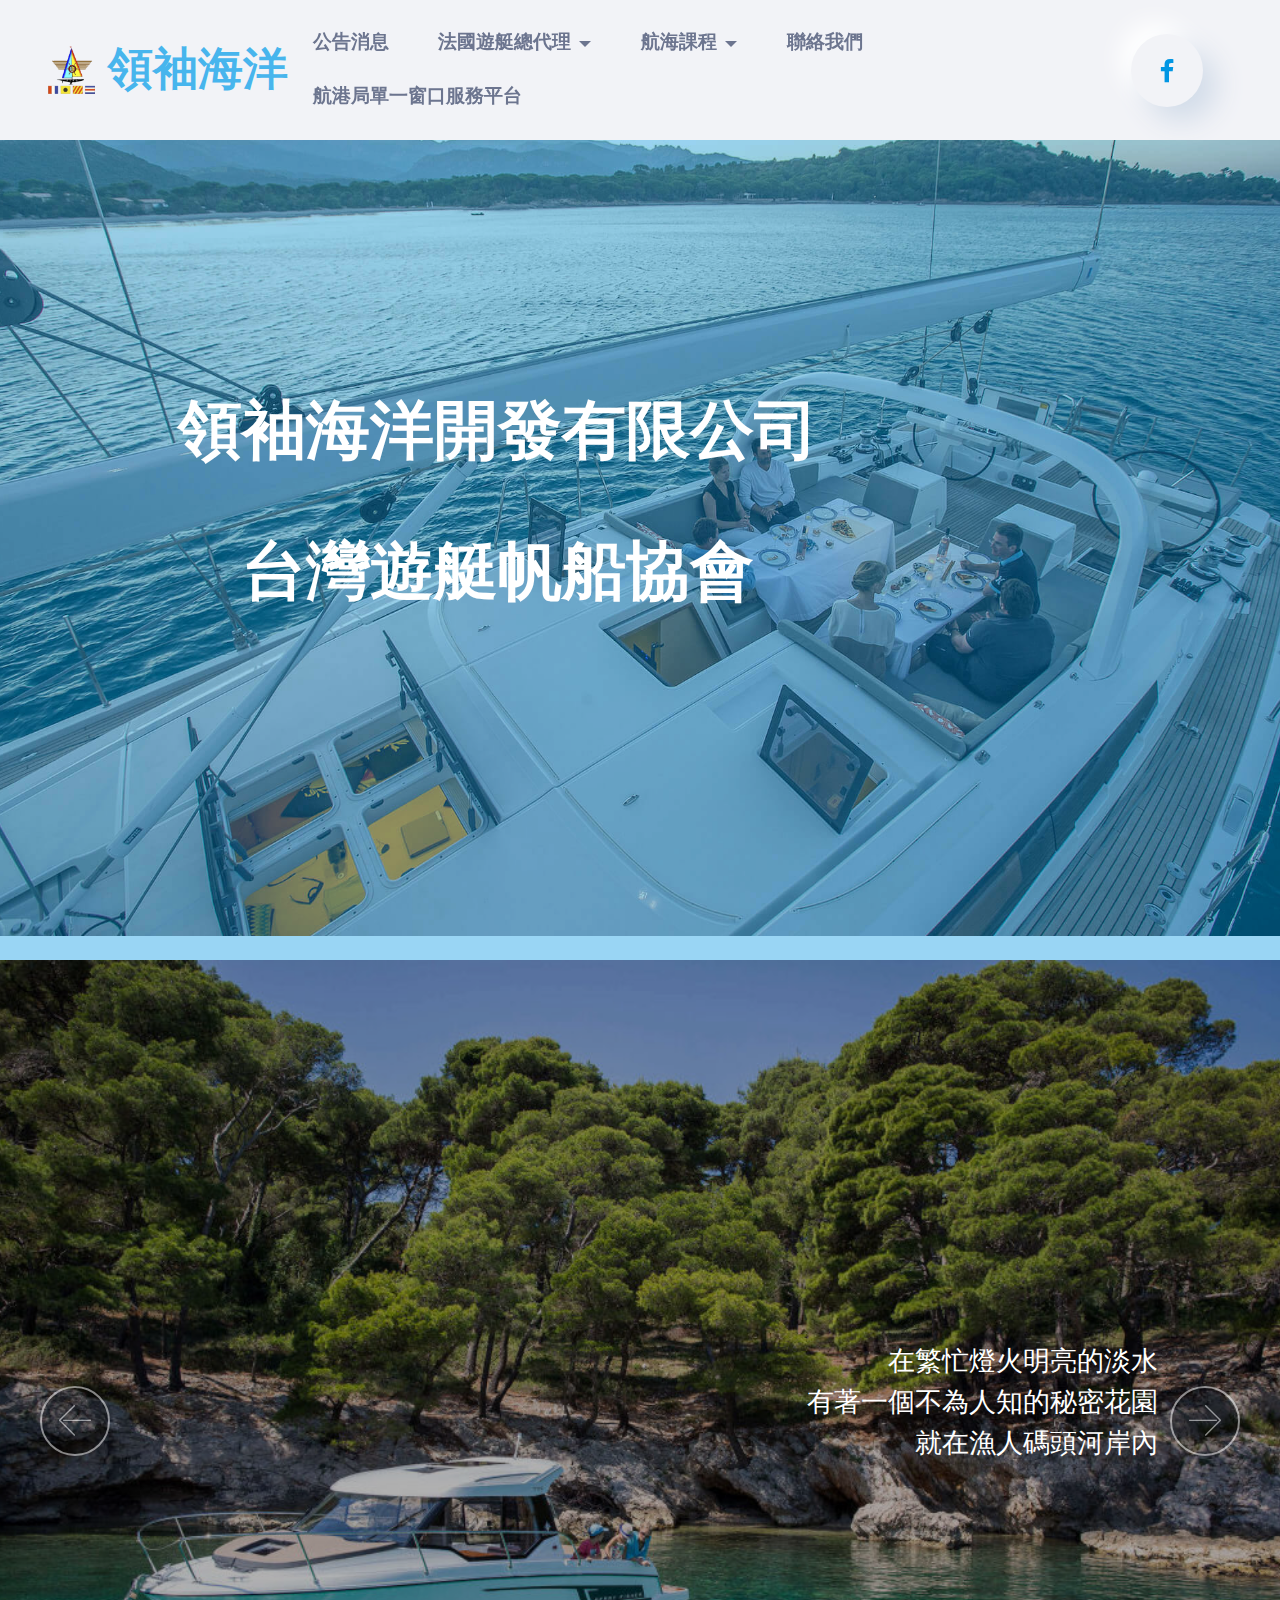
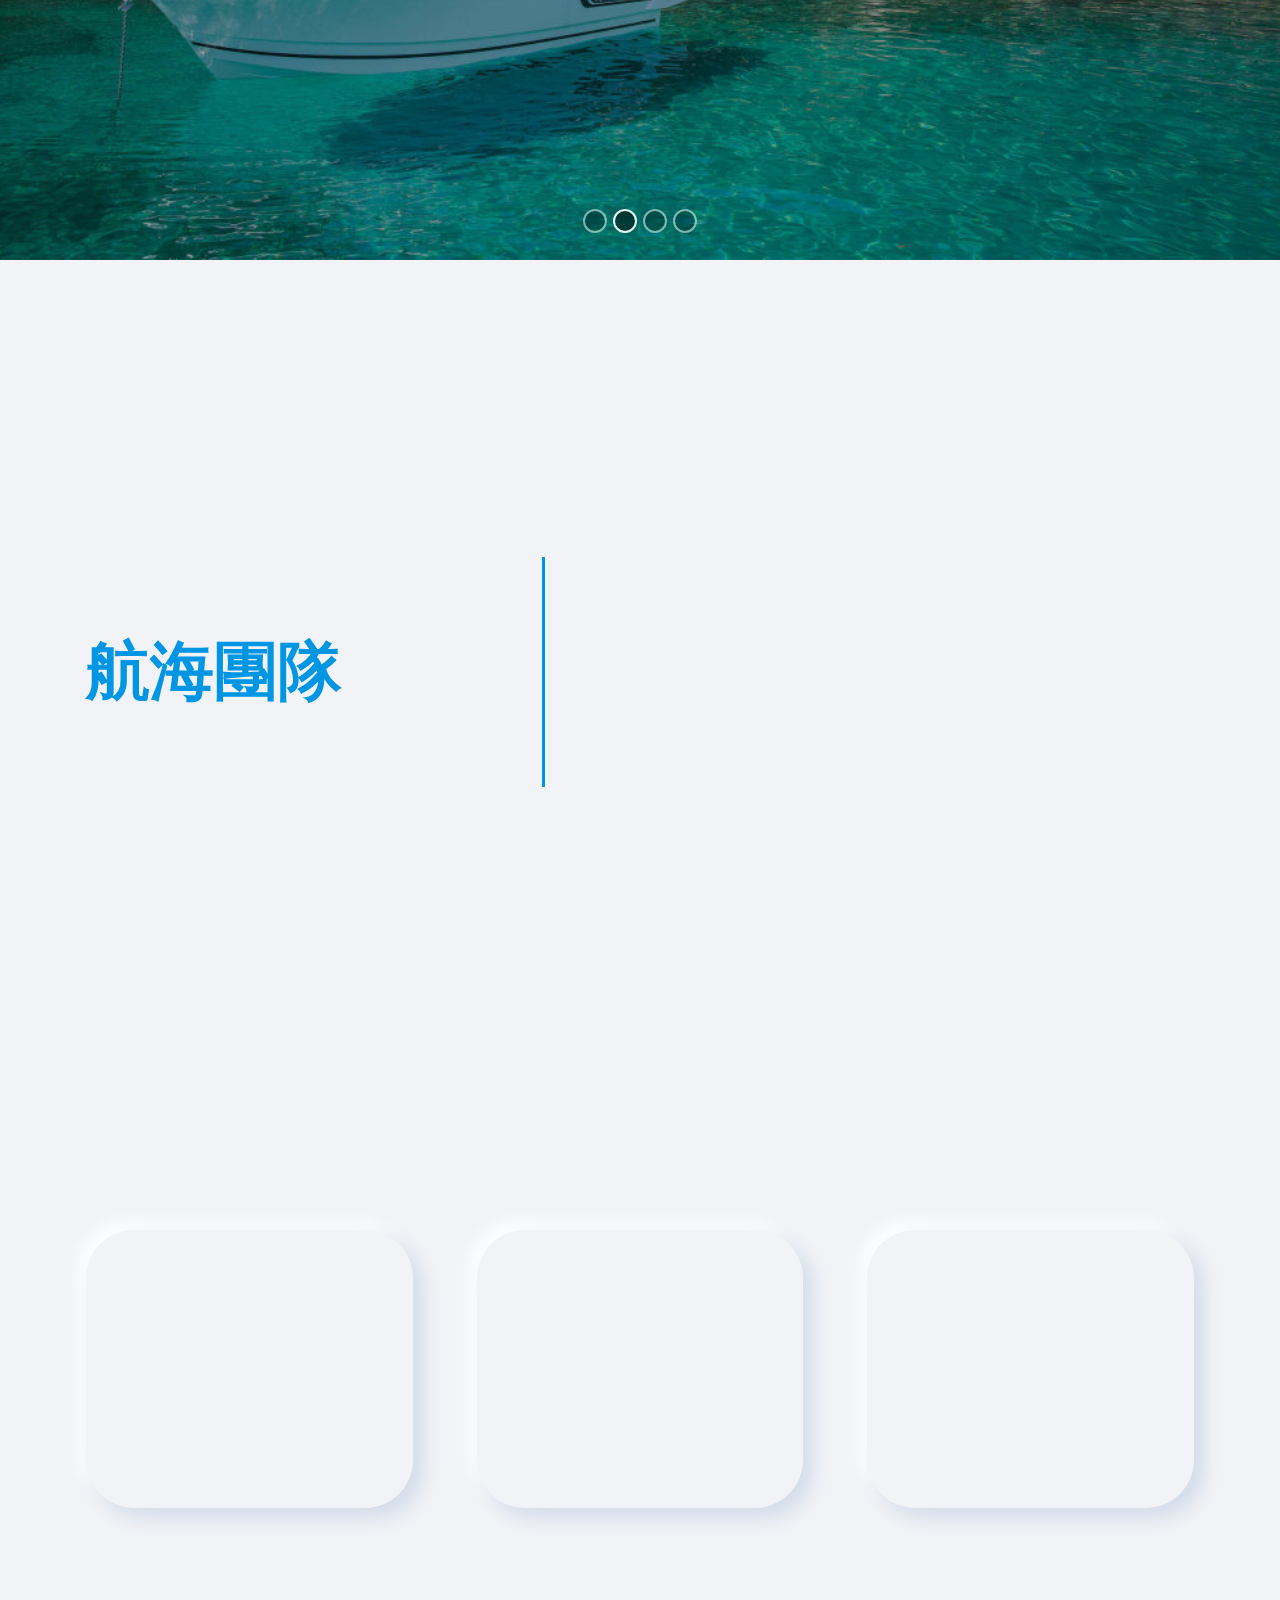
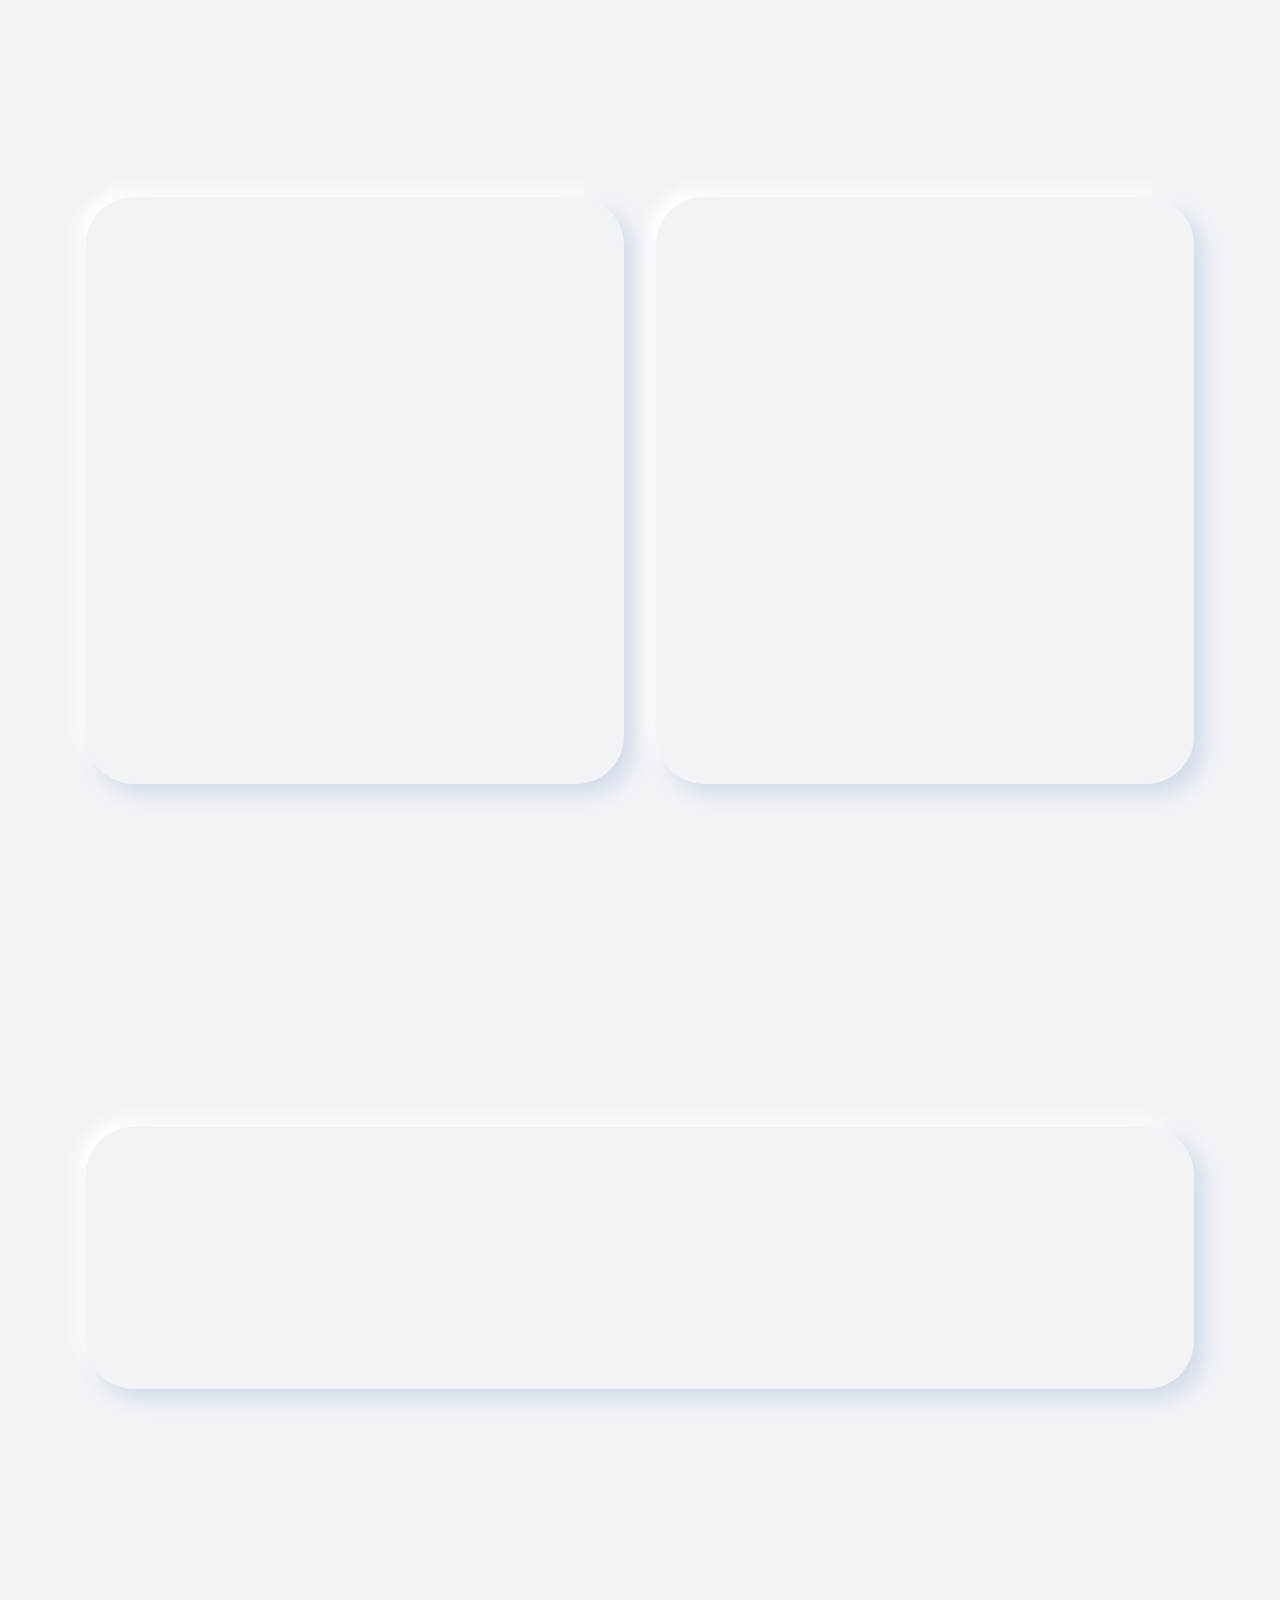
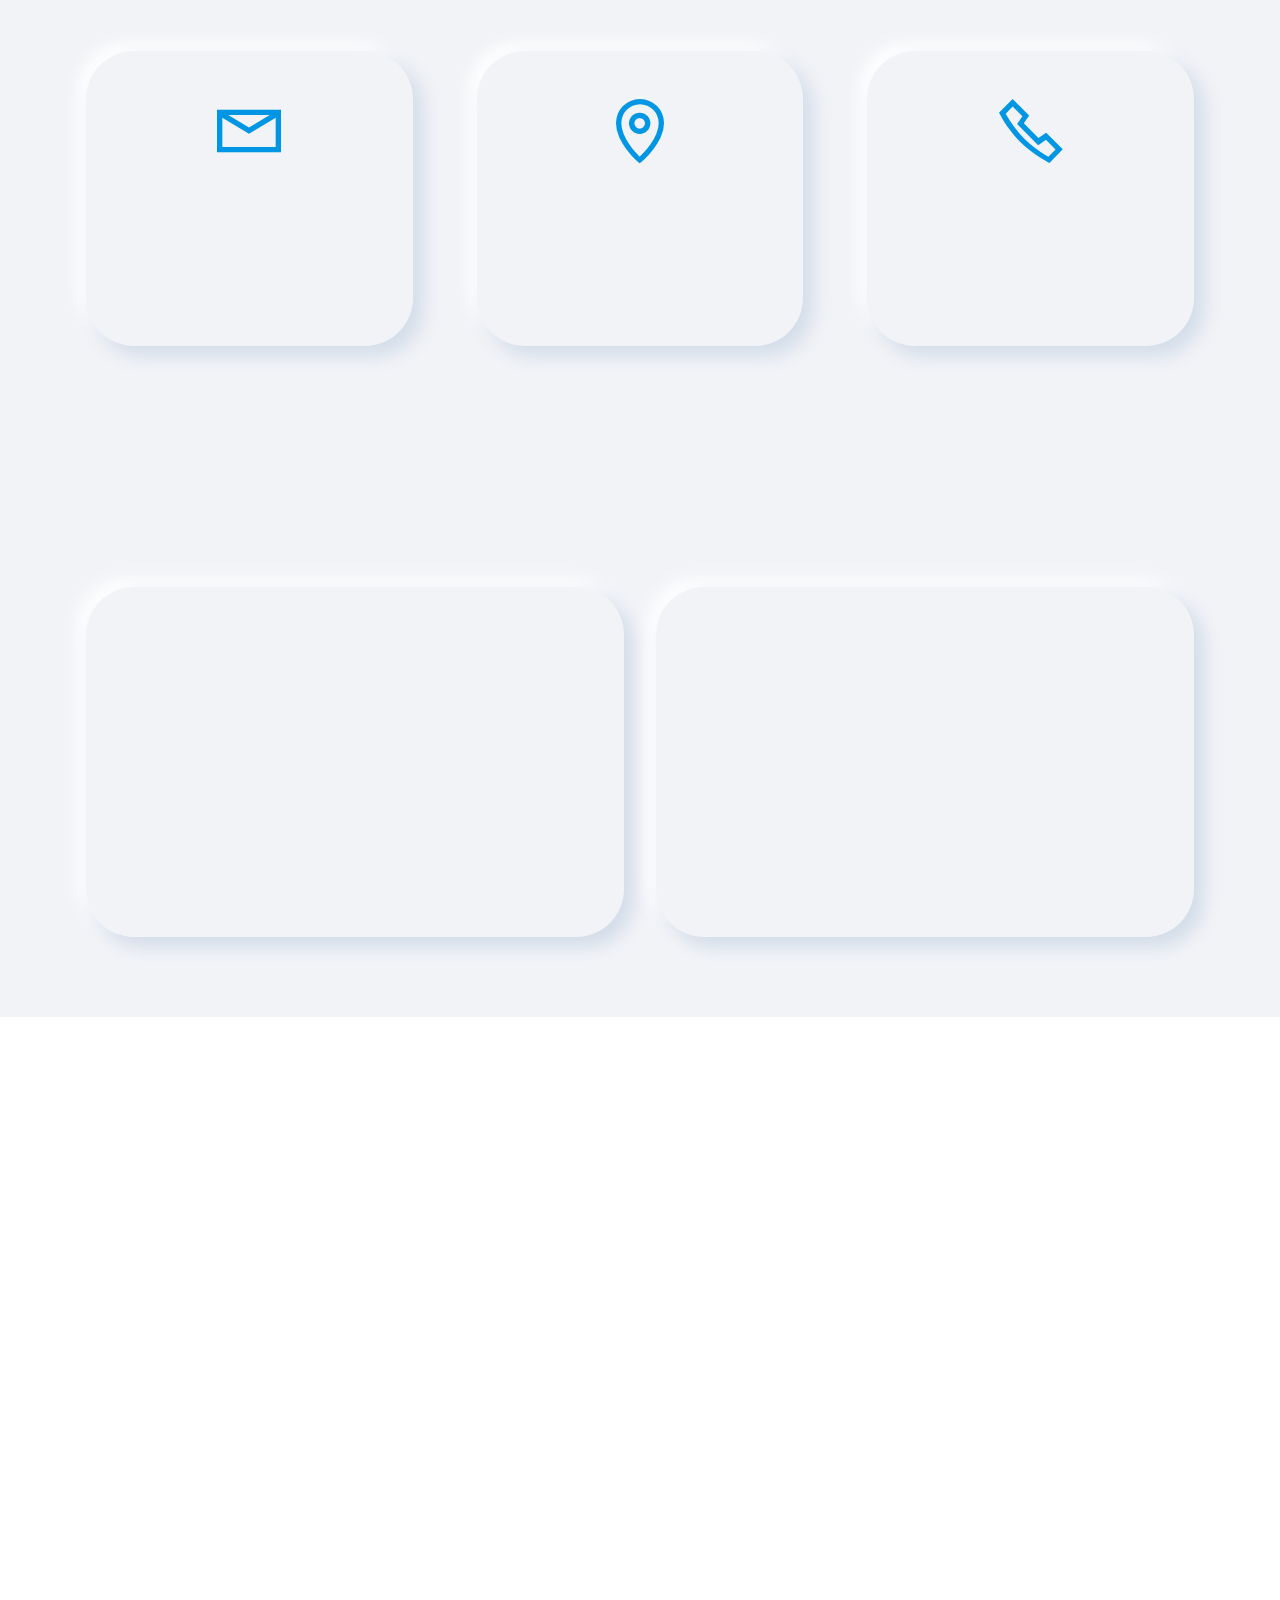
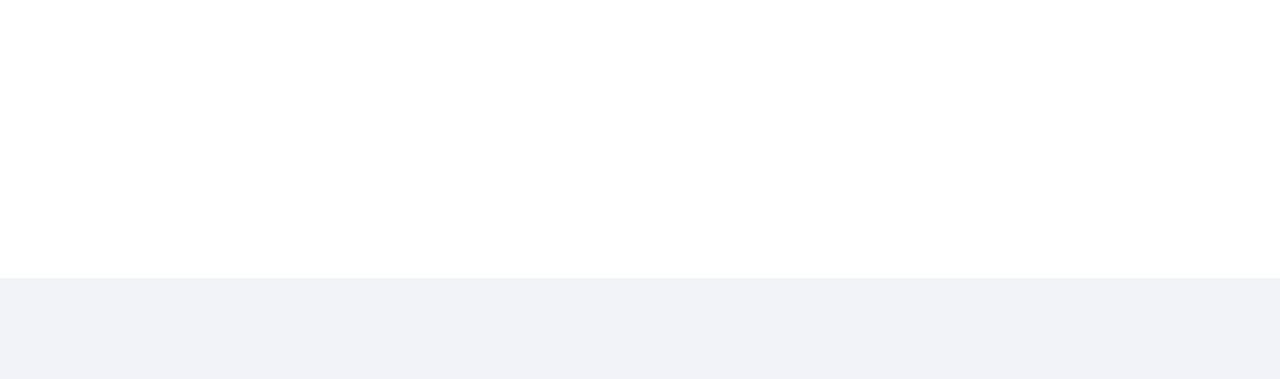
<file: index.html>
<!DOCTYPE html>
<html  lang="en">
<head>
  
  <meta charset="UTF-8">
  <meta http-equiv="X-UA-Compatible" content="IE=edge">
  
  <meta name="twitter:card" content="summary_large_image"/>
  <meta name="twitter:image:src" content="assets/images/index-meta.png">
  <meta property="og:image" content="assets/images/index-meta.png">
  <meta name="twitter:title" content="領袖海洋">
  <meta name="viewport" content="width=device-width, initial-scale=1, minimum-scale=1">
  <link rel="shortcut icon" href="assets/images/logo-78x80.png" type="image/x-icon">
  <meta name="description" content="">
  
  
  <title>領袖海洋</title>
  <link rel="stylesheet" href="assets/web/assets/mobirise-icons/mobirise-icons.css">
  <link rel="stylesheet" href="assets/icon54/style.css">
  <link rel="stylesheet" href="assets/icon54-v2/style.css">
  <link rel="stylesheet" href="assets/icon54-v3/style.css">
  <link rel="stylesheet" href="assets/web/assets/mobirise-icons2/mobirise2.css">
  <link rel="stylesheet" href="assets/tether/tether.min.css">
  <link rel="stylesheet" href="assets/bootstrap/css/bootstrap.min.css">
  <link rel="stylesheet" href="assets/bootstrap/css/bootstrap-grid.min.css">
  <link rel="stylesheet" href="assets/bootstrap/css/bootstrap-reboot.min.css">
  <link rel="stylesheet" href="assets/animatecss/animate.css">
  <link rel="stylesheet" href="assets/dropdown/css/style.css">
  <link rel="stylesheet" href="assets/socicon/css/styles.css">
  <link rel="stylesheet" href="assets/theme/css/style.css">
  <link rel="preload" href="https://fonts.googleapis.com/css?family=Bellota+Text:300,300i,400,400i,700,700i&display=swap" as="style" onload="this.onload=null;this.rel='stylesheet'">
  <noscript><link rel="stylesheet" href="https://fonts.googleapis.com/css?family=Bellota+Text:300,300i,400,400i,700,700i&display=swap"></noscript>
  <link rel="preload" as="style" href="assets/mobirise/css/mbr-additional.css"><link rel="stylesheet" href="assets/mobirise/css/mbr-additional.css" type="text/css">
  
  
  
  

</head>
<body>
  
  <section class="menu menu1 cid-svGO3L0vrV" once="menu" id="menu1-1">
    
    <nav class="navbar navbar-dropdown navbar-fixed-top navbar-expand-lg">
        <div class="container">
            <div class="navbar-brand">
                <span class="navbar-logo">
                    <a href="index.html">
                        <img src="assets/images/logo-78x80.png" alt="" style="height: 3rem;">
                    </a>
                </span>
                <span class="navbar-caption-wrap"><a class="navbar-caption text-info text-primary display-2" href="index.html">領袖海洋</a></span>
            </div>
            <button class="navbar-toggler" type="button" data-toggle="collapse" data-target="#navbarSupportedContent" aria-controls="navbarNavAltMarkup" aria-expanded="false" aria-label="Toggle navigation">
                <div class="hamburger">
                    <span></span>
                    <span></span>
                    <span></span>
                    <span></span>
                </div>
            </button>
            <div class="collapse navbar-collapse" id="navbarSupportedContent">
                <ul class="navbar-nav nav-dropdown nav-right" data-app-modern-menu="true"><li class="nav-item"><a class="nav-link link text-warning text-primary display-7" href="page1.html" target="_blank">公告消息<br></a></li>
                    <li class="nav-item dropdown"><a class="nav-link link text-warning dropdown-toggle display-7" href="#" data-toggle="dropdown-submenu" aria-expanded="false">法國遊艇總代理</a><div class="dropdown-menu"><a class="text-warning dropdown-item text-primary display-7" href="page2.html">法國Jeanneau Agent總代理</a><a class="text-warning dropdown-item text-primary display-7" href="page2.html" aria-expanded="false" target="_blank">法國Prestige總代理</a></div></li>
                    <li class="nav-item dropdown"><a class="nav-link link text-warning text-primary dropdown-toggle display-7" href="#" data-toggle="dropdown-submenu" aria-expanded="true">航海課程</a><div class="dropdown-menu"><a class="text-warning text-primary dropdown-item display-7" href="page3.html" target="_blank">填寫報名表單</a><a class="text-warning text-primary dropdown-item display-7" href="index.html#航海課程" aria-expanded="false">課程內容</a></div></li>
                    <li class="nav-item"><a class="nav-link link text-warning text-primary display-7" href="index.html#連結我們">聯絡我們</a>
                    </li><li class="nav-item"><a class="nav-link link text-warning text-primary display-7" href="https://web02.mtnet.gov.tw/" target="_blank">航港局單一窗口服務平台</a></li></ul>
                <div class="icons-menu">
                    <a class="iconfont-wrapper" href="https://www.facebook.com/marina.servicetw/" target="_blank">
                        <span class="p-2 mbr-iconfont socicon-facebook socicon"></span>
                    </a>
                    
                    
                    
                </div>
                
            </div>
        </div>
    </nav>
</section>

<section class="header3 cid-sKzyGnSwfd mbr-fullscreen mbr-parallax-background" id="header03-0">

    

    <div class="mbr-overlay" style="opacity: 0.4; background-color: rgb(1, 150, 227);"></div>

    <div class="container">
        <div class="row">
            <div class="col-12 col-lg-9">
                <h1 class="mbr-section-title mbr-fonts-style mb-3 display-1"><strong>領袖海洋開發有限公司</strong><br><br><strong>台灣遊艇帆船協會</strong></h1>
                
                
                
            </div>
        </div>
    </div>
</section>

<section class="slider1 agencym4_slider1 carousel slide cid-sKAg3vsaZc" data-interval="false" id="slider1-d">

	

	<div class="full-screen"><div class="mbr-slider slide carousel" data-keyboard="false" data-bs-keyboard="false" data-ride="carousel" data-bs-ride="carousel" data-interval="5000" data-bs-interval="5000" data-bs-pause="true" data-pause="true"><ol class="carousel-indicators"><li data-app-prevent-settings="" data-target="#slider1-d" data-bs-target="#slider1-d" data-slide-to="0" data-bs-slide-to="0"></li><li data-app-prevent-settings="" data-target="#slider1-d" data-bs-target="#slider1-d" class=" active" data-slide-to="1" data-bs-slide-to="1"></li><li data-app-prevent-settings="" data-target="#slider1-d" data-bs-target="#slider1-d" data-slide-to="2" data-bs-slide-to="2"></li><li data-app-prevent-settings="" data-target="#slider1-d" data-bs-target="#slider1-d" data-slide-to="3" data-bs-slide-to="3"></li></ol><div class="carousel-inner" role="listbox"><div class="carousel-item slider-fullscreen-image" data-bg-video-slide="false" style="background-image: url(assets/images/1-4-800x477.jpg);"><div class="container container-slide"><div class="image_wrapper"><div class="mbr-overlay" style="opacity: 0.2;"></div><img src="assets/images/1-4-800x477.jpg" alt="" title=""><div class="carousel-caption justify-content-center"><div class="col-10 align-right"><h2 class="mbr-fonts-style display-1"><strong>夢想與願望的起點</strong></h2></div></div></div></div></div><div class="carousel-item slider-fullscreen-image active" data-bg-video-slide="false" style="background-image: url(assets/images/home-slide3-1050x700.jpg);"><div class="container container-slide"><div class="image_wrapper"><div class="mbr-overlay" style="opacity: 0.3;"></div><img src="assets/images/home-slide3-1050x700.jpg" alt="" title=""><div class="carousel-caption justify-content-center"><div class="col-10 align-left"><p class="lead mbr-text mbr-fonts-style display-5">在繁忙燈火明亮的淡水
<br>有著一個不為人知的秘密花園
<br>就在漁人碼頭河岸內</p></div></div></div></div></div><div class="carousel-item slider-fullscreen-image" data-bg-video-slide="false" style="background-image: url(assets/images/home-slide2-1050x700.jpg);"><div class="container container-slide"><div class="image_wrapper"><div class="mbr-overlay" style="opacity: 0.2;"></div><img src="assets/images/home-slide2-1050x700.jpg" alt="" title=""><div class="carousel-caption justify-content-center"><div class="col-10 align-right"><h2 class="mbr-fonts-style display-1">處於淡水的秘密花園</h2></div></div></div></div></div><div class="carousel-item slider-fullscreen-image" data-bg-video-slide="https://youtu.be/BjTmFUh8qSM"><div class="mbr-overlay" style="opacity: 0;"></div><div class="container container-slide"><div class="image_wrapper"><div class="carousel-caption justify-content-center"><div class="col-10 align-right"><h2 class="mbr-fonts-style display-1">帶著義式美學出航吧</h2><div class="mbr-section-btn" buttons="0"><a class="btn display-4 btn-secondary" href="https://marina.com.tw/portfolio-item/prestige-750%ef%bc%9a%e5%b8%b6%e8%91%97%e7%be%a9%e5%bc%8f%e7%be%8e%e5%ad%b8%e5%87%ba%e8%88%aa%e5%90%a7/" target="_blank">PRESTIGE 750 &gt;</a> </div></div></div></div></div></div></div><a data-app-prevent-settings="" class="carousel-control carousel-control-prev" role="button" data-slide="prev" data-bs-slide="prev" href="#slider1-d"><span aria-hidden="true" class="mbri-left mbr-iconfont"></span><span class="sr-only visually-hidden">Previous</span></a><a data-app-prevent-settings="" class="carousel-control carousel-control-next" role="button" data-slide="next" data-bs-slide="next" href="#slider1-d"><span aria-hidden="true" class="mbri-right mbr-iconfont"></span><span class="sr-only visually-hidden">Next</span></a></div></div>

</section>

<section class="headers1 cid-svGO3o7YHJ" id="header01-0">
    
    <div class="container">
        <div class="row">
            <div class="col-12">
                <h5 class="mbr-section-title align-left mbr-fonts-style mb-3 display-5">
                    <strong>認識我們</strong>
                </h5>
            </div>
            <div class="col-12 col-md-12 col-lg-5 title-col">
                <h6 class="mbr-section-subtitle align-left mbr-fonts-style my-3 display-1"><strong>航海團隊</strong></h6>
            </div>
            <div class="col-12 col-md-12 text-col col-lg-6">
                <p class="mbr-text align-left mbr-fonts-style mb-0 display-7">我們結合了專業的技術，穩健、踏實的克服了不良的環境，<br>不斷的催促並協助政府對海洋遊憩的開放，<br>我們與法國的高檔遊艇帆船廠JEANNEAU簽下代理權，<br>並提供遊艇廠在台灣地區的售後服務，<br>這包括了保養、維修、保固以及遊艇的照護等，<br>為了讓客戶有更好的遊玩停泊空間，<br>我們也代理了世界遊艇碼頭大廠PORALU遊艇碼頭建設公司，<br>同時我們也辦理及訓練「交通部力小船駕駛訓練班」的業務。<br></p>
            </div>
        </div>
    </div>
</section>

<section class="features6 cid-svGOrpYd1R" id="航海課程">
    

    
    <div class="container">
        <div class="row">
            <div class="col-12 pb-5 col-lg-9">
                <h3 class="mbr-section-title mbr-fonts-style align-center mb-0 display-1">
                    <strong>航海課程</strong></h3>
                <h5 class="mbr-section-subtitle mbr-fonts-style align-center mb-0 mt-2 display-7"><strong>Our Class</strong></h5>
            </div>
        </div>
        <div class="row justify-content-center">
            <div class="card col-12 col-md-6 col-lg-4">
                <div class="card-wrapper">
                    <div class="card-box align-left">
                        <div class="iconfont-wrapper">
                            <a href="page1.html" target="_blank"><span class="mbr-iconfont icon54-v2-rudder"></span></a>
                        </div>
                        <h5 class="card-title mbr-fonts-style display-5"><strong>遊艇與動力小船</strong><br><strong>駕駛訓練班</strong></h5>
                        
                    </div>
                </div>
            </div>
            <div class="card col-12 col-md-6 col-lg-4">
                <div class="card-wrapper">
                    <div class="card-box align-left">
                        <div class="iconfont-wrapper">
                            <a href="page1.html" target="_blank"><span class="mbr-iconfont icon54-v1-ship-2"></span></a>
                        </div>
                        <h5 class="card-title mbr-fonts-style display-5"><strong>遊艇務實進階訓練</strong><br><strong>各項課程</strong></h5>
                        
                    </div>
                </div>
            </div>
            <div class="card col-12 col-md-6 col-lg-4">
                <div class="card-wrapper">
                    <div class="card-box align-left">
                        <div class="iconfont-wrapper">
                            <a href="page1.html" target="_blank"><span class="mbr-iconfont icon54-v3-test"></span></a>
                        </div>
                        <h5 class="card-title mbr-fonts-style display-5"><strong>線上學科</strong><br><strong>模擬測驗</strong></h5>
                        
                    </div>
                </div>
            </div>
        </div>
    </div>
</section>

<section class="features7 cid-svMHDEbjkQ" id="features07-j">
    
    
    <div class="container">
        <div class="mbr-section-head pb-5">
            <h4 class="mbr-section-title mbr-fonts-style align-center mb-0 display-2"><strong>法國Jeanneau Agent總代理</strong></h4>
            
        </div>
        <div class="row">
            <div class="item features-image сol-12 col-md-6 col-lg-6">
                <div class="item-wrapper">
                    <div class="item-img">
                        <img src="assets/images/1-4-800x477.jpg" alt="">
                    </div>
                    <div class="item-content">
                        
                        <h5 class="item-title mbr-fonts-style display-5"><strong>Merry Fisher 38 Fly</strong></h5>
                        <p class="mbr-text mbr-fonts-style mt-3 display-4">新款MERRY FISHER 38 FLY是一艘卓越的巡航艇，船上生活的親密度和舒適度均得到了升級！<br>全長&nbsp;11.43 m / 37’6″
<br>船體長&nbsp;9.98 m / 32’9″...<br></p>

                        <span class="mbr-link mbr-fonts-style mb-3 display-7"><strong><a href="page2.html" class="text-primary" target="_blank">Read more</a></strong></span>

                    </div>

                </div>
            </div>
            <div class="item features-image сol-12 col-md-6 col-lg-6">
                <div class="item-wrapper">
                    <div class="item-img">
                        <img src="assets/images/1-3-800x533.jpg" alt="">
                    </div>
                    <div class="item-content">
                        
                        <h5 class="item-title mbr-fonts-style display-5"><strong>Merry Fisher 895</strong></h5>
                        <p class="mbr-text mbr-fonts-style mt-3 display-4">帶著她巧妙的細節，Merry Fisher 895給予難忘的巡航體驗，完美地與家人一起分享特別的時刻！<br>全長 8.9 m / 29’2″<br>船體長 7.98 m / 26’2″...<br></p>

                        <span class="mbr-link mbr-fonts-style mb-3 display-7"><strong><a href="page2.html" class="text-primary" target="_blank">Read more</a></strong></span>

                    </div>

                </div>
            </div>


        </div>
    </div>
</section>

<section class="clients2 cid-svGOz5Sywu" id="clients03-4">
    
    <div class="images-container container">
        <div class="mbr-section-head pb-5">
            <h3 class="mbr-section-title mbr-fonts-style align-center mb-0 display-1">
                <strong>合作伙伴</strong></h3>
            
            
        </div>
        <div class="row justify-content-center">
            <div class="col-lg-2 col-md-4 card">
                <a href="https://www.jeanneau.com/en/" target="_blank"><img src="assets/images/-236x129.png" alt=""></a>
            </div>
            <div class="col-lg-2 col-md-4 card">
                <a href="https://www.prestige-yachts.com/en-us/" target="_blank"><img src="assets/images/logo-full.svg" alt=""></a>
            </div>
            <div class="col-lg-2 col-md-4 card">
                <a href="https://web02.mtnet.gov.tw/" target="_blank"><img src="assets/images/9dff0c09-8a16-4495-9391-984620894f6c-236x84.jpg" alt=""></a>
            </div>
            <div class="col-lg-2 col-md-4 card">
                <a href="index.html"><img src="assets/images/logo-222x227.png" alt=""></a>
            </div>
            <div class="col-lg-2 col-md-4 card">
                <a href="https://www.cwb.gov.tw/V8/C/" target="_blank"><img src="assets/images/59c8fb87-80c1-48a4-b531-8390934aed7d-236x84.jpg" alt=""></a>
            </div>
            
        </div>
    </div>
</section>

<section class="contact5 cid-svMHuAElzZ" id="連結我們">
    

    
    <div class="container">
        <div class="row">
            <div class="col-12 pb-5 col-lg-9">
                <h3 class="mbr-section-title mbr-fonts-style align-center mb-0 display-1"><strong>連絡我們</strong></h3>
                
            </div>
        </div>
        <div class="row justify-content-center">
            <div class="card col-12 col-md-6 col-lg-4">
                <div class="card-wrapper">
                    <div class="card-box align-left">
                        <div class="iconfont-wrapper">
                            <span class="mbr-iconfont mobi-mbri-letter mobi-mbri"></span>
                        </div>
                        <h5 class="card-title mbr-fonts-style display-5"><strong>Email</strong></h5>
                        <p class="card-text mbr-fonts-style display-7">boats@ms21.hinet.net<br></p>
                    </div>
                </div>
            </div>
            <div class="card col-12 col-md-6 col-lg-4">
                <div class="card-wrapper">
                    <div class="card-box align-left">
                        <div class="iconfont-wrapper">
                            <span class="mbr-iconfont mobi-mbri-map-pin mobi-mbri"></span>
                        </div>
                        <h5 class="card-title mbr-fonts-style display-5"><strong>Office</strong></h5>
                        <p class="card-text mbr-fonts-style display-7">新北市淡水區<br>中正路2段18號5樓之6<br></p>
                    </div>
                </div>
            </div>
            <div class="card col-12 col-md-6 col-lg-4">
                <div class="card-wrapper">
                    <div class="card-box align-left">
                        <div class="iconfont-wrapper">
                            <span class="mbr-iconfont mobi-mbri-phone mobi-mbri"></span>
                        </div>
                        <h5 class="card-title mbr-fonts-style display-5"><strong>Phone</strong></h5>
                        <p class="card-text mbr-fonts-style display-7">02-2805-0123<br>02-2805-5777(FAX)<br></p>
                    </div>
                </div>
            </div>
        </div>
    </div>
</section>

<section class="contact7 cid-svGOB0XGuN" id="contacts07-7">
    

    

    <div class="container">
        <div class="row">
            <div class="col-12">
                <h3 class="mbr-section-title mb-5 align-center mbr-fonts-style display-2"><strong>我們的位置</strong></h3>
            </div>
            <div class="col-12 col-lg-6 md-pb">
                
                <div class="google-map"><iframe frameborder="0" style="border:0" src="https://www.google.com/maps/embed/v1/place?key=AIzaSyDk89J4FSunMF33ruMVWJaJht_Ro0kvoXs&amp;q=251新北市淡水區中正路二段18號" allowfullscreen=""></iframe></div>
            </div>
            <div class="col-12 col-lg-6">
                
                <div class="google-map"><iframe frameborder="0" style="border:0" src="https://www.google.com/maps/embed/v1/place?key=AIzaSyDk89J4FSunMF33ruMVWJaJht_Ro0kvoXs&amp;q=領袖海洋淡水遊艇碼頭" allowfullscreen=""></iframe></div>
            </div>
        </div>
    </div>
</section>

<section class="facebook-page cid-sKAr3SaH8T" id="facebook-page-i">
    
    <div class="container">
        <div class="mbr-section-head">
            <h4 class="mbr-section-title mbr-fonts-style align-center mb-0 display-2"><strong>
</strong><div><span style="font-size: 2.8rem;">領袖海洋-粉絲專頁</span></div></h4>
            
            
        </div>
        <div class="row justify-content-center mt-4">
            <iframe width="340" height="500" style="border:none;overflow:hidden" scrolling="no" frameborder="0" allowtransparency="true" allow="encrypted-media" src="https://www.facebook.com/plugins/page.php?href=https://www.facebook.com/marina.servicetw/&amp;tabs=timeline,events,messages&amp;width=500&amp;height=620&amp;small_header=false&amp;adapt_container_width=true&amp;hide_cover=false&amp;hide_cta=false&amp;appId=2773163886047820"></iframe>
        </div>
    </div>
</section>

<section class="footer1 cid-svGOEmEDBN" once="footers" id="footer01-a">

    

    

    <div class="container">
        <div class="row align-left mbr-white">
            <div class="col-lg-3">
                <p class="mbr-title mb-0 mbr-fonts-style display-5"><strong>
                        領袖海洋</strong><br>
                </p>
            </div>
            <div class="col-lg-9">
                <p class="mbr-text mb-0 mbr-fonts-style display-4">
                    © Copyright 2021 領袖海洋- All Rights Reserved<br>
                </p>
            </div>
        </div>
    </div>
</section>


<script src="assets/web/assets/jquery/jquery.min.js"></script>
  <script src="assets/popper/popper.min.js"></script>
  <script src="assets/tether/tether.min.js"></script>
  <script src="assets/bootstrap/js/bootstrap.min.js"></script>
  <script src="assets/smoothscroll/smooth-scroll.js"></script>
  <script src="assets/viewportchecker/jquery.viewportchecker.js"></script>
  <script src="assets/dropdown/js/nav-dropdown.js"></script>
  <script src="assets/dropdown/js/navbar-dropdown.js"></script>
  <script src="assets/touchswipe/jquery.touch-swipe.min.js"></script>
  <script src="assets/parallax/jarallax.min.js"></script>
  <script src="assets/ytplayer/jquery.mb.ytplayer.min.js"></script>
  <script src="assets/vimeoplayer/jquery.mb.vimeo_player.js"></script>
  <script src="assets/bootstrapcarouselswipe/bootstrap-carousel-swipe.js"></script>
  <script src="https://connect.facebook.net/en_US/sdk.js#xfbml=1&autoLogAppEvents=1&version=v8.0&appId=3122493341137768"></script>
  <script src="assets/theme/js/script.js"></script>
  <script src="assets/slidervideo/script.js"></script>
  
  
  
 <div id="scrollToTop" class="scrollToTop mbr-arrow-up"><a style="text-align: center;"><i class="mbr-arrow-up-icon mbr-arrow-up-icon-cm cm-icon cm-icon-smallarrow-up"></i></a></div>
    <input name="animation" type="hidden">
  
</body>
</html>
</file>
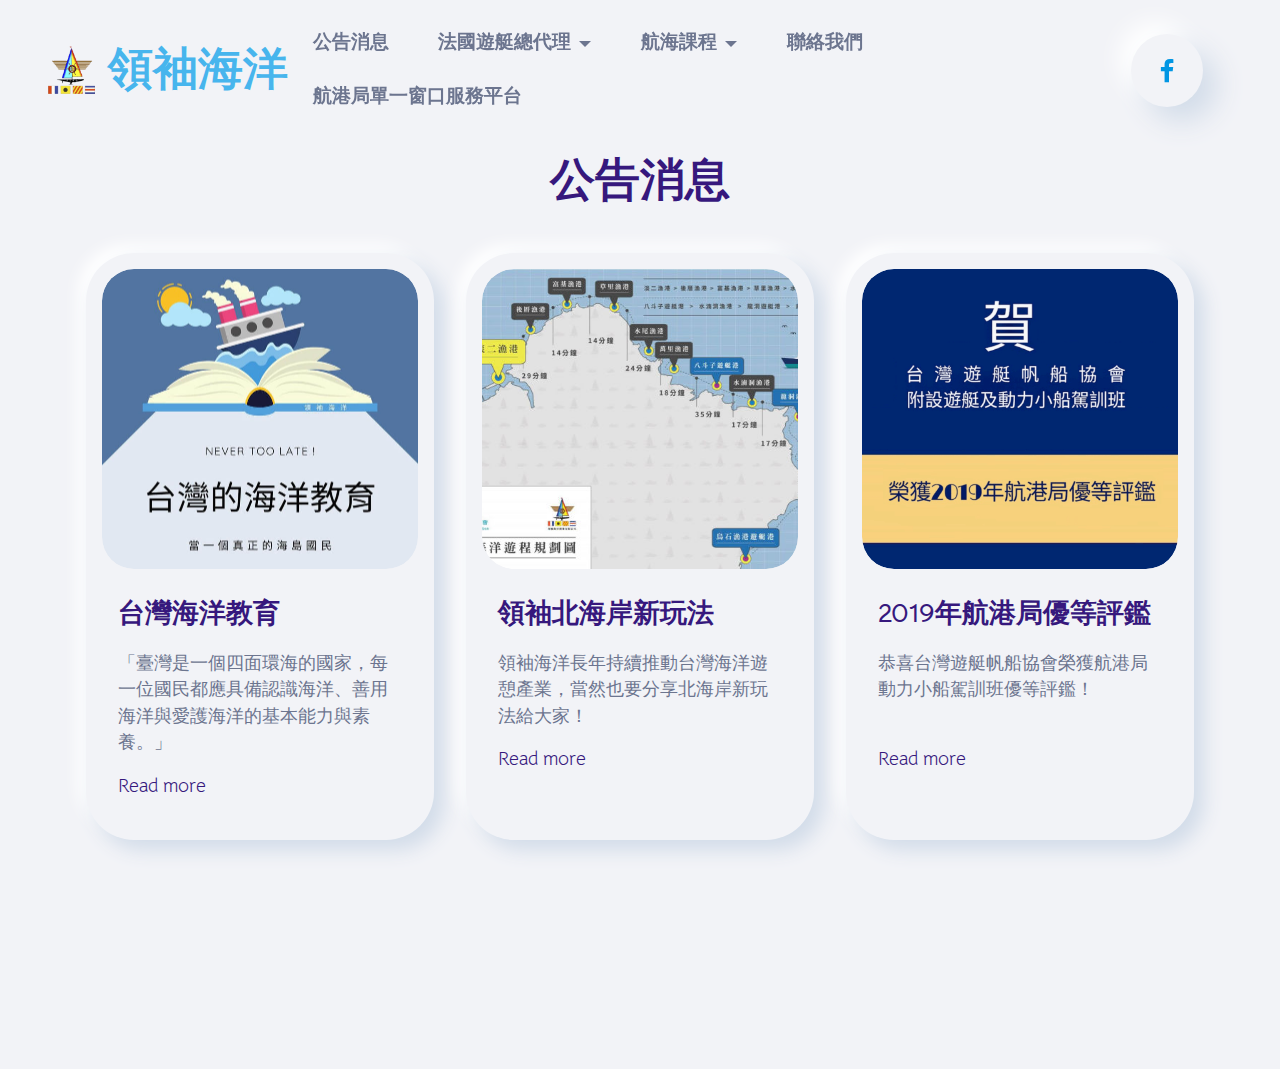
<file: page1.html>
<!DOCTYPE html>
<html  lang="en">
<head>
  
  <meta charset="UTF-8">
  <meta http-equiv="X-UA-Compatible" content="IE=edge">
  
  <meta name="viewport" content="width=device-width, initial-scale=1, minimum-scale=1">
  <link rel="shortcut icon" href="assets/images/logo-78x80.png" type="image/x-icon">
  <meta name="description" content="">
  
  
  <title>Page 1</title>
  <link rel="stylesheet" href="assets/tether/tether.min.css">
  <link rel="stylesheet" href="assets/bootstrap/css/bootstrap.min.css">
  <link rel="stylesheet" href="assets/bootstrap/css/bootstrap-grid.min.css">
  <link rel="stylesheet" href="assets/bootstrap/css/bootstrap-reboot.min.css">
  <link rel="stylesheet" href="assets/animatecss/animate.css">
  <link rel="stylesheet" href="assets/dropdown/css/style.css">
  <link rel="stylesheet" href="assets/socicon/css/styles.css">
  <link rel="stylesheet" href="assets/theme/css/style.css">
  <link rel="preload" href="https://fonts.googleapis.com/css?family=Bellota+Text:300,300i,400,400i,700,700i&display=swap" as="style" onload="this.onload=null;this.rel='stylesheet'">
  <noscript><link rel="stylesheet" href="https://fonts.googleapis.com/css?family=Bellota+Text:300,300i,400,400i,700,700i&display=swap"></noscript>
  <link rel="preload" as="style" href="assets/mobirise/css/mbr-additional.css"><link rel="stylesheet" href="assets/mobirise/css/mbr-additional.css" type="text/css">
  
  
  
  

</head>
<body>
  
  <section class="menu menu1 cid-svGO3L0vrV" once="menu" id="menu1-3">
    
    <nav class="navbar navbar-dropdown navbar-fixed-top navbar-expand-lg">
        <div class="container">
            <div class="navbar-brand">
                <span class="navbar-logo">
                    <a href="index.html">
                        <img src="assets/images/logo-78x80.png" alt="" style="height: 3rem;">
                    </a>
                </span>
                <span class="navbar-caption-wrap"><a class="navbar-caption text-info text-primary display-2" href="index.html">領袖海洋</a></span>
            </div>
            <button class="navbar-toggler" type="button" data-toggle="collapse" data-target="#navbarSupportedContent" aria-controls="navbarNavAltMarkup" aria-expanded="false" aria-label="Toggle navigation">
                <div class="hamburger">
                    <span></span>
                    <span></span>
                    <span></span>
                    <span></span>
                </div>
            </button>
            <div class="collapse navbar-collapse" id="navbarSupportedContent">
                <ul class="navbar-nav nav-dropdown nav-right" data-app-modern-menu="true"><li class="nav-item"><a class="nav-link link text-warning text-primary display-7" href="page1.html" target="_blank">公告消息<br></a></li>
                    <li class="nav-item dropdown"><a class="nav-link link text-warning dropdown-toggle display-7" href="#" data-toggle="dropdown-submenu" aria-expanded="false">法國遊艇總代理</a><div class="dropdown-menu"><a class="text-warning dropdown-item text-primary display-7" href="page2.html">法國Jeanneau Agent總代理</a><a class="text-warning dropdown-item text-primary display-7" href="page2.html" aria-expanded="false" target="_blank">法國Prestige總代理</a></div></li>
                    <li class="nav-item dropdown open"><a class="nav-link link text-warning text-primary dropdown-toggle display-7" href="#" data-toggle="dropdown-submenu" aria-expanded="true">航海課程</a><div class="dropdown-menu"><a class="text-warning text-primary dropdown-item display-7" href="page3.html" target="_blank">填寫報名表單</a><a class="text-warning text-primary dropdown-item display-7" href="index.html#航海課程" aria-expanded="false">課程內容</a></div></li>
                    <li class="nav-item"><a class="nav-link link text-warning text-primary display-7" href="index.html#連結我們">聯絡我們</a>
                    </li><li class="nav-item"><a class="nav-link link text-warning text-primary display-7" href="https://web02.mtnet.gov.tw/" target="_blank">航港局單一窗口服務平台</a></li></ul>
                <div class="icons-menu">
                    <a class="iconfont-wrapper" href="https://www.facebook.com/marina.servicetw/" target="_blank">
                        <span class="p-2 mbr-iconfont socicon-facebook socicon"></span>
                    </a>
                    
                    
                    
                </div>
                
            </div>
        </div>
    </nav>
</section>

<section class="features7 cid-sKzMpAn8TM" id="features08-5">
    
    
    <div class="container">
        <div class="mbr-section-head pb-5">
            <h4 class="mbr-section-title mbr-fonts-style align-center mb-0 display-2">
                <strong>公告消息</strong></h4>
            
        </div>
        <div class="row justify-content-center">
            <div class="item features-image сol-12 col-md-6 col-lg-4">
                <div class="item-wrapper">
                    <div class="item-img">
                        <img src="assets/images/100891586-2976680875714857-7061428346365673472-o-631x631.jpg" alt="">
                    </div>
                    <div class="item-content">
                        
                        <h5 class="item-title mbr-fonts-style display-5"><strong>台灣海洋教育</strong></h5>
                        <p class="mbr-text mbr-fonts-style mt-3 display-4">「臺灣是一個四面環海的國家，每一位國民都應具備認識海洋、善用海洋與愛護海洋的基本能力與素養。」<br></p>

                        <span class="mbr-link mbr-fonts-style display-7"><strong><a href="page1.html" class="text-primary">Read more</a></strong></span>

                    </div>

                </div>
            </div>
            <div class="item features-image сol-12 col-md-6 col-lg-4">
                <div class="item-wrapper">
                    <div class="item-img">
                        <img src="assets/images/87810492-2760135557369391-6200735510340567040-o-631x421.jpg" alt="">
                    </div>
                    <div class="item-content">
                        
                        <h5 class="item-title mbr-fonts-style display-5"><strong>領袖北海岸新玩法</strong></h5>
                        <p class="mbr-text mbr-fonts-style mt-3 display-4">領袖海洋長年持續推動台灣海洋遊憩產業，當然也要分享北海岸新玩法給大家！<br></p>

                        <span class="mbr-link mbr-fonts-style display-7"><strong><a href="page1.html" class="text-primary">Read more</a></strong></span>

                    </div>

                </div>
            </div>
            <div class="item features-image сol-12 col-md-6 col-lg-4">
                <div class="item-wrapper">
                    <div class="item-img">
                        <img src="assets/images/-2020-02-19-11.11.11-1-631x464.png" alt="">
                    </div>
                    <div class="item-content">
                        
                        <h5 class="item-title mbr-fonts-style display-5"><strong>2019年航港局優等評鑑</strong></h5>
                        <p class="mbr-text mbr-fonts-style mt-3 display-4">恭喜台灣遊艇帆船協會榮獲航港局動力小船駕訓班優等評鑑！<br><br></p>

                        <span class="mbr-link mbr-fonts-style display-7"><strong><a href="page1.html" class="text-primary">Read more</a></strong></span>

                    </div>

                </div>
            </div>


        </div>
    </div>
</section>

<section class="footer1 cid-svGOEmEDBN" once="footers" id="footer01-4">

    

    

    <div class="container">
        <div class="row align-left mbr-white">
            <div class="col-lg-3">
                <p class="mbr-title mb-0 mbr-fonts-style display-5"><strong>
                        領袖海洋</strong><br>
                </p>
            </div>
            <div class="col-lg-9">
                <p class="mbr-text mb-0 mbr-fonts-style display-4">
                    © Copyright 2021 領袖海洋- All Rights Reserved<br>
                </p>
            </div>
        </div>
    </div>
</section>


<script src="assets/web/assets/jquery/jquery.min.js"></script>
  <script src="assets/popper/popper.min.js"></script>
  <script src="assets/tether/tether.min.js"></script>
  <script src="assets/bootstrap/js/bootstrap.min.js"></script>
  <script src="assets/smoothscroll/smooth-scroll.js"></script>
  <script src="assets/viewportchecker/jquery.viewportchecker.js"></script>
  <script src="assets/dropdown/js/nav-dropdown.js"></script>
  <script src="assets/dropdown/js/navbar-dropdown.js"></script>
  <script src="assets/touchswipe/jquery.touch-swipe.min.js"></script>
  <script src="assets/theme/js/script.js"></script>
  
  
  
 <div id="scrollToTop" class="scrollToTop mbr-arrow-up"><a style="text-align: center;"><i class="mbr-arrow-up-icon mbr-arrow-up-icon-cm cm-icon cm-icon-smallarrow-up"></i></a></div>
    <input name="animation" type="hidden">
  
</body>
</html>
</file>
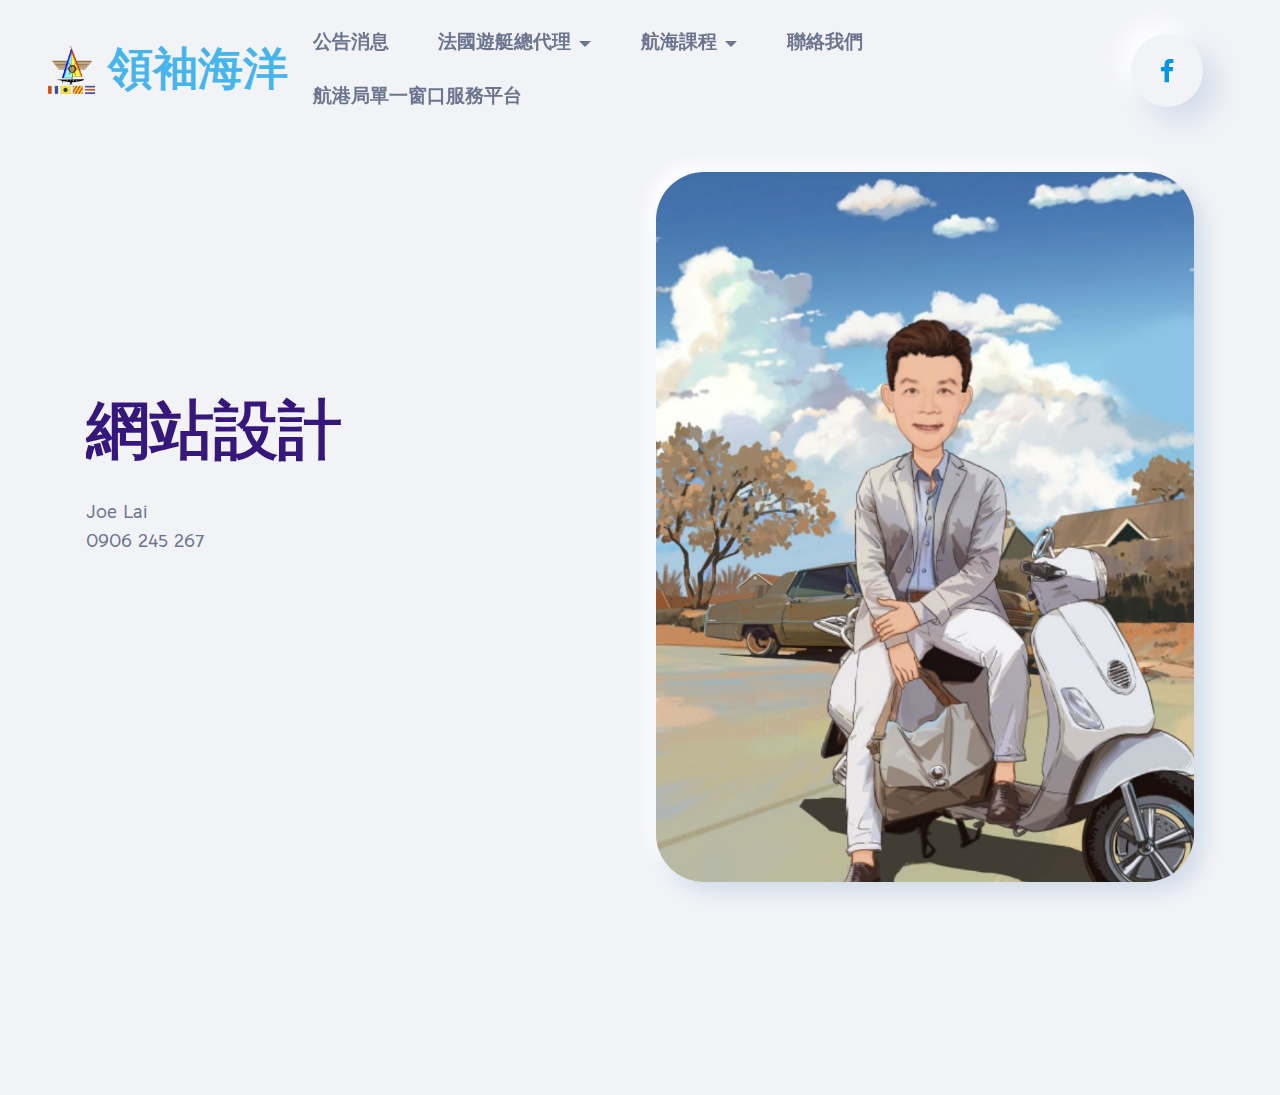
<file: page2.html>
<!DOCTYPE html>
<html  lang="en">
<head>
  
  <meta charset="UTF-8">
  <meta http-equiv="X-UA-Compatible" content="IE=edge">
  
  <meta name="viewport" content="width=device-width, initial-scale=1, minimum-scale=1">
  <link rel="shortcut icon" href="assets/images/logo-78x80.png" type="image/x-icon">
  <meta name="description" content="">
  
  
  <title>Page 2</title>
  <link rel="stylesheet" href="assets/web/assets/mobirise-icons2/mobirise2.css">
  <link rel="stylesheet" href="assets/tether/tether.min.css">
  <link rel="stylesheet" href="assets/bootstrap/css/bootstrap.min.css">
  <link rel="stylesheet" href="assets/bootstrap/css/bootstrap-grid.min.css">
  <link rel="stylesheet" href="assets/bootstrap/css/bootstrap-reboot.min.css">
  <link rel="stylesheet" href="assets/animatecss/animate.css">
  <link rel="stylesheet" href="assets/dropdown/css/style.css">
  <link rel="stylesheet" href="assets/socicon/css/styles.css">
  <link rel="stylesheet" href="assets/theme/css/style.css">
  <link rel="preload" href="https://fonts.googleapis.com/css?family=Bellota+Text:300,300i,400,400i,700,700i&display=swap" as="style" onload="this.onload=null;this.rel='stylesheet'">
  <noscript><link rel="stylesheet" href="https://fonts.googleapis.com/css?family=Bellota+Text:300,300i,400,400i,700,700i&display=swap"></noscript>
  <link rel="preload" as="style" href="assets/mobirise/css/mbr-additional.css"><link rel="stylesheet" href="assets/mobirise/css/mbr-additional.css" type="text/css">
  
  
  
  

</head>
<body>
  
  <section class="menu menu1 cid-svGO3L0vrV" once="menu" id="menu1-6">
    
    <nav class="navbar navbar-dropdown navbar-fixed-top navbar-expand-lg">
        <div class="container">
            <div class="navbar-brand">
                <span class="navbar-logo">
                    <a href="index.html">
                        <img src="assets/images/logo-78x80.png" alt="" style="height: 3rem;">
                    </a>
                </span>
                <span class="navbar-caption-wrap"><a class="navbar-caption text-info text-primary display-2" href="index.html">領袖海洋</a></span>
            </div>
            <button class="navbar-toggler" type="button" data-toggle="collapse" data-target="#navbarSupportedContent" aria-controls="navbarNavAltMarkup" aria-expanded="false" aria-label="Toggle navigation">
                <div class="hamburger">
                    <span></span>
                    <span></span>
                    <span></span>
                    <span></span>
                </div>
            </button>
            <div class="collapse navbar-collapse" id="navbarSupportedContent">
                <ul class="navbar-nav nav-dropdown nav-right" data-app-modern-menu="true"><li class="nav-item"><a class="nav-link link text-warning text-primary display-7" href="page1.html" target="_blank">公告消息<br></a></li>
                    <li class="nav-item dropdown"><a class="nav-link link text-warning dropdown-toggle display-7" href="#" data-toggle="dropdown-submenu" aria-expanded="false">法國遊艇總代理</a><div class="dropdown-menu"><a class="text-warning dropdown-item text-primary display-7" href="page2.html">法國Jeanneau Agent總代理</a><a class="text-warning dropdown-item text-primary display-7" href="page2.html" aria-expanded="false" target="_blank">法國Prestige總代理</a></div></li>
                    <li class="nav-item dropdown open"><a class="nav-link link text-warning text-primary dropdown-toggle display-7" href="#" data-toggle="dropdown-submenu" aria-expanded="true">航海課程</a><div class="dropdown-menu"><a class="text-warning text-primary dropdown-item display-7" href="page3.html" target="_blank">填寫報名表單</a><a class="text-warning text-primary dropdown-item display-7" href="index.html#航海課程" aria-expanded="false">課程內容</a></div></li>
                    <li class="nav-item"><a class="nav-link link text-warning text-primary display-7" href="index.html#連結我們">聯絡我們</a>
                    </li><li class="nav-item"><a class="nav-link link text-warning text-primary display-7" href="https://web02.mtnet.gov.tw/" target="_blank">航港局單一窗口服務平台</a></li></ul>
                <div class="icons-menu">
                    <a class="iconfont-wrapper" href="https://www.facebook.com/marina.servicetw/" target="_blank">
                        <span class="p-2 mbr-iconfont socicon-facebook socicon"></span>
                    </a>
                    
                    
                    
                </div>
                
            </div>
        </div>
    </nav>
</section>

<section class="article5 cid-sKzPw0HeMo" id="article06-8">

    

    
    <div class="container">
        <div class="row justify-content-center">
            <div class="card col-12 col-lg">
                <div class="card-wrapper align-left">
                    <h6 class="card-title mbr-fonts-style mb-4 display-1"><strong>網站設計</strong></h6>
                    <p class="mbr-text mbr-fonts-style display-7"><strong>Joe Lai</strong><br><strong>0906 245 267<br></strong><br><strong><br></strong><br></p>
                    
                </div>
            </div>
            <div class="col-12 col-lg-6">
                <div class="image-wrapper">
                    <img src="assets/images/momentcamsys-20210705061243-511003902420-800x1130.jpeg" alt="">
                </div>
            </div>
        </div>
    </div>
</section>

<section class="footer1 cid-svGOEmEDBN" once="footers" id="footer01-7">

    

    

    <div class="container">
        <div class="row align-left mbr-white">
            <div class="col-lg-3">
                <p class="mbr-title mb-0 mbr-fonts-style display-5"><strong>
                        領袖海洋</strong><br>
                </p>
            </div>
            <div class="col-lg-9">
                <p class="mbr-text mb-0 mbr-fonts-style display-4">
                    © Copyright 2021 領袖海洋- All Rights Reserved<br>
                </p>
            </div>
        </div>
    </div>
</section>


<script src="assets/web/assets/jquery/jquery.min.js"></script>
  <script src="assets/popper/popper.min.js"></script>
  <script src="assets/tether/tether.min.js"></script>
  <script src="assets/bootstrap/js/bootstrap.min.js"></script>
  <script src="assets/smoothscroll/smooth-scroll.js"></script>
  <script src="assets/viewportchecker/jquery.viewportchecker.js"></script>
  <script src="assets/dropdown/js/nav-dropdown.js"></script>
  <script src="assets/dropdown/js/navbar-dropdown.js"></script>
  <script src="assets/touchswipe/jquery.touch-swipe.min.js"></script>
  <script src="assets/theme/js/script.js"></script>
  
  
  
 <div id="scrollToTop" class="scrollToTop mbr-arrow-up"><a style="text-align: center;"><i class="mbr-arrow-up-icon mbr-arrow-up-icon-cm cm-icon cm-icon-smallarrow-up"></i></a></div>
    <input name="animation" type="hidden">
  
</body>
</html>
</file>
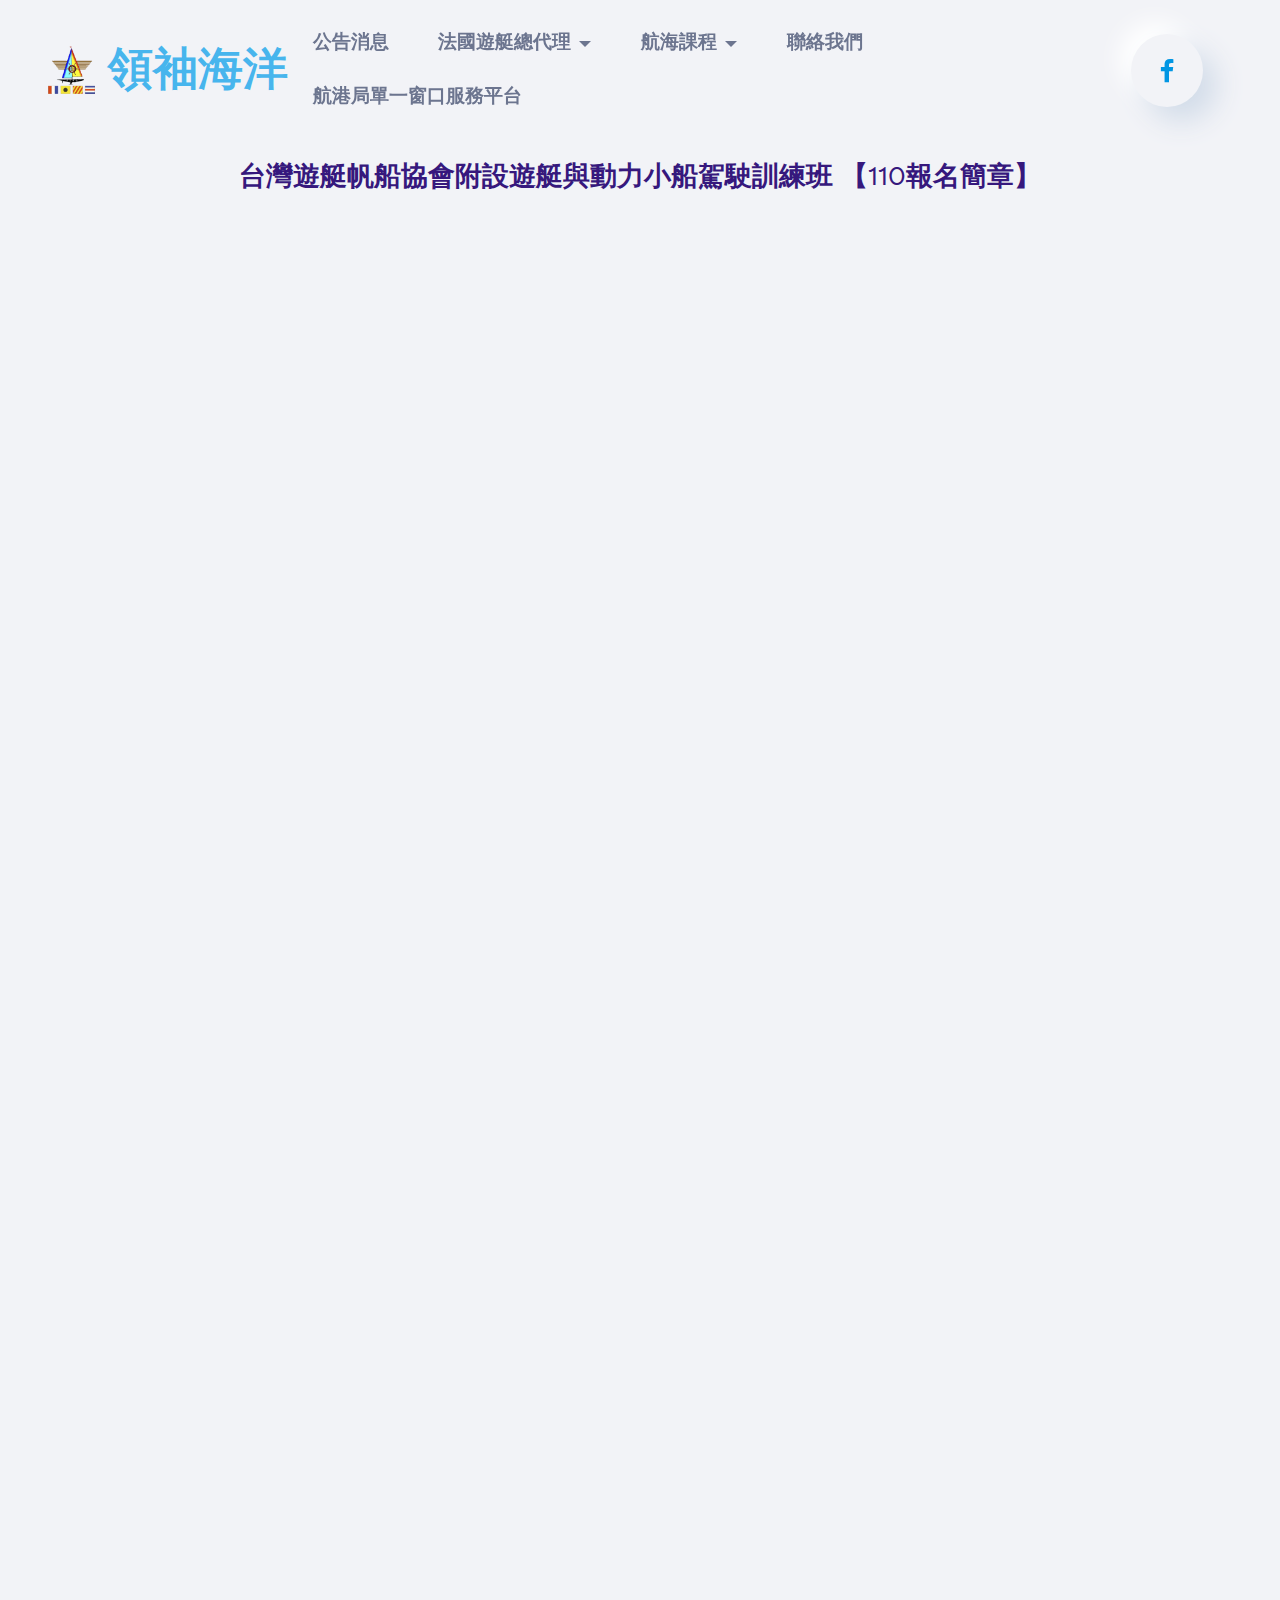
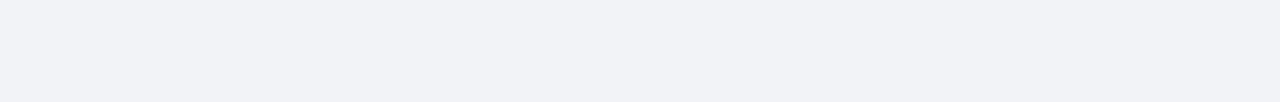
<file: page3.html>
<!DOCTYPE html>
<html  lang="en">
<head>
  
  <meta charset="UTF-8">
  <meta http-equiv="X-UA-Compatible" content="IE=edge">
  
  <meta name="viewport" content="width=device-width, initial-scale=1, minimum-scale=1">
  <link rel="shortcut icon" href="assets/images/logo-78x80.png" type="image/x-icon">
  <meta name="description" content="">
  
  
  <title>Page 3</title>
  <link rel="stylesheet" href="assets/tether/tether.min.css">
  <link rel="stylesheet" href="assets/bootstrap/css/bootstrap.min.css">
  <link rel="stylesheet" href="assets/bootstrap/css/bootstrap-grid.min.css">
  <link rel="stylesheet" href="assets/bootstrap/css/bootstrap-reboot.min.css">
  <link rel="stylesheet" href="assets/animatecss/animate.css">
  <link rel="stylesheet" href="assets/dropdown/css/style.css">
  <link rel="stylesheet" href="assets/socicon/css/styles.css">
  <link rel="stylesheet" href="assets/theme/css/style.css">
  <link rel="preload" href="https://fonts.googleapis.com/css?family=Bellota+Text:300,300i,400,400i,700,700i&display=swap" as="style" onload="this.onload=null;this.rel='stylesheet'">
  <noscript><link rel="stylesheet" href="https://fonts.googleapis.com/css?family=Bellota+Text:300,300i,400,400i,700,700i&display=swap"></noscript>
  <link rel="preload" as="style" href="assets/mobirise/css/mbr-additional.css"><link rel="stylesheet" href="assets/mobirise/css/mbr-additional.css" type="text/css">
  
  
  
  

</head>
<body>
  
  <section class="menu menu1 cid-svGO3L0vrV" once="menu" id="menu1-e">
    
    <nav class="navbar navbar-dropdown navbar-fixed-top navbar-expand-lg">
        <div class="container">
            <div class="navbar-brand">
                <span class="navbar-logo">
                    <a href="index.html">
                        <img src="assets/images/logo-78x80.png" alt="" style="height: 3rem;">
                    </a>
                </span>
                <span class="navbar-caption-wrap"><a class="navbar-caption text-info text-primary display-2" href="index.html">領袖海洋</a></span>
            </div>
            <button class="navbar-toggler" type="button" data-toggle="collapse" data-target="#navbarSupportedContent" aria-controls="navbarNavAltMarkup" aria-expanded="false" aria-label="Toggle navigation">
                <div class="hamburger">
                    <span></span>
                    <span></span>
                    <span></span>
                    <span></span>
                </div>
            </button>
            <div class="collapse navbar-collapse" id="navbarSupportedContent">
                <ul class="navbar-nav nav-dropdown nav-right" data-app-modern-menu="true"><li class="nav-item"><a class="nav-link link text-warning text-primary display-7" href="page1.html" target="_blank">公告消息<br></a></li>
                    <li class="nav-item dropdown"><a class="nav-link link text-warning dropdown-toggle display-7" href="#" data-toggle="dropdown-submenu" aria-expanded="false">法國遊艇總代理</a><div class="dropdown-menu"><a class="text-warning dropdown-item text-primary display-7" href="page2.html">法國Jeanneau Agent總代理</a><a class="text-warning dropdown-item text-primary display-7" href="page2.html" aria-expanded="false" target="_blank">法國Prestige總代理</a></div></li>
                    <li class="nav-item dropdown"><a class="nav-link link text-warning text-primary dropdown-toggle display-7" href="#" data-toggle="dropdown-submenu" aria-expanded="true">航海課程</a><div class="dropdown-menu"><a class="text-warning text-primary dropdown-item display-7" href="page3.html" target="_blank">填寫報名表單</a><a class="text-warning text-primary dropdown-item display-7" href="index.html#航海課程" aria-expanded="false">課程內容</a></div></li>
                    <li class="nav-item"><a class="nav-link link text-warning text-primary display-7" href="index.html#連結我們">聯絡我們</a>
                    </li><li class="nav-item"><a class="nav-link link text-warning text-primary display-7" href="https://web02.mtnet.gov.tw/" target="_blank">航港局單一窗口服務平台</a></li></ul>
                <div class="icons-menu">
                    <a class="iconfont-wrapper" href="https://www.facebook.com/marina.servicetw/" target="_blank">
                        <span class="p-2 mbr-iconfont socicon-facebook socicon"></span>
                    </a>
                    
                    
                    
                </div>
                
            </div>
        </div>
    </nav>
</section>

<section class="article1 cid-sKAotEh5Jc" id="article01-h">
    
    <div class="container">
        <div class="row justify-content-center">
            <div class="col-md-12 align-left col-lg-12">
                
                <h4 class="mbr-section-subtitle mbr-fonts-style mb-4 display-5"><strong>台灣遊艇帆船協會附設遊艇與動力小船駕駛訓練班 【110報名簡章】</strong></h4>
<!--                 <iframe src="https://docs.google.com/forms/d/e/1FAIpQLSefDL3zq_L_qVYzi_qvgmY0B72GB-J2IhgWBM8Gp0pPhemsmQ/viewform?embedded=true" width="640" height="784" frameborder="0" marginheight="0" marginwidth="0">載入中…</iframe> -->
                <iframe src="https://docs.google.com/forms/d/e/1FAIpQLScdpDOhamI6AhsRBcycIR9O0S0C_oKZx25T7p9cEQG77JgmWw/viewform?embedded=true" width="640" height="1308" frameborder="0" marginheight="0" marginwidth="0">載入中…</iframe>
            </div>
        </div>
    </div>
</section>

<section class="footer1 cid-svGOEmEDBN" once="footers" id="footer01-f">

    

    

    <div class="container">
        <div class="row align-left mbr-white">
            <div class="col-lg-3">
                <p class="mbr-title mb-0 mbr-fonts-style display-5"><strong>
                        領袖海洋</strong><br>
                </p>
            </div>
            <div class="col-lg-9">
                <p class="mbr-text mb-0 mbr-fonts-style display-4">
                    © Copyright 2021 領袖海洋- All Rights Reserved<br>
                </p>
            </div>
        </div>
    </div>
</section>


<script src="assets/web/assets/jquery/jquery.min.js"></script>
  <script src="assets/popper/popper.min.js"></script>
  <script src="assets/tether/tether.min.js"></script>
  <script src="assets/bootstrap/js/bootstrap.min.js"></script>
  <script src="assets/smoothscroll/smooth-scroll.js"></script>
  <script src="assets/viewportchecker/jquery.viewportchecker.js"></script>
  <script src="assets/dropdown/js/nav-dropdown.js"></script>
  <script src="assets/dropdown/js/navbar-dropdown.js"></script>
  <script src="assets/touchswipe/jquery.touch-swipe.min.js"></script>
  <script src="assets/theme/js/script.js"></script>
  
  
  
 <div id="scrollToTop" class="scrollToTop mbr-arrow-up"><a style="text-align: center;"><i class="mbr-arrow-up-icon mbr-arrow-up-icon-cm cm-icon cm-icon-smallarrow-up"></i></a></div>
    <input name="animation" type="hidden">
  
</body>
</html>
</file>
<file: assets/web/assets/mobirise-icons/mobirise-icons.css>
@font-face {
  font-family: 'MobiriseIcons';
  src:  url('mobirise-icons.eot?spat4u');
  src:  url('mobirise-icons.eot?spat4u#iefix') format('embedded-opentype'),
    url('mobirise-icons.ttf?spat4u') format('truetype'),
    url('mobirise-icons.woff?spat4u') format('woff'),
    url('mobirise-icons.svg?spat4u#MobiriseIcons') format('svg');
  font-weight: normal;
  font-style: normal;
  font-display: swap;
}

[class^="mbri-"], [class*=" mbri-"] {
  /* use !important to prevent issues with browser extensions that change fonts */
  font-family: MobiriseIcons !important;
  speak: none;
  font-style: normal;
  font-weight: normal;
  font-variant: normal;
  text-transform: none;
  line-height: 1;

  /* Better Font Rendering =========== */
  -webkit-font-smoothing: antialiased;
  -moz-osx-font-smoothing: grayscale;
}

.mbri-add-submenu:before {
  content: "\e900";
}
.mbri-alert:before {
  content: "\e901";
}
.mbri-align-center:before {
  content: "\e902";
}
.mbri-align-justify:before {
  content: "\e903";
}
.mbri-align-left:before {
  content: "\e904";
}
.mbri-align-right:before {
  content: "\e905";
}
.mbri-android:before {
  content: "\e906";
}
.mbri-apple:before {
  content: "\e907";
}
.mbri-arrow-down:before {
  content: "\e908";
}
.mbri-arrow-next:before {
  content: "\e909";
}
.mbri-arrow-prev:before {
  content: "\e90a";
}
.mbri-arrow-up:before {
  content: "\e90b";
}
.mbri-bold:before {
  content: "\e90c";
}
.mbri-bookmark:before {
  content: "\e90d";
}
.mbri-bootstrap:before {
  content: "\e90e";
}
.mbri-briefcase:before {
  content: "\e90f";
}
.mbri-browse:before {
  content: "\e910";
}
.mbri-bulleted-list:before {
  content: "\e911";
}
.mbri-calendar:before {
  content: "\e912";
}
.mbri-camera:before {
  content: "\e913";
}
.mbri-cart-add:before {
  content: "\e914";
}
.mbri-cart-full:before {
  content: "\e915";
}
.mbri-cash:before {
  content: "\e916";
}
.mbri-change-style:before {
  content: "\e917";
}
.mbri-chat:before {
  content: "\e918";
}
.mbri-clock:before {
  content: "\e919";
}
.mbri-close:before {
  content: "\e91a";
}
.mbri-cloud:before {
  content: "\e91b";
}
.mbri-code:before {
  content: "\e91c";
}
.mbri-contact-form:before {
  content: "\e91d";
}
.mbri-credit-card:before {
  content: "\e91e";
}
.mbri-cursor-click:before {
  content: "\e91f";
}
.mbri-cust-feedback:before {
  content: "\e920";
}
.mbri-database:before {
  content: "\e921";
}
.mbri-delivery:before {
  content: "\e922";
}
.mbri-desktop:before {
  content: "\e923";
}
.mbri-devices:before {
  content: "\e924";
}
.mbri-down:before {
  content: "\e925";
}
.mbri-download:before {
  content: "\e989";
}
.mbri-drag-n-drop:before {
  content: "\e927";
}
.mbri-drag-n-drop2:before {
  content: "\e928";
}
.mbri-edit:before {
  content: "\e929";
}
.mbri-edit2:before {
  content: "\e92a";
}
.mbri-error:before {
  content: "\e92b";
}
.mbri-extension:before {
  content: "\e92c";
}
.mbri-features:before {
  content: "\e92d";
}
.mbri-file:before {
  content: "\e92e";
}
.mbri-flag:before {
  content: "\e92f";
}
.mbri-folder:before {
  content: "\e930";
}
.mbri-gift:before {
  content: "\e931";
}
.mbri-github:before {
  content: "\e932";
}
.mbri-globe:before {
  content: "\e933";
}
.mbri-globe-2:before {
  content: "\e934";
}
.mbri-growing-chart:before {
  content: "\e935";
}
.mbri-hearth:before {
  content: "\e936";
}
.mbri-help:before {
  content: "\e937";
}
.mbri-home:before {
  content: "\e938";
}
.mbri-hot-cup:before {
  content: "\e939";
}
.mbri-idea:before {
  content: "\e93a";
}
.mbri-image-gallery:before {
  content: "\e93b";
}
.mbri-image-slider:before {
  content: "\e93c";
}
.mbri-info:before {
  content: "\e93d";
}
.mbri-italic:before {
  content: "\e93e";
}
.mbri-key:before {
  content: "\e93f";
}
.mbri-laptop:before {
  content: "\e940";
}
.mbri-layers:before {
  content: "\e941";
}
.mbri-left-right:before {
  content: "\e942";
}
.mbri-left:before {
  content: "\e943";
}
.mbri-letter:before {
  content: "\e944";
}
.mbri-like:before {
  content: "\e945";
}
.mbri-link:before {
  content: "\e946";
}
.mbri-lock:before {
  content: "\e947";
}
.mbri-login:before {
  content: "\e948";
}
.mbri-logout:before {
  content: "\e949";
}
.mbri-magic-stick:before {
  content: "\e94a";
}
.mbri-map-pin:before {
  content: "\e94b";
}
.mbri-menu:before {
  content: "\e94c";
}
.mbri-mobile:before {
  content: "\e94d";
}
.mbri-mobile2:before {
  content: "\e94e";
}
.mbri-mobirise:before {
  content: "\e94f";
}
.mbri-more-horizontal:before {
  content: "\e950";
}
.mbri-more-vertical:before {
  content: "\e951";
}
.mbri-music:before {
  content: "\e952";
}
.mbri-new-file:before {
  content: "\e953";
}
.mbri-numbered-list:before {
  content: "\e954";
}
.mbri-opened-folder:before {
  content: "\e955";
}
.mbri-pages:before {
  content: "\e956";
}
.mbri-paper-plane:before {
  content: "\e957";
}
.mbri-paperclip:before {
  content: "\e958";
}
.mbri-photo:before {
  content: "\e959";
}
.mbri-photos:before {
  content: "\e95a";
}
.mbri-pin:before {
  content: "\e95b";
}
.mbri-play:before {
  content: "\e95c";
}
.mbri-plus:before {
  content: "\e95d";
}
.mbri-preview:before {
  content: "\e95e";
}
.mbri-print:before {
  content: "\e95f";
}
.mbri-protect:before {
  content: "\e960";
}
.mbri-question:before {
  content: "\e961";
}
.mbri-quote-left:before {
  content: "\e962";
}
.mbri-quote-right:before {
  content: "\e963";
}
.mbri-refresh:before {
  content: "\e964";
}
.mbri-responsive:before {
  content: "\e965";
}
.mbri-right:before {
  content: "\e966";
}
.mbri-rocket:before {
  content: "\e967";
}
.mbri-sad-face:before {
  content: "\e968";
}
.mbri-sale:before {
  content: "\e969";
}
.mbri-save:before {
  content: "\e96a";
}
.mbri-search:before {
  content: "\e96b";
}
.mbri-setting:before {
  content: "\e96c";
}
.mbri-setting2:before {
  content: "\e96d";
}
.mbri-setting3:before {
  content: "\e96e";
}
.mbri-share:before {
  content: "\e96f";
}
.mbri-shopping-bag:before {
  content: "\e970";
}
.mbri-shopping-basket:before {
  content: "\e971";
}
.mbri-shopping-cart:before {
  content: "\e972";
}
.mbri-sites:before {
  content: "\e973";
}
.mbri-smile-face:before {
  content: "\e974";
}
.mbri-speed:before {
  content: "\e975";
}
.mbri-star:before {
  content: "\e976";
}
.mbri-success:before {
  content: "\e977";
}
.mbri-sun:before {
  content: "\e978";
}
.mbri-sun2:before {
  content: "\e979";
}
.mbri-tablet:before {
  content: "\e97a";
}
.mbri-tablet-vertical:before {
  content: "\e97b";
}
.mbri-target:before {
  content: "\e97c";
}
.mbri-timer:before {
  content: "\e97d";
}
.mbri-to-ftp:before {
  content: "\e97e";
}
.mbri-to-local-drive:before {
  content: "\e97f";
}
.mbri-touch-swipe:before {
  content: "\e980";
}
.mbri-touch:before {
  content: "\e981";
}
.mbri-trash:before {
  content: "\e982";
}
.mbri-underline:before {
  content: "\e983";
}
.mbri-unlink:before {
  content: "\e984";
}
.mbri-unlock:before {
  content: "\e985";
}
.mbri-up-down:before {
  content: "\e986";
}
.mbri-up:before {
  content: "\e987";
}
.mbri-update:before {
  content: "\e988";
}
.mbri-upload:before {
 content: "\e926"; 
}
.mbri-user:before {
  content: "\e98a";
}
.mbri-user2:before {
  content: "\e98b";
}
.mbri-users:before {
  content: "\e98c";
}
.mbri-video:before {
  content: "\e98d";
}
.mbri-video-play:before {
  content: "\e98e";
}
.mbri-watch:before {
  content: "\e98f";
}
.mbri-website-theme:before {
  content: "\e990";
}
.mbri-wifi:before {
  content: "\e991";
}
.mbri-windows:before {
  content: "\e992";
}
.mbri-zoom-out:before {
  content: "\e993";
}
.mbri-redo:before {
  content: "\e994";
}
.mbri-undo:before {
  content: "\e995";
}
</file>
<file: assets/icon54/style.css>
@font-face {
    font-family: 'icon54';
    src: url('fonts/icon54.eot?uf6sbu');
    src: url('fonts/icon54.eot?uf6sbu#iefix') format('embedded-opentype'),
        url('fonts/icon54.ttf?uf6sbu') format('truetype'),
        url('fonts/icon54.woff?uf6sbu') format('woff'),
        url('fonts/icon54.svg?uf6sbu#icon54') format('svg');
    font-weight: normal;
    font-style: normal;
}

[class^='icon54-v1-'],
[class*=' icon54-v1-'] {
    /* use !important to prevent issues with browser extensions that change fonts */
    font-family: 'icon54' !important;
    speak: none;
    font-style: normal;
    font-weight: normal;
    font-variant: normal;
    text-transform: none;
    line-height: 1;

    /* Better Font Rendering =========== */
    -webkit-font-smoothing: antialiased;
    -moz-osx-font-smoothing: grayscale;
}

.icon54-v1-add-bag::before {
    content: '\e900';
}
.icon54-v1-add-cart2::before {
    content: '\e901';
}
.icon54-v1-add-chat1::before {
    content: '\e902';
}
.icon54-v1-add-chat2::before {
    content: '\e903';
}
.icon54-v1-add-chat3::before {
    content: '\e904';
}
.icon54-v1-bitcoin-bag::before {
    content: '\e905';
}
.icon54-v1-bitcoin-cart::before {
    content: '\e906';
}
.icon54-v1-cart::before {
    content: '\e907';
}
.icon54-v1-char-search2::before {
    content: '\e908';
}
.icon54-v1-chat-1::before {
    content: '\e909';
}
.icon54-v1-chat-2::before {
    content: '\e90a';
}
.icon54-v1-chat-3::before {
    content: '\e90b';
}
.icon54-v1-chat-bubble1::before {
    content: '\e90c';
}
.icon54-v1-chat-bubble2::before {
    content: '\e90d';
}
.icon54-v1-chat-bubble4::before {
    content: '\e90e';
}
.icon54-v1-chat-bubble5::before {
    content: '\e90f';
}
.icon54-v1-chat-buble3::before {
    content: '\e910';
}
.icon54-v1-chat-delete1::before {
    content: '\e911';
}
.icon54-v1-chat-delete2::before {
    content: '\e912';
}
.icon54-v1-chat-delete3::before {
    content: '\e913';
}
.icon54-v1-chat-error1::before {
    content: '\e914';
}
.icon54-v1-chat-error2::before {
    content: '\e915';
}
.icon54-v1-chat-error3::before {
    content: '\e916';
}
.icon54-v1-chat-help1::before {
    content: '\e917';
}
.icon54-v1-chat-help2::before {
    content: '\e918';
}
.icon54-v1-chat-help3::before {
    content: '\e919';
}
.icon54-v1-chat-remouve1::before {
    content: '\e91a';
}
.icon54-v1-chat-remouve2::before {
    content: '\e91b';
}
.icon54-v1-chat-remouve3::before {
    content: '\e91c';
}
.icon54-v1-chat-search1::before {
    content: '\e91d';
}
.icon54-v1-chat-search3::before {
    content: '\e91e';
}
.icon54-v1-chat-settings1::before {
    content: '\e91f';
}
.icon54-v1-chat-settings2::before {
    content: '\e920';
}
.icon54-v1-chat-settings3::before {
    content: '\e921';
}
.icon54-v1-chat-user1::before {
    content: '\e922';
}
.icon54-v1-chat-user2::before {
    content: '\e923';
}
.icon54-v1-chat-user3::before {
    content: '\e924';
}
.icon54-v1-chat-user4::before {
    content: '\e925';
}
.icon54-v1-check-out::before {
    content: '\e926';
}
.icon54-v1-clear-bag::before {
    content: '\e927';
}
.icon54-v1-clear-cart2::before {
    content: '\e928';
}
.icon54-v1-conference-chat::before {
    content: '\e929';
}
.icon54-v1-conference-speach::before {
    content: '\e92a';
}
.icon54-v1-credit-card::before {
    content: '\e92b';
}
.icon54-v1-cuppon::before {
    content: '\e92c';
}
.icon54-v1-dismiss-bag::before {
    content: '\e92d';
}
.icon54-v1-dismiss-cart::before {
    content: '\e92e';
}
.icon54-v1-dismiss-chat1::before {
    content: '\e92f';
}
.icon54-v1-dismiss-chat2::before {
    content: '\e930';
}
.icon54-v1-dismiss-chat3::before {
    content: '\e931';
}
.icon54-v1-dollar-bag::before {
    content: '\e932';
}
.icon54-v1-dollar-cart::before {
    content: '\e933';
}
.icon54-v1-done-bag::before {
    content: '\e934';
}
.icon54-v1-done-cat::before {
    content: '\e935';
}
.icon54-v1-dream-bubble1::before {
    content: '\e936';
}
.icon54-v1-dream-bubble2::before {
    content: '\e937';
}
.icon54-v1-dreamimg-2::before {
    content: '\e938';
}
.icon54-v1-dreaming-1::before {
    content: '\e939';
}
.icon54-v1-euro-bag::before {
    content: '\e93a';
}
.icon54-v1-euro-cart::before {
    content: '\e93b';
}
.icon54-v1-favorite-bag::before {
    content: '\e93c';
}
.icon54-v1-favorite-cart::before {
    content: '\e93d';
}
.icon54-v1-favorite-chat1::before {
    content: '\e93e';
}
.icon54-v1-favorite-chat2::before {
    content: '\e93f';
}
.icon54-v1-favorite-chat3::before {
    content: '\e940';
}
.icon54-v1-full-cart2::before {
    content: '\e941';
}
.icon54-v1-gift-box2::before {
    content: '\e942';
}
.icon54-v1-gift-card2::before {
    content: '\e943';
}
.icon54-v1-home-bag::before {
    content: '\e944';
}
.icon54-v1-hot-offer::before {
    content: '\e945';
}
.icon54-v1-mobile-shopping1::before {
    content: '\e946';
}
.icon54-v1-mobile-shopping2::before {
    content: '\e947';
}
.icon54-v1-on-sale2::before {
    content: '\e948';
}
.icon54-v1-on-sale::before {
    content: '\e949';
}
.icon54-v1-online-shopping1::before {
    content: '\e94a';
}
.icon54-v1-online-store::before {
    content: '\e94b';
}
.icon54-v1-open-box::before {
    content: '\e94c';
}
.icon54-v1-pound-bag::before {
    content: '\e94d';
}
.icon54-v1-pound-cart::before {
    content: '\e94e';
}
.icon54-v1-remouve-bag::before {
    content: '\e94f';
}
.icon54-v1-remouve-cart2::before {
    content: '\e950';
}
.icon54-v1-rotate-2::before {
    content: '\e951';
}
.icon54-v1-search-bag::before {
    content: '\e952';
}
.icon54-v1-search-cart::before {
    content: '\e953';
}
.icon54-v1-secure-shopping3::before {
    content: '\e954';
}
.icon54-v1-secure-shopping4::before {
    content: '\e955';
}
.icon54-v1-secure-shopping5::before {
    content: '\e956';
}
.icon54-v1-share-conversation1::before {
    content: '\e957';
}
.icon54-v1-share-conversation2::before {
    content: '\e958';
}
.icon54-v1-share-conversation3::before {
    content: '\e959';
}
.icon54-v1-shipping-box::before {
    content: '\e95a';
}
.icon54-v1-shipping-scedule::before {
    content: '\e95b';
}
.icon54-v1-shipping::before {
    content: '\e95c';
}
.icon54-v1-shopping-bag::before {
    content: '\e95d';
}
.icon54-v1-video-message::before {
    content: '\e95e';
}
.icon54-v1-voice-message::before {
    content: '\e95f';
}
.icon54-v1-web-shop1::before {
    content: '\e960';
}
.icon54-v1-web-shop2::before {
    content: '\e961';
}
.icon54-v1-web-shop3::before {
    content: '\e962';
}
.icon54-v1-d-blockchart1::before {
    content: '\e963';
}
.icon54-v1-112::before {
    content: '\e964';
}
.icon54-v1-911::before {
    content: '\e965';
}
.icon54-v1-add-call::before {
    content: '\e966';
}
.icon54-v1-balloons::before {
    content: '\e967';
}
.icon54-v1-baseball-cap::before {
    content: '\e968';
}
.icon54-v1-bat-man::before {
    content: '\e969';
}
.icon54-v1-block-call::before {
    content: '\e96a';
}
.icon54-v1-block-chart1::before {
    content: '\e96b';
}
.icon54-v1-block-chart2::before {
    content: '\e96c';
}
.icon54-v1-block-chart3::before {
    content: '\e96d';
}
.icon54-v1-bluetuth-phonespeaker::before {
    content: '\e96e';
}
.icon54-v1-call-24h::before {
    content: '\e96f';
}
.icon54-v1-call-center24h::before {
    content: '\e970';
}
.icon54-v1-call-forward::before {
    content: '\e971';
}
.icon54-v1-call-made::before {
    content: '\e972';
}
.icon54-v1-call-recieved::before {
    content: '\e973';
}
.icon54-v1-call-reservation::before {
    content: '\e974';
}
.icon54-v1-clear-call::before {
    content: '\e975';
}
.icon54-v1-crain-hook::before {
    content: '\e976';
}
.icon54-v1-decreasing-chart1::before {
    content: '\e977';
}
.icon54-v1-decreasing-chart2::before {
    content: '\e978';
}
.icon54-v1-delayed-call::before {
    content: '\e979';
}
.icon54-v1-diagram-1::before {
    content: '\e97a';
}
.icon54-v1-diagram-2::before {
    content: '\e97b';
}
.icon54-v1-diagram-3::before {
    content: '\e97c';
}
.icon54-v1-diagram-4::before {
    content: '\e97d';
}
.icon54-v1-dial-pad2::before {
    content: '\e97e';
}
.icon54-v1-dot-chart1::before {
    content: '\e97f';
}
.icon54-v1-dot-chart2::before {
    content: '\e980';
}
.icon54-v1-dot-chart3::before {
    content: '\e981';
}
.icon54-v1-enter-1::before {
    content: '\e982';
}
.icon54-v1-enter-2::before {
    content: '\e983';
}
.icon54-v1-exit-1::before {
    content: '\e984';
}
.icon54-v1-exit-2::before {
    content: '\e985';
}
.icon54-v1-fax-phone::before {
    content: '\e986';
}
.icon54-v1-fragment-chart::before {
    content: '\e987';
}
.icon54-v1-hold-theline::before {
    content: '\e988';
}
.icon54-v1-id-tag::before {
    content: '\e989';
}
.icon54-v1-increasing-chart1::before {
    content: '\e98a';
}
.icon54-v1-increasing-chart2::before {
    content: '\e98b';
}
.icon54-v1-key-2::before {
    content: '\e98c';
}
.icon54-v1-key-hole1::before {
    content: '\e98d';
}
.icon54-v1-key-hole2::before {
    content: '\e98e';
}
.icon54-v1-landscape-chart::before {
    content: '\e98f';
}
.icon54-v1-line-chart1::before {
    content: '\e990';
}
.icon54-v1-line-chart2::before {
    content: '\e991';
}
.icon54-v1-line-chart3::before {
    content: '\e992';
}
.icon54-v1-lock-1::before {
    content: '\e993';
}
.icon54-v1-lock-call::before {
    content: '\e994';
}
.icon54-v1-lock-user1::before {
    content: '\e995';
}
.icon54-v1-lock-user2::before {
    content: '\e996';
}
.icon54-v1-login-form1::before {
    content: '\e997';
}
.icon54-v1-login-form2::before {
    content: '\e998';
}
.icon54-v1-marge-call::before {
    content: '\e999';
}
.icon54-v1-missed-call::before {
    content: '\e99a';
}
.icon54-v1-name-tag::before {
    content: '\e99b';
}
.icon54-v1-open-lock::before {
    content: '\e99c';
}
.icon54-v1-pause-call::before {
    content: '\e99d';
}
.icon54-v1-phone-1::before {
    content: '\e99e';
}
.icon54-v1-phone-2::before {
    content: '\e99f';
}
.icon54-v1-phone-3::before {
    content: '\e9a0';
}
.icon54-v1-phone-4::before {
    content: '\e9a1';
}
.icon54-v1-phone-book::before {
    content: '\e9a2';
}
.icon54-v1-phone-box::before {
    content: '\e9a3';
}
.icon54-v1-phone-intalk::before {
    content: '\e9a4';
}
.icon54-v1-phone-ring::before {
    content: '\e9a5';
}
.icon54-v1-phone-shopping::before {
    content: '\e9a6';
}
.icon54-v1-pie-chart1::before {
    content: '\e9a7';
}
.icon54-v1-pie-chart2::before {
    content: '\e9a8';
}
.icon54-v1-pie-chart3::before {
    content: '\e9a9';
}
.icon54-v1-pin-code::before {
    content: '\e9aa';
}
.icon54-v1-public-phone::before {
    content: '\e9ab';
}
.icon54-v1-recall::before {
    content: '\e9ac';
}
.icon54-v1-record-call::before {
    content: '\e9ad';
}
.icon54-v1-remouve-call::before {
    content: '\e9ae';
}
.icon54-v1-ring-chart1::before {
    content: '\e9af';
}
.icon54-v1-ring-chart2::before {
    content: '\e9b0';
}
.icon54-v1-signal-0::before {
    content: '\e9b1';
}
.icon54-v1-signal-1::before {
    content: '\e9b2';
}
.icon54-v1-signal-2::before {
    content: '\e9b3';
}
.icon54-v1-signal-3::before {
    content: '\e9b4';
}
.icon54-v1-signal-4::before {
    content: '\e9b5';
}
.icon54-v1-signal-5::before {
    content: '\e9b6';
}
.icon54-v1-sinus::before {
    content: '\e9b7';
}
.icon54-v1-split-call::before {
    content: '\e9b8';
}
.icon54-v1-success-chart::before {
    content: '\e9b9';
}
.icon54-v1-table-chart1::before {
    content: '\e9ba';
}
.icon54-v1-table-chart2::before {
    content: '\e9bb';
}
.icon54-v1-tangent::before {
    content: '\e9bc';
}
.icon54-v1-bedroom::before {
    content: '\e9bd';
}
.icon54-v1-fingertouch::before {
    content: '\e9be';
}
.icon54-v1-hour::before {
    content: '\e9bf';
}
.icon54-v1-bedroom2::before {
    content: '\e9c0';
}
.icon54-v1-files::before {
    content: '\e9c1';
}
.icon54-v1-fingertouch2::before {
    content: '\e9c2';
}
.icon54-v1-files2::before {
    content: '\e9c3';
}
.icon54-v1-fingertouch3::before {
    content: '\e9c4';
}
.icon54-v1-starbed::before {
    content: '\e9c5';
}
.icon54-v1-g-network::before {
    content: '\e9c6';
}
.icon54-v1-gp-doc::before {
    content: '\e9c7';
}
.icon54-v1-fingerroatate::before {
    content: '\e9c8';
}
.icon54-v1-fingertouch4::before {
    content: '\e9c9';
}
.icon54-v1-g-network2::before {
    content: '\e9ca';
}
.icon54-v1-starhotel1::before {
    content: '\e9cb';
}
.icon54-v1-starhotel2::before {
    content: '\e9cc';
}
.icon54-v1-ball::before {
    content: '\e9cd';
}
.icon54-v1-min::before {
    content: '\e9ce';
}
.icon54-v1-by7::before {
    content: '\e9cf';
}
.icon54-v1-min2::before {
    content: '\e9d0';
}
.icon54-v1-min3::before {
    content: '\e9d1';
}
.icon54-v1-abascus-calculator::before {
    content: '\e9d2';
}
.icon54-v1-accordion::before {
    content: '\e9d3';
}
.icon54-v1-acrobat-file::before {
    content: '\e9d4';
}
.icon54-v1-add-basket::before {
    content: '\e9d5';
}
.icon54-v1-add-bookmark::before {
    content: '\e9d6';
}
.icon54-v1-add-card::before {
    content: '\e9d7';
}
.icon54-v1-add-cart::before {
    content: '\e9d8';
}
.icon54-v1-add-cloud::before {
    content: '\e9d9';
}
.icon54-v1-add-doc::before {
    content: '\e9da';
}
.icon54-v1-add-file::before {
    content: '\e9db';
}
.icon54-v1-add-folder::before {
    content: '\e9dc';
}
.icon54-v1-add-location::before {
    content: '\e9dd';
}
.icon54-v1-add-mail::before {
    content: '\e9de';
}
.icon54-v1-add-wifi::before {
    content: '\e9df';
}
.icon54-v1-addon-setting::before {
    content: '\e9e0';
}
.icon54-v1-addvertise::before {
    content: '\e9e1';
}
.icon54-v1-adobe-flashplayer::before {
    content: '\e9e2';
}
.icon54-v1-adobe::before {
    content: '\e9e3';
}
.icon54-v1-aif-doc::before {
    content: '\e9e4';
}
.icon54-v1-air-conditioner2::before {
    content: '\e9e5';
}
.icon54-v1-air-conditioner::before {
    content: '\e9e6';
}
.icon54-v1-air-conditioner1::before {
    content: '\e9e7';
}
.icon54-v1-airbnb::before {
    content: '\e9e8';
}
.icon54-v1-alambic::before {
    content: '\e9e9';
}
.icon54-v1-alarm-clock1::before {
    content: '\e9ea';
}
.icon54-v1-alarm-clock2::before {
    content: '\e9eb';
}
.icon54-v1-alarm-clock3::before {
    content: '\e9ec';
}
.icon54-v1-alarm-sound::before {
    content: '\e9ed';
}
.icon54-v1-align-center::before {
    content: '\e9ee';
}
.icon54-v1-align-left::before {
    content: '\e9ef';
}
.icon54-v1-align-right::before {
    content: '\e9f0';
}
.icon54-v1-all-directions::before {
    content: '\e9f1';
}
.icon54-v1-allert-card::before {
    content: '\e9f2';
}
.icon54-v1-alligator::before {
    content: '\e9f3';
}
.icon54-v1-alphabet-list::before {
    content: '\e9f4';
}
.icon54-v1-alu-recycle::before {
    content: '\e9f5';
}
.icon54-v1-amazon::before {
    content: '\e9f6';
}
.icon54-v1-ambulance-1::before {
    content: '\e9f7';
}
.icon54-v1-ambulance::before {
    content: '\e9f8';
}
.icon54-v1-amd::before {
    content: '\e9f9';
}
.icon54-v1-amex-2::before {
    content: '\e9fa';
}
.icon54-v1-amex::before {
    content: '\e9fb';
}
.icon54-v1-amplifier-1::before {
    content: '\e9fc';
}
.icon54-v1-amplifier-2::before {
    content: '\e9fd';
}
.icon54-v1-analogue-antenna::before {
    content: '\e9fe';
}
.icon54-v1-anchor::before {
    content: '\e9ff';
}
.icon54-v1-android::before {
    content: '\ea00';
}
.icon54-v1-angel2::before {
    content: '\ea01';
}
.icon54-v1-angel::before {
    content: '\ea02';
}
.icon54-v1-angry-birds2::before {
    content: '\ea03';
}
.icon54-v1-angry-birds::before {
    content: '\ea04';
}
.icon54-v1-anonymous-1::before {
    content: '\ea05';
}
.icon54-v1-anonymous-2::before {
    content: '\ea06';
}
.icon54-v1-ant::before {
    content: '\ea07';
}
.icon54-v1-antilop::before {
    content: '\ea08';
}
.icon54-v1-app-setting::before {
    content: '\ea09';
}
.icon54-v1-apple2::before {
    content: '\ea0a';
}
.icon54-v1-apple::before {
    content: '\ea0b';
}
.icon54-v1-appstore-2::before {
    content: '\ea0c';
}
.icon54-v1-arc-phisics::before {
    content: '\ea0d';
}
.icon54-v1-arcade::before {
    content: '\ea0e';
}
.icon54-v1-archery-1::before {
    content: '\ea0f';
}
.icon54-v1-archery-2::before {
    content: '\ea10';
}
.icon54-v1-aries::before {
    content: '\ea11';
}
.icon54-v1-army-solider::before {
    content: '\ea12';
}
.icon54-v1-artboard::before {
    content: '\ea13';
}
.icon54-v1-astronaut::before {
    content: '\ea14';
}
.icon54-v1-at-symbol::before {
    content: '\ea15';
}
.icon54-v1-ati::before {
    content: '\ea16';
}
.icon54-v1-atm-1::before {
    content: '\ea17';
}
.icon54-v1-atm-2::before {
    content: '\ea18';
}
.icon54-v1-atm-3::before {
    content: '\ea19';
}
.icon54-v1-atom::before {
    content: '\ea1a';
}
.icon54-v1-atomic-reactor::before {
    content: '\ea1b';
}
.icon54-v1-attach-file::before {
    content: '\ea1c';
}
.icon54-v1-attache-mail::before {
    content: '\ea1d';
}
.icon54-v1-attacher::before {
    content: '\ea1e';
}
.icon54-v1-attention-cloud::before {
    content: '\ea1f';
}
.icon54-v1-attention1-doc::before {
    content: '\ea20';
}
.icon54-v1-attention2-doc::before {
    content: '\ea21';
}
.icon54-v1-auction::before {
    content: '\ea22';
}
.icon54-v1-auto-flash::before {
    content: '\ea23';
}
.icon54-v1-auto-gearbox::before {
    content: '\ea24';
}
.icon54-v1-aux-cabel::before {
    content: '\ea25';
}
.icon54-v1-avi-doc::before {
    content: '\ea26';
}
.icon54-v1-backward-button::before {
    content: '\ea27';
}
.icon54-v1-backward::before {
    content: '\ea28';
}
.icon54-v1-bacteria-1::before {
    content: '\ea29';
}
.icon54-v1-bacteria-4::before {
    content: '\ea2a';
}
.icon54-v1-bad-pig::before {
    content: '\ea2b';
}
.icon54-v1-badminton::before {
    content: '\ea2c';
}
.icon54-v1-bag-1::before {
    content: '\ea2d';
}
.icon54-v1-bag-2::before {
    content: '\ea2e';
}
.icon54-v1-balance-1::before {
    content: '\ea2f';
}
.icon54-v1-balance-2::before {
    content: '\ea30';
}
.icon54-v1-bald-male::before {
    content: '\ea31';
}
.icon54-v1-ball-pen::before {
    content: '\ea32';
}
.icon54-v1-baloon::before {
    content: '\ea33';
}
.icon54-v1-banana::before {
    content: '\ea34';
}
.icon54-v1-banch::before {
    content: '\ea35';
}
.icon54-v1-bank-1::before {
    content: '\ea36';
}
.icon54-v1-bank-2::before {
    content: '\ea37';
}
.icon54-v1-bank3::before {
    content: '\ea38';
}
.icon54-v1-barbeque::before {
    content: '\ea39';
}
.icon54-v1-barcode-scanner::before {
    content: '\ea3a';
}
.icon54-v1-barcode::before {
    content: '\ea3b';
}
.icon54-v1-barrow::before {
    content: '\ea3c';
}
.icon54-v1-baseball-2::before {
    content: '\ea3d';
}
.icon54-v1-baseball::before {
    content: '\ea3e';
}
.icon54-v1-basket-1::before {
    content: '\ea3f';
}
.icon54-v1-basket-2::before {
    content: '\ea40';
}
.icon54-v1-basket-ball::before {
    content: '\ea41';
}
.icon54-v1-basket::before {
    content: '\ea42';
}
.icon54-v1-bass-key::before {
    content: '\ea43';
}
.icon54-v1-bat::before {
    content: '\ea44';
}
.icon54-v1-bath-robe::before {
    content: '\ea45';
}
.icon54-v1-battery2::before {
    content: '\ea46';
}
.icon54-v1-battery-0::before {
    content: '\ea47';
}
.icon54-v1-battery-1::before {
    content: '\ea48';
}
.icon54-v1-battery-2::before {
    content: '\ea49';
}
.icon54-v1-battery-3::before {
    content: '\ea4a';
}
.icon54-v1-battery-4::before {
    content: '\ea4b';
}
.icon54-v1-battery::before {
    content: '\ea4c';
}
.icon54-v1-battrey-charge::before {
    content: '\ea4d';
}
.icon54-v1-beach-ball::before {
    content: '\ea4e';
}
.icon54-v1-beanie-hat::before {
    content: '\ea4f';
}
.icon54-v1-bear::before {
    content: '\ea50';
}
.icon54-v1-beard-man::before {
    content: '\ea51';
}
.icon54-v1-beatle::before {
    content: '\ea52';
}
.icon54-v1-beats::before {
    content: '\ea53';
}
.icon54-v1-bee::before {
    content: '\ea54';
}
.icon54-v1-beer-mug::before {
    content: '\ea55';
}
.icon54-v1-behance::before {
    content: '\ea56';
}
.icon54-v1-bell2::before {
    content: '\ea57';
}
.icon54-v1-bell::before {
    content: '\ea58';
}
.icon54-v1-bellboy::before {
    content: '\ea59';
}
.icon54-v1-bellhop::before {
    content: '\ea5a';
}
.icon54-v1-belt::before {
    content: '\ea5b';
}
.icon54-v1-benjo::before {
    content: '\ea5c';
}
.icon54-v1-bezier-1::before {
    content: '\ea5d';
}
.icon54-v1-bezier-2::before {
    content: '\ea5e';
}
.icon54-v1-big-eye::before {
    content: '\ea5f';
}
.icon54-v1-big-jack::before {
    content: '\ea60';
}
.icon54-v1-big-shopping::before {
    content: '\ea61';
}
.icon54-v1-big-smile::before {
    content: '\ea62';
}
.icon54-v1-bike-1::before {
    content: '\ea63';
}
.icon54-v1-bike-2::before {
    content: '\ea64';
}
.icon54-v1-bike-3::before {
    content: '\ea65';
}
.icon54-v1-bike::before {
    content: '\ea66';
}
.icon54-v1-bikini::before {
    content: '\ea67';
}
.icon54-v1-binders::before {
    content: '\ea68';
}
.icon54-v1-bing::before {
    content: '\ea69';
}
.icon54-v1-binocular::before {
    content: '\ea6a';
}
.icon54-v1-bio-1::before {
    content: '\ea6b';
}
.icon54-v1-bio-2::before {
    content: '\ea6c';
}
.icon54-v1-bio-ennergy::before {
    content: '\ea6d';
}
.icon54-v1-bio-gas::before {
    content: '\ea6e';
}
.icon54-v1-biohazzard::before {
    content: '\ea6f';
}
.icon54-v1-bitcoin-2::before {
    content: '\ea70';
}
.icon54-v1-bitcoin-3::before {
    content: '\ea71';
}
.icon54-v1-bitcoin-cloud::before {
    content: '\ea72';
}
.icon54-v1-bitcoin-doc::before {
    content: '\ea73';
}
.icon54-v1-black-friday::before {
    content: '\ea74';
}
.icon54-v1-blank-file::before {
    content: '\ea75';
}
.icon54-v1-blend-tool::before {
    content: '\ea76';
}
.icon54-v1-blogger::before {
    content: '\ea77';
}
.icon54-v1-blood-drop::before {
    content: '\ea78';
}
.icon54-v1-bluetuth::before {
    content: '\ea79';
}
.icon54-v1-blututh-headset::before {
    content: '\ea7a';
}
.icon54-v1-boiled-egg::before {
    content: '\ea7b';
}
.icon54-v1-bold::before {
    content: '\ea7c';
}
.icon54-v1-bomb::before {
    content: '\ea7d';
}
.icon54-v1-bomber-man::before {
    content: '\ea7e';
}
.icon54-v1-bookmark-1::before {
    content: '\ea7f';
}
.icon54-v1-bookmark-2::before {
    content: '\ea80';
}
.icon54-v1-bookmark-3::before {
    content: '\ea81';
}
.icon54-v1-bookmark-4::before {
    content: '\ea82';
}
.icon54-v1-bookmark-settings::before {
    content: '\ea83';
}
.icon54-v1-bookmark-site2::before {
    content: '\ea84';
}
.icon54-v1-bookmark-site::before {
    content: '\ea85';
}
.icon54-v1-bookmarked-file::before {
    content: '\ea86';
}
.icon54-v1-boot::before {
    content: '\ea87';
}
.icon54-v1-botcoin-1::before {
    content: '\ea88';
}
.icon54-v1-bow-tie::before {
    content: '\ea89';
}
.icon54-v1-bow::before {
    content: '\ea8a';
}
.icon54-v1-bowler-hat::before {
    content: '\ea8b';
}
.icon54-v1-bowling-ball::before {
    content: '\ea8c';
}
.icon54-v1-bowling::before {
    content: '\ea8d';
}
.icon54-v1-boxing-bag::before {
    content: '\ea8e';
}
.icon54-v1-boxing-glov::before {
    content: '\ea8f';
}
.icon54-v1-boxing-helmet::before {
    content: '\ea90';
}
.icon54-v1-boxing-ring::before {
    content: '\ea91';
}
.icon54-v1-bra::before {
    content: '\ea92';
}
.icon54-v1-brain::before {
    content: '\ea93';
}
.icon54-v1-bread::before {
    content: '\ea94';
}
.icon54-v1-breakout::before {
    content: '\ea95';
}
.icon54-v1-bridge::before {
    content: '\ea96';
}
.icon54-v1-briefcase-1::before {
    content: '\ea97';
}
.icon54-v1-briefcase-2::before {
    content: '\ea98';
}
.icon54-v1-brightness-2::before {
    content: '\ea99';
}
.icon54-v1-brightness-3::before {
    content: '\ea9a';
}
.icon54-v1-brigthness-1::before {
    content: '\ea9b';
}
.icon54-v1-broken-glas::before {
    content: '\ea9c';
}
.icon54-v1-broken-heart::before {
    content: '\ea9d';
}
.icon54-v1-broken-link::before {
    content: '\ea9e';
}
.icon54-v1-brush-1::before {
    content: '\ea9f';
}
.icon54-v1-brush-2::before {
    content: '\eaa0';
}
.icon54-v1-bucket::before {
    content: '\eaa1';
}
.icon54-v1-buddybuilding::before {
    content: '\eaa2';
}
.icon54-v1-bug-protect::before {
    content: '\eaa3';
}
.icon54-v1-bullet-list::before {
    content: '\eaa4';
}
.icon54-v1-bulleted-list::before {
    content: '\eaa5';
}
.icon54-v1-bus-1::before {
    content: '\eaa6';
}
.icon54-v1-bus-2::before {
    content: '\eaa7';
}
.icon54-v1-bus-3::before {
    content: '\eaa8';
}
.icon54-v1-busi-2::before {
    content: '\eaa9';
}
.icon54-v1-business-man::before {
    content: '\eaaa';
}
.icon54-v1-business-woman::before {
    content: '\eaab';
}
.icon54-v1-busy-1::before {
    content: '\eaac';
}
.icon54-v1-butterfly::before {
    content: '\eaad';
}
.icon54-v1-button::before {
    content: '\eaae';
}
.icon54-v1-cab::before {
    content: '\eaaf';
}
.icon54-v1-cabine-lift::before {
    content: '\eab0';
}
.icon54-v1-cactus::before {
    content: '\eab1';
}
.icon54-v1-caffe-bean::before {
    content: '\eab2';
}
.icon54-v1-caffe-mug::before {
    content: '\eab3';
}
.icon54-v1-calculator-1::before {
    content: '\eab4';
}
.icon54-v1-calculator-2::before {
    content: '\eab5';
}
.icon54-v1-calculator-3::before {
    content: '\eab6';
}
.icon54-v1-calculator-4::before {
    content: '\eab7';
}
.icon54-v1-calendar-clock::before {
    content: '\eab8';
}
.icon54-v1-calendar::before {
    content: '\eab9';
}
.icon54-v1-call::before {
    content: '\eaba';
}
.icon54-v1-camel::before {
    content: '\eabb';
}
.icon54-v1-camera-12::before {
    content: '\eabc';
}
.icon54-v1-camera-1::before {
    content: '\eabd';
}
.icon54-v1-camera-22::before {
    content: '\eabe';
}
.icon54-v1-camera-2::before {
    content: '\eabf';
}
.icon54-v1-camera-3::before {
    content: '\eac0';
}
.icon54-v1-camera-42::before {
    content: '\eac1';
}
.icon54-v1-camera-4::before {
    content: '\eac2';
}
.icon54-v1-camera-5::before {
    content: '\eac3';
}
.icon54-v1-camera-6::before {
    content: '\eac4';
}
.icon54-v1-camera-7::before {
    content: '\eac5';
}
.icon54-v1-camera-8::before {
    content: '\eac6';
}
.icon54-v1-camera-9::before {
    content: '\eac7';
}
.icon54-v1-camera-rear::before {
    content: '\eac8';
}
.icon54-v1-camera-roll::before {
    content: '\eac9';
}
.icon54-v1-camp-bag::before {
    content: '\eaca';
}
.icon54-v1-camp-fire2::before {
    content: '\eacb';
}
.icon54-v1-camp-fire::before {
    content: '\eacc';
}
.icon54-v1-camping-knief::before {
    content: '\eacd';
}
.icon54-v1-candell::before {
    content: '\eace';
}
.icon54-v1-candy-stick::before {
    content: '\eacf';
}
.icon54-v1-candy::before {
    content: '\ead0';
}
.icon54-v1-captain-america::before {
    content: '\ead1';
}
.icon54-v1-car-1::before {
    content: '\ead2';
}
.icon54-v1-car-2::before {
    content: '\ead3';
}
.icon54-v1-car-3::before {
    content: '\ead4';
}
.icon54-v1-car-airpump::before {
    content: '\ead5';
}
.icon54-v1-car-secure::before {
    content: '\ead6';
}
.icon54-v1-car-service::before {
    content: '\ead7';
}
.icon54-v1-car-wash::before {
    content: '\ead8';
}
.icon54-v1-card-pay::before {
    content: '\ead9';
}
.icon54-v1-card-validity::before {
    content: '\eada';
}
.icon54-v1-cargo-ship::before {
    content: '\eadb';
}
.icon54-v1-carnaval::before {
    content: '\eadc';
}
.icon54-v1-carrot::before {
    content: '\eadd';
}
.icon54-v1-cart-1::before {
    content: '\eade';
}
.icon54-v1-cart-2::before {
    content: '\eadf';
}
.icon54-v1-cart-done::before {
    content: '\eae0';
}
.icon54-v1-cash-pay::before {
    content: '\eae1';
}
.icon54-v1-cash-payment::before {
    content: '\eae2';
}
.icon54-v1-cassette::before {
    content: '\eae3';
}
.icon54-v1-cat::before {
    content: '\eae4';
}
.icon54-v1-cd-case::before {
    content: '\eae5';
}
.icon54-v1-cello::before {
    content: '\eae6';
}
.icon54-v1-celsius::before {
    content: '\eae7';
}
.icon54-v1-chaplin::before {
    content: '\eae8';
}
.icon54-v1-character-spacing::before {
    content: '\eae9';
}
.icon54-v1-check-file::before {
    content: '\eaea';
}
.icon54-v1-check::before {
    content: '\eaeb';
}
.icon54-v1-checkout-bitcoin1::before {
    content: '\eaec';
}
.icon54-v1-checkout-bitcoin2::before {
    content: '\eaed';
}
.icon54-v1-checkout-dollar1::before {
    content: '\eaee';
}
.icon54-v1-checkout-dollar2::before {
    content: '\eaef';
}
.icon54-v1-checkout-euro1::before {
    content: '\eaf0';
}
.icon54-v1-checkout-euro2::before {
    content: '\eaf1';
}
.icon54-v1-checkout-pound1::before {
    content: '\eaf2';
}
.icon54-v1-checout-pound2::before {
    content: '\eaf3';
}
.icon54-v1-cheese::before {
    content: '\eaf4';
}
.icon54-v1-cheetah::before {
    content: '\eaf5';
}
.icon54-v1-chef::before {
    content: '\eaf6';
}
.icon54-v1-cherry::before {
    content: '\eaf7';
}
.icon54-v1-chess::before {
    content: '\eaf8';
}
.icon54-v1-chicken-leg::before {
    content: '\eaf9';
}
.icon54-v1-chicken::before {
    content: '\eafa';
}
.icon54-v1-chilly::before {
    content: '\eafb';
}
.icon54-v1-chimney::before {
    content: '\eafc';
}
.icon54-v1-chip::before {
    content: '\eafd';
}
.icon54-v1-christmas-decoration::before {
    content: '\eafe';
}
.icon54-v1-christmas-light::before {
    content: '\eaff';
}
.icon54-v1-christmas-star::before {
    content: '\eb00';
}
.icon54-v1-christmas-tree::before {
    content: '\eb01';
}
.icon54-v1-chrome::before {
    content: '\eb02';
}
.icon54-v1-circus::before {
    content: '\eb03';
}
.icon54-v1-clear-basket::before {
    content: '\eb04';
}
.icon54-v1-clear-bookmark::before {
    content: '\eb05';
}
.icon54-v1-clear-cart::before {
    content: '\eb06';
}
.icon54-v1-clear-file::before {
    content: '\eb07';
}
.icon54-v1-clear-folder::before {
    content: '\eb08';
}
.icon54-v1-clear-format::before {
    content: '\eb09';
}
.icon54-v1-clear-formatting::before {
    content: '\eb0a';
}
.icon54-v1-clear-location::before {
    content: '\eb0b';
}
.icon54-v1-clear-network::before {
    content: '\eb0c';
}
.icon54-v1-click-1::before {
    content: '\eb0d';
}
.icon54-v1-click-2::before {
    content: '\eb0e';
}
.icon54-v1-clock-1::before {
    content: '\eb0f';
}
.icon54-v1-clock-2::before {
    content: '\eb10';
}
.icon54-v1-clone-cloud::before {
    content: '\eb11';
}
.icon54-v1-close-2::before {
    content: '\eb12';
}
.icon54-v1-closr-1::before {
    content: '\eb13';
}
.icon54-v1-cloud2::before {
    content: '\eb14';
}
.icon54-v1-cloud-download::before {
    content: '\eb15';
}
.icon54-v1-cloud-drive::before {
    content: '\eb16';
}
.icon54-v1-cloud-folder2::before {
    content: '\eb17';
}
.icon54-v1-cloud-folder::before {
    content: '\eb18';
}
.icon54-v1-cloud-help::before {
    content: '\eb19';
}
.icon54-v1-cloud-list::before {
    content: '\eb1a';
}
.icon54-v1-cloud-network::before {
    content: '\eb1b';
}
.icon54-v1-cloud-server::before {
    content: '\eb1c';
}
.icon54-v1-cloud-setting::before {
    content: '\eb1d';
}
.icon54-v1-cloud-upload::before {
    content: '\eb1e';
}
.icon54-v1-cloud::before {
    content: '\eb1f';
}
.icon54-v1-cloudy-day::before {
    content: '\eb20';
}
.icon54-v1-cloudy-fog::before {
    content: '\eb21';
}
.icon54-v1-cloudy-night::before {
    content: '\eb22';
}
.icon54-v1-cloudy::before {
    content: '\eb23';
}
.icon54-v1-clown::before {
    content: '\eb24';
}
.icon54-v1-clubs-acecard::before {
    content: '\eb25';
}
.icon54-v1-cmera-3::before {
    content: '\eb26';
}
.icon54-v1-cmyk::before {
    content: '\eb27';
}
.icon54-v1-coal-railcar::before {
    content: '\eb28';
}
.icon54-v1-coat-rank::before {
    content: '\eb29';
}
.icon54-v1-coat::before {
    content: '\eb2a';
}
.icon54-v1-coce-withglass::before {
    content: '\eb2b';
}
.icon54-v1-cockroach::before {
    content: '\eb2c';
}
.icon54-v1-coctail-glass1::before {
    content: '\eb2d';
}
.icon54-v1-coctail-glass2::before {
    content: '\eb2e';
}
.icon54-v1-coding::before {
    content: '\eb2f';
}
.icon54-v1-coffe-togo::before {
    content: '\eb30';
}
.icon54-v1-coffe::before {
    content: '\eb31';
}
.icon54-v1-coin-andcash::before {
    content: '\eb32';
}
.icon54-v1-coins-1::before {
    content: '\eb33';
}
.icon54-v1-coins-2::before {
    content: '\eb34';
}
.icon54-v1-coins-3::before {
    content: '\eb35';
}
.icon54-v1-combine-file::before {
    content: '\eb36';
}
.icon54-v1-compact-disc::before {
    content: '\eb37';
}
.icon54-v1-compas-rose::before {
    content: '\eb38';
}
.icon54-v1-compass-1::before {
    content: '\eb39';
}
.icon54-v1-compass-2::before {
    content: '\eb3a';
}
.icon54-v1-compose-mail1::before {
    content: '\eb3b';
}
.icon54-v1-compose-mail2::before {
    content: '\eb3c';
}
.icon54-v1-computer-download::before {
    content: '\eb3d';
}
.icon54-v1-computer-network1::before {
    content: '\eb3e';
}
.icon54-v1-computer-network2::before {
    content: '\eb3f';
}
.icon54-v1-computer-upload::before {
    content: '\eb40';
}
.icon54-v1-concert-lighting::before {
    content: '\eb41';
}
.icon54-v1-concrete-truck::before {
    content: '\eb42';
}
.icon54-v1-conga-1::before {
    content: '\eb43';
}
.icon54-v1-conga-2::before {
    content: '\eb44';
}
.icon54-v1-contact-book1::before {
    content: '\eb45';
}
.icon54-v1-contact-book2::before {
    content: '\eb46';
}
.icon54-v1-contact-folder::before {
    content: '\eb47';
}
.icon54-v1-contact-info::before {
    content: '\eb48';
}
.icon54-v1-container-railcar::before {
    content: '\eb49';
}
.icon54-v1-contract-1::before {
    content: '\eb4a';
}
.icon54-v1-contract-2::before {
    content: '\eb4b';
}
.icon54-v1-converse::before {
    content: '\eb4c';
}
.icon54-v1-convert-bitcoin::before {
    content: '\eb4d';
}
.icon54-v1-convert-curency::before {
    content: '\eb4e';
}
.icon54-v1-cookie-man::before {
    content: '\eb4f';
}
.icon54-v1-copy-machine::before {
    content: '\eb50';
}
.icon54-v1-corn::before {
    content: '\eb51';
}
.icon54-v1-coroflot::before {
    content: '\eb52';
}
.icon54-v1-corrector::before {
    content: '\eb53';
}
.icon54-v1-countdown-1::before {
    content: '\eb54';
}
.icon54-v1-countdown-2::before {
    content: '\eb55';
}
.icon54-v1-countdown-3::before {
    content: '\eb56';
}
.icon54-v1-countdown-4::before {
    content: '\eb57';
}
.icon54-v1-countdown-5::before {
    content: '\eb58';
}
.icon54-v1-cow::before {
    content: '\eb59';
}
.icon54-v1-crain-truck2::before {
    content: '\eb5a';
}
.icon54-v1-crain-truck::before {
    content: '\eb5b';
}
.icon54-v1-crain::before {
    content: '\eb5c';
}
.icon54-v1-credit-card1::before {
    content: '\eb5d';
}
.icon54-v1-credit-card2::before {
    content: '\eb5e';
}
.icon54-v1-credit-card3::before {
    content: '\eb5f';
}
.icon54-v1-criminal::before {
    content: '\eb60';
}
.icon54-v1-croissant::before {
    content: '\eb61';
}
.icon54-v1-cronometer::before {
    content: '\eb62';
}
.icon54-v1-crop-image::before {
    content: '\eb63';
}
.icon54-v1-crop-tool::before {
    content: '\eb64';
}
.icon54-v1-crown-1::before {
    content: '\eb65';
}
.icon54-v1-crown-2::before {
    content: '\eb66';
}
.icon54-v1-crunchyroll::before {
    content: '\eb67';
}
.icon54-v1-cry-hard::before {
    content: '\eb68';
}
.icon54-v1-cry::before {
    content: '\eb69';
}
.icon54-v1-css-3::before {
    content: '\eb6a';
}
.icon54-v1-cup-1::before {
    content: '\eb6b';
}
.icon54-v1-cup-2::before {
    content: '\eb6c';
}
.icon54-v1-cup-3::before {
    content: '\eb6d';
}
.icon54-v1-cursor-select1::before {
    content: '\eb6e';
}
.icon54-v1-cusror-select2::before {
    content: '\eb6f';
}
.icon54-v1-cuter::before {
    content: '\eb70';
}
.icon54-v1-cylinder-hat::before {
    content: '\eb71';
}
.icon54-v1-cymbal::before {
    content: '\eb72';
}
.icon54-v1-cystern-railcar::before {
    content: '\eb73';
}
.icon54-v1-cystern-truck::before {
    content: '\eb74';
}
.icon54-v1-dailybooth::before {
    content: '\eb75';
}
.icon54-v1-darth-vader::before {
    content: '\eb76';
}
.icon54-v1-darts::before {
    content: '\eb77';
}
.icon54-v1-decode-file::before {
    content: '\eb78';
}
.icon54-v1-decrease-indent::before {
    content: '\eb79';
}
.icon54-v1-decrease-margin::before {
    content: '\eb7a';
}
.icon54-v1-deer::before {
    content: '\eb7b';
}
.icon54-v1-delete-mail::before {
    content: '\eb7c';
}
.icon54-v1-delicious::before {
    content: '\eb7d';
}
.icon54-v1-desert::before {
    content: '\eb7e';
}
.icon54-v1-design-software::before {
    content: '\eb7f';
}
.icon54-v1-designfloat::before {
    content: '\eb80';
}
.icon54-v1-designmoo::before {
    content: '\eb81';
}
.icon54-v1-desktop-security::before {
    content: '\eb82';
}
.icon54-v1-deviant-art::before {
    content: '\eb83';
}
.icon54-v1-devil::before {
    content: '\eb84';
}
.icon54-v1-dial-pad::before {
    content: '\eb85';
}
.icon54-v1-diamond-acecard::before {
    content: '\eb86';
}
.icon54-v1-diamond::before {
    content: '\eb87';
}
.icon54-v1-dice2::before {
    content: '\eb88';
}
.icon54-v1-dice::before {
    content: '\eb89';
}
.icon54-v1-digg::before {
    content: '\eb8a';
}
.icon54-v1-digital-alarmclock::before {
    content: '\eb8b';
}
.icon54-v1-digital-design::before {
    content: '\eb8c';
}
.icon54-v1-diigo::before {
    content: '\eb8d';
}
.icon54-v1-direction-control1::before {
    content: '\eb8e';
}
.icon54-v1-direction-control2::before {
    content: '\eb8f';
}
.icon54-v1-direction-select1::before {
    content: '\eb90';
}
.icon54-v1-direction-select2::before {
    content: '\eb91';
}
.icon54-v1-directions-2::before {
    content: '\eb92';
}
.icon54-v1-directions::before {
    content: '\eb93';
}
.icon54-v1-disc-doc::before {
    content: '\eb94';
}
.icon54-v1-discount-bitcoin::before {
    content: '\eb95';
}
.icon54-v1-discount-coupon::before {
    content: '\eb96';
}
.icon54-v1-discount-dollar::before {
    content: '\eb97';
}
.icon54-v1-discount-euro::before {
    content: '\eb98';
}
.icon54-v1-discount-pound::before {
    content: '\eb99';
}
.icon54-v1-disk-cutter::before {
    content: '\eb9a';
}
.icon54-v1-dismiss-bookmark::before {
    content: '\eb9b';
}
.icon54-v1-dismiss-card::before {
    content: '\eb9c';
}
.icon54-v1-dismiss-cloud::before {
    content: '\eb9d';
}
.icon54-v1-dismiss-doc::before {
    content: '\eb9e';
}
.icon54-v1-dismiss-file::before {
    content: '\eb9f';
}
.icon54-v1-dismiss-firewall::before {
    content: '\eba0';
}
.icon54-v1-dismiss-folder::before {
    content: '\eba1';
}
.icon54-v1-dismiss-mail::before {
    content: '\eba2';
}
.icon54-v1-dismiss-network::before {
    content: '\eba3';
}
.icon54-v1-dismiss-settings::before {
    content: '\eba4';
}
.icon54-v1-dispacher-1::before {
    content: '\eba5';
}
.icon54-v1-dispacher-2::before {
    content: '\eba6';
}
.icon54-v1-distance-1::before {
    content: '\eba7';
}
.icon54-v1-distance-2::before {
    content: '\eba8';
}
.icon54-v1-diving-mask::before {
    content: '\eba9';
}
.icon54-v1-dj-mixer::before {
    content: '\ebaa';
}
.icon54-v1-dna::before {
    content: '\ebab';
}
.icon54-v1-do-notdisturbe::before {
    content: '\ebac';
}
.icon54-v1-document-cutter::before {
    content: '\ebad';
}
.icon54-v1-document-file::before {
    content: '\ebae';
}
.icon54-v1-documents::before {
    content: '\ebaf';
}
.icon54-v1-dodgem::before {
    content: '\ebb0';
}
.icon54-v1-dog::before {
    content: '\ebb1';
}
.icon54-v1-dollar-1::before {
    content: '\ebb2';
}
.icon54-v1-dollar-2::before {
    content: '\ebb3';
}
.icon54-v1-dollar-3::before {
    content: '\ebb4';
}
.icon54-v1-dollar-card::before {
    content: '\ebb5';
}
.icon54-v1-dollar-cloud::before {
    content: '\ebb6';
}
.icon54-v1-dollar-doc::before {
    content: '\ebb7';
}
.icon54-v1-dollar-fall::before {
    content: '\ebb8';
}
.icon54-v1-dollar-rise::before {
    content: '\ebb9';
}
.icon54-v1-dolphin::before {
    content: '\ebba';
}
.icon54-v1-domino::before {
    content: '\ebbb';
}
.icon54-v1-donate-blood::before {
    content: '\ebbc';
}
.icon54-v1-donate::before {
    content: '\ebbd';
}
.icon54-v1-done-basket::before {
    content: '\ebbe';
}
.icon54-v1-done-bookmark::before {
    content: '\ebbf';
}
.icon54-v1-done-card::before {
    content: '\ebc0';
}
.icon54-v1-done-cloud::before {
    content: '\ebc1';
}
.icon54-v1-done-doc::before {
    content: '\ebc2';
}
.icon54-v1-done-folder::before {
    content: '\ebc3';
}
.icon54-v1-done-location::before {
    content: '\ebc4';
}
.icon54-v1-done-mail::before {
    content: '\ebc5';
}
.icon54-v1-donkey::before {
    content: '\ebc6';
}
.icon54-v1-dont-touchround::before {
    content: '\ebc7';
}
.icon54-v1-dont-touch::before {
    content: '\ebc8';
}
.icon54-v1-donut::before {
    content: '\ebc9';
}
.icon54-v1-door-hanger::before {
    content: '\ebca';
}
.icon54-v1-double-click1::before {
    content: '\ebcb';
}
.icon54-v1-double-click2::before {
    content: '\ebcc';
}
.icon54-v1-double-tap::before {
    content: '\ebcd';
}
.icon54-v1-dove::before {
    content: '\ebce';
}
.icon54-v1-down-1::before {
    content: '\ebcf';
}
.icon54-v1-down-2::before {
    content: '\ebd0';
}
.icon54-v1-down-3::before {
    content: '\ebd1';
}
.icon54-v1-down-4::before {
    content: '\ebd2';
}
.icon54-v1-down-5::before {
    content: '\ebd3';
}
.icon54-v1-down-6::before {
    content: '\ebd4';
}
.icon54-v1-down-7::before {
    content: '\ebd5';
}
.icon54-v1-down-8::before {
    content: '\ebd6';
}
.icon54-v1-down-9::before {
    content: '\ebd7';
}
.icon54-v1-down-10::before {
    content: '\ebd8';
}
.icon54-v1-down-11::before {
    content: '\ebd9';
}
.icon54-v1-down-12::before {
    content: '\ebda';
}
.icon54-v1-down-left1::before {
    content: '\ebdb';
}
.icon54-v1-down-right1::before {
    content: '\ebdc';
}
.icon54-v1-download-bookmark::before {
    content: '\ebdd';
}
.icon54-v1-download-doc::before {
    content: '\ebde';
}
.icon54-v1-download-file::before {
    content: '\ebdf';
}
.icon54-v1-download-folder::before {
    content: '\ebe0';
}
.icon54-v1-download::before {
    content: '\ebe1';
}
.icon54-v1-drag-drop::before {
    content: '\ebe2';
}
.icon54-v1-drag-down::before {
    content: '\ebe3';
}
.icon54-v1-drag-hand1::before {
    content: '\ebe4';
}
.icon54-v1-drag-hand2::before {
    content: '\ebe5';
}
.icon54-v1-drag-location::before {
    content: '\ebe6';
}
.icon54-v1-drag-up::before {
    content: '\ebe7';
}
.icon54-v1-dress-1::before {
    content: '\ebe8';
}
.icon54-v1-dress-2::before {
    content: '\ebe9';
}
.icon54-v1-dribbble::before {
    content: '\ebea';
}
.icon54-v1-driller::before {
    content: '\ebeb';
}
.icon54-v1-drive-file::before {
    content: '\ebec';
}
.icon54-v1-drive-folder::before {
    content: '\ebed';
}
.icon54-v1-drool::before {
    content: '\ebee';
}
.icon54-v1-dropbox-file::before {
    content: '\ebef';
}
.icon54-v1-dropbox-folder::before {
    content: '\ebf0';
}
.icon54-v1-dropbox::before {
    content: '\ebf1';
}
.icon54-v1-drowing::before {
    content: '\ebf2';
}
.icon54-v1-drum-1::before {
    content: '\ebf3';
}
.icon54-v1-drum-2::before {
    content: '\ebf4';
}
.icon54-v1-drum-sticks::before {
    content: '\ebf5';
}
.icon54-v1-drupal::before {
    content: '\ebf6';
}
.icon54-v1-duck::before {
    content: '\ebf7';
}
.icon54-v1-dumbbell::before {
    content: '\ebf8';
}
.icon54-v1-dumper-truck::before {
    content: '\ebf9';
}
.icon54-v1-dvd-case::before {
    content: '\ebfa';
}
.icon54-v1-dvd-disc::before {
    content: '\ebfb';
}
.icon54-v1-dvd-sign::before {
    content: '\ebfc';
}
.icon54-v1-dzone::before {
    content: '\ebfd';
}
.icon54-v1-eagle-1::before {
    content: '\ebfe';
}
.icon54-v1-eagle-2::before {
    content: '\ebff';
}
.icon54-v1-earphone-1::before {
    content: '\ec00';
}
.icon54-v1-earphone-2::before {
    content: '\ec01';
}
.icon54-v1-eatrh-support::before {
    content: '\ec02';
}
.icon54-v1-ebay::before {
    content: '\ec03';
}
.icon54-v1-ebooks-folder::before {
    content: '\ec04';
}
.icon54-v1-eco-badge::before {
    content: '\ec05';
}
.icon54-v1-eco-bulb1::before {
    content: '\ec06';
}
.icon54-v1-eco-bulb2::before {
    content: '\ec07';
}
.icon54-v1-eco-earth::before {
    content: '\ec08';
}
.icon54-v1-ecuation::before {
    content: '\ec09';
}
.icon54-v1-edge::before {
    content: '\ec0a';
}
.icon54-v1-edit-doc::before {
    content: '\ec0b';
}
.icon54-v1-edit-wifi::before {
    content: '\ec0c';
}
.icon54-v1-egg-holder::before {
    content: '\ec0d';
}
.icon54-v1-einstein::before {
    content: '\ec0e';
}
.icon54-v1-electric-guitar1::before {
    content: '\ec0f';
}
.icon54-v1-electric-guitar2::before {
    content: '\ec10';
}
.icon54-v1-electric-plug::before {
    content: '\ec11';
}
.icon54-v1-elephant::before {
    content: '\ec12';
}
.icon54-v1-elevator::before {
    content: '\ec13';
}
.icon54-v1-elf::before {
    content: '\ec14';
}
.icon54-v1-elvis::before {
    content: '\ec15';
}
.icon54-v1-email-file::before {
    content: '\ec16';
}
.icon54-v1-email-folder::before {
    content: '\ec17';
}
.icon54-v1-encode-file::before {
    content: '\ec18';
}
.icon54-v1-end-call::before {
    content: '\ec19';
}
.icon54-v1-energy-drink::before {
    content: '\ec1a';
}
.icon54-v1-enter-pin2::before {
    content: '\ec1b';
}
.icon54-v1-enter-pin::before {
    content: '\ec1c';
}
.icon54-v1-envato::before {
    content: '\ec1d';
}
.icon54-v1-eraser-tool::before {
    content: '\ec1e';
}
.icon54-v1-eroor-folder::before {
    content: '\ec1f';
}
.icon54-v1-error-bookmark::before {
    content: '\ec20';
}
.icon54-v1-error-card::before {
    content: '\ec21';
}
.icon54-v1-error-cloud::before {
    content: '\ec22';
}
.icon54-v1-error-doc::before {
    content: '\ec23';
}
.icon54-v1-espresso::before {
    content: '\ec24';
}
.icon54-v1-ethernet::before {
    content: '\ec25';
}
.icon54-v1-euro-1::before {
    content: '\ec26';
}
.icon54-v1-euro-2::before {
    content: '\ec27';
}
.icon54-v1-euro-3::before {
    content: '\ec28';
}
.icon54-v1-euro-card::before {
    content: '\ec29';
}
.icon54-v1-euro-cloud::before {
    content: '\ec2a';
}
.icon54-v1-euro-doc::before {
    content: '\ec2b';
}
.icon54-v1-euro-fall::before {
    content: '\ec2c';
}
.icon54-v1-euro-rise::before {
    content: '\ec2d';
}
.icon54-v1-evernote::before {
    content: '\ec2e';
}
.icon54-v1-evil::before {
    content: '\ec2f';
}
.icon54-v1-excavator-1::before {
    content: '\ec30';
}
.icon54-v1-excavator-2::before {
    content: '\ec31';
}
.icon54-v1-excel::before {
    content: '\ec32';
}
.icon54-v1-exit-sign::before {
    content: '\ec33';
}
.icon54-v1-expensive::before {
    content: '\ec34';
}
.icon54-v1-expisior::before {
    content: '\ec35';
}
.icon54-v1-eyedropper::before {
    content: '\ec36';
}
.icon54-v1-facebook-1::before {
    content: '\ec37';
}
.icon54-v1-facebook-2::before {
    content: '\ec38';
}
.icon54-v1-facebook-messenger::before {
    content: '\ec39';
}
.icon54-v1-factory-1::before {
    content: '\ec3a';
}
.icon54-v1-factory-2::before {
    content: '\ec3b';
}
.icon54-v1-factory-3::before {
    content: '\ec3c';
}
.icon54-v1-factory-chimneys::before {
    content: '\ec3d';
}
.icon54-v1-factory-line::before {
    content: '\ec3e';
}
.icon54-v1-fahrenheit::before {
    content: '\ec3f';
}
.icon54-v1-fan::before {
    content: '\ec40';
}
.icon54-v1-favorit-file::before {
    content: '\ec41';
}
.icon54-v1-favorit-location::before {
    content: '\ec42';
}
.icon54-v1-favorit-network::before {
    content: '\ec43';
}
.icon54-v1-favorite-card::before {
    content: '\ec44';
}
.icon54-v1-favorite-cloud::before {
    content: '\ec45';
}
.icon54-v1-favorite-doc::before {
    content: '\ec46';
}
.icon54-v1-favorite-folder::before {
    content: '\ec47';
}
.icon54-v1-favorite-mail::before {
    content: '\ec48';
}
.icon54-v1-favorite-store::before {
    content: '\ec49';
}
.icon54-v1-favorite-wifi::before {
    content: '\ec4a';
}
.icon54-v1-favorite::before {
    content: '\ec4b';
}
.icon54-v1-feather::before {
    content: '\ec4c';
}
.icon54-v1-feedburner::before {
    content: '\ec4d';
}
.icon54-v1-feeling-sick::before {
    content: '\ec4e';
}
.icon54-v1-female-1::before {
    content: '\ec4f';
}
.icon54-v1-female-2::before {
    content: '\ec50';
}
.icon54-v1-female-user::before {
    content: '\ec51';
}
.icon54-v1-fever::before {
    content: '\ec52';
}
.icon54-v1-file-error::before {
    content: '\ec53';
}
.icon54-v1-file-settings::before {
    content: '\ec54';
}
.icon54-v1-film-clapper::before {
    content: '\ec55';
}
.icon54-v1-film-roll::before {
    content: '\ec56';
}
.icon54-v1-film-stripe::before {
    content: '\ec57';
}
.icon54-v1-filter::before {
    content: '\ec58';
}
.icon54-v1-financial-care1::before {
    content: '\ec59';
}
.icon54-v1-financial-care2::before {
    content: '\ec5a';
}
.icon54-v1-financial-care3::before {
    content: '\ec5b';
}
.icon54-v1-finder::before {
    content: '\ec5c';
}
.icon54-v1-finger-print::before {
    content: '\ec5d';
}
.icon54-v1-fire-alarm::before {
    content: '\ec5e';
}
.icon54-v1-fire-extinguisher::before {
    content: '\ec5f';
}
.icon54-v1-fire-fighjter::before {
    content: '\ec60';
}
.icon54-v1-firefox::before {
    content: '\ec61';
}
.icon54-v1-firewall-attention::before {
    content: '\ec62';
}
.icon54-v1-firewall-error::before {
    content: '\ec63';
}
.icon54-v1-firewall-off::before {
    content: '\ec64';
}
.icon54-v1-firewall-ok::before {
    content: '\ec65';
}
.icon54-v1-firewall-on::before {
    content: '\ec66';
}
.icon54-v1-firewall-settings::before {
    content: '\ec67';
}
.icon54-v1-firewall::before {
    content: '\ec68';
}
.icon54-v1-fireworks-1::before {
    content: '\ec69';
}
.icon54-v1-fireworks-2::before {
    content: '\ec6a';
}
.icon54-v1-fish::before {
    content: '\ec6b';
}
.icon54-v1-fishing::before {
    content: '\ec6c';
}
.icon54-v1-flamingo::before {
    content: '\ec6d';
}
.icon54-v1-flash-1::before {
    content: '\ec6e';
}
.icon54-v1-flash-light::before {
    content: '\ec6f';
}
.icon54-v1-flash-off::before {
    content: '\ec70';
}
.icon54-v1-flash-on::before {
    content: '\ec71';
}
.icon54-v1-flash-video::before {
    content: '\ec72';
}
.icon54-v1-flickr-2::before {
    content: '\ec73';
}
.icon54-v1-flickr::before {
    content: '\ec74';
}
.icon54-v1-flower::before {
    content: '\ec75';
}
.icon54-v1-flusk-holder::before {
    content: '\ec76';
}
.icon54-v1-flute2::before {
    content: '\ec77';
}
.icon54-v1-flute::before {
    content: '\ec78';
}
.icon54-v1-flv-doc::before {
    content: '\ec79';
}
.icon54-v1-fly::before {
    content: '\ec7a';
}
.icon54-v1-focus-auto::before {
    content: '\ec7b';
}
.icon54-v1-focus-center::before {
    content: '\ec7c';
}
.icon54-v1-fog-day::before {
    content: '\ec7d';
}
.icon54-v1-fog-night::before {
    content: '\ec7e';
}
.icon54-v1-fog::before {
    content: '\ec7f';
}
.icon54-v1-folder-1::before {
    content: '\ec80';
}
.icon54-v1-folder-tree::before {
    content: '\ec81';
}
.icon54-v1-folder-withdoc::before {
    content: '\ec82';
}
.icon54-v1-font-szie::before {
    content: '\ec83';
}
.icon54-v1-foodspotting::before {
    content: '\ec84';
}
.icon54-v1-football::before {
    content: '\ec85';
}
.icon54-v1-fork-knife::before {
    content: '\ec86';
}
.icon54-v1-fork-lifter::before {
    content: '\ec87';
}
.icon54-v1-formal-coat::before {
    content: '\ec88';
}
.icon54-v1-formal-pants::before {
    content: '\ec89';
}
.icon54-v1-forrest::before {
    content: '\ec8a';
}
.icon54-v1-forrst::before {
    content: '\ec8b';
}
.icon54-v1-forward-allmail::before {
    content: '\ec8c';
}
.icon54-v1-forward-button::before {
    content: '\ec8d';
}
.icon54-v1-forward-mail::before {
    content: '\ec8e';
}
.icon54-v1-forward::before {
    content: '\ec8f';
}
.icon54-v1-foursquare::before {
    content: '\ec90';
}
.icon54-v1-fox::before {
    content: '\ec91';
}
.icon54-v1-free-tag1::before {
    content: '\ec92';
}
.icon54-v1-free-tag2::before {
    content: '\ec93';
}
.icon54-v1-french-fries::before {
    content: '\ec94';
}
.icon54-v1-fried-egg::before {
    content: '\ec95';
}
.icon54-v1-frog::before {
    content: '\ec96';
}
.icon54-v1-front-camera::before {
    content: '\ec97';
}
.icon54-v1-full-cart::before {
    content: '\ec98';
}
.icon54-v1-full-hd::before {
    content: '\ec99';
}
.icon54-v1-full-moon::before {
    content: '\ec9a';
}
.icon54-v1-gallery-1::before {
    content: '\ec9b';
}
.icon54-v1-gallery-2::before {
    content: '\ec9c';
}
.icon54-v1-game-console1::before {
    content: '\ec9d';
}
.icon54-v1-game-console2::before {
    content: '\ec9e';
}
.icon54-v1-game-console3::before {
    content: '\ec9f';
}
.icon54-v1-game-console::before {
    content: '\eca0';
}
.icon54-v1-gameboy-1::before {
    content: '\eca1';
}
.icon54-v1-gameboy-2::before {
    content: '\eca2';
}
.icon54-v1-games-folder::before {
    content: '\eca3';
}
.icon54-v1-gas-can::before {
    content: '\eca4';
}
.icon54-v1-gas-container::before {
    content: '\eca5';
}
.icon54-v1-gas-pump2::before {
    content: '\eca6';
}
.icon54-v1-gas-pump::before {
    content: '\eca7';
}
.icon54-v1-gdgt::before {
    content: '\eca8';
}
.icon54-v1-gear-12::before {
    content: '\eca9';
}
.icon54-v1-gear-1::before {
    content: '\ecaa';
}
.icon54-v1-gear-2::before {
    content: '\ecab';
}
.icon54-v1-gear-3::before {
    content: '\ecac';
}
.icon54-v1-gear-4::before {
    content: '\ecad';
}
.icon54-v1-gear-box::before {
    content: '\ecae';
}
.icon54-v1-geek-1::before {
    content: '\ecaf';
}
.icon54-v1-geek-2::before {
    content: '\ecb0';
}
.icon54-v1-gem::before {
    content: '\ecb1';
}
.icon54-v1-geooveshark::before {
    content: '\ecb2';
}
.icon54-v1-gift-box::before {
    content: '\ecb3';
}
.icon54-v1-gift-card::before {
    content: '\ecb4';
}
.icon54-v1-giraffe::before {
    content: '\ecb5';
}
.icon54-v1-github::before {
    content: '\ecb6';
}
.icon54-v1-glases-1::before {
    content: '\ecb7';
}
.icon54-v1-glases-2::before {
    content: '\ecb8';
}
.icon54-v1-glitter-eye::before {
    content: '\ecb9';
}
.icon54-v1-global-network1::before {
    content: '\ecba';
}
.icon54-v1-global-network2::before {
    content: '\ecbb';
}
.icon54-v1-global-position::before {
    content: '\ecbc';
}
.icon54-v1-globe-1::before {
    content: '\ecbd';
}
.icon54-v1-globe-2::before {
    content: '\ecbe';
}
.icon54-v1-globe-4::before {
    content: '\ecbf';
}
.icon54-v1-globe::before {
    content: '\ecc0';
}
.icon54-v1-glue::before {
    content: '\ecc1';
}
.icon54-v1-gmail::before {
    content: '\ecc2';
}
.icon54-v1-gold-bars1::before {
    content: '\ecc3';
}
.icon54-v1-gold-bars2::before {
    content: '\ecc4';
}
.icon54-v1-golf-ball::before {
    content: '\ecc5';
}
.icon54-v1-golf::before {
    content: '\ecc6';
}
.icon54-v1-gong::before {
    content: '\ecc7';
}
.icon54-v1-google-::before {
    content: '\ecc8';
}
.icon54-v1-google-1::before {
    content: '\ecc9';
}
.icon54-v1-google-2::before {
    content: '\ecca';
}
.icon54-v1-google-camera::before {
    content: '\eccb';
}
.icon54-v1-google-drive::before {
    content: '\eccc';
}
.icon54-v1-google-earth::before {
    content: '\eccd';
}
.icon54-v1-google-maps::before {
    content: '\ecce';
}
.icon54-v1-google-play::before {
    content: '\eccf';
}
.icon54-v1-google-walet::before {
    content: '\ecd0';
}
.icon54-v1-gorilla::before {
    content: '\ecd1';
}
.icon54-v1-gowala::before {
    content: '\ecd2';
}
.icon54-v1-gps-fixed::before {
    content: '\ecd3';
}
.icon54-v1-gps-notfixed::before {
    content: '\ecd4';
}
.icon54-v1-gps-off::before {
    content: '\ecd5';
}
.icon54-v1-grab-hand::before {
    content: '\ecd6';
}
.icon54-v1-gradient-tool::before {
    content: '\ecd7';
}
.icon54-v1-grid-tool::before {
    content: '\ecd8';
}
.icon54-v1-grill::before {
    content: '\ecd9';
}
.icon54-v1-guitar-amplifier::before {
    content: '\ecda';
}
.icon54-v1-guitar-head1::before {
    content: '\ecdb';
}
.icon54-v1-guitar-head2::before {
    content: '\ecdc';
}
.icon54-v1-guitar::before {
    content: '\ecdd';
}
.icon54-v1-hailstorm-day::before {
    content: '\ecde';
}
.icon54-v1-hailstorm-night::before {
    content: '\ecdf';
}
.icon54-v1-hailstorm::before {
    content: '\ece0';
}
.icon54-v1-hairdryer::before {
    content: '\ece1';
}
.icon54-v1-half-life::before {
    content: '\ece2';
}
.icon54-v1-ham::before {
    content: '\ece3';
}
.icon54-v1-hamburger::before {
    content: '\ece4';
}
.icon54-v1-hammer2::before {
    content: '\ece5';
}
.icon54-v1-hammer::before {
    content: '\ece6';
}
.icon54-v1-hamster::before {
    content: '\ece7';
}
.icon54-v1-handshake::before {
    content: '\ece8';
}
.icon54-v1-hanger::before {
    content: '\ece9';
}
.icon54-v1-hangout::before {
    content: '\ecea';
}
.icon54-v1-happy-wink::before {
    content: '\eceb';
}
.icon54-v1-happy::before {
    content: '\ecec';
}
.icon54-v1-harph-1::before {
    content: '\eced';
}
.icon54-v1-harph-2::before {
    content: '\ecee';
}
.icon54-v1-harry-potter::before {
    content: '\ecef';
}
.icon54-v1-hash-tag::before {
    content: '\ecf0';
}
.icon54-v1-hat::before {
    content: '\ecf1';
}
.icon54-v1-hawk::before {
    content: '\ecf2';
}
.icon54-v1-hdmi::before {
    content: '\ecf3';
}
.icon54-v1-hdr-off::before {
    content: '\ecf4';
}
.icon54-v1-hdr-on::before {
    content: '\ecf5';
}
.icon54-v1-headache::before {
    content: '\ecf6';
}
.icon54-v1-headset-1::before {
    content: '\ecf7';
}
.icon54-v1-headset-2::before {
    content: '\ecf8';
}
.icon54-v1-heart2::before {
    content: '\ecf9';
}
.icon54-v1-heart-acecard::before {
    content: '\ecfa';
}
.icon54-v1-heart-beat::before {
    content: '\ecfb';
}
.icon54-v1-heart::before {
    content: '\ecfc';
}
.icon54-v1-heat-balloon::before {
    content: '\ecfd';
}
.icon54-v1-heater::before {
    content: '\ecfe';
}
.icon54-v1-heels::before {
    content: '\ecff';
}
.icon54-v1-helicopter::before {
    content: '\ed00';
}
.icon54-v1-helmet-1::before {
    content: '\ed01';
}
.icon54-v1-helmet-2::before {
    content: '\ed02';
}
.icon54-v1-helmet-3::before {
    content: '\ed03';
}
.icon54-v1-hide-file::before {
    content: '\ed04';
}
.icon54-v1-hiden-file::before {
    content: '\ed05';
}
.icon54-v1-hiden-folder::before {
    content: '\ed06';
}
.icon54-v1-hidrant::before {
    content: '\ed07';
}
.icon54-v1-hipo::before {
    content: '\ed08';
}
.icon54-v1-hokey-disc::before {
    content: '\ed09';
}
.icon54-v1-hokey-skate::before {
    content: '\ed0a';
}
.icon54-v1-hokey::before {
    content: '\ed0b';
}
.icon54-v1-hold::before {
    content: '\ed0c';
}
.icon54-v1-hole-puncher::before {
    content: '\ed0d';
}
.icon54-v1-home-location::before {
    content: '\ed0e';
}
.icon54-v1-home-security::before {
    content: '\ed0f';
}
.icon54-v1-home-wifi::before {
    content: '\ed10';
}
.icon54-v1-hoodie::before {
    content: '\ed11';
}
.icon54-v1-horn-trompet::before {
    content: '\ed12';
}
.icon54-v1-horn::before {
    content: '\ed13';
}
.icon54-v1-horse-shoe::before {
    content: '\ed14';
}
.icon54-v1-horse::before {
    content: '\ed15';
}
.icon54-v1-hospital-1::before {
    content: '\ed16';
}
.icon54-v1-hospital-bed::before {
    content: '\ed17';
}
.icon54-v1-hot-dog1::before {
    content: '\ed18';
}
.icon54-v1-hotdog-2::before {
    content: '\ed19';
}
.icon54-v1-hotel-bell::before {
    content: '\ed1a';
}
.icon54-v1-hotel-sign1::before {
    content: '\ed1b';
}
.icon54-v1-hotel::before {
    content: '\ed1c';
}
.icon54-v1-hotspot-mobile::before {
    content: '\ed1d';
}
.icon54-v1-html-5::before {
    content: '\ed1e';
}
.icon54-v1-hypnotized::before {
    content: '\ed1f';
}
.icon54-v1-hypster::before {
    content: '\ed20';
}
.icon54-v1-icecream::before {
    content: '\ed21';
}
.icon54-v1-icloud::before {
    content: '\ed22';
}
.icon54-v1-icq::before {
    content: '\ed23';
}
.icon54-v1-illustrator::before {
    content: '\ed24';
}
.icon54-v1-image-file::before {
    content: '\ed25';
}
.icon54-v1-imdb::before {
    content: '\ed26';
}
.icon54-v1-in-lineimage::before {
    content: '\ed27';
}
.icon54-v1-in-love::before {
    content: '\ed28';
}
.icon54-v1-inbox-google::before {
    content: '\ed29';
}
.icon54-v1-inbox-in::before {
    content: '\ed2a';
}
.icon54-v1-inbox-letter::before {
    content: '\ed2b';
}
.icon54-v1-inbox-out::before {
    content: '\ed2c';
}
.icon54-v1-inbox::before {
    content: '\ed2d';
}
.icon54-v1-increase-indent::before {
    content: '\ed2e';
}
.icon54-v1-increase-margin::before {
    content: '\ed2f';
}
.icon54-v1-info-point::before {
    content: '\ed30';
}
.icon54-v1-infuzion::before {
    content: '\ed31';
}
.icon54-v1-initial::before {
    content: '\ed32';
}
.icon54-v1-insert-image::before {
    content: '\ed33';
}
.icon54-v1-inshurance-2::before {
    content: '\ed34';
}
.icon54-v1-inshurance::before {
    content: '\ed35';
}
.icon54-v1-instagram::before {
    content: '\ed36';
}
.icon54-v1-intel::before {
    content: '\ed37';
}
.icon54-v1-internet-explorer::before {
    content: '\ed38';
}
.icon54-v1-iron-man::before {
    content: '\ed39';
}
.icon54-v1-isert-tabel::before {
    content: '\ed3a';
}
.icon54-v1-italic::before {
    content: '\ed3b';
}
.icon54-v1-jack-hammer::before {
    content: '\ed3c';
}
.icon54-v1-jack-sparrow::before {
    content: '\ed3d';
}
.icon54-v1-jacket::before {
    content: '\ed3e';
}
.icon54-v1-jason::before {
    content: '\ed3f';
}
.icon54-v1-jeans::before {
    content: '\ed40';
}
.icon54-v1-jeep::before {
    content: '\ed41';
}
.icon54-v1-jetplnade::before {
    content: '\ed42';
}
.icon54-v1-joy-stick::before {
    content: '\ed43';
}
.icon54-v1-juice::before {
    content: '\ed44';
}
.icon54-v1-justify-center::before {
    content: '\ed45';
}
.icon54-v1-justify-left::before {
    content: '\ed46';
}
.icon54-v1-justify-right::before {
    content: '\ed47';
}
.icon54-v1-karate::before {
    content: '\ed48';
}
.icon54-v1-keep-out::before {
    content: '\ed49';
}
.icon54-v1-kerneling::before {
    content: '\ed4a';
}
.icon54-v1-key-1::before {
    content: '\ed4b';
}
.icon54-v1-key-22::before {
    content: '\ed4c';
}
.icon54-v1-key-3::before {
    content: '\ed4d';
}
.icon54-v1-key-tosuccess::before {
    content: '\ed4e';
}
.icon54-v1-kickstarter::before {
    content: '\ed4f';
}
.icon54-v1-kidneys::before {
    content: '\ed50';
}
.icon54-v1-kiss::before {
    content: '\ed51';
}
.icon54-v1-kite::before {
    content: '\ed52';
}
.icon54-v1-koala::before {
    content: '\ed53';
}
.icon54-v1-ladys-t-shirt::before {
    content: '\ed54';
}
.icon54-v1-ladys-underwear::before {
    content: '\ed55';
}
.icon54-v1-lama::before {
    content: '\ed56';
}
.icon54-v1-lamp-1::before {
    content: '\ed57';
}
.icon54-v1-lamp-2::before {
    content: '\ed58';
}
.icon54-v1-lamp-3::before {
    content: '\ed59';
}
.icon54-v1-landing-plane::before {
    content: '\ed5a';
}
.icon54-v1-lasso-tool::before {
    content: '\ed5b';
}
.icon54-v1-last-fm::before {
    content: '\ed5c';
}
.icon54-v1-laugh-hard::before {
    content: '\ed5d';
}
.icon54-v1-layer-2::before {
    content: '\ed5e';
}
.icon54-v1-layer-4::before {
    content: '\ed5f';
}
.icon54-v1-layer-30::before {
    content: '\ed60';
}
.icon54-v1-layer-56::before {
    content: '\ed61';
}
.icon54-v1-leaf-1::before {
    content: '\ed62';
}
.icon54-v1-left-1::before {
    content: '\ed63';
}
.icon54-v1-left-2::before {
    content: '\ed64';
}
.icon54-v1-left-3::before {
    content: '\ed65';
}
.icon54-v1-left-4::before {
    content: '\ed66';
}
.icon54-v1-left-5::before {
    content: '\ed67';
}
.icon54-v1-left-6::before {
    content: '\ed68';
}
.icon54-v1-left-7::before {
    content: '\ed69';
}
.icon54-v1-left-8::before {
    content: '\ed6a';
}
.icon54-v1-left-9::before {
    content: '\ed6b';
}
.icon54-v1-left-10::before {
    content: '\ed6c';
}
.icon54-v1-left-11::before {
    content: '\ed6d';
}
.icon54-v1-left-12::before {
    content: '\ed6e';
}
.icon54-v1-left-13::before {
    content: '\ed6f';
}
.icon54-v1-left-14::before {
    content: '\ed70';
}
.icon54-v1-lego-brick::before {
    content: '\ed71';
}
.icon54-v1-lego-head::before {
    content: '\ed72';
}
.icon54-v1-lens-1::before {
    content: '\ed73';
}
.icon54-v1-lens-2::before {
    content: '\ed74';
}
.icon54-v1-lifter::before {
    content: '\ed75';
}
.icon54-v1-lifting-phisics::before {
    content: '\ed76';
}
.icon54-v1-ligatures2::before {
    content: '\ed77';
}
.icon54-v1-ligatures::before {
    content: '\ed78';
}
.icon54-v1-light-1::before {
    content: '\ed79';
}
.icon54-v1-light-2::before {
    content: '\ed7a';
}
.icon54-v1-light-bulb::before {
    content: '\ed7b';
}
.icon54-v1-light-switch::before {
    content: '\ed7c';
}
.icon54-v1-lightning-day::before {
    content: '\ed7d';
}
.icon54-v1-lightning-night::before {
    content: '\ed7e';
}
.icon54-v1-lightning::before {
    content: '\ed7f';
}
.icon54-v1-line-spacing2::before {
    content: '\ed80';
}
.icon54-v1-line-spacing::before {
    content: '\ed81';
}
.icon54-v1-line-tool::before {
    content: '\ed82';
}
.icon54-v1-link-select1::before {
    content: '\ed83';
}
.icon54-v1-link-select2::before {
    content: '\ed84';
}
.icon54-v1-link::before {
    content: '\ed85';
}
.icon54-v1-linkedin::before {
    content: '\ed86';
}
.icon54-v1-lion::before {
    content: '\ed87';
}
.icon54-v1-list-doc::before {
    content: '\ed88';
}
.icon54-v1-list-folder::before {
    content: '\ed89';
}
.icon54-v1-litter::before {
    content: '\ed8a';
}
.icon54-v1-liver::before {
    content: '\ed8b';
}
.icon54-v1-load-button::before {
    content: '\ed8c';
}
.icon54-v1-load-cloud1::before {
    content: '\ed8d';
}
.icon54-v1-load-cloud2::before {
    content: '\ed8e';
}
.icon54-v1-load-cloud3::before {
    content: '\ed8f';
}
.icon54-v1-load-doc::before {
    content: '\ed90';
}
.icon54-v1-load-file::before {
    content: '\ed91';
}
.icon54-v1-load-folder::before {
    content: '\ed92';
}
.icon54-v1-local-airport::before {
    content: '\ed93';
}
.icon54-v1-local-bank::before {
    content: '\ed94';
}
.icon54-v1-local-gasstation::before {
    content: '\ed95';
}
.icon54-v1-local-hospital::before {
    content: '\ed96';
}
.icon54-v1-local-library::before {
    content: '\ed97';
}
.icon54-v1-local-monument::before {
    content: '\ed98';
}
.icon54-v1-local-parking::before {
    content: '\ed99';
}
.icon54-v1-local-port::before {
    content: '\ed9a';
}
.icon54-v1-local-pub::before {
    content: '\ed9b';
}
.icon54-v1-local-restaurant::before {
    content: '\ed9c';
}
.icon54-v1-local-transport::before {
    content: '\ed9d';
}
.icon54-v1-location-1::before {
    content: '\ed9e';
}
.icon54-v1-location-3::before {
    content: '\ed9f';
}
.icon54-v1-location-4::before {
    content: '\eda0';
}
.icon54-v1-location-a::before {
    content: '\eda1';
}
.icon54-v1-location-b::before {
    content: '\eda2';
}
.icon54-v1-locatoin-2::before {
    content: '\eda3';
}
.icon54-v1-lock-12::before {
    content: '\eda4';
}
.icon54-v1-lock-2::before {
    content: '\eda5';
}
.icon54-v1-lock-mail::before {
    content: '\eda6';
}
.icon54-v1-lock-screenrotation::before {
    content: '\eda7';
}
.icon54-v1-lock-wifi::before {
    content: '\eda8';
}
.icon54-v1-locked-parking::before {
    content: '\eda9';
}
.icon54-v1-locl-shop::before {
    content: '\edaa';
}
.icon54-v1-locomotive::before {
    content: '\edab';
}
.icon54-v1-lol::before {
    content: '\edac';
}
.icon54-v1-loudspeaker::before {
    content: '\edad';
}
.icon54-v1-love-mail::before {
    content: '\edae';
}
.icon54-v1-loyalty-card2::before {
    content: '\edaf';
}
.icon54-v1-loyalty-card::before {
    content: '\edb0';
}
.icon54-v1-luggage::before {
    content: '\edb1';
}
.icon54-v1-lungs::before {
    content: '\edb2';
}
.icon54-v1-macro::before {
    content: '\edb3';
}
.icon54-v1-magic-hat::before {
    content: '\edb4';
}
.icon54-v1-magic-wand::before {
    content: '\edb5';
}
.icon54-v1-magnet::before {
    content: '\edb6';
}
.icon54-v1-magnetic-field::before {
    content: '\edb7';
}
.icon54-v1-maid::before {
    content: '\edb8';
}
.icon54-v1-mail-at::before {
    content: '\edb9';
}
.icon54-v1-mail-box1::before {
    content: '\edba';
}
.icon54-v1-mail-box2::before {
    content: '\edbb';
}
.icon54-v1-mail-box3::before {
    content: '\edbc';
}
.icon54-v1-mail-error::before {
    content: '\edbd';
}
.icon54-v1-mail-help::before {
    content: '\edbe';
}
.icon54-v1-mail-inbox::before {
    content: '\edbf';
}
.icon54-v1-mail-notification::before {
    content: '\edc0';
}
.icon54-v1-mail-outbox::before {
    content: '\edc1';
}
.icon54-v1-mail-settings::before {
    content: '\edc2';
}
.icon54-v1-mail::before {
    content: '\edc3';
}
.icon54-v1-mailing-list::before {
    content: '\edc4';
}
.icon54-v1-male-1::before {
    content: '\edc5';
}
.icon54-v1-male-2::before {
    content: '\edc6';
}
.icon54-v1-mans-shoe::before {
    content: '\edc7';
}
.icon54-v1-mans-uderweare::before {
    content: '\edc8';
}
.icon54-v1-map-1::before {
    content: '\edc9';
}
.icon54-v1-map-2::before {
    content: '\edca';
}
.icon54-v1-map-3::before {
    content: '\edcb';
}
.icon54-v1-map-pin1::before {
    content: '\edcc';
}
.icon54-v1-map-pin2::before {
    content: '\edcd';
}
.icon54-v1-map-pin3::before {
    content: '\edce';
}
.icon54-v1-map-pin4::before {
    content: '\edcf';
}
.icon54-v1-map-pin5::before {
    content: '\edd0';
}
.icon54-v1-map-pin6::before {
    content: '\edd1';
}
.icon54-v1-map-screen::before {
    content: '\edd2';
}
.icon54-v1-mario-mushroom::before {
    content: '\edd3';
}
.icon54-v1-marker::before {
    content: '\edd4';
}
.icon54-v1-marry-goround::before {
    content: '\edd5';
}
.icon54-v1-martini-glass::before {
    content: '\edd6';
}
.icon54-v1-master-card2::before {
    content: '\edd7';
}
.icon54-v1-master-card::before {
    content: '\edd8';
}
.icon54-v1-master-yoda::before {
    content: '\edd9';
}
.icon54-v1-medal-1::before {
    content: '\edda';
}
.icon54-v1-medal-2::before {
    content: '\eddb';
}
.icon54-v1-medal-3::before {
    content: '\eddc';
}
.icon54-v1-medic::before {
    content: '\eddd';
}
.icon54-v1-medical-bag::before {
    content: '\edde';
}
.icon54-v1-medical-symbol::before {
    content: '\eddf';
}
.icon54-v1-medicine-mixing::before {
    content: '\ede0';
}
.icon54-v1-medicine::before {
    content: '\ede1';
}
.icon54-v1-metro::before {
    content: '\ede2';
}
.icon54-v1-metronome::before {
    content: '\ede3';
}
.icon54-v1-microphone-1::before {
    content: '\ede4';
}
.icon54-v1-microphone-2::before {
    content: '\ede5';
}
.icon54-v1-microphone-3::before {
    content: '\ede6';
}
.icon54-v1-microscope::before {
    content: '\ede7';
}
.icon54-v1-microsoft-store::before {
    content: '\ede8';
}
.icon54-v1-midi-doc::before {
    content: '\ede9';
}
.icon54-v1-milk::before {
    content: '\edea';
}
.icon54-v1-mini-bar::before {
    content: '\edeb';
}
.icon54-v1-mini-bus::before {
    content: '\edec';
}
.icon54-v1-mini-truck2::before {
    content: '\eded';
}
.icon54-v1-mini-truck::before {
    content: '\edee';
}
.icon54-v1-mini-van::before {
    content: '\edef';
}
.icon54-v1-mining-helmet::before {
    content: '\edf0';
}
.icon54-v1-mining-pick::before {
    content: '\edf1';
}
.icon54-v1-mining-railcar::before {
    content: '\edf2';
}
.icon54-v1-minion-1::before {
    content: '\edf3';
}
.icon54-v1-minion-2::before {
    content: '\edf4';
}
.icon54-v1-mirc::before {
    content: '\edf5';
}
.icon54-v1-mirror2::before {
    content: '\edf6';
}
.icon54-v1-mirror::before {
    content: '\edf7';
}
.icon54-v1-mistletoe::before {
    content: '\edf8';
}
.icon54-v1-mixer-1::before {
    content: '\edf9';
}
.icon54-v1-mixer-2::before {
    content: '\edfa';
}
.icon54-v1-mobile-1::before {
    content: '\edfb';
}
.icon54-v1-mobile-2::before {
    content: '\edfc';
}
.icon54-v1-mobile-3::before {
    content: '\edfd';
}
.icon54-v1-mobile-4::before {
    content: '\edfe';
}
.icon54-v1-mobile-5::before {
    content: '\edff';
}
.icon54-v1-mobile-map::before {
    content: '\ee00';
}
.icon54-v1-mobile-network::before {
    content: '\ee01';
}
.icon54-v1-mobile-security::before {
    content: '\ee02';
}
.icon54-v1-mobile-touch::before {
    content: '\ee03';
}
.icon54-v1-molecule-1::before {
    content: '\ee04';
}
.icon54-v1-molecule-2::before {
    content: '\ee05';
}
.icon54-v1-money-bag2::before {
    content: '\ee06';
}
.icon54-v1-money-bag::before {
    content: '\ee07';
}
.icon54-v1-money-eye::before {
    content: '\ee08';
}
.icon54-v1-money-network::before {
    content: '\ee09';
}
.icon54-v1-money-protect::before {
    content: '\ee0a';
}
.icon54-v1-monkey::before {
    content: '\ee0b';
}
.icon54-v1-moon-2::before {
    content: '\ee0c';
}
.icon54-v1-moon-3::before {
    content: '\ee0d';
}
.icon54-v1-mosquito::before {
    content: '\ee0e';
}
.icon54-v1-motorcycle::before {
    content: '\ee0f';
}
.icon54-v1-mountain::before {
    content: '\ee10';
}
.icon54-v1-mouse-pointer1::before {
    content: '\ee11';
}
.icon54-v1-mouse-pointer2::before {
    content: '\ee12';
}
.icon54-v1-mouse::before {
    content: '\ee13';
}
.icon54-v1-mov-doc::before {
    content: '\ee14';
}
.icon54-v1-mp3-doc::before {
    content: '\ee15';
}
.icon54-v1-mp3-player1::before {
    content: '\ee16';
}
.icon54-v1-mp3-player2::before {
    content: '\ee17';
}
.icon54-v1-mp4-doc::before {
    content: '\ee18';
}
.icon54-v1-mpg-doc::before {
    content: '\ee19';
}
.icon54-v1-mpu-doc::before {
    content: '\ee1a';
}
.icon54-v1-multimeter::before {
    content: '\ee1b';
}
.icon54-v1-mushroom-cloud::before {
    content: '\ee1c';
}
.icon54-v1-music-doc::before {
    content: '\ee1d';
}
.icon54-v1-music-folder2::before {
    content: '\ee1e';
}
.icon54-v1-music-folder::before {
    content: '\ee1f';
}
.icon54-v1-music-note1::before {
    content: '\ee20';
}
.icon54-v1-music-note2::before {
    content: '\ee21';
}
.icon54-v1-music-note3::before {
    content: '\ee22';
}
.icon54-v1-music-note4::before {
    content: '\ee23';
}
.icon54-v1-music-note5::before {
    content: '\ee24';
}
.icon54-v1-music-note6::before {
    content: '\ee25';
}
.icon54-v1-music-note7::before {
    content: '\ee26';
}
.icon54-v1-mute-headset::before {
    content: '\ee27';
}
.icon54-v1-mute-microphone::before {
    content: '\ee28';
}
.icon54-v1-my-space::before {
    content: '\ee29';
}
.icon54-v1-n-w-8::before {
    content: '\ee2a';
}
.icon54-v1-n-w-9::before {
    content: '\ee2b';
}
.icon54-v1-navigation-1::before {
    content: '\ee2c';
}
.icon54-v1-navigation-2::before {
    content: '\ee2d';
}
.icon54-v1-needle::before {
    content: '\ee2e';
}
.icon54-v1-negative-temperature::before {
    content: '\ee2f';
}
.icon54-v1-nest::before {
    content: '\ee30';
}
.icon54-v1-network-add::before {
    content: '\ee31';
}
.icon54-v1-network-cable::before {
    content: '\ee32';
}
.icon54-v1-network-error::before {
    content: '\ee33';
}
.icon54-v1-network-file::before {
    content: '\ee34';
}
.icon54-v1-network-folder::before {
    content: '\ee35';
}
.icon54-v1-network-plug::before {
    content: '\ee36';
}
.icon54-v1-network-question::before {
    content: '\ee37';
}
.icon54-v1-network-settings::before {
    content: '\ee38';
}
.icon54-v1-networking-1::before {
    content: '\ee39';
}
.icon54-v1-networking-2::before {
    content: '\ee3a';
}
.icon54-v1-new-mail::before {
    content: '\ee3b';
}
.icon54-v1-new-tag1::before {
    content: '\ee3c';
}
.icon54-v1-new-tag2::before {
    content: '\ee3d';
}
.icon54-v1-new-tag3::before {
    content: '\ee3e';
}
.icon54-v1-new-tag5::before {
    content: '\ee3f';
}
.icon54-v1-new-tga4::before {
    content: '\ee40';
}
.icon54-v1-newtons-cradle::before {
    content: '\ee41';
}
.icon54-v1-next-button::before {
    content: '\ee42';
}
.icon54-v1-night-mode::before {
    content: '\ee43';
}
.icon54-v1-ninja::before {
    content: '\ee44';
}
.icon54-v1-nird::before {
    content: '\ee45';
}
.icon54-v1-no-batery::before {
    content: '\ee46';
}
.icon54-v1-no-sim::before {
    content: '\ee47';
}
.icon54-v1-no-television::before {
    content: '\ee48';
}
.icon54-v1-no-wifi2::before {
    content: '\ee49';
}
.icon54-v1-no-wifi::before {
    content: '\ee4a';
}
.icon54-v1-nuclear-symbol2::before {
    content: '\ee4b';
}
.icon54-v1-nuclear-symbol::before {
    content: '\ee4c';
}
.icon54-v1-numbered-list2::before {
    content: '\ee4d';
}
.icon54-v1-numbered-list::before {
    content: '\ee4e';
}
.icon54-v1-nurse::before {
    content: '\ee4f';
}
.icon54-v1-nvidia::before {
    content: '\ee50';
}
.icon54-v1-observatory::before {
    content: '\ee51';
}
.icon54-v1-odnoklassniki::before {
    content: '\ee52';
}
.icon54-v1-office-chair::before {
    content: '\ee53';
}
.icon54-v1-office::before {
    content: '\ee54';
}
.icon54-v1-oil-extractor::before {
    content: '\ee55';
}
.icon54-v1-oil-tower::before {
    content: '\ee56';
}
.icon54-v1-old-clock::before {
    content: '\ee57';
}
.icon54-v1-old-man::before {
    content: '\ee58';
}
.icon54-v1-omega::before {
    content: '\ee59';
}
.icon54-v1-on-air1::before {
    content: '\ee5a';
}
.icon54-v1-on-air2::before {
    content: '\ee5b';
}
.icon54-v1-one-click1::before {
    content: '\ee5c';
}
.icon54-v1-one-click2::before {
    content: '\ee5d';
}
.icon54-v1-open-1::before {
    content: '\ee5e';
}
.icon54-v1-open-2::before {
    content: '\ee5f';
}
.icon54-v1-open-bookmark::before {
    content: '\ee60';
}
.icon54-v1-open-folder::before {
    content: '\ee61';
}
.icon54-v1-open-hand1::before {
    content: '\ee62';
}
.icon54-v1-open-hand2::before {
    content: '\ee63';
}
.icon54-v1-open-hand::before {
    content: '\ee64';
}
.icon54-v1-open-mail2::before {
    content: '\ee65';
}
.icon54-v1-open-mail::before {
    content: '\ee66';
}
.icon54-v1-open-sourceiniciative::before {
    content: '\ee67';
}
.icon54-v1-opera::before {
    content: '\ee68';
}
.icon54-v1-ornament::before {
    content: '\ee69';
}
.icon54-v1-ornamnt-2::before {
    content: '\ee6a';
}
.icon54-v1-owl::before {
    content: '\ee6b';
}
.icon54-v1-packman::before {
    content: '\ee6c';
}
.icon54-v1-pacman-ghost::before {
    content: '\ee6d';
}
.icon54-v1-page-break::before {
    content: '\ee6e';
}
.icon54-v1-page-size::before {
    content: '\ee6f';
}
.icon54-v1-paint-bucket::before {
    content: '\ee70';
}
.icon54-v1-paint-format::before {
    content: '\ee71';
}
.icon54-v1-paint-roller::before {
    content: '\ee72';
}
.icon54-v1-painting-stand::before {
    content: '\ee73';
}
.icon54-v1-palm-tree::before {
    content: '\ee74';
}
.icon54-v1-palm::before {
    content: '\ee75';
}
.icon54-v1-panda::before {
    content: '\ee76';
}
.icon54-v1-panorama::before {
    content: '\ee77';
}
.icon54-v1-paper-clip1::before {
    content: '\ee78';
}
.icon54-v1-paper-clip2::before {
    content: '\ee79';
}
.icon54-v1-paper-clip3::before {
    content: '\ee7a';
}
.icon54-v1-paper-roll::before {
    content: '\ee7b';
}
.icon54-v1-paprika::before {
    content: '\ee7c';
}
.icon54-v1-parabolic-antena::before {
    content: '\ee7d';
}
.icon54-v1-paragraph-tool::before {
    content: '\ee7e';
}
.icon54-v1-park::before {
    content: '\ee7f';
}
.icon54-v1-parrot::before {
    content: '\ee80';
}
.icon54-v1-party-hat::before {
    content: '\ee81';
}
.icon54-v1-party-ribbon::before {
    content: '\ee82';
}
.icon54-v1-paste-here::before {
    content: '\ee83';
}
.icon54-v1-path::before {
    content: '\ee84';
}
.icon54-v1-pause-button::before {
    content: '\ee85';
}
.icon54-v1-pause::before {
    content: '\ee86';
}
.icon54-v1-paypal-1::before {
    content: '\ee87';
}
.icon54-v1-paypal-2::before {
    content: '\ee88';
}
.icon54-v1-peace::before {
    content: '\ee89';
}
.icon54-v1-pear::before {
    content: '\ee8a';
}
.icon54-v1-pelican::before {
    content: '\ee8b';
}
.icon54-v1-pen-holder::before {
    content: '\ee8c';
}
.icon54-v1-pen-tool::before {
    content: '\ee8d';
}
.icon54-v1-pencil-sharpener::before {
    content: '\ee8e';
}
.icon54-v1-pencil-tool::before {
    content: '\ee8f';
}
.icon54-v1-penguin::before {
    content: '\ee90';
}
.icon54-v1-pet-bottle::before {
    content: '\ee91';
}
.icon54-v1-pet-recycle::before {
    content: '\ee92';
}
.icon54-v1-pharmaceutical-symbol::before {
    content: '\ee93';
}
.icon54-v1-phone-download::before {
    content: '\ee94';
}
.icon54-v1-phone-upload::before {
    content: '\ee95';
}
.icon54-v1-photo-library::before {
    content: '\ee96';
}
.icon54-v1-photoshop::before {
    content: '\ee97';
}
.icon54-v1-piano-keyboard::before {
    content: '\ee98';
}
.icon54-v1-piano::before {
    content: '\ee99';
}
.icon54-v1-picasa::before {
    content: '\ee9a';
}
.icon54-v1-pickup-1::before {
    content: '\ee9b';
}
.icon54-v1-pickup-2::before {
    content: '\ee9c';
}
.icon54-v1-pickup-3::before {
    content: '\ee9d';
}
.icon54-v1-pickup::before {
    content: '\ee9e';
}
.icon54-v1-picture-1::before {
    content: '\ee9f';
}
.icon54-v1-picture-2::before {
    content: '\eea0';
}
.icon54-v1-picture-3::before {
    content: '\eea1';
}
.icon54-v1-picture-folder::before {
    content: '\eea2';
}
.icon54-v1-pie::before {
    content: '\eea3';
}
.icon54-v1-pikachu::before {
    content: '\eea4';
}
.icon54-v1-pills::before {
    content: '\eea5';
}
.icon54-v1-pin::before {
    content: '\eea6';
}
.icon54-v1-pine-tree::before {
    content: '\eea7';
}
.icon54-v1-pinterest::before {
    content: '\eea8';
}
.icon54-v1-pirate::before {
    content: '\eea9';
}
.icon54-v1-pizza-slice::before {
    content: '\eeaa';
}
.icon54-v1-pizza::before {
    content: '\eeab';
}
.icon54-v1-plane-1::before {
    content: '\eeac';
}
.icon54-v1-plane-2::before {
    content: '\eead';
}
.icon54-v1-plane-3::before {
    content: '\eeae';
}
.icon54-v1-plane-4::before {
    content: '\eeaf';
}
.icon54-v1-plane-front::before {
    content: '\eeb0';
}
.icon54-v1-planet::before {
    content: '\eeb1';
}
.icon54-v1-plant-2::before {
    content: '\eeb2';
}
.icon54-v1-plant-care::before {
    content: '\eeb3';
}
.icon54-v1-plant::before {
    content: '\eeb4';
}
.icon54-v1-play-button::before {
    content: '\eeb5';
}
.icon54-v1-play-stor::before {
    content: '\eeb6';
}
.icon54-v1-play-store2::before {
    content: '\eeb7';
}
.icon54-v1-play::before {
    content: '\eeb8';
}
.icon54-v1-player-1::before {
    content: '\eeb9';
}
.icon54-v1-player-2::before {
    content: '\eeba';
}
.icon54-v1-playground::before {
    content: '\eebb';
}
.icon54-v1-playing::before {
    content: '\eebc';
}
.icon54-v1-plurk::before {
    content: '\eebd';
}
.icon54-v1-podium::before {
    content: '\eebe';
}
.icon54-v1-pointer-help1::before {
    content: '\eebf';
}
.icon54-v1-pointer-help2::before {
    content: '\eec0';
}
.icon54-v1-pointer-working1::before {
    content: '\eec1';
}
.icon54-v1-pointer-working2::before {
    content: '\eec2';
}
.icon54-v1-poke::before {
    content: '\eec3';
}
.icon54-v1-pokemon::before {
    content: '\eec4';
}
.icon54-v1-police-car::before {
    content: '\eec5';
}
.icon54-v1-police::before {
    content: '\eec6';
}
.icon54-v1-pong::before {
    content: '\eec7';
}
.icon54-v1-pool2::before {
    content: '\eec8';
}
.icon54-v1-pool::before {
    content: '\eec9';
}
.icon54-v1-postit::before {
    content: '\eeca';
}
.icon54-v1-pound-1::before {
    content: '\eecb';
}
.icon54-v1-pound-2::before {
    content: '\eecc';
}
.icon54-v1-pound-3::before {
    content: '\eecd';
}
.icon54-v1-pound-card::before {
    content: '\eece';
}
.icon54-v1-pound-cloud::before {
    content: '\eecf';
}
.icon54-v1-pound-doc::before {
    content: '\eed0';
}
.icon54-v1-pound-fall::before {
    content: '\eed1';
}
.icon54-v1-pound-rise::before {
    content: '\eed2';
}
.icon54-v1-power-socket1::before {
    content: '\eed3';
}
.icon54-v1-power-socket2::before {
    content: '\eed4';
}
.icon54-v1-powerpoint::before {
    content: '\eed5';
}
.icon54-v1-pozitive-temperature::before {
    content: '\eed6';
}
.icon54-v1-precision-seledt1::before {
    content: '\eed7';
}
.icon54-v1-precision-seledt2::before {
    content: '\eed8';
}
.icon54-v1-precision-seledt3::before {
    content: '\eed9';
}
.icon54-v1-predator::before {
    content: '\eeda';
}
.icon54-v1-present-box::before {
    content: '\eedb';
}
.icon54-v1-presentation-2::before {
    content: '\eedc';
}
.icon54-v1-presentation-3::before {
    content: '\eedd';
}
.icon54-v1-presentation-file::before {
    content: '\eede';
}
.icon54-v1-pressure-checker::before {
    content: '\eedf';
}
.icon54-v1-prev-button::before {
    content: '\eee0';
}
.icon54-v1-prezentation-1::before {
    content: '\eee1';
}
.icon54-v1-price-tag1::before {
    content: '\eee2';
}
.icon54-v1-price-tag2::before {
    content: '\eee3';
}
.icon54-v1-print::before {
    content: '\eee4';
}
.icon54-v1-prisoner::before {
    content: '\eee5';
}
.icon54-v1-projector::before {
    content: '\eee6';
}
.icon54-v1-protect-wifi::before {
    content: '\eee7';
}
.icon54-v1-protection-helmet::before {
    content: '\eee8';
}
.icon54-v1-public-wifi::before {
    content: '\eee9';
}
.icon54-v1-pulley-phisics::before {
    content: '\eeea';
}
.icon54-v1-punk::before {
    content: '\eeeb';
}
.icon54-v1-puzzle-piece::before {
    content: '\eeec';
}
.icon54-v1-qr-code::before {
    content: '\eeed';
}
.icon54-v1-question-bookmark::before {
    content: '\eeee';
}
.icon54-v1-question-doc::before {
    content: '\eeef';
}
.icon54-v1-question-file::before {
    content: '\eef0';
}
.icon54-v1-question-folder::before {
    content: '\eef1';
}
.icon54-v1-quicktime-doc::before {
    content: '\eef2';
}
.icon54-v1-quicktime-player::before {
    content: '\eef3';
}
.icon54-v1-quiet::before {
    content: '\eef4';
}
.icon54-v1-quote-1::before {
    content: '\eef5';
}
.icon54-v1-quote-2::before {
    content: '\eef6';
}
.icon54-v1-rabit::before {
    content: '\eef7';
}
.icon54-v1-raccoon::before {
    content: '\eef8';
}
.icon54-v1-radio-1::before {
    content: '\eef9';
}
.icon54-v1-radio-2::before {
    content: '\eefa';
}
.icon54-v1-radio-3::before {
    content: '\eefb';
}
.icon54-v1-rain-day::before {
    content: '\eefc';
}
.icon54-v1-rain-night::before {
    content: '\eefd';
}
.icon54-v1-rain-storm::before {
    content: '\eefe';
}
.icon54-v1-raining::before {
    content: '\eeff';
}
.icon54-v1-rattles-1::before {
    content: '\ef00';
}
.icon54-v1-rattles-2::before {
    content: '\ef01';
}
.icon54-v1-razor-blade::before {
    content: '\ef02';
}
.icon54-v1-rec-button::before {
    content: '\ef03';
}
.icon54-v1-reception::before {
    content: '\ef04';
}
.icon54-v1-recieve-mail::before {
    content: '\ef05';
}
.icon54-v1-recycle-1::before {
    content: '\ef06';
}
.icon54-v1-recycle-2::before {
    content: '\ef07';
}
.icon54-v1-recycle-binfile::before {
    content: '\ef08';
}
.icon54-v1-recycle-container::before {
    content: '\ef09';
}
.icon54-v1-recycle-water::before {
    content: '\ef0a';
}
.icon54-v1-reddit::before {
    content: '\ef0b';
}
.icon54-v1-redo::before {
    content: '\ef0c';
}
.icon54-v1-reflection-tool::before {
    content: '\ef0d';
}
.icon54-v1-refresh-folder::before {
    content: '\ef0e';
}
.icon54-v1-refresh-mail::before {
    content: '\ef0f';
}
.icon54-v1-refresh-network::before {
    content: '\ef10';
}
.icon54-v1-refresh-wifi::before {
    content: '\ef11';
}
.icon54-v1-registry-1::before {
    content: '\ef12';
}
.icon54-v1-registry-2::before {
    content: '\ef13';
}
.icon54-v1-registry-3::before {
    content: '\ef14';
}
.icon54-v1-registry-list::before {
    content: '\ef15';
}
.icon54-v1-relativity::before {
    content: '\ef16';
}
.icon54-v1-reload-mail::before {
    content: '\ef17';
}
.icon54-v1-remote-control::before {
    content: '\ef18';
}
.icon54-v1-remouve-basket::before {
    content: '\ef19';
}
.icon54-v1-remouve-bookmark::before {
    content: '\ef1a';
}
.icon54-v1-remouve-card::before {
    content: '\ef1b';
}
.icon54-v1-remouve-cart::before {
    content: '\ef1c';
}
.icon54-v1-remouve-cloud::before {
    content: '\ef1d';
}
.icon54-v1-remouve-doc::before {
    content: '\ef1e';
}
.icon54-v1-remouve-file::before {
    content: '\ef1f';
}
.icon54-v1-remouve-folder::before {
    content: '\ef20';
}
.icon54-v1-remouve-location::before {
    content: '\ef21';
}
.icon54-v1-remouve-network::before {
    content: '\ef22';
}
.icon54-v1-remouve-wifi::before {
    content: '\ef23';
}
.icon54-v1-renew-card::before {
    content: '\ef24';
}
.icon54-v1-repeat-doc::before {
    content: '\ef25';
}
.icon54-v1-replay-doc::before {
    content: '\ef26';
}
.icon54-v1-reply-all::before {
    content: '\ef27';
}
.icon54-v1-reply::before {
    content: '\ef28';
}
.icon54-v1-reset-settings::before {
    content: '\ef29';
}
.icon54-v1-resize-corner::before {
    content: '\ef2a';
}
.icon54-v1-responsive-design::before {
    content: '\ef2b';
}
.icon54-v1-restaurant::before {
    content: '\ef2c';
}
.icon54-v1-retina-scan::before {
    content: '\ef2d';
}
.icon54-v1-rgb::before {
    content: '\ef2e';
}
.icon54-v1-rhyno::before {
    content: '\ef2f';
}
.icon54-v1-right-1::before {
    content: '\ef30';
}
.icon54-v1-right-2::before {
    content: '\ef31';
}
.icon54-v1-right-3::before {
    content: '\ef32';
}
.icon54-v1-right-4::before {
    content: '\ef33';
}
.icon54-v1-right-5::before {
    content: '\ef34';
}
.icon54-v1-right-6::before {
    content: '\ef35';
}
.icon54-v1-right-7::before {
    content: '\ef36';
}
.icon54-v1-right-8::before {
    content: '\ef37';
}
.icon54-v1-right-9::before {
    content: '\ef38';
}
.icon54-v1-right-10::before {
    content: '\ef39';
}
.icon54-v1-right-11::before {
    content: '\ef3a';
}
.icon54-v1-right-12::before {
    content: '\ef3b';
}
.icon54-v1-right-13::before {
    content: '\ef3c';
}
.icon54-v1-right-14::before {
    content: '\ef3d';
}
.icon54-v1-roadster::before {
    content: '\ef3e';
}
.icon54-v1-roasted-chicken::before {
    content: '\ef3f';
}
.icon54-v1-rocket-2::before {
    content: '\ef40';
}
.icon54-v1-rocket::before {
    content: '\ef41';
}
.icon54-v1-roller-coaster::before {
    content: '\ef42';
}
.icon54-v1-rolling-skate::before {
    content: '\ef43';
}
.icon54-v1-room-key::before {
    content: '\ef44';
}
.icon54-v1-room-service2::before {
    content: '\ef45';
}
.icon54-v1-room-service::before {
    content: '\ef46';
}
.icon54-v1-rotate-camera::before {
    content: '\ef47';
}
.icon54-v1-rotate-left::before {
    content: '\ef48';
}
.icon54-v1-rotate-right::before {
    content: '\ef49';
}
.icon54-v1-rotate::before {
    content: '\ef4a';
}
.icon54-v1-rotation-tool::before {
    content: '\ef4b';
}
.icon54-v1-round-swipe::before {
    content: '\ef4c';
}
.icon54-v1-rss::before {
    content: '\ef4d';
}
.icon54-v1-rubber::before {
    content: '\ef4e';
}
.icon54-v1-rudolf-deer::before {
    content: '\ef4f';
}
.icon54-v1-ruler-1::before {
    content: '\ef50';
}
.icon54-v1-ruler-2::before {
    content: '\ef51';
}
.icon54-v1-ruler-tool::before {
    content: '\ef52';
}
.icon54-v1-s-e-1::before {
    content: '\ef53';
}
.icon54-v1-s-e-4::before {
    content: '\ef54';
}
.icon54-v1-s-e-5::before {
    content: '\ef55';
}
.icon54-v1-s-e-7::before {
    content: '\ef56';
}
.icon54-v1-s-e-11::before {
    content: '\ef57';
}
.icon54-v1-s-e-12::before {
    content: '\ef58';
}
.icon54-v1-s-w-1::before {
    content: '\ef59';
}
.icon54-v1-s-w-4::before {
    content: '\ef5a';
}
.icon54-v1-s-w-5::before {
    content: '\ef5b';
}
.icon54-v1-s-w-7::before {
    content: '\ef5c';
}
.icon54-v1-s-w-8::before {
    content: '\ef5d';
}
.icon54-v1-s-w-9::before {
    content: '\ef5e';
}
.icon54-v1-s-w-11::before {
    content: '\ef5f';
}
.icon54-v1-s-w-12::before {
    content: '\ef60';
}
.icon54-v1-safari::before {
    content: '\ef61';
}
.icon54-v1-safe-box1::before {
    content: '\ef62';
}
.icon54-v1-safe-box2::before {
    content: '\ef63';
}
.icon54-v1-safty-pin1::before {
    content: '\ef64';
}
.icon54-v1-safty-pin2::before {
    content: '\ef65';
}
.icon54-v1-sale-1::before {
    content: '\ef66';
}
.icon54-v1-sale-2::before {
    content: '\ef67';
}
.icon54-v1-sale-tag1::before {
    content: '\ef68';
}
.icon54-v1-salt-pepper::before {
    content: '\ef69';
}
.icon54-v1-sand-clock::before {
    content: '\ef6a';
}
.icon54-v1-sandwich::before {
    content: '\ef6b';
}
.icon54-v1-santa-bag::before {
    content: '\ef6c';
}
.icon54-v1-santa-claus2::before {
    content: '\ef6d';
}
.icon54-v1-santa-claus::before {
    content: '\ef6e';
}
.icon54-v1-santa-hat1::before {
    content: '\ef6f';
}
.icon54-v1-santa-hat2::before {
    content: '\ef70';
}
.icon54-v1-santa-slide::before {
    content: '\ef71';
}
.icon54-v1-satellite::before {
    content: '\ef72';
}
.icon54-v1-save-fromcloud::before {
    content: '\ef73';
}
.icon54-v1-save-settings::before {
    content: '\ef74';
}
.icon54-v1-save-tocloud::before {
    content: '\ef75';
}
.icon54-v1-saxophone::before {
    content: '\ef76';
}
.icon54-v1-scale-tool::before {
    content: '\ef77';
}
.icon54-v1-school-bus::before {
    content: '\ef78';
}
.icon54-v1-scooter-2::before {
    content: '\ef79';
}
.icon54-v1-scooter::before {
    content: '\ef7a';
}
.icon54-v1-scorll-leftright1::before {
    content: '\ef7b';
}
.icon54-v1-scorll-leftright2::before {
    content: '\ef7c';
}
.icon54-v1-scream::before {
    content: '\ef7d';
}
.icon54-v1-screen-lock::before {
    content: '\ef7e';
}
.icon54-v1-screen-rotation::before {
    content: '\ef7f';
}
.icon54-v1-screw::before {
    content: '\ef80';
}
.icon54-v1-screwdriver2::before {
    content: '\ef81';
}
.icon54-v1-screwdriver::before {
    content: '\ef82';
}
.icon54-v1-scroll-alldirection1::before {
    content: '\ef83';
}
.icon54-v1-scroll-alldirection2::before {
    content: '\ef84';
}
.icon54-v1-scroll-down::before {
    content: '\ef85';
}
.icon54-v1-scroll-up::before {
    content: '\ef86';
}
.icon54-v1-seadog::before {
    content: '\ef87';
}
.icon54-v1-search-cloud::before {
    content: '\ef88';
}
.icon54-v1-search-doc::before {
    content: '\ef89';
}
.icon54-v1-search-file::before {
    content: '\ef8a';
}
.icon54-v1-search-folder::before {
    content: '\ef8b';
}
.icon54-v1-search-job::before {
    content: '\ef8c';
}
.icon54-v1-search-mail::before {
    content: '\ef8d';
}
.icon54-v1-search-money::before {
    content: '\ef8e';
}
.icon54-v1-search-network::before {
    content: '\ef8f';
}
.icon54-v1-search-wifi::before {
    content: '\ef90';
}
.icon54-v1-seatbelt::before {
    content: '\ef91';
}
.icon54-v1-secure-card::before {
    content: '\ef92';
}
.icon54-v1-secure-file::before {
    content: '\ef93';
}
.icon54-v1-secure-folder::before {
    content: '\ef94';
}
.icon54-v1-secure-shopping1::before {
    content: '\ef95';
}
.icon54-v1-secure-shopping2::before {
    content: '\ef96';
}
.icon54-v1-security-camera1::before {
    content: '\ef97';
}
.icon54-v1-security-camera2::before {
    content: '\ef98';
}
.icon54-v1-security-camera3::before {
    content: '\ef99';
}
.icon54-v1-sedan::before {
    content: '\ef9a';
}
.icon54-v1-select-1::before {
    content: '\ef9b';
}
.icon54-v1-select-2::before {
    content: '\ef9c';
}
.icon54-v1-selection-tool::before {
    content: '\ef9d';
}
.icon54-v1-send-mail1::before {
    content: '\ef9e';
}
.icon54-v1-send-mail2::before {
    content: '\ef9f';
}
.icon54-v1-send-mail::before {
    content: '\efa0';
}
.icon54-v1-send-money::before {
    content: '\efa1';
}
.icon54-v1-settings-attention::before {
    content: '\efa2';
}
.icon54-v1-settings-doc::before {
    content: '\efa3';
}
.icon54-v1-settings-done::before {
    content: '\efa4';
}
.icon54-v1-settings-error::before {
    content: '\efa5';
}
.icon54-v1-settings-folder::before {
    content: '\efa6';
}
.icon54-v1-settings-help::before {
    content: '\efa7';
}
.icon54-v1-settings-window::before {
    content: '\efa8';
}
.icon54-v1-sextant::before {
    content: '\efa9';
}
.icon54-v1-shake::before {
    content: '\efaa';
}
.icon54-v1-share-cloud::before {
    content: '\efab';
}
.icon54-v1-share-file1::before {
    content: '\efac';
}
.icon54-v1-share-file2::before {
    content: '\efad';
}
.icon54-v1-share-folder::before {
    content: '\efae';
}
.icon54-v1-shark::before {
    content: '\efaf';
}
.icon54-v1-shear-tool::before {
    content: '\efb0';
}
.icon54-v1-sheep::before {
    content: '\efb1';
}
.icon54-v1-sheet-file::before {
    content: '\efb2';
}
.icon54-v1-ship-1::before {
    content: '\efb3';
}
.icon54-v1-ship-2::before {
    content: '\efb4';
}
.icon54-v1-shirt-1::before {
    content: '\efb5';
}
.icon54-v1-shirt-2::before {
    content: '\efb6';
}
.icon54-v1-shopping-list::before {
    content: '\efb7';
}
.icon54-v1-shorts::before {
    content: '\efb8';
}
.icon54-v1-shower-1::before {
    content: '\efb9';
}
.icon54-v1-shower-2::before {
    content: '\efba';
}
.icon54-v1-shuffle-doc::before {
    content: '\efbb';
}
.icon54-v1-shufle-folder::before {
    content: '\efbc';
}
.icon54-v1-shy::before {
    content: '\efbd';
}
.icon54-v1-sign-contract::before {
    content: '\efbe';
}
.icon54-v1-sign-post::before {
    content: '\efbf';
}
.icon54-v1-silo-storage::before {
    content: '\efc0';
}
.icon54-v1-sim-card::before {
    content: '\efc1';
}
.icon54-v1-sims::before {
    content: '\efc2';
}
.icon54-v1-simulator::before {
    content: '\efc3';
}
.icon54-v1-siutecase::before {
    content: '\efc4';
}
.icon54-v1-skate-board::before {
    content: '\efc5';
}
.icon54-v1-skeleton::before {
    content: '\efc6';
}
.icon54-v1-skirt::before {
    content: '\efc7';
}
.icon54-v1-skrill::before {
    content: '\efc8';
}
.icon54-v1-skull2::before {
    content: '\efc9';
}
.icon54-v1-skull::before {
    content: '\efca';
}
.icon54-v1-skype::before {
    content: '\efcb';
}
.icon54-v1-sleeping::before {
    content: '\efcc';
}
.icon54-v1-slide-leftright::before {
    content: '\efcd';
}
.icon54-v1-slippers::before {
    content: '\efce';
}
.icon54-v1-slot-7::before {
    content: '\efcf';
}
.icon54-v1-slot-machine::before {
    content: '\efd0';
}
.icon54-v1-small-jack::before {
    content: '\efd1';
}
.icon54-v1-smile::before {
    content: '\efd2';
}
.icon54-v1-snail::before {
    content: '\efd3';
}
.icon54-v1-snake::before {
    content: '\efd4';
}
.icon54-v1-snooze::before {
    content: '\efd5';
}
.icon54-v1-snow-day::before {
    content: '\efd6';
}
.icon54-v1-snow-flake::before {
    content: '\efd7';
}
.icon54-v1-snow-man::before {
    content: '\efd8';
}
.icon54-v1-snow-night::before {
    content: '\efd9';
}
.icon54-v1-snow-rainday::before {
    content: '\efda';
}
.icon54-v1-snow-rainnight::before {
    content: '\efdb';
}
.icon54-v1-snow-rain::before {
    content: '\efdc';
}
.icon54-v1-snow::before {
    content: '\efdd';
}
.icon54-v1-snowbulb::before {
    content: '\efde';
}
.icon54-v1-snowing::before {
    content: '\efdf';
}
.icon54-v1-soccer-ball::before {
    content: '\efe0';
}
.icon54-v1-soda-can::before {
    content: '\efe1';
}
.icon54-v1-solar-panel::before {
    content: '\efe2';
}
.icon54-v1-solar-system::before {
    content: '\efe3';
}
.icon54-v1-solider::before {
    content: '\efe4';
}
.icon54-v1-sonic::before {
    content: '\efe5';
}
.icon54-v1-sonny-see::before {
    content: '\efe6';
}
.icon54-v1-soop::before {
    content: '\efe7';
}
.icon54-v1-sound-cloud::before {
    content: '\efe8';
}
.icon54-v1-sound-off::before {
    content: '\efe9';
}
.icon54-v1-sound-wave1::before {
    content: '\efea';
}
.icon54-v1-sound-wave2::before {
    content: '\efeb';
}
.icon54-v1-sound-wave3::before {
    content: '\efec';
}
.icon54-v1-spa-towel::before {
    content: '\efed';
}
.icon54-v1-space-invaders::before {
    content: '\efee';
}
.icon54-v1-spade-acecard::before {
    content: '\efef';
}
.icon54-v1-speaker-1::before {
    content: '\eff0';
}
.icon54-v1-speaker-2::before {
    content: '\eff1';
}
.icon54-v1-speaker-3::before {
    content: '\eff2';
}
.icon54-v1-speaker-4::before {
    content: '\eff3';
}
.icon54-v1-speakers-1::before {
    content: '\eff4';
}
.icon54-v1-speakers-phone::before {
    content: '\eff5';
}
.icon54-v1-speed-meter::before {
    content: '\eff6';
}
.icon54-v1-spider::before {
    content: '\eff7';
}
.icon54-v1-split-file::before {
    content: '\eff8';
}
.icon54-v1-split::before {
    content: '\eff9';
}
.icon54-v1-sport-car1::before {
    content: '\effa';
}
.icon54-v1-sport-flusk::before {
    content: '\effb';
}
.icon54-v1-sport-shirt::before {
    content: '\effc';
}
.icon54-v1-sport-shoe::before {
    content: '\effd';
}
.icon54-v1-spotifi::before {
    content: '\effe';
}
.icon54-v1-sprayer-tool::before {
    content: '\efff';
}
.icon54-v1-sputnic::before {
    content: '\f000';
}
.icon54-v1-spy::before {
    content: '\f001';
}
.icon54-v1-squirel::before {
    content: '\f002';
}
.icon54-v1-sroll-updown1::before {
    content: '\f003';
}
.icon54-v1-sroll-updown2::before {
    content: '\f004';
}
.icon54-v1-stamp-1::before {
    content: '\f005';
}
.icon54-v1-stamp-2::before {
    content: '\f006';
}
.icon54-v1-stamp::before {
    content: '\f007';
}
.icon54-v1-star-night::before {
    content: '\f008';
}
.icon54-v1-star::before {
    content: '\f009';
}
.icon54-v1-starfish::before {
    content: '\f00a';
}
.icon54-v1-steak::before {
    content: '\f00b';
}
.icon54-v1-steam::before {
    content: '\f00c';
}
.icon54-v1-stetoscope::before {
    content: '\f00d';
}
.icon54-v1-steve-jobs::before {
    content: '\f00e';
}
.icon54-v1-stock-ofmoney::before {
    content: '\f00f';
}
.icon54-v1-stomach::before {
    content: '\f010';
}
.icon54-v1-stop-button::before {
    content: '\f011';
}
.icon54-v1-stop-watch1::before {
    content: '\f012';
}
.icon54-v1-stop-watch2::before {
    content: '\f013';
}
.icon54-v1-store::before {
    content: '\f014';
}
.icon54-v1-storm-day::before {
    content: '\f015';
}
.icon54-v1-storm-night::before {
    content: '\f016';
}
.icon54-v1-stormtrooper::before {
    content: '\f017';
}
.icon54-v1-strait::before {
    content: '\f018';
}
.icon54-v1-strategy-1::before {
    content: '\f019';
}
.icon54-v1-street-view::before {
    content: '\f01a';
}
.icon54-v1-striketrough::before {
    content: '\f01b';
}
.icon54-v1-student::before {
    content: '\f01c';
}
.icon54-v1-stumbleupon::before {
    content: '\f01d';
}
.icon54-v1-subscript::before {
    content: '\f01e';
}
.icon54-v1-sum::before {
    content: '\f01f';
}
.icon54-v1-sun-glases::before {
    content: '\f020';
}
.icon54-v1-sun::before {
    content: '\f021';
}
.icon54-v1-sunglass::before {
    content: '\f022';
}
.icon54-v1-sunny-fields::before {
    content: '\f023';
}
.icon54-v1-super-mario::before {
    content: '\f024';
}
.icon54-v1-superscript::before {
    content: '\f025';
}
.icon54-v1-sushi::before {
    content: '\f026';
}
.icon54-v1-swan::before {
    content: '\f027';
}
.icon54-v1-swarm::before {
    content: '\f028';
}
.icon54-v1-sweating::before {
    content: '\f029';
}
.icon54-v1-swiming-short::before {
    content: '\f02a';
}
.icon54-v1-swimwear::before {
    content: '\f02b';
}
.icon54-v1-swipe-leftright::before {
    content: '\f02c';
}
.icon54-v1-swipe-left::before {
    content: '\f02d';
}
.icon54-v1-swipe-right::before {
    content: '\f02e';
}
.icon54-v1-switch-1::before {
    content: '\f02f';
}
.icon54-v1-switch-2::before {
    content: '\f030';
}
.icon54-v1-switch-3::before {
    content: '\f031';
}
.icon54-v1-switch-4::before {
    content: '\f032';
}
.icon54-v1-switch-5::before {
    content: '\f033';
}
.icon54-v1-sync-cloud::before {
    content: '\f034';
}
.icon54-v1-syncronize-files::before {
    content: '\f035';
}
.icon54-v1-syncronize-folder2::before {
    content: '\f036';
}
.icon54-v1-syncronize-folders::before {
    content: '\f037';
}
.icon54-v1-synthesizer::before {
    content: '\f038';
}
.icon54-v1-syringe::before {
    content: '\f039';
}
.icon54-v1-t-shirt-2::before {
    content: '\f03a';
}
.icon54-v1-t-shirt::before {
    content: '\f03b';
}
.icon54-v1-table-tenis::before {
    content: '\f03c';
}
.icon54-v1-tablet-download::before {
    content: '\f03d';
}
.icon54-v1-tablet-security::before {
    content: '\f03e';
}
.icon54-v1-tablet-touch::before {
    content: '\f03f';
}
.icon54-v1-tablet-upload::before {
    content: '\f040';
}
.icon54-v1-tag-1::before {
    content: '\f041';
}
.icon54-v1-tag-2::before {
    content: '\f042';
}
.icon54-v1-take-offplane::before {
    content: '\f043';
}
.icon54-v1-tap::before {
    content: '\f044';
}
.icon54-v1-tape-1::before {
    content: '\f045';
}
.icon54-v1-tape-2::before {
    content: '\f046';
}
.icon54-v1-tape-meter::before {
    content: '\f047';
}
.icon54-v1-target-group::before {
    content: '\f048';
}
.icon54-v1-target-money::before {
    content: '\f049';
}
.icon54-v1-target::before {
    content: '\f04a';
}
.icon54-v1-taxi::before {
    content: '\f04b';
}
.icon54-v1-tea-mug::before {
    content: '\f04c';
}
.icon54-v1-teamviewer::before {
    content: '\f04d';
}
.icon54-v1-tect-cursor::before {
    content: '\f04e';
}
.icon54-v1-telephone::before {
    content: '\f04f';
}
.icon54-v1-telescope::before {
    content: '\f050';
}
.icon54-v1-television::before {
    content: '\f051';
}
.icon54-v1-temperatur-night::before {
    content: '\f052';
}
.icon54-v1-temperature-day::before {
    content: '\f053';
}
.icon54-v1-tempometer::before {
    content: '\f054';
}
.icon54-v1-tenis-ball::before {
    content: '\f055';
}
.icon54-v1-tenis::before {
    content: '\f056';
}
.icon54-v1-tent::before {
    content: '\f057';
}
.icon54-v1-termometer2::before {
    content: '\f058';
}
.icon54-v1-termometer::before {
    content: '\f059';
}
.icon54-v1-test-flusk1::before {
    content: '\f05a';
}
.icon54-v1-test-flusk2::before {
    content: '\f05b';
}
.icon54-v1-test-tube::before {
    content: '\f05c';
}
.icon54-v1-tetris::before {
    content: '\f05d';
}
.icon54-v1-text-box2::before {
    content: '\f05e';
}
.icon54-v1-text-box::before {
    content: '\f05f';
}
.icon54-v1-text-color::before {
    content: '\f060';
}
.icon54-v1-text-select1::before {
    content: '\f061';
}
.icon54-v1-text-select2::before {
    content: '\f062';
}
.icon54-v1-text-size::before {
    content: '\f063';
}
.icon54-v1-theatre-scene::before {
    content: '\f064';
}
.icon54-v1-theatre::before {
    content: '\f065';
}
.icon54-v1-thin-pen::before {
    content: '\f066';
}
.icon54-v1-thoung-out::before {
    content: '\f067';
}
.icon54-v1-thread::before {
    content: '\f068';
}
.icon54-v1-thumbs-down::before {
    content: '\f069';
}
.icon54-v1-thumbs-up::before {
    content: '\f06a';
}
.icon54-v1-thunder-stormday::before {
    content: '\f06b';
}
.icon54-v1-thunder-stormnight::before {
    content: '\f06c';
}
.icon54-v1-thunderstorm::before {
    content: '\f06d';
}
.icon54-v1-tic-tactoe::before {
    content: '\f06e';
}
.icon54-v1-ticket::before {
    content: '\f06f';
}
.icon54-v1-tie::before {
    content: '\f070';
}
.icon54-v1-tiger::before {
    content: '\f071';
}
.icon54-v1-time-doc::before {
    content: '\f072';
}
.icon54-v1-time-folder::before {
    content: '\f073';
}
.icon54-v1-timemoney::before {
    content: '\f074';
}
.icon54-v1-timer-egg::before {
    content: '\f075';
}
.icon54-v1-toast::before {
    content: '\f076';
}
.icon54-v1-toilet-paper::before {
    content: '\f077';
}
.icon54-v1-toilet-pump::before {
    content: '\f078';
}
.icon54-v1-toilet::before {
    content: '\f079';
}
.icon54-v1-tomato::before {
    content: '\f07a';
}
.icon54-v1-tools::before {
    content: '\f07b';
}
.icon54-v1-tooth::before {
    content: '\f07c';
}
.icon54-v1-tornado::before {
    content: '\f07d';
}
.icon54-v1-total-commander::before {
    content: '\f07e';
}
.icon54-v1-touch-lock::before {
    content: '\f07f';
}
.icon54-v1-towel::before {
    content: '\f080';
}
.icon54-v1-traffic-cone::before {
    content: '\f081';
}
.icon54-v1-trafic-light1::before {
    content: '\f082';
}
.icon54-v1-trafic-light2::before {
    content: '\f083';
}
.icon54-v1-train-1::before {
    content: '\f084';
}
.icon54-v1-train-2::before {
    content: '\f085';
}
.icon54-v1-train-3::before {
    content: '\f086';
}
.icon54-v1-tram::before {
    content: '\f087';
}
.icon54-v1-translate2::before {
    content: '\f088';
}
.icon54-v1-translate::before {
    content: '\f089';
}
.icon54-v1-transmition-tower::before {
    content: '\f08a';
}
.icon54-v1-trash-protection::before {
    content: '\f08b';
}
.icon54-v1-trashcan::before {
    content: '\f08c';
}
.icon54-v1-tree-1::before {
    content: '\f08d';
}
.icon54-v1-treehouse::before {
    content: '\f08e';
}
.icon54-v1-tresure-chest::before {
    content: '\f08f';
}
.icon54-v1-tripit::before {
    content: '\f090';
}
.icon54-v1-troleybus::before {
    content: '\f091';
}
.icon54-v1-trompet-1::before {
    content: '\f092';
}
.icon54-v1-trompet-2::before {
    content: '\f093';
}
.icon54-v1-truck-1::before {
    content: '\f094';
}
.icon54-v1-truck-2::before {
    content: '\f095';
}
.icon54-v1-truck::before {
    content: '\f096';
}
.icon54-v1-tub::before {
    content: '\f097';
}
.icon54-v1-tuenti::before {
    content: '\f098';
}
.icon54-v1-tumblr::before {
    content: '\f099';
}
.icon54-v1-turn-page::before {
    content: '\f09a';
}
.icon54-v1-turtle::before {
    content: '\f09b';
}
.icon54-v1-twitch::before {
    content: '\f09c';
}
.icon54-v1-twitter-1::before {
    content: '\f09d';
}
.icon54-v1-twitter-2::before {
    content: '\f09e';
}
.icon54-v1-type-tool::before {
    content: '\f09f';
}
.icon54-v1-ubuntu::before {
    content: '\f0a0';
}
.icon54-v1-ufo::before {
    content: '\f0a1';
}
.icon54-v1-umbrella::before {
    content: '\f0a2';
}
.icon54-v1-unavailable-1::before {
    content: '\f0a3';
}
.icon54-v1-unavailable-2::before {
    content: '\f0a4';
}
.icon54-v1-unclean-water::before {
    content: '\f0a5';
}
.icon54-v1-underline::before {
    content: '\f0a6';
}
.icon54-v1-undo::before {
    content: '\f0a7';
}
.icon54-v1-unlock::before {
    content: '\f0a8';
}
.icon54-v1-up-1::before {
    content: '\f0a9';
}
.icon54-v1-up-2::before {
    content: '\f0aa';
}
.icon54-v1-up-3::before {
    content: '\f0ab';
}
.icon54-v1-up-4::before {
    content: '\f0ac';
}
.icon54-v1-up-5::before {
    content: '\f0ad';
}
.icon54-v1-up-6::before {
    content: '\f0ae';
}
.icon54-v1-up-7::before {
    content: '\f0af';
}
.icon54-v1-up-8::before {
    content: '\f0b0';
}
.icon54-v1-up-9::before {
    content: '\f0b1';
}
.icon54-v1-up-10::before {
    content: '\f0b2';
}
.icon54-v1-up-11::before {
    content: '\f0b3';
}
.icon54-v1-up-12::before {
    content: '\f0b4';
}
.icon54-v1-update-time::before {
    content: '\f0b5';
}
.icon54-v1-upload-bookmark::before {
    content: '\f0b6';
}
.icon54-v1-upload-doc::before {
    content: '\f0b7';
}
.icon54-v1-upload-file::before {
    content: '\f0b8';
}
.icon54-v1-upload-folder::before {
    content: '\f0b9';
}
.icon54-v1-upload-fond::before {
    content: '\f0ba';
}
.icon54-v1-upload::before {
    content: '\f0bb';
}
.icon54-v1-usb-modem::before {
    content: '\f0bc';
}
.icon54-v1-user-security1::before {
    content: '\f0bd';
}
.icon54-v1-user-security2::before {
    content: '\f0be';
}
.icon54-v1-user::before {
    content: '\f0bf';
}
.icon54-v1-vase::before {
    content: '\f0c0';
}
.icon54-v1-vector-file::before {
    content: '\f0c1';
}
.icon54-v1-vest::before {
    content: '\f0c2';
}
.icon54-v1-vhs-cassette::before {
    content: '\f0c3';
}
.icon54-v1-viddler::before {
    content: '\f0c4';
}
.icon54-v1-video-disc::before {
    content: '\f0c5';
}
.icon54-v1-video-file::before {
    content: '\f0c6';
}
.icon54-v1-video-folder2::before {
    content: '\f0c7';
}
.icon54-v1-video-folder::before {
    content: '\f0c8';
}
.icon54-v1-vimeo::before {
    content: '\f0c9';
}
.icon54-v1-violine-key::before {
    content: '\f0ca';
}
.icon54-v1-violine::before {
    content: '\f0cb';
}
.icon54-v1-virus-1::before {
    content: '\f0cc';
}
.icon54-v1-virus-2::before {
    content: '\f0cd';
}
.icon54-v1-visa-2::before {
    content: '\f0ce';
}
.icon54-v1-visa::before {
    content: '\f0cf';
}
.icon54-v1-vk::before {
    content: '\f0d0';
}
.icon54-v1-vlc-player::before {
    content: '\f0d1';
}
.icon54-v1-voice-mail::before {
    content: '\f0d2';
}
.icon54-v1-voley-ball::before {
    content: '\f0d3';
}
.icon54-v1-volume-10::before {
    content: '\f0d4';
}
.icon54-v1-volume-11::before {
    content: '\f0d5';
}
.icon54-v1-volume-12::before {
    content: '\f0d6';
}
.icon54-v1-volume-13::before {
    content: '\f0d7';
}
.icon54-v1-volume-1down::before {
    content: '\f0d8';
}
.icon54-v1-volume-1mute::before {
    content: '\f0d9';
}
.icon54-v1-volume-1up::before {
    content: '\f0da';
}
.icon54-v1-volume-20::before {
    content: '\f0db';
}
.icon54-v1-volume-21::before {
    content: '\f0dc';
}
.icon54-v1-volume-22::before {
    content: '\f0dd';
}
.icon54-v1-volume-23::before {
    content: '\f0de';
}
.icon54-v1-volume-2down::before {
    content: '\f0df';
}
.icon54-v1-volume-2mute::before {
    content: '\f0e0';
}
.icon54-v1-volume-2up::before {
    content: '\f0e1';
}
.icon54-v1-volume-controler::before {
    content: '\f0e2';
}
.icon54-v1-vomiting::before {
    content: '\f0e3';
}
.icon54-v1-vulverine::before {
    content: '\f0e4';
}
.icon54-v1-vw-bug::before {
    content: '\f0e5';
}
.icon54-v1-vw-t1::before {
    content: '\f0e6';
}
.icon54-v1-wach-4::before {
    content: '\f0e7';
}
.icon54-v1-waiter::before {
    content: '\f0e8';
}
.icon54-v1-waitress::before {
    content: '\f0e9';
}
.icon54-v1-wall::before {
    content: '\f0ea';
}
.icon54-v1-wallet-1::before {
    content: '\f0eb';
}
.icon54-v1-wallet-2::before {
    content: '\f0ec';
}
.icon54-v1-wallet-3::before {
    content: '\f0ed';
}
.icon54-v1-watch-1::before {
    content: '\f0ee';
}
.icon54-v1-watch-2::before {
    content: '\f0ef';
}
.icon54-v1-watch-3::before {
    content: '\f0f0';
}
.icon54-v1-water-tap::before {
    content: '\f0f1';
}
.icon54-v1-watering-can::before {
    content: '\f0f2';
}
.icon54-v1-wattpad::before {
    content: '\f0f3';
}
.icon54-v1-wav-doc::before {
    content: '\f0f4';
}
.icon54-v1-wb-incandescent::before {
    content: '\f0f5';
}
.icon54-v1-wb-irradescent::before {
    content: '\f0f6';
}
.icon54-v1-wb-suny::before {
    content: '\f0f7';
}
.icon54-v1-wechat::before {
    content: '\f0f8';
}
.icon54-v1-weight-libra::before {
    content: '\f0f9';
}
.icon54-v1-weight-lift::before {
    content: '\f0fa';
}
.icon54-v1-weight::before {
    content: '\f0fb';
}
.icon54-v1-whatsapp::before {
    content: '\f0fc';
}
.icon54-v1-wheel-chair::before {
    content: '\f0fd';
}
.icon54-v1-wheel-swing::before {
    content: '\f0fe';
}
.icon54-v1-whistle::before {
    content: '\f0ff';
}
.icon54-v1-wierd-1::before {
    content: '\f100';
}
.icon54-v1-wierd-2::before {
    content: '\f101';
}
.icon54-v1-wifi-1::before {
    content: '\f102';
}
.icon54-v1-wifi-2::before {
    content: '\f103';
}
.icon54-v1-wifi-3::before {
    content: '\f104';
}
.icon54-v1-wifi-4::before {
    content: '\f105';
}
.icon54-v1-wifi-cloud::before {
    content: '\f106';
}
.icon54-v1-wifi-delay::before {
    content: '\f107';
}
.icon54-v1-wifi-error1::before {
    content: '\f108';
}
.icon54-v1-wifi-error2::before {
    content: '\f109';
}
.icon54-v1-wifi-question::before {
    content: '\f10a';
}
.icon54-v1-wifi-router::before {
    content: '\f10b';
}
.icon54-v1-wifi-settings::before {
    content: '\f10c';
}
.icon54-v1-wii-console::before {
    content: '\f10d';
}
.icon54-v1-wind-game::before {
    content: '\f10e';
}
.icon54-v1-wind-turbine::before {
    content: '\f10f';
}
.icon54-v1-wind::before {
    content: '\f110';
}
.icon54-v1-window::before {
    content: '\f111';
}
.icon54-v1-windows-mediaplayer::before {
    content: '\f112';
}
.icon54-v1-windows::before {
    content: '\f113';
}
.icon54-v1-windshield-cleaner::before {
    content: '\f114';
}
.icon54-v1-wine-bottle::before {
    content: '\f115';
}
.icon54-v1-wine-glass::before {
    content: '\f116';
}
.icon54-v1-wink::before {
    content: '\f117';
}
.icon54-v1-winter-temperature::before {
    content: '\f118';
}
.icon54-v1-wireles-headset::before {
    content: '\f119';
}
.icon54-v1-withrow-fond::before {
    content: '\f11a';
}
.icon54-v1-wma-doc2::before {
    content: '\f11b';
}
.icon54-v1-wma-doc::before {
    content: '\f11c';
}
.icon54-v1-wolf::before {
    content: '\f11d';
}
.icon54-v1-wondering::before {
    content: '\f11e';
}
.icon54-v1-word::before {
    content: '\f11f';
}
.icon54-v1-wordpress::before {
    content: '\f120';
}
.icon54-v1-worker::before {
    content: '\f121';
}
.icon54-v1-world-ofwarcraft::before {
    content: '\f122';
}
.icon54-v1-world-wideweb::before {
    content: '\f123';
}
.icon54-v1-worms-armagedon::before {
    content: '\f124';
}
.icon54-v1-wow::before {
    content: '\f125';
}
.icon54-v1-wrap-imagecenter::before {
    content: '\f126';
}
.icon54-v1-wrap-imageleft::before {
    content: '\f127';
}
.icon54-v1-wrap-imageright::before {
    content: '\f128';
}
.icon54-v1-wrench-1::before {
    content: '\f129';
}
.icon54-v1-wrench-2::before {
    content: '\f12a';
}
.icon54-v1-wrench-3::before {
    content: '\f12b';
}
.icon54-v1-wrench-4::before {
    content: '\f12c';
}
.icon54-v1-x-eye::before {
    content: '\f12d';
}
.icon54-v1-x-mouth::before {
    content: '\f12e';
}
.icon54-v1-xilophone::before {
    content: '\f12f';
}
.icon54-v1-xing::before {
    content: '\f130';
}
.icon54-v1-xmas-soks::before {
    content: '\f131';
}
.icon54-v1-xmas-tag::before {
    content: '\f132';
}
.icon54-v1-yagermeister::before {
    content: '\f133';
}
.icon54-v1-yahoo-messenger::before {
    content: '\f134';
}
.icon54-v1-yahoo::before {
    content: '\f135';
}
.icon54-v1-yammer::before {
    content: '\f136';
}
.icon54-v1-yelling::before {
    content: '\f137';
}
.icon54-v1-you-rock::before {
    content: '\f138';
}
.icon54-v1-youtube-1::before {
    content: '\f139';
}
.icon54-v1-youtube-2::before {
    content: '\f13a';
}
.icon54-v1-zip-file::before {
    content: '\f13b';
}
.icon54-v1-zip-folder::before {
    content: '\f13c';
}
.icon54-v1-zipper::before {
    content: '\f13d';
}
.icon54-v1-zombie::before {
    content: '\f13e';
}
.icon54-v1-zoom-in2::before {
    content: '\f13f';
}
.icon54-v1-zoom-in3::before {
    content: '\f140';
}
.icon54-v1-zoom-in::before {
    content: '\f141';
}
.icon54-v1-zoom-out2::before {
    content: '\f142';
}
.icon54-v1-zoom-out3::before {
    content: '\f143';
}
.icon54-v1-zoom-out::before {
    content: '\f144';
}
.icon54-v1-zootool::before {
    content: '\f145';
}
</file>
<file: assets/icon54-v2/style.css>
@font-face {
    font-family: 'icon54-v2';
    src: url('fonts/icon54-v2.eot?3tvhdh');
    src: url('fonts/icon54-v2.eot?3tvhdh#iefix') format('embedded-opentype'),
        url('fonts/icon54-v2.ttf?3tvhdh') format('truetype'),
        url('fonts/icon54-v2.woff?3tvhdh') format('woff'),
        url('fonts/icon54-v2.svg?3tvhdh#icon54-v2') format('svg');
    font-weight: normal;
    font-style: normal;
}

[class^='icon54-v2-'],
[class*=' icon54-v2-'] {
    /* use !important to prevent issues with browser extensions that change fonts */
    font-family: 'icon54-v2' !important;
    speak: none;
    font-style: normal;
    font-weight: normal;
    font-variant: normal;
    text-transform: none;
    line-height: 1;

    /* Better Font Rendering =========== */
    -webkit-font-smoothing: antialiased;
    -moz-osx-font-smoothing: grayscale;
}

.icon54-v2-israel::before {
    content: '\e900';
}
.icon54-v2-year-aniversary-23::before {
    content: '\e901';
}
.icon54-v2-year-aniversary3::before {
    content: '\e902';
}
.icon54-v2-st-place::before {
    content: '\e903';
}
.icon54-v2-nd-place::before {
    content: '\e904';
}
.icon54-v2-rd-place::before {
    content: '\e905';
}
.icon54-v2-stars::before {
    content: '\e906';
}
.icon54-v2-year-aniversary-2::before {
    content: '\e907';
}
.icon54-v2-year-aniversary::before {
    content: '\e908';
}
.icon54-v2-year-aniversary-22::before {
    content: '\e909';
}
.icon54-v2-year-aniversary2::before {
    content: '\e90a';
}
.icon54-v2-accessibility::before {
    content: '\e90b';
}
.icon54-v2-acorn::before {
    content: '\e90c';
}
.icon54-v2-add-app::before {
    content: '\e90d';
}
.icon54-v2-add-award-badge::before {
    content: '\e90e';
}
.icon54-v2-add-heart::before {
    content: '\e90f';
}
.icon54-v2-add-rating::before {
    content: '\e910';
}
.icon54-v2-addon::before {
    content: '\e911';
}
.icon54-v2-air-balloon::before {
    content: '\e912';
}
.icon54-v2-air-condition::before {
    content: '\e913';
}
.icon54-v2-airplane::before {
    content: '\e914';
}
.icon54-v2-airport::before {
    content: '\e915';
}
.icon54-v2-allert-app::before {
    content: '\e916';
}
.icon54-v2-allow-copying::before {
    content: '\e917';
}
.icon54-v2-allow-redistribution::before {
    content: '\e918';
}
.icon54-v2-almond::before {
    content: '\e919';
}
.icon54-v2-analitics::before {
    content: '\e91a';
}
.icon54-v2-ananas::before {
    content: '\e91b';
}
.icon54-v2-anchor::before {
    content: '\e91c';
}
.icon54-v2-angle-ruler::before {
    content: '\e91d';
}
.icon54-v2-app-1::before {
    content: '\e91e';
}
.icon54-v2-app-2::before {
    content: '\e91f';
}
.icon54-v2-app-error::before {
    content: '\e920';
}
.icon54-v2-app-settings::before {
    content: '\e921';
}
.icon54-v2-app-tile-task::before {
    content: '\e922';
}
.icon54-v2-app-window::before {
    content: '\e923';
}
.icon54-v2-apple::before {
    content: '\e924';
}
.icon54-v2-application-user::before {
    content: '\e925';
}
.icon54-v2-application::before {
    content: '\e926';
}
.icon54-v2-arc-de-triomphe::before {
    content: '\e927';
}
.icon54-v2-architecture::before {
    content: '\e928';
}
.icon54-v2-arrived::before {
    content: '\e929';
}
.icon54-v2-arriving::before {
    content: '\e92a';
}
.icon54-v2-artichoke::before {
    content: '\e92b';
}
.icon54-v2-asparagus::before {
    content: '\e92c';
}
.icon54-v2-attach-app::before {
    content: '\e92d';
}
.icon54-v2-attention::before {
    content: '\e92e';
}
.icon54-v2-avocado::before {
    content: '\e92f';
}
.icon54-v2-award-1::before {
    content: '\e930';
}
.icon54-v2-award-2::before {
    content: '\e931';
}
.icon54-v2-award-badge-shopping::before {
    content: '\e932';
}
.icon54-v2-award-stamp-2::before {
    content: '\e933';
}
.icon54-v2-award-stamp::before {
    content: '\e934';
}
.icon54-v2-axe::before {
    content: '\e935';
}
.icon54-v2-badge-star::before {
    content: '\e936';
}
.icon54-v2-bag-conveyer::before {
    content: '\e937';
}
.icon54-v2-bag-weight::before {
    content: '\e938';
}
.icon54-v2-bag::before {
    content: '\e939';
}
.icon54-v2-bakelite::before {
    content: '\e93a';
}
.icon54-v2-ball::before {
    content: '\e93b';
}
.icon54-v2-banana::before {
    content: '\e93c';
}
.icon54-v2-bank-1::before {
    content: '\e93d';
}
.icon54-v2-bank-2::before {
    content: '\e93e';
}
.icon54-v2-barber-shop::before {
    content: '\e93f';
}
.icon54-v2-barber\'s-razor::before {
 content: '\e940';

}
.icon54-v2-barcode-app::before {
    content: '\e941';
}
.icon54-v2-barn::before {
    content: '\e942';
}
.icon54-v2-barrow::before {
    content: '\e943';
}
.icon54-v2-basketball-cup::before {
    content: '\e944';
}
.icon54-v2-beard-1::before {
    content: '\e945';
}
.icon54-v2-beard-2::before {
    content: '\e946';
}
.icon54-v2-beard-3::before {
    content: '\e947';
}
.icon54-v2-beard-4::before {
    content: '\e948';
}
.icon54-v2-berlin-tv-tower::before {
    content: '\e949';
}
.icon54-v2-bicycle-1::before {
    content: '\e94a';
}
.icon54-v2-bicycle-2::before {
    content: '\e94b';
}
.icon54-v2-big-ben::before {
    content: '\e94c';
}
.icon54-v2-binar-code-2::before {
    content: '\e94d';
}
.icon54-v2-binar-code::before {
    content: '\e94e';
}
.icon54-v2-bishop-1::before {
    content: '\e94f';
}
.icon54-v2-bishop-2::before {
    content: '\e950';
}
.icon54-v2-bitcoin-app::before {
    content: '\e951';
}
.icon54-v2-blueberries::before {
    content: '\e952';
}
.icon54-v2-bologna::before {
    content: '\e953';
}
.icon54-v2-booklet-female-1::before {
    content: '\e954';
}
.icon54-v2-booklet-female-2::before {
    content: '\e955';
}
.icon54-v2-booklet-male-1::before {
    content: '\e956';
}
.icon54-v2-booklet-male-2::before {
    content: '\e957';
}
.icon54-v2-bookmark-app::before {
    content: '\e958';
}
.icon54-v2-bow-1::before {
    content: '\e959';
}
.icon54-v2-bow-2::before {
    content: '\e95a';
}
.icon54-v2-brick::before {
    content: '\e95b';
}
.icon54-v2-bridge-1::before {
    content: '\e95c';
}
.icon54-v2-bridge-2::before {
    content: '\e95d';
}
.icon54-v2-broccoli::before {
    content: '\e95e';
}
.icon54-v2-bucket::before {
    content: '\e95f';
}
.icon54-v2-bug-fix::before {
    content: '\e960';
}
.icon54-v2-bug::before {
    content: '\e961';
}
.icon54-v2-bulldozer::before {
    content: '\e962';
}
.icon54-v2-burj-khalifa-dubai::before {
    content: '\e963';
}
.icon54-v2-bus-station::before {
    content: '\e964';
}
.icon54-v2-c-plus-plus-1::before {
    content: '\e965';
}
.icon54-v2-c-plus-plus-2::before {
    content: '\e966';
}
.icon54-v2-cabbage::before {
    content: '\e967';
}
.icon54-v2-calippers::before {
    content: '\e968';
}
.icon54-v2-camera::before {
    content: '\e969';
}
.icon54-v2-caravan::before {
    content: '\e96a';
}
.icon54-v2-carrot::before {
    content: '\e96b';
}
.icon54-v2-cashew::before {
    content: '\e96c';
}
.icon54-v2-castle::before {
    content: '\e96d';
}
.icon54-v2-castte::before {
    content: '\e96e';
}
.icon54-v2-cement-trovel::before {
    content: '\e96f';
}
.icon54-v2-cemetery::before {
    content: '\e970';
}
.icon54-v2-central-television-beijing::before {
    content: '\e971';
}
.icon54-v2-chain-sawe::before {
    content: '\e972';
}
.icon54-v2-chat-app::before {
    content: '\e973';
}
.icon54-v2-cherry-tomato::before {
    content: '\e974';
}
.icon54-v2-cherry::before {
    content: '\e975';
}
.icon54-v2-chess-board::before {
    content: '\e976';
}
.icon54-v2-chess-clock::before {
    content: '\e977';
}
.icon54-v2-chili::before {
    content: '\e978';
}
.icon54-v2-chinese-lettuce::before {
    content: '\e979';
}
.icon54-v2-church-1::before {
    content: '\e97a';
}
.icon54-v2-church-2::before {
    content: '\e97b';
}
.icon54-v2-circle-star::before {
    content: '\e97c';
}
.icon54-v2-clean-code::before {
    content: '\e97d';
}
.icon54-v2-clear-rating::before {
    content: '\e97e';
}
.icon54-v2-clipboard::before {
    content: '\e97f';
}
.icon54-v2-cloud-app::before {
    content: '\e980';
}
.icon54-v2-clove::before {
    content: '\e981';
}
.icon54-v2-cocktail::before {
    content: '\e982';
}
.icon54-v2-cocoa-pod::before {
    content: '\e983';
}
.icon54-v2-coconut::before {
    content: '\e984';
}
.icon54-v2-code-1::before {
    content: '\e985';
}
.icon54-v2-code-2::before {
    content: '\e986';
}
.icon54-v2-code-doc::before {
    content: '\e987';
}
.icon54-v2-colosseum::before {
    content: '\e988';
}
.icon54-v2-comb-1::before {
    content: '\e989';
}
.icon54-v2-comb-2::before {
    content: '\e98a';
}
.icon54-v2-compass::before {
    content: '\e98b';
}
.icon54-v2-computer-app::before {
    content: '\e98c';
}
.icon54-v2-computer-user::before {
    content: '\e98d';
}
.icon54-v2-connecting-users::before {
    content: '\e98e';
}
.icon54-v2-content-view::before {
    content: '\e98f';
}
.icon54-v2-cop-badge::before {
    content: '\e990';
}
.icon54-v2-copyright-app::before {
    content: '\e991';
}
.icon54-v2-copyright-doc::before {
    content: '\e992';
}
.icon54-v2-copyright::before {
    content: '\e993';
}
.icon54-v2-crain-hook::before {
    content: '\e994';
}
.icon54-v2-crain::before {
    content: '\e995';
}
.icon54-v2-creative-commun-doc::before {
    content: '\e996';
}
.icon54-v2-creative-commun::before {
    content: '\e997';
}
.icon54-v2-css-2::before {
    content: '\e998';
}
.icon54-v2-css-3::before {
    content: '\e999';
}
.icon54-v2-css1::before {
    content: '\e99a';
}
.icon54-v2-cup-2::before {
    content: '\e99b';
}
.icon54-v2-cup-3::before {
    content: '\e99c';
}
.icon54-v2-cut::before {
    content: '\e99d';
}
.icon54-v2-cutlery::before {
    content: '\e99e';
}
.icon54-v2-cutter::before {
    content: '\e99f';
}
.icon54-v2-database::before {
    content: '\e9a0';
}
.icon54-v2-deer::before {
    content: '\e9a1';
}
.icon54-v2-departed::before {
    content: '\e9a2';
}
.icon54-v2-departing::before {
    content: '\e9a3';
}
.icon54-v2-detail-view::before {
    content: '\e9a4';
}
.icon54-v2-detailes-pane::before {
    content: '\e9a5';
}
.icon54-v2-diploma::before {
    content: '\e9a6';
}
.icon54-v2-disabled-man::before {
    content: '\e9a7';
}
.icon54-v2-disc-cutter::before {
    content: '\e9a8';
}
.icon54-v2-discount-sticker::before {
    content: '\e9a9';
}
.icon54-v2-dislike::before {
    content: '\e9aa';
}
.icon54-v2-dismiss-app::before {
    content: '\e9ab';
}
.icon54-v2-dismiss-award-badge::before {
    content: '\e9ac';
}
.icon54-v2-dismiss-heart::before {
    content: '\e9ad';
}
.icon54-v2-dismiss-rating::before {
    content: '\e9ae';
}
.icon54-v2-diving-goggles::before {
    content: '\e9af';
}
.icon54-v2-dog-tag::before {
    content: '\e9b0';
}
.icon54-v2-dollar-app::before {
    content: '\e9b1';
}
.icon54-v2-done-app::before {
    content: '\e9b2';
}
.icon54-v2-done-award-badge::before {
    content: '\e9b3';
}
.icon54-v2-done-heart::before {
    content: '\e9b4';
}
.icon54-v2-done-rating::before {
    content: '\e9b5';
}
.icon54-v2-door::before {
    content: '\e9b6';
}
.icon54-v2-download-app::before {
    content: '\e9b7';
}
.icon54-v2-download::before {
    content: '\e9b8';
}
.icon54-v2-drag-and-drop::before {
    content: '\e9b9';
}
.icon54-v2-drilling-machine-2::before {
    content: '\e9ba';
}
.icon54-v2-drilling-machine::before {
    content: '\e9bb';
}
.icon54-v2-drive-app::before {
    content: '\e9bc';
}
.icon54-v2-driver-licence-female::before {
    content: '\e9bd';
}
.icon54-v2-driver-license-male::before {
    content: '\e9be';
}
.icon54-v2-dropbox-app::before {
    content: '\e9bf';
}
.icon54-v2-dubai::before {
    content: '\e9c0';
}
.icon54-v2-durian::before {
    content: '\e9c1';
}
.icon54-v2-earth-map::before {
    content: '\e9c2';
}
.icon54-v2-easter-island::before {
    content: '\e9c3';
}
.icon54-v2-eat-heart::before {
    content: '\e9c4';
}
.icon54-v2-eating-award-badge::before {
    content: '\e9c5';
}
.icon54-v2-edit-app::before {
    content: '\e9c6';
}
.icon54-v2-eggplant::before {
    content: '\e9c7';
}
.icon54-v2-egypt-pyramid::before {
    content: '\e9c8';
}
.icon54-v2-eiffel-tower::before {
    content: '\e9c9';
}
.icon54-v2-elevator::before {
    content: '\e9ca';
}
.icon54-v2-email-app-1::before {
    content: '\e9cb';
}
.icon54-v2-email-app-2::before {
    content: '\e9cc';
}
.icon54-v2-empire-state-building::before {
    content: '\e9cd';
}
.icon54-v2-empty-star::before {
    content: '\e9ce';
}
.icon54-v2-equalizer::before {
    content: '\e9cf';
}
.icon54-v2-escalator-down::before {
    content: '\e9d0';
}
.icon54-v2-escalator-up::before {
    content: '\e9d1';
}
.icon54-v2-euro-app::before {
    content: '\e9d2';
}
.icon54-v2-exhibition::before {
    content: '\e9d3';
}
.icon54-v2-exit-full-screen::before {
    content: '\e9d4';
}
.icon54-v2-exit::before {
    content: '\e9d5';
}
.icon54-v2-factory::before {
    content: '\e9d6';
}
.icon54-v2-favorite-app-1::before {
    content: '\e9d7';
}
.icon54-v2-favorite-app::before {
    content: '\e9d8';
}
.icon54-v2-favorite-restaurant::before {
    content: '\e9d9';
}
.icon54-v2-female-circle-1::before {
    content: '\e9da';
}
.icon54-v2-female-circle-2::before {
    content: '\e9db';
}
.icon54-v2-female-group-1::before {
    content: '\e9dc';
}
.icon54-v2-female-group-2::before {
    content: '\e9dd';
}
.icon54-v2-fennel::before {
    content: '\e9de';
}
.icon54-v2-ferris-wheel::before {
    content: '\e9df';
}
.icon54-v2-figs::before {
    content: '\e9e0';
}
.icon54-v2-fire-station::before {
    content: '\e9e1';
}
.icon54-v2-firewall::before {
    content: '\e9e2';
}
.icon54-v2-first-ad::before {
    content: '\e9e3';
}
.icon54-v2-flashlight::before {
    content: '\e9e4';
}
.icon54-v2-flippers::before {
    content: '\e9e5';
}
.icon54-v2-flow-chart-4::before {
    content: '\e9e6';
}
.icon54-v2-flow-chat-1::before {
    content: '\e9e7';
}
.icon54-v2-flow-chat-2::before {
    content: '\e9e8';
}
.icon54-v2-folder-female::before {
    content: '\e9e9';
}
.icon54-v2-folder-male::before {
    content: '\e9ea';
}
.icon54-v2-footer::before {
    content: '\e9eb';
}
.icon54-v2-fork-lift::before {
    content: '\e9ec';
}
.icon54-v2-fountain::before {
    content: '\e9ed';
}
.icon54-v2-fow-chat-3::before {
    content: '\e9ee';
}
.icon54-v2-fragile::before {
    content: '\e9ef';
}
.icon54-v2-free-sticker::before {
    content: '\e9f0';
}
.icon54-v2-fuel-station::before {
    content: '\e9f1';
}
.icon54-v2-full-screen::before {
    content: '\e9f2';
}
.icon54-v2-full-star::before {
    content: '\e9f3';
}
.icon54-v2-gallery-app::before {
    content: '\e9f4';
}
.icon54-v2-gallery-view::before {
    content: '\e9f5';
}
.icon54-v2-game-app::before {
    content: '\e9f6';
}
.icon54-v2-garlic::before {
    content: '\e9f7';
}
.icon54-v2-ginger::before {
    content: '\e9f8';
}
.icon54-v2-glasses-1::before {
    content: '\e9f9';
}
.icon54-v2-glasses-2::before {
    content: '\e9fa';
}
.icon54-v2-glasses-3::before {
    content: '\e9fb';
}
.icon54-v2-glasses-4::before {
    content: '\e9fc';
}
.icon54-v2-glasses-5::before {
    content: '\e9fd';
}
.icon54-v2-global-award-badge::before {
    content: '\e9fe';
}
.icon54-v2-global-heart::before {
    content: '\e9ff';
}
.icon54-v2-global-rating::before {
    content: '\ea00';
}
.icon54-v2-global-user::before {
    content: '\ea01';
}
.icon54-v2-global::before {
    content: '\ea02';
}
.icon54-v2-golden-gate-bridge::before {
    content: '\ea03';
}
.icon54-v2-golden-globe::before {
    content: '\ea04';
}
.icon54-v2-grain::before {
    content: '\ea05';
}
.icon54-v2-grape::before {
    content: '\ea06';
}
.icon54-v2-great-wall::before {
    content: '\ea07';
}
.icon54-v2-grid-1::before {
    content: '\ea08';
}
.icon54-v2-grid-2::before {
    content: '\ea09';
}
.icon54-v2-group-1::before {
    content: '\ea0a';
}
.icon54-v2-group-2::before {
    content: '\ea0b';
}
.icon54-v2-group-defense::before {
    content: '\ea0c';
}
.icon54-v2-group-download::before {
    content: '\ea0d';
}
.icon54-v2-group-shopping::before {
    content: '\ea0e';
}
.icon54-v2-group-statistics::before {
    content: '\ea0f';
}
.icon54-v2-group-upload::before {
    content: '\ea10';
}
.icon54-v2-hair-band::before {
    content: '\ea11';
}
.icon54-v2-half-star::before {
    content: '\ea12';
}
.icon54-v2-hammer::before {
    content: '\ea13';
}
.icon54-v2-hand-washing::before {
    content: '\ea14';
}
.icon54-v2-hanger::before {
    content: '\ea15';
}
.icon54-v2-haricot::before {
    content: '\ea16';
}
.icon54-v2-hat-1::before {
    content: '\ea17';
}
.icon54-v2-hat-2::before {
    content: '\ea18';
}
.icon54-v2-hat-3::before {
    content: '\ea19';
}
.icon54-v2-hat-4::before {
    content: '\ea1a';
}
.icon54-v2-hat-portrait-frame::before {
    content: '\ea1b';
}
.icon54-v2-hazelnut::before {
    content: '\ea1c';
}
.icon54-v2-header::before {
    content: '\ea1d';
}
.icon54-v2-headset::before {
    content: '\ea1e';
}
.icon54-v2-heart-flag::before {
    content: '\ea1f';
}
.icon54-v2-heart-full::before {
    content: '\ea20';
}
.icon54-v2-heart-half::before {
    content: '\ea21';
}
.icon54-v2-heart-shopping::before {
    content: '\ea22';
}
.icon54-v2-heart-waiting::before {
    content: '\ea23';
}
.icon54-v2-hearts-empty::before {
    content: '\ea24';
}
.icon54-v2-heavy::before {
    content: '\ea25';
}
.icon54-v2-helmet::before {
    content: '\ea26';
}
.icon54-v2-high-voltage::before {
    content: '\ea27';
}
.icon54-v2-hoist::before {
    content: '\ea28';
}
.icon54-v2-hoist2::before {
    content: '\ea29';
}
.icon54-v2-hold-heart::before {
    content: '\ea2a';
}
.icon54-v2-hold-male::before {
    content: '\ea2b';
}
.icon54-v2-hold-star::before {
    content: '\ea2c';
}
.icon54-v2-home-app::before {
    content: '\ea2d';
}
.icon54-v2-home::before {
    content: '\ea2e';
}
.icon54-v2-honeymelon::before {
    content: '\ea2f';
}
.icon54-v2-hospital::before {
    content: '\ea30';
}
.icon54-v2-hot-drink::before {
    content: '\ea31';
}
.icon54-v2-hot-sticker::before {
    content: '\ea32';
}
.icon54-v2-hotel-1::before {
    content: '\ea33';
}
.icon54-v2-hotel-2::before {
    content: '\ea34';
}
.icon54-v2-hotel-3::before {
    content: '\ea35';
}
.icon54-v2-hotel-4::before {
    content: '\ea36';
}
.icon54-v2-house-1::before {
    content: '\ea37';
}
.icon54-v2-house-2::before {
    content: '\ea38';
}
.icon54-v2-house-3::before {
    content: '\ea39';
}
.icon54-v2-house-4::before {
    content: '\ea3a';
}
.icon54-v2-house-5::before {
    content: '\ea3b';
}
.icon54-v2-house-6::before {
    content: '\ea3c';
}
.icon54-v2-house-7::before {
    content: '\ea3d';
}
.icon54-v2-house-8::before {
    content: '\ea3e';
}
.icon54-v2-house-9::before {
    content: '\ea3f';
}
.icon54-v2-html-1::before {
    content: '\ea40';
}
.icon54-v2-html-2::before {
    content: '\ea41';
}
.icon54-v2-html-5::before {
    content: '\ea42';
}
.icon54-v2-http-1::before {
    content: '\ea43';
}
.icon54-v2-http-2::before {
    content: '\ea44';
}
.icon54-v2-id-female::before {
    content: '\ea45';
}
.icon54-v2-id-male::before {
    content: '\ea46';
}
.icon54-v2-id-photo::before {
    content: '\ea47';
}
.icon54-v2-information-booklet::before {
    content: '\ea48';
}
.icon54-v2-information::before {
    content: '\ea49';
}
.icon54-v2-ironing-1::before {
    content: '\ea4a';
}
.icon54-v2-ironing-2::before {
    content: '\ea4b';
}
.icon54-v2-jack-hammer::before {
    content: '\ea4c';
}
.icon54-v2-java-1::before {
    content: '\ea4d';
}
.icon54-v2-java-2::before {
    content: '\ea4e';
}
.icon54-v2-java-script::before {
    content: '\ea4f';
}
.icon54-v2-jet-ski::before {
    content: '\ea50';
}
.icon54-v2-jsx-1::before {
    content: '\ea51';
}
.icon54-v2-jsx-2::before {
    content: '\ea52';
}
.icon54-v2-kenu::before {
    content: '\ea53';
}
.icon54-v2-kilimanjaro::before {
    content: '\ea54';
}
.icon54-v2-king-1::before {
    content: '\ea55';
}
.icon54-v2-king-2::before {
    content: '\ea56';
}
.icon54-v2-kiwi::before {
    content: '\ea57';
}
.icon54-v2-knight-1::before {
    content: '\ea58';
}
.icon54-v2-knight-2::before {
    content: '\ea59';
}
.icon54-v2-ladder::before {
    content: '\ea5a';
}
.icon54-v2-ladies-bag::before {
    content: '\ea5b';
}
.icon54-v2-large-icons-view::before {
    content: '\ea5c';
}
.icon54-v2-left-items::before {
    content: '\ea5d';
}
.icon54-v2-left-sidebar::before {
    content: '\ea5e';
}
.icon54-v2-lemon-1::before {
    content: '\ea5f';
}
.icon54-v2-lemon-2::before {
    content: '\ea60';
}
.icon54-v2-letter::before {
    content: '\ea61';
}
.icon54-v2-lettuce::before {
    content: '\ea62';
}
.icon54-v2-life-jacket::before {
    content: '\ea63';
}
.icon54-v2-lighthouse::before {
    content: '\ea64';
}
.icon54-v2-like::before {
    content: '\ea65';
}
.icon54-v2-lips::before {
    content: '\ea66';
}
.icon54-v2-list-view::before {
    content: '\ea67';
}
.icon54-v2-load-app::before {
    content: '\ea68';
}
.icon54-v2-lock-app-2::before {
    content: '\ea69';
}
.icon54-v2-lock-app::before {
    content: '\ea6a';
}
.icon54-v2-lock-award-badge::before {
    content: '\ea6b';
}
.icon54-v2-lock-group::before {
    content: '\ea6c';
}
.icon54-v2-lock-heart::before {
    content: '\ea6d';
}
.icon54-v2-lock-rating::before {
    content: '\ea6e';
}
.icon54-v2-lollipop-1::before {
    content: '\ea6f';
}
.icon54-v2-lollipop-2::before {
    content: '\ea70';
}
.icon54-v2-luggage-keeping::before {
    content: '\ea71';
}
.icon54-v2-luggage-weight::before {
    content: '\ea72';
}
.icon54-v2-machu-picchu::before {
    content: '\ea73';
}
.icon54-v2-mail-app::before {
    content: '\ea74';
}
.icon54-v2-maize::before {
    content: '\ea75';
}
.icon54-v2-male-and-female-1::before {
    content: '\ea76';
}
.icon54-v2-male-and-female-2::before {
    content: '\ea77';
}
.icon54-v2-male-circle-1::before {
    content: '\ea78';
}
.icon54-v2-male-circle-2::before {
    content: '\ea79';
}
.icon54-v2-male-group-1::before {
    content: '\ea7a';
}
.icon54-v2-male-group-2::before {
    content: '\ea7b';
}
.icon54-v2-man-with-briefcase::before {
    content: '\ea7c';
}
.icon54-v2-man::before {
    content: '\ea7d';
}
.icon54-v2-mango::before {
    content: '\ea7e';
}
.icon54-v2-map::before {
    content: '\ea7f';
}
.icon54-v2-mark-bubble-1::before {
    content: '\ea80';
}
.icon54-v2-mark-bubble-2::before {
    content: '\ea81';
}
.icon54-v2-mark-bubble-3::before {
    content: '\ea82';
}
.icon54-v2-mark-group::before {
    content: '\ea83';
}
.icon54-v2-maximize::before {
    content: '\ea84';
}
.icon54-v2-medal-1::before {
    content: '\ea85';
}
.icon54-v2-medal-2::before {
    content: '\ea86';
}
.icon54-v2-medal-3::before {
    content: '\ea87';
}
.icon54-v2-medal-4::before {
    content: '\ea88';
}
.icon54-v2-medal-5::before {
    content: '\ea89';
}
.icon54-v2-medium-icons-view::before {
    content: '\ea8a';
}
.icon54-v2-melon::before {
    content: '\ea8b';
}
.icon54-v2-military-award-1::before {
    content: '\ea8c';
}
.icon54-v2-military-award-2::before {
    content: '\ea8d';
}
.icon54-v2-military-award-3::before {
    content: '\ea8e';
}
.icon54-v2-military-award-4::before {
    content: '\ea8f';
}
.icon54-v2-militay-shield::before {
    content: '\ea90';
}
.icon54-v2-minimize-2::before {
    content: '\ea91';
}
.icon54-v2-minimize::before {
    content: '\ea92';
}
.icon54-v2-mosque::before {
    content: '\ea93';
}
.icon54-v2-mountains::before {
    content: '\ea94';
}
.icon54-v2-mouse-app::before {
    content: '\ea95';
}
.icon54-v2-mouve-piece::before {
    content: '\ea96';
}
.icon54-v2-multy-task-2::before {
    content: '\ea97';
}
.icon54-v2-multy-task::before {
    content: '\ea98';
}
.icon54-v2-museum::before {
    content: '\ea99';
}
.icon54-v2-mushroom-1::before {
    content: '\ea9a';
}
.icon54-v2-mushroom-2::before {
    content: '\ea9b';
}
.icon54-v2-music-app::before {
    content: '\ea9c';
}
.icon54-v2-mustache-1::before {
    content: '\ea9d';
}
.icon54-v2-mysql-1::before {
    content: '\ea9e';
}
.icon54-v2-mysql-2::before {
    content: '\ea9f';
}
.icon54-v2-mysql-database::before {
    content: '\eaa0';
}
.icon54-v2-name-plate-female-1::before {
    content: '\eaa1';
}
.icon54-v2-name-plate-female-2::before {
    content: '\eaa2';
}
.icon54-v2-name-plate-female-3::before {
    content: '\eaa3';
}
.icon54-v2-name-plate-male-1::before {
    content: '\eaa4';
}
.icon54-v2-name-plate-male-2::before {
    content: '\eaa5';
}
.icon54-v2-name-plate-male-3::before {
    content: '\eaa6';
}
.icon54-v2-nativity-facade-barcelona::before {
    content: '\eaa7';
}
.icon54-v2-network-app::before {
    content: '\eaa8';
}
.icon54-v2-new-sticker::before {
    content: '\eaa9';
}
.icon54-v2-no-air-condition::before {
    content: '\eaaa';
}
.icon54-v2-no-bleaching::before {
    content: '\eaab';
}
.icon54-v2-no-copyright-doc::before {
    content: '\eaac';
}
.icon54-v2-no-copyright::before {
    content: '\eaad';
}
.icon54-v2-no-creative-commun::before {
    content: '\eaae';
}
.icon54-v2-no-cut::before {
    content: '\eaaf';
}
.icon54-v2-no-dogs::before {
    content: '\eab0';
}
.icon54-v2-no-fishing::before {
    content: '\eab1';
}
.icon54-v2-no-food::before {
    content: '\eab2';
}
.icon54-v2-no-hoist::before {
    content: '\eab3';
}
.icon54-v2-no-icecream::before {
    content: '\eab4';
}
.icon54-v2-no-ironing::before {
    content: '\eab5';
}
.icon54-v2-no-pack-up::before {
    content: '\eab6';
}
.icon54-v2-no-phone::before {
    content: '\eab7';
}
.icon54-v2-no-resel::before {
    content: '\eab8';
}
.icon54-v2-no-resell-doc::before {
    content: '\eab9';
}
.icon54-v2-no-shower::before {
    content: '\eaba';
}
.icon54-v2-no-smoking::before {
    content: '\eabb';
}
.icon54-v2-no-step::before {
    content: '\eabc';
}
.icon54-v2-no-stream::before {
    content: '\eabd';
}
.icon54-v2-no-swimming::before {
    content: '\eabe';
}
.icon54-v2-no-touch::before {
    content: '\eabf';
}
.icon54-v2-no-wet-ironing::before {
    content: '\eac0';
}
.icon54-v2-no-wetting::before {
    content: '\eac1';
}
.icon54-v2-nophoto::before {
    content: '\eac2';
}
.icon54-v2-not-arrived::before {
    content: '\eac3';
}
.icon54-v2-not-departed::before {
    content: '\eac4';
}
.icon54-v2-not-drinking-water::before {
    content: '\eac5';
}
.icon54-v2-not-loud::before {
    content: '\eac6';
}
.icon54-v2-nuclear-reactor::before {
    content: '\eac7';
}
.icon54-v2-nuclear::before {
    content: '\eac8';
}
.icon54-v2-obelisc::before {
    content: '\eac9';
}
.icon54-v2-office-1::before {
    content: '\eaca';
}
.icon54-v2-office-2::before {
    content: '\eacb';
}
.icon54-v2-office-3::before {
    content: '\eacc';
}
.icon54-v2-office-4::before {
    content: '\eacd';
}
.icon54-v2-office-5::before {
    content: '\eace';
}
.icon54-v2-office-6::before {
    content: '\eacf';
}
.icon54-v2-old-camera-1::before {
    content: '\ead0';
}
.icon54-v2-old-camera-2::before {
    content: '\ead1';
}
.icon54-v2-old-sticky-1::before {
    content: '\ead2';
}
.icon54-v2-old-sticky-2::before {
    content: '\ead3';
}
.icon54-v2-old-sticky-3::before {
    content: '\ead4';
}
.icon54-v2-old-telephone::before {
    content: '\ead5';
}
.icon54-v2-olive::before {
    content: '\ead6';
}
.icon54-v2-onion::before {
    content: '\ead7';
}
.icon54-v2-oscar::before {
    content: '\ead8';
}
.icon54-v2-pack-up::before {
    content: '\ead9';
}
.icon54-v2-pagoda-myanmar::before {
    content: '\eada';
}
.icon54-v2-pagoda::before {
    content: '\eadb';
}
.icon54-v2-paifang-china::before {
    content: '\eadc';
}
.icon54-v2-paint-brush::before {
    content: '\eadd';
}
.icon54-v2-paint-bucket::before {
    content: '\eade';
}
.icon54-v2-paint-roller::before {
    content: '\eadf';
}
.icon54-v2-palm-tree::before {
    content: '\eae0';
}
.icon54-v2-pantheon::before {
    content: '\eae1';
}
.icon54-v2-papaya::before {
    content: '\eae2';
}
.icon54-v2-park::before {
    content: '\eae3';
}
.icon54-v2-party-glasses::before {
    content: '\eae4';
}
.icon54-v2-passport::before {
    content: '\eae5';
}
.icon54-v2-pawn-1::before {
    content: '\eae6';
}
.icon54-v2-pawn-2::before {
    content: '\eae7';
}
.icon54-v2-pay-doc::before {
    content: '\eae8';
}
.icon54-v2-pea::before {
    content: '\eae9';
}
.icon54-v2-peach-1::before {
    content: '\eaea';
}
.icon54-v2-peach-2::before {
    content: '\eaeb';
}
.icon54-v2-peanut::before {
    content: '\eaec';
}
.icon54-v2-pear::before {
    content: '\eaed';
}
.icon54-v2-pecan::before {
    content: '\eaee';
}
.icon54-v2-pentagon::before {
    content: '\eaef';
}
.icon54-v2-pepper::before {
    content: '\eaf0';
}
.icon54-v2-personal-award-badge::before {
    content: '\eaf1';
}
.icon54-v2-personal-heart::before {
    content: '\eaf2';
}
.icon54-v2-personal-use::before {
    content: '\eaf3';
}
.icon54-v2-pesronal-use-doc::before {
    content: '\eaf4';
}
.icon54-v2-phone-user::before {
    content: '\eaf5';
}
.icon54-v2-php-1::before {
    content: '\eaf6';
}
.icon54-v2-php-2::before {
    content: '\eaf7';
}
.icon54-v2-pin-app::before {
    content: '\eaf8';
}
.icon54-v2-pipe-1::before {
    content: '\eaf9';
}
.icon54-v2-pipe-2::before {
    content: '\eafa';
}
.icon54-v2-pisa::before {
    content: '\eafb';
}
.icon54-v2-pistachio::before {
    content: '\eafc';
}
.icon54-v2-playground::before {
    content: '\eafd';
}
.icon54-v2-pliers::before {
    content: '\eafe';
}
.icon54-v2-plugin::before {
    content: '\eaff';
}
.icon54-v2-plum::before {
    content: '\eb00';
}
.icon54-v2-pocket-watch::before {
    content: '\eb01';
}
.icon54-v2-podium::before {
    content: '\eb02';
}
.icon54-v2-police::before {
    content: '\eb03';
}
.icon54-v2-pomegranate::before {
    content: '\eb04';
}
.icon54-v2-port::before {
    content: '\eb05';
}
.icon54-v2-portrait-frame::before {
    content: '\eb06';
}
.icon54-v2-post-it::before {
    content: '\eb07';
}
.icon54-v2-post-office::before {
    content: '\eb08';
}
.icon54-v2-potato::before {
    content: '\eb09';
}
.icon54-v2-presentation-1::before {
    content: '\eb0a';
}
.icon54-v2-presentation-2::before {
    content: '\eb0b';
}
.icon54-v2-presentation-3::before {
    content: '\eb0c';
}
.icon54-v2-preview-pane::before {
    content: '\eb0d';
}
.icon54-v2-profile-app::before {
    content: '\eb0e';
}
.icon54-v2-profile-cardiograph::before {
    content: '\eb0f';
}
.icon54-v2-profile-economy::before {
    content: '\eb10';
}
.icon54-v2-profile-favourites::before {
    content: '\eb11';
}
.icon54-v2-profile-head::before {
    content: '\eb12';
}
.icon54-v2-profile-history::before {
    content: '\eb13';
}
.icon54-v2-profile-lightbulb::before {
    content: '\eb14';
}
.icon54-v2-profile-music::before {
    content: '\eb15';
}
.icon54-v2-profile-settings::before {
    content: '\eb16';
}
.icon54-v2-profile-star::before {
    content: '\eb17';
}
.icon54-v2-profile-voltage::before {
    content: '\eb18';
}
.icon54-v2-profile::before {
    content: '\eb19';
}
.icon54-v2-programing::before {
    content: '\eb1a';
}
.icon54-v2-property-rights::before {
    content: '\eb1b';
}
.icon54-v2-public-app::before {
    content: '\eb1c';
}
.icon54-v2-public-domain::before {
    content: '\eb1d';
}
.icon54-v2-pumpkin::before {
    content: '\eb1e';
}
.icon54-v2-puond-app::before {
    content: '\eb1f';
}
.icon54-v2-queen-1::before {
    content: '\eb20';
}
.icon54-v2-queen-2::before {
    content: '\eb21';
}
.icon54-v2-question-app::before {
    content: '\eb22';
}
.icon54-v2-radio::before {
    content: '\eb23';
}
.icon54-v2-radish::before {
    content: '\eb24';
}
.icon54-v2-raspberry::before {
    content: '\eb25';
}
.icon54-v2-razor-blade::before {
    content: '\eb26';
}
.icon54-v2-razor::before {
    content: '\eb27';
}
.icon54-v2-recording-app::before {
    content: '\eb28';
}
.icon54-v2-rectangle-star::before {
    content: '\eb29';
}
.icon54-v2-refresh-app::before {
    content: '\eb2a';
}
.icon54-v2-registered-mark::before {
    content: '\eb2b';
}
.icon54-v2-reload-app::before {
    content: '\eb2c';
}
.icon54-v2-remouve-app::before {
    content: '\eb2d';
}
.icon54-v2-remouve-rating::before {
    content: '\eb2e';
}
.icon54-v2-remove-award-badge::before {
    content: '\eb2f';
}
.icon54-v2-remove-heart::before {
    content: '\eb30';
}
.icon54-v2-restore::before {
    content: '\eb31';
}
.icon54-v2-retina-scann-app::before {
    content: '\eb32';
}
.icon54-v2-retro-perfume::before {
    content: '\eb33';
}
.icon54-v2-rialto-venice::before {
    content: '\eb34';
}
.icon54-v2-ribbon::before {
    content: '\eb35';
}
.icon54-v2-right-sidebar::before {
    content: '\eb36';
}
.icon54-v2-rio-de-jan::before {
    content: '\eb37';
}
.icon54-v2-road-roller::before {
    content: '\eb38';
}
.icon54-v2-rode-signe::before {
    content: '\eb39';
}
.icon54-v2-rook-1::before {
    content: '\eb3a';
}
.icon54-v2-rook-2::before {
    content: '\eb3b';
}
.icon54-v2-route-66::before {
    content: '\eb3c';
}
.icon54-v2-rudder::before {
    content: '\eb3d';
}
.icon54-v2-sailboat::before {
    content: '\eb3e';
}
.icon54-v2-sate-sticker::before {
    content: '\eb3f';
}
.icon54-v2-saw::before {
    content: '\eb40';
}
.icon54-v2-school::before {
    content: '\eb41';
}
.icon54-v2-scissors::before {
    content: '\eb42';
}
.icon54-v2-search-app-1::before {
    content: '\eb43';
}
.icon54-v2-search-app-2::before {
    content: '\eb44';
}
.icon54-v2-search-code::before {
    content: '\eb45';
}
.icon54-v2-search-female::before {
    content: '\eb46';
}
.icon54-v2-search-male::before {
    content: '\eb47';
}
.icon54-v2-search-within-app::before {
    content: '\eb48';
}
.icon54-v2-searching-group::before {
    content: '\eb49';
}
.icon54-v2-security-gate::before {
    content: '\eb4a';
}
.icon54-v2-sfinx::before {
    content: '\eb4b';
}
.icon54-v2-shanghai-tv-tower::before {
    content: '\eb4c';
}
.icon54-v2-share-app-1::before {
    content: '\eb4d';
}
.icon54-v2-share-app::before {
    content: '\eb4e';
}
.icon54-v2-share-with-group::before {
    content: '\eb4f';
}
.icon54-v2-sharring-rights::before {
    content: '\eb50';
}
.icon54-v2-shaving-brush::before {
    content: '\eb51';
}
.icon54-v2-sherif-star::before {
    content: '\eb52';
}
.icon54-v2-shoe-1::before {
    content: '\eb53';
}
.icon54-v2-shoe-2::before {
    content: '\eb54';
}
.icon54-v2-shop-rating::before {
    content: '\eb55';
}
.icon54-v2-shop::before {
    content: '\eb56';
}
.icon54-v2-shovel::before {
    content: '\eb57';
}
.icon54-v2-signpost::before {
    content: '\eb58';
}
.icon54-v2-sillence::before {
    content: '\eb59';
}
.icon54-v2-single-female::before {
    content: '\eb5a';
}
.icon54-v2-single-male::before {
    content: '\eb5b';
}
.icon54-v2-ski::before {
    content: '\eb5c';
}
.icon54-v2-sleeping-bag::before {
    content: '\eb5d';
}
.icon54-v2-small-icons-view::before {
    content: '\eb5e';
}
.icon54-v2-smoking-area::before {
    content: '\eb5f';
}
.icon54-v2-social-media::before {
    content: '\eb60';
}
.icon54-v2-space-needle-seattle::before {
    content: '\eb61';
}
.icon54-v2-speach-bubble-1::before {
    content: '\eb62';
}
.icon54-v2-speach-bubble-2::before {
    content: '\eb63';
}
.icon54-v2-speach-bubble-3::before {
    content: '\eb64';
}
.icon54-v2-speach-bubble-4::before {
    content: '\eb65';
}
.icon54-v2-speach-bubble-5::before {
    content: '\eb66';
}
.icon54-v2-speach-bubble-6::before {
    content: '\eb67';
}
.icon54-v2-speach-bubble-7::before {
    content: '\eb68';
}
.icon54-v2-speach-bubble-8::before {
    content: '\eb69';
}
.icon54-v2-speach-bubble-9::before {
    content: '\eb6a';
}
.icon54-v2-speach-bubble-10::before {
    content: '\eb6b';
}
.icon54-v2-speach-bubble-11::before {
    content: '\eb6c';
}
.icon54-v2-speach-bubbles-1::before {
    content: '\eb6d';
}
.icon54-v2-speach-bubbles-2::before {
    content: '\eb6e';
}
.icon54-v2-speach-bubbles-3::before {
    content: '\eb6f';
}
.icon54-v2-speach-bubbles-5::before {
    content: '\eb70';
}
.icon54-v2-speach-bubbles-6::before {
    content: '\eb71';
}
.icon54-v2-speach-bubbles-7::before {
    content: '\eb72';
}
.icon54-v2-speach-bubbles-8::before {
    content: '\eb73';
}
.icon54-v2-speach-bubbles-9::before {
    content: '\eb74';
}
.icon54-v2-speach-bubbles-10::before {
    content: '\eb75';
}
.icon54-v2-speach-bubbles-11::before {
    content: '\eb76';
}
.icon54-v2-speach-bubbles-12::before {
    content: '\eb77';
}
.icon54-v2-speash-bubbles-4::before {
    content: '\eb78';
}
.icon54-v2-speech::before {
    content: '\eb79';
}
.icon54-v2-spinach::before {
    content: '\eb7a';
}
.icon54-v2-st-petersburg::before {
    content: '\eb7b';
}
.icon54-v2-stadium::before {
    content: '\eb7c';
}
.icon54-v2-stairs-down::before {
    content: '\eb7d';
}
.icon54-v2-stairs-up::before {
    content: '\eb7e';
}
.icon54-v2-standing-position::before {
    content: '\eb7f';
}
.icon54-v2-star-bookmark::before {
    content: '\eb80';
}
.icon54-v2-star-flag::before {
    content: '\eb81';
}
.icon54-v2-star-shield-1::before {
    content: '\eb82';
}
.icon54-v2-star-shield-2::before {
    content: '\eb83';
}
.icon54-v2-star-user::before {
    content: '\eb84';
}
.icon54-v2-stonehenge::before {
    content: '\eb85';
}
.icon54-v2-storage::before {
    content: '\eb86';
}
.icon54-v2-strawberry::before {
    content: '\eb87';
}
.icon54-v2-suitcase::before {
    content: '\eb88';
}
.icon54-v2-sunflower-seed::before {
    content: '\eb89';
}
.icon54-v2-sunshade::before {
    content: '\eb8a';
}
.icon54-v2-super-bowl-cup::before {
    content: '\eb8b';
}
.icon54-v2-surfboard::before {
    content: '\eb8c';
}
.icon54-v2-surveillance::before {
    content: '\eb8d';
}
.icon54-v2-suspenders::before {
    content: '\eb8e';
}
.icon54-v2-sweet-potato::before {
    content: '\eb8f';
}
.icon54-v2-switch-app::before {
    content: '\eb90';
}
.icon54-v2-switch-males::before {
    content: '\eb91';
}
.icon54-v2-sydney::before {
    content: '\eb92';
}
.icon54-v2-synagogue::before {
    content: '\eb93';
}
.icon54-v2-tablet-user::before {
    content: '\eb94';
}
.icon54-v2-taj-mahal::before {
    content: '\eb95';
}
.icon54-v2-targeted-head::before {
    content: '\eb96';
}
.icon54-v2-task-manager::before {
    content: '\eb97';
}
.icon54-v2-telephone::before {
    content: '\eb98';
}
.icon54-v2-tent::before {
    content: '\eb99';
}
.icon54-v2-text-editor::before {
    content: '\eb9a';
}
.icon54-v2-theater::before {
    content: '\eb9b';
}
.icon54-v2-theme::before {
    content: '\eb9c';
}
.icon54-v2-ticket::before {
    content: '\eb9d';
}
.icon54-v2-tie-1::before {
    content: '\eb9e';
}
.icon54-v2-tie-2::before {
    content: '\eb9f';
}
.icon54-v2-tie-3::before {
    content: '\eba0';
}
.icon54-v2-tie-4::before {
    content: '\eba1';
}
.icon54-v2-tiles-view::before {
    content: '\eba2';
}
.icon54-v2-time-app::before {
    content: '\eba3';
}
.icon54-v2-timed-rating::before {
    content: '\eba4';
}
.icon54-v2-tomato::before {
    content: '\eba5';
}
.icon54-v2-tower-bridge::before {
    content: '\eba6';
}
.icon54-v2-trade-mark::before {
    content: '\eba7';
}
.icon54-v2-trafic-cone::before {
    content: '\eba8';
}
.icon54-v2-translate::before {
    content: '\eba9';
}
.icon54-v2-trash::before {
    content: '\ebaa';
}
.icon54-v2-tree-grid::before {
    content: '\ebab';
}
.icon54-v2-tree-view-2::before {
    content: '\ebac';
}
.icon54-v2-tree-view-3::before {
    content: '\ebad';
}
.icon54-v2-tree-view::before {
    content: '\ebae';
}
.icon54-v2-triangle-ruler::before {
    content: '\ebaf';
}
.icon54-v2-trowel-and-brick::before {
    content: '\ebb0';
}
.icon54-v2-trowel-and-wall::before {
    content: '\ebb1';
}
.icon54-v2-truck-1::before {
    content: '\ebb2';
}
.icon54-v2-turin::before {
    content: '\ebb3';
}
.icon54-v2-two-females-1::before {
    content: '\ebb4';
}
.icon54-v2-two-males-1::before {
    content: '\ebb5';
}
.icon54-v2-tyle::before {
    content: '\ebb6';
}
.icon54-v2-uefa-euro-cup::before {
    content: '\ebb7';
}
.icon54-v2-umbrella::before {
    content: '\ebb8';
}
.icon54-v2-uninstal-app::before {
    content: '\ebb9';
}
.icon54-v2-university::before {
    content: '\ebba';
}
.icon54-v2-upload-app::before {
    content: '\ebbb';
}
.icon54-v2-upload::before {
    content: '\ebbc';
}
.icon54-v2-user-app::before {
    content: '\ebbd';
}
.icon54-v2-user-budget::before {
    content: '\ebbe';
}
.icon54-v2-user-calendar::before {
    content: '\ebbf';
}
.icon54-v2-user-cloud::before {
    content: '\ebc0';
}
.icon54-v2-user-cup::before {
    content: '\ebc1';
}
.icon54-v2-user-database::before {
    content: '\ebc2';
}
.icon54-v2-user-fingerprint::before {
    content: '\ebc3';
}
.icon54-v2-user-flowchart::before {
    content: '\ebc4';
}
.icon54-v2-user-geometry::before {
    content: '\ebc5';
}
.icon54-v2-user-hierarchy::before {
    content: '\ebc6';
}
.icon54-v2-user-mail::before {
    content: '\ebc7';
}
.icon54-v2-user-password::before {
    content: '\ebc8';
}
.icon54-v2-user-path::before {
    content: '\ebc9';
}
.icon54-v2-user-place::before {
    content: '\ebca';
}
.icon54-v2-user-rating::before {
    content: '\ebcb';
}
.icon54-v2-user-security-card::before {
    content: '\ebcc';
}
.icon54-v2-user-security-female::before {
    content: '\ebcd';
}
.icon54-v2-user-security-male::before {
    content: '\ebce';
}
.icon54-v2-user-settings::before {
    content: '\ebcf';
}
.icon54-v2-user-store::before {
    content: '\ebd0';
}
.icon54-v2-user-target::before {
    content: '\ebd1';
}
.icon54-v2-vector-app::before {
    content: '\ebd2';
}
.icon54-v2-vest::before {
    content: '\ebd3';
}
.icon54-v2-victory::before {
    content: '\ebd4';
}
.icon54-v2-video-app-1::before {
    content: '\ebd5';
}
.icon54-v2-video-app-2::before {
    content: '\ebd6';
}
.icon54-v2-vip-star::before {
    content: '\ebd7';
}
.icon54-v2-vote-2::before {
    content: '\ebd8';
}
.icon54-v2-vote-3::before {
    content: '\ebd9';
}
.icon54-v2-vote-4::before {
    content: '\ebda';
}
.icon54-v2-vote-stamp-2::before {
    content: '\ebdb';
}
.icon54-v2-vote-stamp::before {
    content: '\ebdc';
}
.icon54-v2-vote::before {
    content: '\ebdd';
}
.icon54-v2-voted::before {
    content: '\ebde';
}
.icon54-v2-waiting-app::before {
    content: '\ebdf';
}
.icon54-v2-waiting-award-badge::before {
    content: '\ebe0';
}
.icon54-v2-waiting-room::before {
    content: '\ebe1';
}
.icon54-v2-washing-1::before {
    content: '\ebe2';
}
.icon54-v2-washing-2::before {
    content: '\ebe3';
}
.icon54-v2-washing-3::before {
    content: '\ebe4';
}
.icon54-v2-watch-1::before {
    content: '\ebe5';
}
.icon54-v2-watch-2::before {
    content: '\ebe6';
}
.icon54-v2-wet-ironing::before {
    content: '\ebe7';
}
.icon54-v2-white-house::before {
    content: '\ebe8';
}
.icon54-v2-white-radish::before {
    content: '\ebe9';
}
.icon54-v2-windmill::before {
    content: '\ebea';
}
.icon54-v2-wing-star::before {
    content: '\ebeb';
}
.icon54-v2-woman::before {
    content: '\ebec';
}
.icon54-v2-women\'s-collar::before {
 content: '\ebed';

}
.icon54-v2-worlld-cup::before {
    content: '\ebee';
}
.icon54-v2-wrench-tool::before {
    content: '\ebef';
}
.icon54-v2-writing-group::before {
    content: '\ebf0';
}
.icon54-v2-www-doc::before {
    content: '\ebf1';
}
.icon54-v2-xml-1::before {
    content: '\ebf2';
}
.icon54-v2-xml-2::before {
    content: '\ebf3';
}
.icon54-v2-yacht::before {
    content: '\ebf4';
}
.icon54-v2-zeppelin::before {
    content: '\ebf5';
}
.icon54-v2-zucchini::before {
    content: '\ebf6';
}
.icon54-v2-d-file::before {
    content: '\ebf7';
}
.icon54-v2-ds::before {
    content: '\ebf8';
}
.icon54-v2-add-house::before {
    content: '\ebf9';
}
.icon54-v2-add-note::before {
    content: '\ebfa';
}
.icon54-v2-add-post-it::before {
    content: '\ebfb';
}
.icon54-v2-add-task::before {
    content: '\ebfc';
}
.icon54-v2-atach-post-it::before {
    content: '\ebfd';
}
.icon54-v2-atention-note::before {
    content: '\ebfe';
}
.icon54-v2-atention-task::before {
    content: '\ebff';
}
.icon54-v2-attache-note::before {
    content: '\ec00';
}
.icon54-v2-attache-task::before {
    content: '\ec01';
}
.icon54-v2-attention-house::before {
    content: '\ec02';
}
.icon54-v2-attention-post-it::before {
    content: '\ec03';
}
.icon54-v2-bad-1::before {
    content: '\ec04';
}
.icon54-v2-bad-2::before {
    content: '\ec05';
}
.icon54-v2-bad-3::before {
    content: '\ec06';
}
.icon54-v2-bad-4::before {
    content: '\ec07';
}
.icon54-v2-basic-shape-2::before {
    content: '\ec08';
}
.icon54-v2-basic-shape::before {
    content: '\ec09';
}
.icon54-v2-bathroom-cabinet-1::before {
    content: '\ec0a';
}
.icon54-v2-batroom-cabinet-2::before {
    content: '\ec0b';
}
.icon54-v2-bench::before {
    content: '\ec0c';
}
.icon54-v2-brick-gouse::before {
    content: '\ec0d';
}
.icon54-v2-cabinet-1::before {
    content: '\ec0e';
}
.icon54-v2-cabinet-2::before {
    content: '\ec0f';
}
.icon54-v2-cabinet-3::before {
    content: '\ec10';
}
.icon54-v2-cabinet-4::before {
    content: '\ec11';
}
.icon54-v2-cabinet-5::before {
    content: '\ec12';
}
.icon54-v2-chair-1::before {
    content: '\ec13';
}
.icon54-v2-chair-2::before {
    content: '\ec14';
}
.icon54-v2-chair-3::before {
    content: '\ec15';
}
.icon54-v2-change-house::before {
    content: '\ec16';
}
.icon54-v2-circle::before {
    content: '\ec17';
}
.icon54-v2-clear-house::before {
    content: '\ec18';
}
.icon54-v2-clear-note::before {
    content: '\ec19';
}
.icon54-v2-clear-post-it::before {
    content: '\ec1a';
}
.icon54-v2-clear-task::before {
    content: '\ec1b';
}
.icon54-v2-clipboard-pencil::before {
    content: '\ec1c';
}
.icon54-v2-clipboard2::before {
    content: '\ec1d';
}
.icon54-v2-cliped-post-it::before {
    content: '\ec1e';
}
.icon54-v2-cone-2::before {
    content: '\ec1f';
}
.icon54-v2-cone-3::before {
    content: '\ec20';
}
.icon54-v2-cone::before {
    content: '\ec21';
}
.icon54-v2-corel-file::before {
    content: '\ec22';
}
.icon54-v2-couch-1::before {
    content: '\ec23';
}
.icon54-v2-couch-2::before {
    content: '\ec24';
}
.icon54-v2-couch-3::before {
    content: '\ec25';
}
.icon54-v2-cube-2::before {
    content: '\ec26';
}
.icon54-v2-cube-3::before {
    content: '\ec27';
}
.icon54-v2-cube::before {
    content: '\ec28';
}
.icon54-v2-cylinder-2::before {
    content: '\ec29';
}
.icon54-v2-cylinder-3::before {
    content: '\ec2a';
}
.icon54-v2-cylinder::before {
    content: '\ec2b';
}
.icon54-v2-dekaeder-2::before {
    content: '\ec2c';
}
.icon54-v2-dekaeder-3::before {
    content: '\ec2d';
}
.icon54-v2-dekaeder::before {
    content: '\ec2e';
}
.icon54-v2-delete-note::before {
    content: '\ec2f';
}
.icon54-v2-delete-post-it::before {
    content: '\ec30';
}
.icon54-v2-delete-task::before {
    content: '\ec31';
}
.icon54-v2-design-document::before {
    content: '\ec32';
}
.icon54-v2-dodekaeder-1::before {
    content: '\ec33';
}
.icon54-v2-dodekaeder-2::before {
    content: '\ec34';
}
.icon54-v2-dodekaeder-3::before {
    content: '\ec35';
}
.icon54-v2-dodekaeder-4::before {
    content: '\ec36';
}
.icon54-v2-dollar-house::before {
    content: '\ec37';
}
.icon54-v2-done-house::before {
    content: '\ec38';
}
.icon54-v2-done-note::before {
    content: '\ec39';
}
.icon54-v2-done-post-it::before {
    content: '\ec3a';
}
.icon54-v2-done-task::before {
    content: '\ec3b';
}
.icon54-v2-download-note::before {
    content: '\ec3c';
}
.icon54-v2-download-post-it::before {
    content: '\ec3d';
}
.icon54-v2-download-task::before {
    content: '\ec3e';
}
.icon54-v2-dream-house::before {
    content: '\ec3f';
}
.icon54-v2-dwg::before {
    content: '\ec40';
}
.icon54-v2-dxf::before {
    content: '\ec41';
}
.icon54-v2-eco-house::before {
    content: '\ec42';
}
.icon54-v2-edit-note::before {
    content: '\ec43';
}
.icon54-v2-edit-post-it::before {
    content: '\ec44';
}
.icon54-v2-edit-task::before {
    content: '\ec45';
}
.icon54-v2-emf::before {
    content: '\ec46';
}
.icon54-v2-eps::before {
    content: '\ec47';
}
.icon54-v2-euro-house::before {
    content: '\ec48';
}
.icon54-v2-favorite-house::before {
    content: '\ec49';
}
.icon54-v2-fence::before {
    content: '\ec4a';
}
.icon54-v2-for-rent::before {
    content: '\ec4b';
}
.icon54-v2-for-sale::before {
    content: '\ec4c';
}
.icon54-v2-garage::before {
    content: '\ec4d';
}
.icon54-v2-garden::before {
    content: '\ec4e';
}
.icon54-v2-globe-house::before {
    content: '\ec4f';
}
.icon54-v2-hexaeder-1::before {
    content: '\ec50';
}
.icon54-v2-hexaeder-2::before {
    content: '\ec51';
}
.icon54-v2-hexaeder-3::before {
    content: '\ec52';
}
.icon54-v2-hexaeder::before {
    content: '\ec53';
}
.icon54-v2-hexagon::before {
    content: '\ec54';
}
.icon54-v2-hexagonal-cone-2::before {
    content: '\ec55';
}
.icon54-v2-hexagonal-cone-3::before {
    content: '\ec56';
}
.icon54-v2-hexagonal-cone::before {
    content: '\ec57';
}
.icon54-v2-hexagonal-cylinder-2::before {
    content: '\ec58';
}
.icon54-v2-hexagonal-cylinder-3::before {
    content: '\ec59';
}
.icon54-v2-hexagonal-cylinder::before {
    content: '\ec5a';
}
.icon54-v2-house-12::before {
    content: '\ec5b';
}
.icon54-v2-house-22::before {
    content: '\ec5c';
}
.icon54-v2-house-care::before {
    content: '\ec5d';
}
.icon54-v2-house-delay::before {
    content: '\ec5e';
}
.icon54-v2-house-dimensions::before {
    content: '\ec5f';
}
.icon54-v2-house-discount::before {
    content: '\ec60';
}
.icon54-v2-house-insurance::before {
    content: '\ec61';
}
.icon54-v2-house-key-2::before {
    content: '\ec62';
}
.icon54-v2-house-key-3::before {
    content: '\ec63';
}
.icon54-v2-house-key::before {
    content: '\ec64';
}
.icon54-v2-house-location::before {
    content: '\ec65';
}
.icon54-v2-ikosaeder-2::before {
    content: '\ec66';
}
.icon54-v2-ikosaeder::before {
    content: '\ec67';
}
.icon54-v2-illustrator-file::before {
    content: '\ec68';
}
.icon54-v2-indesign::before {
    content: '\ec69';
}
.icon54-v2-key-hold::before {
    content: '\ec6a';
}
.icon54-v2-lamp-1::before {
    content: '\ec6b';
}
.icon54-v2-lamp-2::before {
    content: '\ec6c';
}
.icon54-v2-lamp-3::before {
    content: '\ec6d';
}
.icon54-v2-layer-43::before {
    content: '\ec6e';
}
.icon54-v2-mail-note::before {
    content: '\ec6f';
}
.icon54-v2-mail-post-it::before {
    content: '\ec70';
}
.icon54-v2-mail-task::before {
    content: '\ec71';
}
.icon54-v2-max::before {
    content: '\ec72';
}
.icon54-v2-mirror-1::before {
    content: '\ec73';
}
.icon54-v2-mirror-2::before {
    content: '\ec74';
}
.icon54-v2-note-1::before {
    content: '\ec75';
}
.icon54-v2-note-2::before {
    content: '\ec76';
}
.icon54-v2-note-book-1::before {
    content: '\ec77';
}
.icon54-v2-note-book-2::before {
    content: '\ec78';
}
.icon54-v2-note-pencil-1::before {
    content: '\ec79';
}
.icon54-v2-note-pencil-2::before {
    content: '\ec7a';
}
.icon54-v2-notebook-3::before {
    content: '\ec7b';
}
.icon54-v2-octaeder-2::before {
    content: '\ec7c';
}
.icon54-v2-octaeder-3::before {
    content: '\ec7d';
}
.icon54-v2-octaeder::before {
    content: '\ec7e';
}
.icon54-v2-office-building::before {
    content: '\ec7f';
}
.icon54-v2-office-chair::before {
    content: '\ec80';
}
.icon54-v2-office-desk-2::before {
    content: '\ec81';
}
.icon54-v2-office-desk::before {
    content: '\ec82';
}
.icon54-v2-otf::before {
    content: '\ec83';
}
.icon54-v2-pentagonal-cone-2::before {
    content: '\ec84';
}
.icon54-v2-pentagonal-cone-3::before {
    content: '\ec85';
}
.icon54-v2-pentagonal-cone::before {
    content: '\ec86';
}
.icon54-v2-pentagonal-cylinder-2::before {
    content: '\ec87';
}
.icon54-v2-pentagonal-cylinder-3::before {
    content: '\ec88';
}
.icon54-v2-pentagonal-cylinder::before {
    content: '\ec89';
}
.icon54-v2-personal-note::before {
    content: '\ec8a';
}
.icon54-v2-personal-post-it::before {
    content: '\ec8b';
}
.icon54-v2-personal-task::before {
    content: '\ec8c';
}
.icon54-v2-photoshop::before {
    content: '\ec8d';
}
.icon54-v2-pined-post-it::before {
    content: '\ec8e';
}
.icon54-v2-piramid-2::before {
    content: '\ec8f';
}
.icon54-v2-piramid-3::before {
    content: '\ec90';
}
.icon54-v2-piramyd-1::before {
    content: '\ec91';
}
.icon54-v2-post-it-block::before {
    content: '\ec92';
}
.icon54-v2-post-it-pencil::before {
    content: '\ec93';
}
.icon54-v2-post-it-settings::before {
    content: '\ec94';
}
.icon54-v2-pound-house::before {
    content: '\ec95';
}
.icon54-v2-question-house::before {
    content: '\ec96';
}
.icon54-v2-question-note::before {
    content: '\ec97';
}
.icon54-v2-question-post-it::before {
    content: '\ec98';
}
.icon54-v2-question-task::before {
    content: '\ec99';
}
.icon54-v2-qxd::before {
    content: '\ec9a';
}
.icon54-v2-rectangle-2::before {
    content: '\ec9b';
}
.icon54-v2-rectangle::before {
    content: '\ec9c';
}
.icon54-v2-remouve-house::before {
    content: '\ec9d';
}
.icon54-v2-remouve-note::before {
    content: '\ec9e';
}
.icon54-v2-remouve-post-it::before {
    content: '\ec9f';
}
.icon54-v2-remouve-task::before {
    content: '\eca0';
}
.icon54-v2-rent-hanger::before {
    content: '\eca1';
}
.icon54-v2-rent-sale-sign::before {
    content: '\eca2';
}
.icon54-v2-rent-sign-2::before {
    content: '\eca3';
}
.icon54-v2-rent-sign::before {
    content: '\eca4';
}
.icon54-v2-sale-hanger::before {
    content: '\eca5';
}
.icon54-v2-sale-sign-2::before {
    content: '\eca6';
}
.icon54-v2-sale-sign::before {
    content: '\eca7';
}
.icon54-v2-search-house-2::before {
    content: '\eca8';
}
.icon54-v2-search-house::before {
    content: '\eca9';
}
.icon54-v2-search-note::before {
    content: '\ecaa';
}
.icon54-v2-search-post-it::before {
    content: '\ecab';
}
.icon54-v2-search-task::before {
    content: '\ecac';
}
.icon54-v2-secure-house::before {
    content: '\ecad';
}
.icon54-v2-setting-house::before {
    content: '\ecae';
}
.icon54-v2-settings-note::before {
    content: '\ecaf';
}
.icon54-v2-shape-file-2::before {
    content: '\ecb0';
}
.icon54-v2-shape-file::before {
    content: '\ecb1';
}
.icon54-v2-share-note::before {
    content: '\ecb2';
}
.icon54-v2-share-post-it::before {
    content: '\ecb3';
}
.icon54-v2-share-task::before {
    content: '\ecb4';
}
.icon54-v2-sofa-1::before {
    content: '\ecb5';
}
.icon54-v2-sofa-2::before {
    content: '\ecb6';
}
.icon54-v2-sofa-3::before {
    content: '\ecb7';
}
.icon54-v2-sold-hanger::before {
    content: '\ecb8';
}
.icon54-v2-sold-sign-2::before {
    content: '\ecb9';
}
.icon54-v2-sold-sign::before {
    content: '\ecba';
}
.icon54-v2-sphere-2::before {
    content: '\ecbb';
}
.icon54-v2-sphere-3::before {
    content: '\ecbc';
}
.icon54-v2-sphere::before {
    content: '\ecbd';
}
.icon54-v2-star-house::before {
    content: '\ecbe';
}
.icon54-v2-storage2::before {
    content: '\ecbf';
}
.icon54-v2-sttings-task::before {
    content: '\ecc0';
}
.icon54-v2-svg::before {
    content: '\ecc1';
}
.icon54-v2-swf::before {
    content: '\ecc2';
}
.icon54-v2-table-1::before {
    content: '\ecc3';
}
.icon54-v2-table-2::before {
    content: '\ecc4';
}
.icon54-v2-table-3::before {
    content: '\ecc5';
}
.icon54-v2-tasks-1::before {
    content: '\ecc6';
}
.icon54-v2-tetraeder-2::before {
    content: '\ecc7';
}
.icon54-v2-tetraeder-3::before {
    content: '\ecc8';
}
.icon54-v2-tetraeder::before {
    content: '\ecc9';
}
.icon54-v2-tga::before {
    content: '\ecca';
}
.icon54-v2-tiff::before {
    content: '\eccb';
}
.icon54-v2-triangle::before {
    content: '\eccc';
}
.icon54-v2-true-type::before {
    content: '\eccd';
}
.icon54-v2-ttf::before {
    content: '\ecce';
}
.icon54-v2-tv-desk-2::before {
    content: '\eccf';
}
.icon54-v2-tv-desk::before {
    content: '\ecd0';
}
.icon54-v2-upload-note::before {
    content: '\ecd1';
}
.icon54-v2-upload-post-it::before {
    content: '\ecd2';
}
.icon54-v2-upload-task::before {
    content: '\ecd3';
}
.icon54-v2-vector-file::before {
    content: '\ecd4';
}
.icon54-v2-wardeobe-1::before {
    content: '\ecd5';
}
.icon54-v2-wardrobe-2::before {
    content: '\ecd6';
}
.icon54-v2-wardrobe-3::before {
    content: '\ecd7';
}
.icon54-v2-wardrobe-mirror::before {
    content: '\ecd8';
}
</file>
<file: assets/icon54-v3/style.css>
@font-face {
    font-family: 'icon54-v3';
    src: url('fonts/icon54-v3.eot?sdg2ct');
    src: url('fonts/icon54-v3.eot?sdg2ct#iefix') format('embedded-opentype'),
        url('fonts/icon54-v3.ttf?sdg2ct') format('truetype'),
        url('fonts/icon54-v3.woff?sdg2ct') format('woff'),
        url('fonts/icon54-v3.svg?sdg2ct#icon54-v3') format('svg');
    font-weight: normal;
    font-style: normal;
}

[class^='icon54-v3-'],
[class*=' icon54-v3-'] {
    /* use !important to prevent issues with browser extensions that change fonts */
    font-family: 'icon54-v3' !important;
    speak: none;
    font-style: normal;
    font-weight: normal;
    font-variant: normal;
    text-transform: none;
    line-height: 1;

    /* Better Font Rendering =========== */
    -webkit-font-smoothing: antialiased;
    -moz-osx-font-smoothing: grayscale;
}

.icon54-v3-abacus::before {
    content: '\e900';
}
.icon54-v3-abut-1::before {
    content: '\e901';
}
.icon54-v3-abut-2::before {
    content: '\e902';
}
.icon54-v3-abut-3::before {
    content: '\e903';
}
.icon54-v3-across::before {
    content: '\e904';
}
.icon54-v3-actinometer::before {
    content: '\e905';
}
.icon54-v3-acupuncture::before {
    content: '\e906';
}
.icon54-v3-add-book::before {
    content: '\e907';
}
.icon54-v3-add-box::before {
    content: '\e908';
}
.icon54-v3-add-database::before {
    content: '\e909';
}
.icon54-v3-add-delivery::before {
    content: '\e90a';
}
.icon54-v3-add-drive::before {
    content: '\e90b';
}
.icon54-v3-add-key-tag::before {
    content: '\e90c';
}
.icon54-v3-add-seo-tag::before {
    content: '\e90d';
}
.icon54-v3-add-server::before {
    content: '\e90e';
}
.icon54-v3-air-balloon::before {
    content: '\e90f';
}
.icon54-v3-alien::before {
    content: '\e910';
}
.icon54-v3-alphabet-book::before {
    content: '\e911';
}
.icon54-v3-alt-1::before {
    content: '\e912';
}
.icon54-v3-alt-2::before {
    content: '\e913';
}
.icon54-v3-alt-3::before {
    content: '\e914';
}
.icon54-v3-android-smartphone::before {
    content: '\e915';
}
.icon54-v3-android-tablet::before {
    content: '\e916';
}
.icon54-v3-angle-ruler::before {
    content: '\e917';
}
.icon54-v3-apart::before {
    content: '\e918';
}
.icon54-v3-apple::before {
    content: '\e919';
}
.icon54-v3-aquarius-1::before {
    content: '\e91a';
}
.icon54-v3-aquarius-2::before {
    content: '\e91b';
}
.icon54-v3-archive-file::before {
    content: '\e91c';
}
.icon54-v3-archive-folder::before {
    content: '\e91d';
}
.icon54-v3-archive-folders::before {
    content: '\e91e';
}
.icon54-v3-archive-letter::before {
    content: '\e91f';
}
.icon54-v3-archive-picture::before {
    content: '\e920';
}
.icon54-v3-archive-video::before {
    content: '\e921';
}
.icon54-v3-archive::before {
    content: '\e922';
}
.icon54-v3-aries-1::before {
    content: '\e923';
}
.icon54-v3-aries-2::before {
    content: '\e924';
}
.icon54-v3-arrow::before {
    content: '\e925';
}
.icon54-v3-aspect-ratio::before {
    content: '\e926';
}
.icon54-v3-at-at-walker::before {
    content: '\e927';
}
.icon54-v3-at-op-walker::before {
    content: '\e928';
}
.icon54-v3-baby-chair::before {
    content: '\e929';
}
.icon54-v3-baby-cutlery::before {
    content: '\e92a';
}
.icon54-v3-baby-face-1::before {
    content: '\e92b';
}
.icon54-v3-baby-face-2::before {
    content: '\e92c';
}
.icon54-v3-baby-food::before {
    content: '\e92d';
}
.icon54-v3-baby-grow::before {
    content: '\e92e';
}
.icon54-v3-baby-monitor::before {
    content: '\e92f';
}
.icon54-v3-baby-toy-1::before {
    content: '\e930';
}
.icon54-v3-baby-toy-2::before {
    content: '\e931';
}
.icon54-v3-baby-toy-3::before {
    content: '\e932';
}
.icon54-v3-baby::before {
    content: '\e933';
}
.icon54-v3-back-1::before {
    content: '\e934';
}
.icon54-v3-back-2::before {
    content: '\e935';
}
.icon54-v3-back-3::before {
    content: '\e936';
}
.icon54-v3-backspace-1::before {
    content: '\e937';
}
.icon54-v3-backspace-2::before {
    content: '\e938';
}
.icon54-v3-ball::before {
    content: '\e939';
}
.icon54-v3-balloons::before {
    content: '\e93a';
}
.icon54-v3-bamboo::before {
    content: '\e93b';
}
.icon54-v3-battle-droid::before {
    content: '\e93c';
}
.icon54-v3-bb-8::before {
    content: '\e93d';
}
.icon54-v3-bed-room::before {
    content: '\e93e';
}
.icon54-v3-bib::before {
    content: '\e93f';
}
.icon54-v3-boba-fet-starship::before {
    content: '\e940';
}
.icon54-v3-boba-fet::before {
    content: '\e941';
}
.icon54-v3-book-2::before {
    content: '\e942';
}
.icon54-v3-book-3::before {
    content: '\e943';
}
.icon54-v3-book-bitcoin::before {
    content: '\e944';
}
.icon54-v3-book-cloud::before {
    content: '\e945';
}
.icon54-v3-book-copyright::before {
    content: '\e946';
}
.icon54-v3-book-creditcard::before {
    content: '\e947';
}
.icon54-v3-book-dismiss::before {
    content: '\e948';
}
.icon54-v3-book-dollar::before {
    content: '\e949';
}
.icon54-v3-book-done::before {
    content: '\e94a';
}
.icon54-v3-book-down::before {
    content: '\e94b';
}
.icon54-v3-book-euro::before {
    content: '\e94c';
}
.icon54-v3-book-no-dollar::before {
    content: '\e94d';
}
.icon54-v3-book-open-1::before {
    content: '\e94e';
}
.icon54-v3-book-open-2::before {
    content: '\e94f';
}
.icon54-v3-book-open-3::before {
    content: '\e950';
}
.icon54-v3-book-open-4::before {
    content: '\e951';
}
.icon54-v3-book-open-6::before {
    content: '\e952';
}
.icon54-v3-book-percent::before {
    content: '\e953';
}
.icon54-v3-book-pound::before {
    content: '\e954';
}
.icon54-v3-book-question::before {
    content: '\e955';
}
.icon54-v3-book-remove::before {
    content: '\e956';
}
.icon54-v3-book-settings::before {
    content: '\e957';
}
.icon54-v3-book-shopping::before {
    content: '\e958';
}
.icon54-v3-book-star::before {
    content: '\e959';
}
.icon54-v3-book-up::before {
    content: '\e95a';
}
.icon54-v3-book-user::before {
    content: '\e95b';
}
.icon54-v3-book-warning::before {
    content: '\e95c';
}
.icon54-v3-book-write::before {
    content: '\e95d';
}
.icon54-v3-book::before {
    content: '\e95e';
}
.icon54-v3-bookclose::before {
    content: '\e95f';
}
.icon54-v3-booklet::before {
    content: '\e960';
}
.icon54-v3-bookmark-1::before {
    content: '\e961';
}
.icon54-v3-bookmark-2::before {
    content: '\e962';
}
.icon54-v3-bookmark-open::before {
    content: '\e963';
}
.icon54-v3-bookopen-5::before {
    content: '\e964';
}
.icon54-v3-books::before {
    content: '\e965';
}
.icon54-v3-bos-pallet::before {
    content: '\e966';
}
.icon54-v3-bottled-message::before {
    content: '\e967';
}
.icon54-v3-bouquet::before {
    content: '\e968';
}
.icon54-v3-bow::before {
    content: '\e969';
}
.icon54-v3-box-1::before {
    content: '\e96a';
}
.icon54-v3-box-2::before {
    content: '\e96b';
}
.icon54-v3-box-3::before {
    content: '\e96c';
}
.icon54-v3-box-4::before {
    content: '\e96d';
}
.icon54-v3-box-answer::before {
    content: '\e96e';
}
.icon54-v3-box-back::before {
    content: '\e96f';
}
.icon54-v3-box-deliver::before {
    content: '\e970';
}
.icon54-v3-box-done::before {
    content: '\e971';
}
.icon54-v3-box-down::before {
    content: '\e972';
}
.icon54-v3-box-file::before {
    content: '\e973';
}
.icon54-v3-box-folder::before {
    content: '\e974';
}
.icon54-v3-box-folders::before {
    content: '\e975';
}
.icon54-v3-box-forward::before {
    content: '\e976';
}
.icon54-v3-box-home::before {
    content: '\e977';
}
.icon54-v3-box-keep-dry::before {
    content: '\e978';
}
.icon54-v3-box-letter::before {
    content: '\e979';
}
.icon54-v3-box-picture::before {
    content: '\e97a';
}
.icon54-v3-box-place::before {
    content: '\e97b';
}
.icon54-v3-box-plane::before {
    content: '\e97c';
}
.icon54-v3-box-quesion::before {
    content: '\e97d';
}
.icon54-v3-box-security::before {
    content: '\e97e';
}
.icon54-v3-box-settings::before {
    content: '\e97f';
}
.icon54-v3-box-shipping::before {
    content: '\e980';
}
.icon54-v3-box-shopping::before {
    content: '\e981';
}
.icon54-v3-box-size::before {
    content: '\e982';
}
.icon54-v3-box-time::before {
    content: '\e983';
}
.icon54-v3-box-up::before {
    content: '\e984';
}
.icon54-v3-box-video::before {
    content: '\e985';
}
.icon54-v3-box::before {
    content: '\e986';
}
.icon54-v3-breast::before {
    content: '\e987';
}
.icon54-v3-brightness-down::before {
    content: '\e988';
}
.icon54-v3-brightness-up::before {
    content: '\e989';
}
.icon54-v3-bulb-1::before {
    content: '\e98a';
}
.icon54-v3-bulb-2::before {
    content: '\e98b';
}
.icon54-v3-burn-disk::before {
    content: '\e98c';
}
.icon54-v3-button::before {
    content: '\e98d';
}
.icon54-v3-c3-po::before {
    content: '\e98e';
}
.icon54-v3-calculator::before {
    content: '\e98f';
}
.icon54-v3-calendar-1::before {
    content: '\e990';
}
.icon54-v3-calendar-2::before {
    content: '\e991';
}
.icon54-v3-calming-tea::before {
    content: '\e992';
}
.icon54-v3-camera-application::before {
    content: '\e993';
}
.icon54-v3-camera-button::before {
    content: '\e994';
}
.icon54-v3-camera-speach-bubble-1::before {
    content: '\e995';
}
.icon54-v3-camera-speach-bubble-2::before {
    content: '\e996';
}
.icon54-v3-camera-speach-bubble-3::before {
    content: '\e997';
}
.icon54-v3-cancer--2::before {
    content: '\e998';
}
.icon54-v3-cancer-1::before {
    content: '\e999';
}
.icon54-v3-candle::before {
    content: '\e99a';
}
.icon54-v3-candlestick::before {
    content: '\e99b';
}
.icon54-v3-canteen::before {
    content: '\e99c';
}
.icon54-v3-capricorn-1::before {
    content: '\e99d';
}
.icon54-v3-capricorn-2::before {
    content: '\e99e';
}
.icon54-v3-caps-lock::before {
    content: '\e99f';
}
.icon54-v3-car-seat::before {
    content: '\e9a0';
}
.icon54-v3-cary-box::before {
    content: '\e9a1';
}
.icon54-v3-chandelier::before {
    content: '\e9a2';
}
.icon54-v3-change::before {
    content: '\e9a3';
}
.icon54-v3-choco-strawberry::before {
    content: '\e9a4';
}
.icon54-v3-chocolate-box::before {
    content: '\e9a5';
}
.icon54-v3-cigar::before {
    content: '\e9a6';
}
.icon54-v3-cigarette-holder::before {
    content: '\e9a7';
}
.icon54-v3-clip::before {
    content: '\e9a8';
}
.icon54-v3-clipboard-write::before {
    content: '\e9a9';
}
.icon54-v3-clipboard::before {
    content: '\e9aa';
}
.icon54-v3-cloud-database::before {
    content: '\e9ab';
}
.icon54-v3-cloud-drive::before {
    content: '\e9ac';
}
.icon54-v3-cloud-server-1::before {
    content: '\e9ad';
}
.icon54-v3-cloud-server-2::before {
    content: '\e9ae';
}
.icon54-v3-coffee-grinder::before {
    content: '\e9af';
}
.icon54-v3-comand-1::before {
    content: '\e9b0';
}
.icon54-v3-command-2::before {
    content: '\e9b1';
}
.icon54-v3-command-3::before {
    content: '\e9b2';
}
.icon54-v3-computer-1::before {
    content: '\e9b3';
}
.icon54-v3-computer-2::before {
    content: '\e9b4';
}
.icon54-v3-computer-camera::before {
    content: '\e9b5';
}
.icon54-v3-computer-connection::before {
    content: '\e9b6';
}
.icon54-v3-computer-connections::before {
    content: '\e9b7';
}
.icon54-v3-computer-database::before {
    content: '\e9b8';
}
.icon54-v3-computer-sync::before {
    content: '\e9b9';
}
.icon54-v3-connect-computer::before {
    content: '\e9ba';
}
.icon54-v3-connected-folder::before {
    content: '\e9bb';
}
.icon54-v3-connected-home::before {
    content: '\e9bc';
}
.icon54-v3-constellation::before {
    content: '\e9bd';
}
.icon54-v3-contact-booklet::before {
    content: '\e9be';
}
.icon54-v3-contact-note-book::before {
    content: '\e9bf';
}
.icon54-v3-container-lifter::before {
    content: '\e9c0';
}
.icon54-v3-control::before {
    content: '\e9c1';
}
.icon54-v3-cookbook::before {
    content: '\e9c2';
}
.icon54-v3-cooler::before {
    content: '\e9c3';
}
.icon54-v3-corrector::before {
    content: '\e9c4';
}
.icon54-v3-cotton-buds::before {
    content: '\e9c5';
}
.icon54-v3-cpu-2::before {
    content: '\e9c6';
}
.icon54-v3-cpu-4::before {
    content: '\e9c7';
}
.icon54-v3-cpu-6::before {
    content: '\e9c8';
}
.icon54-v3-cpu-8::before {
    content: '\e9c9';
}
.icon54-v3-cpu-32::before {
    content: '\e9ca';
}
.icon54-v3-cpu-64::before {
    content: '\e9cb';
}
.icon54-v3-cpu-done::before {
    content: '\e9cc';
}
.icon54-v3-cpu-ekg::before {
    content: '\e9cd';
}
.icon54-v3-cpu-flash::before {
    content: '\e9ce';
}
.icon54-v3-cpu-protection::before {
    content: '\e9cf';
}
.icon54-v3-cpu-setings::before {
    content: '\e9d0';
}
.icon54-v3-cpu-warning::before {
    content: '\e9d1';
}
.icon54-v3-cpu::before {
    content: '\e9d2';
}
.icon54-v3-crib::before {
    content: '\e9d3';
}
.icon54-v3-crying-baby-1::before {
    content: '\e9d4';
}
.icon54-v3-crying-baby-2::before {
    content: '\e9d5';
}
.icon54-v3-cuckoo-clock::before {
    content: '\e9d6';
}
.icon54-v3-cucumber::before {
    content: '\e9d7';
}
.icon54-v3-cutlery-booklet::before {
    content: '\e9d8';
}
.icon54-v3-darth-vader::before {
    content: '\e9d9';
}
.icon54-v3-database-at::before {
    content: '\e9da';
}
.icon54-v3-database-connection::before {
    content: '\e9db';
}
.icon54-v3-database-connections::before {
    content: '\e9dc';
}
.icon54-v3-database-done::before {
    content: '\e9dd';
}
.icon54-v3-database-down::before {
    content: '\e9de';
}
.icon54-v3-database-download::before {
    content: '\e9df';
}
.icon54-v3-database-gaming::before {
    content: '\e9e0';
}
.icon54-v3-database-hand::before {
    content: '\e9e1';
}
.icon54-v3-database-heart::before {
    content: '\e9e2';
}
.icon54-v3-database-home-sync::before {
    content: '\e9e3';
}
.icon54-v3-database-key::before {
    content: '\e9e4';
}
.icon54-v3-database-percentage::before {
    content: '\e9e5';
}
.icon54-v3-database-place::before {
    content: '\e9e6';
}
.icon54-v3-database-preferences::before {
    content: '\e9e7';
}
.icon54-v3-database-question::before {
    content: '\e9e8';
}
.icon54-v3-database-settings::before {
    content: '\e9e9';
}
.icon54-v3-database-shopping::before {
    content: '\e9ea';
}
.icon54-v3-database-sleep::before {
    content: '\e9eb';
}
.icon54-v3-database-space::before {
    content: '\e9ec';
}
.icon54-v3-database-sync::before {
    content: '\e9ed';
}
.icon54-v3-database-up::before {
    content: '\e9ee';
}
.icon54-v3-database-upload::before {
    content: '\e9ef';
}
.icon54-v3-database-warning::before {
    content: '\e9f0';
}
.icon54-v3-delete-book::before {
    content: '\e9f1';
}
.icon54-v3-delete-box::before {
    content: '\e9f2';
}
.icon54-v3-delete-cpu::before {
    content: '\e9f3';
}
.icon54-v3-delete-database::before {
    content: '\e9f4';
}
.icon54-v3-delete-delivery::before {
    content: '\e9f5';
}
.icon54-v3-delete-drive::before {
    content: '\e9f6';
}
.icon54-v3-delete-key-tag::before {
    content: '\e9f7';
}
.icon54-v3-delete-seo-tag::before {
    content: '\e9f8';
}
.icon54-v3-delete-server::before {
    content: '\e9f9';
}
.icon54-v3-delete::before {
    content: '\e9fa';
}
.icon54-v3-delivery-answer::before {
    content: '\e9fb';
}
.icon54-v3-delivery-back::before {
    content: '\e9fc';
}
.icon54-v3-delivery-forward::before {
    content: '\e9fd';
}
.icon54-v3-delivery-pay::before {
    content: '\e9fe';
}
.icon54-v3-delivery-question::before {
    content: '\e9ff';
}
.icon54-v3-delivery::before {
    content: '\ea00';
}
.icon54-v3-desk::before {
    content: '\ea01';
}
.icon54-v3-desktop-computer-2::before {
    content: '\ea02';
}
.icon54-v3-desktop-computer::before {
    content: '\ea03';
}
.icon54-v3-deth-star-exploded::before {
    content: '\ea04';
}
.icon54-v3-deth-star::before {
    content: '\ea05';
}
.icon54-v3-diaper::before {
    content: '\ea06';
}
.icon54-v3-diet::before {
    content: '\ea07';
}
.icon54-v3-diploma-1::before {
    content: '\ea08';
}
.icon54-v3-diploma-2::before {
    content: '\ea09';
}
.icon54-v3-diploma-3::before {
    content: '\ea0a';
}
.icon54-v3-disable-camera-1::before {
    content: '\ea0b';
}
.icon54-v3-disable-camera-2::before {
    content: '\ea0c';
}
.icon54-v3-disk-booklet::before {
    content: '\ea0d';
}
.icon54-v3-disk-drive::before {
    content: '\ea0e';
}
.icon54-v3-disk::before {
    content: '\ea0f';
}
.icon54-v3-dismiss-box::before {
    content: '\ea10';
}
.icon54-v3-dismiss-database::before {
    content: '\ea11';
}
.icon54-v3-dismiss-drive::before {
    content: '\ea12';
}
.icon54-v3-dismiss-key-tag::before {
    content: '\ea13';
}
.icon54-v3-dismiss-seo-tag::before {
    content: '\ea14';
}
.icon54-v3-dismiss-server::before {
    content: '\ea15';
}
.icon54-v3-diverge-1::before {
    content: '\ea16';
}
.icon54-v3-diverge-2::before {
    content: '\ea17';
}
.icon54-v3-diverge-3::before {
    content: '\ea18';
}
.icon54-v3-dollarbooklet::before {
    content: '\ea19';
}
.icon54-v3-done-delivery::before {
    content: '\ea1a';
}
.icon54-v3-dont-disturb::before {
    content: '\ea1b';
}
.icon54-v3-dossier::before {
    content: '\ea1c';
}
.icon54-v3-dossiers-1::before {
    content: '\ea1d';
}
.icon54-v3-dossiers-2::before {
    content: '\ea1e';
}
.icon54-v3-double-loop::before {
    content: '\ea1f';
}
.icon54-v3-double-rotate-1::before {
    content: '\ea20';
}
.icon54-v3-double-rotate-2::before {
    content: '\ea21';
}
.icon54-v3-down::before {
    content: '\ea22';
}
.icon54-v3-download::before {
    content: '\ea23';
}
.icon54-v3-drawing-class::before {
    content: '\ea24';
}
.icon54-v3-drie-settings::before {
    content: '\ea25';
}
.icon54-v3-drive-1::before {
    content: '\ea26';
}
.icon54-v3-drive-2::before {
    content: '\ea27';
}
.icon54-v3-drive-done::before {
    content: '\ea28';
}
.icon54-v3-drive-down::before {
    content: '\ea29';
}
.icon54-v3-drive-flash::before {
    content: '\ea2a';
}
.icon54-v3-drive-question::before {
    content: '\ea2b';
}
.icon54-v3-drive-time::before {
    content: '\ea2c';
}
.icon54-v3-drive-upl::before {
    content: '\ea2d';
}
.icon54-v3-drive-warning::before {
    content: '\ea2e';
}
.icon54-v3-earth::before {
    content: '\ea2f';
}
.icon54-v3-eco-book::before {
    content: '\ea30';
}
.icon54-v3-eco-booklet::before {
    content: '\ea31';
}
.icon54-v3-educational-aids-1::before {
    content: '\ea32';
}
.icon54-v3-educational-aids-2::before {
    content: '\ea33';
}
.icon54-v3-educational-aids-3::before {
    content: '\ea34';
}
.icon54-v3-empty-box::before {
    content: '\ea35';
}
.icon54-v3-enable-camera-1::before {
    content: '\ea36';
}
.icon54-v3-enable-camera-2::before {
    content: '\ea37';
}
.icon54-v3-end::before {
    content: '\ea38';
}
.icon54-v3-enlarge::before {
    content: '\ea39';
}
.icon54-v3-enter-1::before {
    content: '\ea3a';
}
.icon54-v3-enter-2::before {
    content: '\ea3b';
}
.icon54-v3-escape::before {
    content: '\ea3c';
}
.icon54-v3-export::before {
    content: '\ea3d';
}
.icon54-v3-expot-2::before {
    content: '\ea3e';
}
.icon54-v3-eye-shadow::before {
    content: '\ea3f';
}
.icon54-v3-eyebrow-tweezers::before {
    content: '\ea40';
}
.icon54-v3-feeding-botle-2::before {
    content: '\ea41';
}
.icon54-v3-feeding-bottle-1::before {
    content: '\ea42';
}
.icon54-v3-files::before {
    content: '\ea43';
}
.icon54-v3-first-day::before {
    content: '\ea44';
}
.icon54-v3-floating-candle::before {
    content: '\ea45';
}
.icon54-v3-flying-rocket::before {
    content: '\ea46';
}
.icon54-v3-foot-spa-bucket::before {
    content: '\ea47';
}
.icon54-v3-fork-lift::before {
    content: '\ea48';
}
.icon54-v3-form-toy::before {
    content: '\ea49';
}
.icon54-v3-forward-1::before {
    content: '\ea4a';
}
.icon54-v3-forward-2::before {
    content: '\ea4b';
}
.icon54-v3-forward-3::before {
    content: '\ea4c';
}
.icon54-v3-forward-4::before {
    content: '\ea4d';
}
.icon54-v3-fragile-box::before {
    content: '\ea4e';
}
.icon54-v3-function::before {
    content: '\ea4f';
}
.icon54-v3-g--vbbvbvb::before {
    content: '\ea50';
}
.icon54-v3-galactucal-empire::before {
    content: '\ea51';
}
.icon54-v3-galaxy::before {
    content: '\ea52';
}
.icon54-v3-gaming-server::before {
    content: '\ea53';
}
.icon54-v3-gemini-1::before {
    content: '\ea54';
}
.icon54-v3-gemini-2::before {
    content: '\ea55';
}
.icon54-v3-general-grievous::before {
    content: '\ea56';
}
.icon54-v3-gift::before {
    content: '\ea57';
}
.icon54-v3-global-box::before {
    content: '\ea58';
}
.icon54-v3-global-databaase::before {
    content: '\ea59';
}
.icon54-v3-global-delivery::before {
    content: '\ea5a';
}
.icon54-v3-global-folder::before {
    content: '\ea5b';
}
.icon54-v3-global-key-tag::before {
    content: '\ea5c';
}
.icon54-v3-global-seo-tag::before {
    content: '\ea5d';
}
.icon54-v3-global-seo::before {
    content: '\ea5e';
}
.icon54-v3-global-server-sync::before {
    content: '\ea5f';
}
.icon54-v3-global-server::before {
    content: '\ea60';
}
.icon54-v3-globe::before {
    content: '\ea61';
}
.icon54-v3-graduation-hat::before {
    content: '\ea62';
}
.icon54-v3-gramophone::before {
    content: '\ea63';
}
.icon54-v3-grandfather-clock::before {
    content: '\ea64';
}
.icon54-v3-hair-care::before {
    content: '\ea65';
}
.icon54-v3-hair-dryer::before {
    content: '\ea66';
}
.icon54-v3-hand-cargo::before {
    content: '\ea67';
}
.icon54-v3-hat-stand::before {
    content: '\ea68';
}
.icon54-v3-hdd-1::before {
    content: '\ea69';
}
.icon54-v3-hdd-2::before {
    content: '\ea6a';
}
.icon54-v3-hdd-3::before {
    content: '\ea6b';
}
.icon54-v3-heart-1::before {
    content: '\ea6c';
}
.icon54-v3-heart-2::before {
    content: '\ea6d';
}
.icon54-v3-heart-3::before {
    content: '\ea6e';
}
.icon54-v3-heart-4::before {
    content: '\ea6f';
}
.icon54-v3-heart-5::before {
    content: '\ea70';
}
.icon54-v3-heart-6::before {
    content: '\ea71';
}
.icon54-v3-heart-book::before {
    content: '\ea72';
}
.icon54-v3-heart-key::before {
    content: '\ea73';
}
.icon54-v3-home-copy::before {
    content: '\ea74';
}
.icon54-v3-home-database::before {
    content: '\ea75';
}
.icon54-v3-home::before {
    content: '\ea76';
}
.icon54-v3-horseshoe::before {
    content: '\ea77';
}
.icon54-v3-hot-romance::before {
    content: '\ea78';
}
.icon54-v3-house-key::before {
    content: '\ea79';
}
.icon54-v3-import-2::before {
    content: '\ea7a';
}
.icon54-v3-import::before {
    content: '\ea7b';
}
.icon54-v3-incense-1::before {
    content: '\ea7c';
}
.icon54-v3-incense-2::before {
    content: '\ea7d';
}
.icon54-v3-infinite::before {
    content: '\ea7e';
}
.icon54-v3-ipad::before {
    content: '\ea7f';
}
.icon54-v3-iphone::before {
    content: '\ea80';
}
.icon54-v3-ipod-shuffle::before {
    content: '\ea81';
}
.icon54-v3-ipod::before {
    content: '\ea82';
}
.icon54-v3-jar-jar-binks::before {
    content: '\ea83';
}
.icon54-v3-jawa-sandcrawler::before {
    content: '\ea84';
}
.icon54-v3-jeans-button::before {
    content: '\ea85';
}
.icon54-v3-jedi-order::before {
    content: '\ea86';
}
.icon54-v3-jupiter::before {
    content: '\ea87';
}
.icon54-v3-kerosene-lamps-1::before {
    content: '\ea88';
}
.icon54-v3-kerosene-lamps-2::before {
    content: '\ea89';
}
.icon54-v3-key-tag-answer::before {
    content: '\ea8a';
}
.icon54-v3-key-tag-done::before {
    content: '\ea8b';
}
.icon54-v3-key-tag-down::before {
    content: '\ea8c';
}
.icon54-v3-key-tag-question::before {
    content: '\ea8d';
}
.icon54-v3-key-tag-settings::before {
    content: '\ea8e';
}
.icon54-v3-key-tag-time::before {
    content: '\ea8f';
}
.icon54-v3-key-tag-up::before {
    content: '\ea90';
}
.icon54-v3-key-tag::before {
    content: '\ea91';
}
.icon54-v3-keyboard::before {
    content: '\ea92';
}
.icon54-v3-kylo-ren::before {
    content: '\ea93';
}
.icon54-v3-lace-parasol-1::before {
    content: '\ea94';
}
.icon54-v3-lace-parasol-2::before {
    content: '\ea95';
}
.icon54-v3-lamp::before {
    content: '\ea96';
}
.icon54-v3-landing-spacecraft::before {
    content: '\ea97';
}
.icon54-v3-laptop-1::before {
    content: '\ea98';
}
.icon54-v3-laptop-2::before {
    content: '\ea99';
}
.icon54-v3-laser-gun::before {
    content: '\ea9a';
}
.icon54-v3-lecture-1::before {
    content: '\ea9b';
}
.icon54-v3-lecture-2::before {
    content: '\ea9c';
}
.icon54-v3-lego-toy::before {
    content: '\ea9d';
}
.icon54-v3-leo-1::before {
    content: '\ea9e';
}
.icon54-v3-leo-2::before {
    content: '\ea9f';
}
.icon54-v3-letter::before {
    content: '\eaa0';
}
.icon54-v3-libra-1::before {
    content: '\eaa1';
}
.icon54-v3-libra-2::before {
    content: '\eaa2';
}
.icon54-v3-light-interceptor::before {
    content: '\eaa3';
}
.icon54-v3-light-saber::before {
    content: '\eaa4';
}
.icon54-v3-lighters::before {
    content: '\eaa5';
}
.icon54-v3-liqui-soap-1::before {
    content: '\eaa6';
}
.icon54-v3-liquid-soap-2::before {
    content: '\eaa7';
}
.icon54-v3-lock-book::before {
    content: '\eaa8';
}
.icon54-v3-lock-box::before {
    content: '\eaa9';
}
.icon54-v3-lock-database::before {
    content: '\eaaa';
}
.icon54-v3-lock-server::before {
    content: '\eaab';
}
.icon54-v3-loop-1::before {
    content: '\eaac';
}
.icon54-v3-loop-2::before {
    content: '\eaad';
}
.icon54-v3-loop-3::before {
    content: '\eaae';
}
.icon54-v3-loop-4::before {
    content: '\eaaf';
}
.icon54-v3-lotus::before {
    content: '\eab0';
}
.icon54-v3-love-chat-1::before {
    content: '\eab1';
}
.icon54-v3-love-chat-2::before {
    content: '\eab2';
}
.icon54-v3-love-computer-1::before {
    content: '\eab3';
}
.icon54-v3-love-computer-2::before {
    content: '\eab4';
}
.icon54-v3-love-letter-1::before {
    content: '\eab5';
}
.icon54-v3-love-letter-2::before {
    content: '\eab6';
}
.icon54-v3-love-letter-3::before {
    content: '\eab7';
}
.icon54-v3-love-message-1::before {
    content: '\eab8';
}
.icon54-v3-love-message-2::before {
    content: '\eab9';
}
.icon54-v3-love-place::before {
    content: '\eaba';
}
.icon54-v3-love-target::before {
    content: '\eabb';
}
.icon54-v3-love::before {
    content: '\eabc';
}
.icon54-v3-mac-drive::before {
    content: '\eabd';
}
.icon54-v3-mac::before {
    content: '\eabe';
}
.icon54-v3-man-pram::before {
    content: '\eabf';
}
.icon54-v3-mark-database::before {
    content: '\eac0';
}
.icon54-v3-mark-server::before {
    content: '\eac1';
}
.icon54-v3-mars-rover::before {
    content: '\eac2';
}
.icon54-v3-mascara::before {
    content: '\eac3';
}
.icon54-v3-mask::before {
    content: '\eac4';
}
.icon54-v3-master-yoda::before {
    content: '\eac5';
}
.icon54-v3-math-booklet::before {
    content: '\eac6';
}
.icon54-v3-maximize-1::before {
    content: '\eac7';
}
.icon54-v3-maximize-2::before {
    content: '\eac8';
}
.icon54-v3-maximize-3::before {
    content: '\eac9';
}
.icon54-v3-megaphone::before {
    content: '\eaca';
}
.icon54-v3-menu::before {
    content: '\eacb';
}
.icon54-v3-message-1::before {
    content: '\eacc';
}
.icon54-v3-message-2::before {
    content: '\eacd';
}
.icon54-v3-metal-coffee-mug::before {
    content: '\eace';
}
.icon54-v3-meteorite::before {
    content: '\eacf';
}
.icon54-v3-micro-sd::before {
    content: '\ead0';
}
.icon54-v3-microphone::before {
    content: '\ead1';
}
.icon54-v3-microscope::before {
    content: '\ead2';
}
.icon54-v3-millenium-falcon::before {
    content: '\ead3';
}
.icon54-v3-minimize-1::before {
    content: '\ead4';
}
.icon54-v3-minimize-2::before {
    content: '\ead5';
}
.icon54-v3-mirror-1::before {
    content: '\ead6';
}
.icon54-v3-mirror-2::before {
    content: '\ead7';
}
.icon54-v3-mirror-3::before {
    content: '\ead8';
}
.icon54-v3-mirror-4::before {
    content: '\ead9';
}
.icon54-v3-mirror::before {
    content: '\eada';
}
.icon54-v3-monitor-1::before {
    content: '\eadb';
}
.icon54-v3-monitor-2::before {
    content: '\eadc';
}
.icon54-v3-monitor-3::before {
    content: '\eadd';
}
.icon54-v3-monitor-4::before {
    content: '\eade';
}
.icon54-v3-monitor-5::before {
    content: '\eadf';
}
.icon54-v3-moon-footstep::before {
    content: '\eae0';
}
.icon54-v3-moon-rover-1::before {
    content: '\eae1';
}
.icon54-v3-moon-rover-2::before {
    content: '\eae2';
}
.icon54-v3-moon-rover-3::before {
    content: '\eae3';
}
.icon54-v3-moon::before {
    content: '\eae4';
}
.icon54-v3-mortal::before {
    content: '\eae5';
}
.icon54-v3-mortar::before {
    content: '\eae6';
}
.icon54-v3-mouse::before {
    content: '\eae7';
}
.icon54-v3-move-2::before {
    content: '\eae8';
}
.icon54-v3-move-3::before {
    content: '\eae9';
}
.icon54-v3-move::before {
    content: '\eaea';
}
.icon54-v3-movie-tickets::before {
    content: '\eaeb';
}
.icon54-v3-mute::before {
    content: '\eaec';
}
.icon54-v3-nabu-figther::before {
    content: '\eaed';
}
.icon54-v3-nail-file-1::before {
    content: '\eaee';
}
.icon54-v3-nail-file-2::before {
    content: '\eaef';
}
.icon54-v3-nail-polish-1::before {
    content: '\eaf0';
}
.icon54-v3-nail-polish-2::before {
    content: '\eaf1';
}
.icon54-v3-nail-scissors::before {
    content: '\eaf2';
}
.icon54-v3-natural-history-1::before {
    content: '\eaf3';
}
.icon54-v3-natural-history-2::before {
    content: '\eaf4';
}
.icon54-v3-news::before {
    content: '\eaf5';
}
.icon54-v3-note-book-1::before {
    content: '\eaf6';
}
.icon54-v3-note-book-2::before {
    content: '\eaf7';
}
.icon54-v3-note-book-3::before {
    content: '\eaf8';
}
.icon54-v3-note-book-4::before {
    content: '\eaf9';
}
.icon54-v3-note-book-marker-1::before {
    content: '\eafa';
}
.icon54-v3-note-book-marker-2::before {
    content: '\eafb';
}
.icon54-v3-note-book-marker-3::before {
    content: '\eafc';
}
.icon54-v3-note-book-write::before {
    content: '\eafd';
}
.icon54-v3-notepad-write::before {
    content: '\eafe';
}
.icon54-v3-notepad::before {
    content: '\eaff';
}
.icon54-v3-notes::before {
    content: '\eb00';
}
.icon54-v3-numeric-lock::before {
    content: '\eb01';
}
.icon54-v3-oculus::before {
    content: '\eb02';
}
.icon54-v3-old-key-1::before {
    content: '\eb03';
}
.icon54-v3-old-key-2::before {
    content: '\eb04';
}
.icon54-v3-old-key-3::before {
    content: '\eb05';
}
.icon54-v3-pacifier-1::before {
    content: '\eb06';
}
.icon54-v3-pacifier-2::before {
    content: '\eb07';
}
.icon54-v3-padlock-1::before {
    content: '\eb08';
}
.icon54-v3-padlock-2::before {
    content: '\eb09';
}
.icon54-v3-padlock::before {
    content: '\eb0a';
}
.icon54-v3-page-down::before {
    content: '\eb0b';
}
.icon54-v3-page-up::before {
    content: '\eb0c';
}
.icon54-v3-pallet::before {
    content: '\eb0d';
}
.icon54-v3-paper::before {
    content: '\eb0e';
}
.icon54-v3-parabolic-antenna-1::before {
    content: '\eb0f';
}
.icon54-v3-parabolic-antenna-2::before {
    content: '\eb10';
}
.icon54-v3-parabolic-antenna-3::before {
    content: '\eb11';
}
.icon54-v3-passport::before {
    content: '\eb12';
}
.icon54-v3-pay-box::before {
    content: '\eb13';
}
.icon54-v3-pay-per-click-2::before {
    content: '\eb14';
}
.icon54-v3-pay-per-click::before {
    content: '\eb15';
}
.icon54-v3-paying-database::before {
    content: '\eb16';
}
.icon54-v3-paying-server::before {
    content: '\eb17';
}
.icon54-v3-pen::before {
    content: '\eb18';
}
.icon54-v3-perfume-1::before {
    content: '\eb19';
}
.icon54-v3-perfume-2::before {
    content: '\eb1a';
}
.icon54-v3-perfume::before {
    content: '\eb1b';
}
.icon54-v3-philtre-1::before {
    content: '\eb1c';
}
.icon54-v3-philtre-2::before {
    content: '\eb1d';
}
.icon54-v3-phone-book::before {
    content: '\eb1e';
}
.icon54-v3-phone-camera::before {
    content: '\eb1f';
}
.icon54-v3-phone-cloudy::before {
    content: '\eb20';
}
.icon54-v3-phone-fingerprint::before {
    content: '\eb21';
}
.icon54-v3-phone-flash::before {
    content: '\eb22';
}
.icon54-v3-phone-game::before {
    content: '\eb23';
}
.icon54-v3-phone-lock::before {
    content: '\eb24';
}
.icon54-v3-phone-loudsoeaker::before {
    content: '\eb25';
}
.icon54-v3-phone-mute::before {
    content: '\eb26';
}
.icon54-v3-phone-note-book::before {
    content: '\eb27';
}
.icon54-v3-phone-oculus::before {
    content: '\eb28';
}
.icon54-v3-phone-pay::before {
    content: '\eb29';
}
.icon54-v3-phone-stylus::before {
    content: '\eb2a';
}
.icon54-v3-phone-sunny::before {
    content: '\eb2b';
}
.icon54-v3-phone-touch::before {
    content: '\eb2c';
}
.icon54-v3-phone-volume::before {
    content: '\eb2d';
}
.icon54-v3-photo::before {
    content: '\eb2e';
}
.icon54-v3-picture-booklet::before {
    content: '\eb2f';
}
.icon54-v3-pisces-1::before {
    content: '\eb30';
}
.icon54-v3-pisces-2::before {
    content: '\eb31';
}
.icon54-v3-pit-droid::before {
    content: '\eb32';
}
.icon54-v3-planet-concquest::before {
    content: '\eb33';
}
.icon54-v3-planet-orbit::before {
    content: '\eb34';
}
.icon54-v3-planet-stars::before {
    content: '\eb35';
}
.icon54-v3-planets::before {
    content: '\eb36';
}
.icon54-v3-pocket-watch::before {
    content: '\eb37';
}
.icon54-v3-potty::before {
    content: '\eb38';
}
.icon54-v3-pram-1::before {
    content: '\eb39';
}
.icon54-v3-pram-2::before {
    content: '\eb3a';
}
.icon54-v3-presentation-1::before {
    content: '\eb3b';
}
.icon54-v3-presentation-2::before {
    content: '\eb3c';
}
.icon54-v3-print-screen::before {
    content: '\eb3d';
}
.icon54-v3-protractor::before {
    content: '\eb3e';
}
.icon54-v3-puzzle::before {
    content: '\eb3f';
}
.icon54-v3-r2-d2::before {
    content: '\eb40';
}
.icon54-v3-ram::before {
    content: '\eb41';
}
.icon54-v3-rattle-1::before {
    content: '\eb42';
}
.icon54-v3-rattle-2::before {
    content: '\eb43';
}
.icon54-v3-ray-speeder-bike::before {
    content: '\eb44';
}
.icon54-v3-rebel-alliance::before {
    content: '\eb45';
}
.icon54-v3-rebel-pilot::before {
    content: '\eb46';
}
.icon54-v3-recycle::before {
    content: '\eb47';
}
.icon54-v3-reduce::before {
    content: '\eb48';
}
.icon54-v3-refresh-copy::before {
    content: '\eb49';
}
.icon54-v3-refresh-box::before {
    content: '\eb4a';
}
.icon54-v3-refresh-database::before {
    content: '\eb4b';
}
.icon54-v3-refresh-drive::before {
    content: '\eb4c';
}
.icon54-v3-refresh-key-tag::before {
    content: '\eb4d';
}
.icon54-v3-refresh-server::before {
    content: '\eb4e';
}
.icon54-v3-refresh::before {
    content: '\eb4f';
}
.icon54-v3-remov-key-tag::before {
    content: '\eb50';
}
.icon54-v3-remove-book::before {
    content: '\eb51';
}
.icon54-v3-remove-box::before {
    content: '\eb52';
}
.icon54-v3-remove-database::before {
    content: '\eb53';
}
.icon54-v3-remove-delivery::before {
    content: '\eb54';
}
.icon54-v3-remove-drive::before {
    content: '\eb55';
}
.icon54-v3-remove-seo-tag::before {
    content: '\eb56';
}
.icon54-v3-remove-server::before {
    content: '\eb57';
}
.icon54-v3-replay-2::before {
    content: '\eb58';
}
.icon54-v3-replay-3::before {
    content: '\eb59';
}
.icon54-v3-replay::before {
    content: '\eb5a';
}
.icon54-v3-retro-camera-1::before {
    content: '\eb5b';
}
.icon54-v3-retro-camera-2::before {
    content: '\eb5c';
}
.icon54-v3-retro-clock::before {
    content: '\eb5d';
}
.icon54-v3-retro-iron::before {
    content: '\eb5e';
}
.icon54-v3-retro-mannequin::before {
    content: '\eb5f';
}
.icon54-v3-retro-pipe::before {
    content: '\eb60';
}
.icon54-v3-retro-radio-1::before {
    content: '\eb61';
}
.icon54-v3-retro-radio-2::before {
    content: '\eb62';
}
.icon54-v3-retro-radio-3::before {
    content: '\eb63';
}
.icon54-v3-retro-telephone-1::before {
    content: '\eb64';
}
.icon54-v3-retro-telephone-2::before {
    content: '\eb65';
}
.icon54-v3-retro-telephone-3::before {
    content: '\eb66';
}
.icon54-v3-retro-tv-1::before {
    content: '\eb67';
}
.icon54-v3-retro-tv-2::before {
    content: '\eb68';
}
.icon54-v3-retro-tv-3::before {
    content: '\eb69';
}
.icon54-v3-rey::before {
    content: '\eb6a';
}
.icon54-v3-rocket-backpack::before {
    content: '\eb6b';
}
.icon54-v3-rocket-boost::before {
    content: '\eb6c';
}
.icon54-v3-rocket-booster::before {
    content: '\eb6d';
}
.icon54-v3-rocket-boosters::before {
    content: '\eb6e';
}
.icon54-v3-rocket-launch::before {
    content: '\eb6f';
}
.icon54-v3-rocket-station::before {
    content: '\eb70';
}
.icon54-v3-rocket::before {
    content: '\eb71';
}
.icon54-v3-romantic-dinner-1::before {
    content: '\eb72';
}
.icon54-v3-romantic-dinner-2::before {
    content: '\eb73';
}
.icon54-v3-romantic-music::before {
    content: '\eb74';
}
.icon54-v3-rotate-1::before {
    content: '\eb75';
}
.icon54-v3-rotate-2::before {
    content: '\eb76';
}
.icon54-v3-rotate-3::before {
    content: '\eb77';
}
.icon54-v3-rotate-4::before {
    content: '\eb78';
}
.icon54-v3-rotation-1::before {
    content: '\eb79';
}
.icon54-v3-rotation-2::before {
    content: '\eb7a';
}
.icon54-v3-rouge::before {
    content: '\eb7b';
}
.icon54-v3-royal-guard::before {
    content: '\eb7c';
}
.icon54-v3-roze::before {
    content: '\eb7d';
}
.icon54-v3-rubber-duck::before {
    content: '\eb7e';
}
.icon54-v3-sagittarius-1::before {
    content: '\eb7f';
}
.icon54-v3-sagittarius-2::before {
    content: '\eb80';
}
.icon54-v3-satellite-1::before {
    content: '\eb81';
}
.icon54-v3-satellite-2::before {
    content: '\eb82';
}
.icon54-v3-saturn::before {
    content: '\eb83';
}
.icon54-v3-scale::before {
    content: '\eb84';
}
.icon54-v3-scales::before {
    content: '\eb85';
}
.icon54-v3-scented-candle-2::before {
    content: '\eb86';
}
.icon54-v3-scented-candle::before {
    content: '\eb87';
}
.icon54-v3-school-bag::before {
    content: '\eb88';
}
.icon54-v3-school-bell-2::before {
    content: '\eb89';
}
.icon54-v3-school-bell::before {
    content: '\eb8a';
}
.icon54-v3-school-board-1::before {
    content: '\eb8b';
}
.icon54-v3-school-board-2::before {
    content: '\eb8c';
}
.icon54-v3-school-board-3::before {
    content: '\eb8d';
}
.icon54-v3-school-bus::before {
    content: '\eb8e';
}
.icon54-v3-school-clock::before {
    content: '\eb8f';
}
.icon54-v3-scorpio-1::before {
    content: '\eb90';
}
.icon54-v3-scorpio-2::before {
    content: '\eb91';
}
.icon54-v3-scout-trooper::before {
    content: '\eb92';
}
.icon54-v3-scroll-lock::before {
    content: '\eb93';
}
.icon54-v3-sd-card::before {
    content: '\eb94';
}
.icon54-v3-search-book::before {
    content: '\eb95';
}
.icon54-v3-search-box::before {
    content: '\eb96';
}
.icon54-v3-search-calendar::before {
    content: '\eb97';
}
.icon54-v3-search-computer::before {
    content: '\eb98';
}
.icon54-v3-search-cookie::before {
    content: '\eb99';
}
.icon54-v3-search-database::before {
    content: '\eb9a';
}
.icon54-v3-search-deliery::before {
    content: '\eb9b';
}
.icon54-v3-search-ekg::before {
    content: '\eb9c';
}
.icon54-v3-search-flash::before {
    content: '\eb9d';
}
.icon54-v3-search-key::before {
    content: '\eb9e';
}
.icon54-v3-search-lightbulb::before {
    content: '\eb9f';
}
.icon54-v3-search-loudspeaker::before {
    content: '\eba0';
}
.icon54-v3-search-love::before {
    content: '\eba1';
}
.icon54-v3-search-minus::before {
    content: '\eba2';
}
.icon54-v3-search-place-2::before {
    content: '\eba3';
}
.icon54-v3-search-place::before {
    content: '\eba4';
}
.icon54-v3-search-plus::before {
    content: '\eba5';
}
.icon54-v3-search-rook::before {
    content: '\eba6';
}
.icon54-v3-search-seo::before {
    content: '\eba7';
}
.icon54-v3-search-server::before {
    content: '\eba8';
}
.icon54-v3-search-statistic-2::before {
    content: '\eba9';
}
.icon54-v3-search-statistic-3::before {
    content: '\ebaa';
}
.icon54-v3-search-statistic::before {
    content: '\ebab';
}
.icon54-v3-search-target::before {
    content: '\ebac';
}
.icon54-v3-search::before {
    content: '\ebad';
}
.icon54-v3-seo-bag::before {
    content: '\ebae';
}
.icon54-v3-seo-box::before {
    content: '\ebaf';
}
.icon54-v3-seo-computer::before {
    content: '\ebb0';
}
.icon54-v3-seo-defense::before {
    content: '\ebb1';
}
.icon54-v3-seo-shop::before {
    content: '\ebb2';
}
.icon54-v3-seo-shopping-basket::before {
    content: '\ebb3';
}
.icon54-v3-seo-shopping-cart::before {
    content: '\ebb4';
}
.icon54-v3-seo-tag-answer::before {
    content: '\ebb5';
}
.icon54-v3-seo-tag-done::before {
    content: '\ebb6';
}
.icon54-v3-seo-tag-down::before {
    content: '\ebb7';
}
.icon54-v3-seo-tag-place::before {
    content: '\ebb8';
}
.icon54-v3-seo-tag-question::before {
    content: '\ebb9';
}
.icon54-v3-seo-tag-refresh::before {
    content: '\ebba';
}
.icon54-v3-seo-tag-settings::before {
    content: '\ebbb';
}
.icon54-v3-seo-tag-time::before {
    content: '\ebbc';
}
.icon54-v3-seo-tag-up::before {
    content: '\ebbd';
}
.icon54-v3-seo-tag::before {
    content: '\ebbe';
}
.icon54-v3-seo-webpage::before {
    content: '\ebbf';
}
.icon54-v3-separatists::before {
    content: '\ebc0';
}
.icon54-v3-serer-connections::before {
    content: '\ebc1';
}
.icon54-v3-server-1::before {
    content: '\ebc2';
}
.icon54-v3-server-2::before {
    content: '\ebc3';
}
.icon54-v3-server-3::before {
    content: '\ebc4';
}
.icon54-v3-server-4::before {
    content: '\ebc5';
}
.icon54-v3-server-5::before {
    content: '\ebc6';
}
.icon54-v3-server-at::before {
    content: '\ebc7';
}
.icon54-v3-server-database-sync::before {
    content: '\ebc8';
}
.icon54-v3-server-database::before {
    content: '\ebc9';
}
.icon54-v3-server-done::before {
    content: '\ebca';
}
.icon54-v3-server-down::before {
    content: '\ebcb';
}
.icon54-v3-server-download::before {
    content: '\ebcc';
}
.icon54-v3-server-ethernet::before {
    content: '\ebcd';
}
.icon54-v3-server-firewall::before {
    content: '\ebce';
}
.icon54-v3-server-folder-sync::before {
    content: '\ebcf';
}
.icon54-v3-server-hand::before {
    content: '\ebd0';
}
.icon54-v3-server-heart::before {
    content: '\ebd1';
}
.icon54-v3-server-home::before {
    content: '\ebd2';
}
.icon54-v3-server-key::before {
    content: '\ebd3';
}
.icon54-v3-server-password::before {
    content: '\ebd4';
}
.icon54-v3-server-percentage::before {
    content: '\ebd5';
}
.icon54-v3-server-place-1::before {
    content: '\ebd6';
}
.icon54-v3-server-place-2::before {
    content: '\ebd7';
}
.icon54-v3-server-preferences::before {
    content: '\ebd8';
}
.icon54-v3-server-question::before {
    content: '\ebd9';
}
.icon54-v3-server-settings::before {
    content: '\ebda';
}
.icon54-v3-server-shopping::before {
    content: '\ebdb';
}
.icon54-v3-server-sleep::before {
    content: '\ebdc';
}
.icon54-v3-server-space::before {
    content: '\ebdd';
}
.icon54-v3-server-statistics::before {
    content: '\ebde';
}
.icon54-v3-server-sync::before {
    content: '\ebdf';
}
.icon54-v3-server-syncronize::before {
    content: '\ebe0';
}
.icon54-v3-server-up::before {
    content: '\ebe1';
}
.icon54-v3-server-upload::before {
    content: '\ebe2';
}
.icon54-v3-server-user-sync::before {
    content: '\ebe3';
}
.icon54-v3-server-warning::before {
    content: '\ebe4';
}
.icon54-v3-settings-booklet::before {
    content: '\ebe5';
}
.icon54-v3-settings::before {
    content: '\ebe6';
}
.icon54-v3-sewing-machine::before {
    content: '\ebe7';
}
.icon54-v3-share-database::before {
    content: '\ebe8';
}
.icon54-v3-share-server::before {
    content: '\ebe9';
}
.icon54-v3-shift-1::before {
    content: '\ebea';
}
.icon54-v3-shift-2::before {
    content: '\ebeb';
}
.icon54-v3-ship::before {
    content: '\ebec';
}
.icon54-v3-showerheads-01::before {
    content: '\ebed';
}
.icon54-v3-shuffle-2::before {
    content: '\ebee';
}
.icon54-v3-shuffle-3::before {
    content: '\ebef';
}
.icon54-v3-shuffle1::before {
    content: '\ebf0';
}
.icon54-v3-skin-care-1::before {
    content: '\ebf1';
}
.icon54-v3-skin-care-2::before {
    content: '\ebf2';
}
.icon54-v3-smart-bracelet::before {
    content: '\ebf3';
}
.icon54-v3-smart-devices::before {
    content: '\ebf4';
}
.icon54-v3-smart-glasses::before {
    content: '\ebf5';
}
.icon54-v3-smart-tv-3d::before {
    content: '\ebf6';
}
.icon54-v3-smart-tv-hd::before {
    content: '\ebf7';
}
.icon54-v3-smart-tv-wifi::before {
    content: '\ebf8';
}
.icon54-v3-smart-tv::before {
    content: '\ebf9';
}
.icon54-v3-smartphone-1::before {
    content: '\ebfa';
}
.icon54-v3-smartphone-2::before {
    content: '\ebfb';
}
.icon54-v3-smartphone-3::before {
    content: '\ebfc';
}
.icon54-v3-smartwatch-1::before {
    content: '\ebfd';
}
.icon54-v3-smartwatch-2::before {
    content: '\ebfe';
}
.icon54-v3-smartwatch-alarm-1::before {
    content: '\ebff';
}
.icon54-v3-smartwatch-alarm-2::before {
    content: '\ec00';
}
.icon54-v3-smartwatch-call::before {
    content: '\ec01';
}
.icon54-v3-smartwatch-ekg-1::before {
    content: '\ec02';
}
.icon54-v3-smartwatch-ekg-2::before {
    content: '\ec03';
}
.icon54-v3-smartwatch-fingerprint-1::before {
    content: '\ec04';
}
.icon54-v3-smartwatch-fingerprint-2::before {
    content: '\ec05';
}
.icon54-v3-smartwatch-message-1::before {
    content: '\ec06';
}
.icon54-v3-smartwatch-message-2::before {
    content: '\ec07';
}
.icon54-v3-smartwatch-mute-1::before {
    content: '\ec08';
}
.icon54-v3-smartwatch-mute-2::before {
    content: '\ec09';
}
.icon54-v3-smartwatch-picture-1::before {
    content: '\ec0a';
}
.icon54-v3-smartwatch-picture-2::before {
    content: '\ec0b';
}
.icon54-v3-smartwatch-place-1::before {
    content: '\ec0c';
}
.icon54-v3-smartwatch-place-2::before {
    content: '\ec0d';
}
.icon54-v3-smartwatch-reminder-1::before {
    content: '\ec0e';
}
.icon54-v3-smartwatch-reminder-2::before {
    content: '\ec0f';
}
.icon54-v3-smartwatch-speakers-1::before {
    content: '\ec10';
}
.icon54-v3-smartwatch-speakers-2::before {
    content: '\ec11';
}
.icon54-v3-smartwatch-touch::before {
    content: '\ec12';
}
.icon54-v3-smartwatch-volume-1::before {
    content: '\ec13';
}
.icon54-v3-smartwatch-volume-2::before {
    content: '\ec14';
}
.icon54-v3-smartwatch-wifi-1::before {
    content: '\ec15';
}
.icon54-v3-smartwatch-wifi-2::before {
    content: '\ec16';
}
.icon54-v3-snack::before {
    content: '\ec17';
}
.icon54-v3-soap::before {
    content: '\ec18';
}
.icon54-v3-solar-system::before {
    content: '\ec19';
}
.icon54-v3-spa-1::before {
    content: '\ec1a';
}
.icon54-v3-spa-2::before {
    content: '\ec1b';
}
.icon54-v3-spa-oil-glass-1::before {
    content: '\ec1c';
}
.icon54-v3-spa-oil-glass-2::before {
    content: '\ec1d';
}
.icon54-v3-spa-oil-glass-3::before {
    content: '\ec1e';
}
.icon54-v3-spa-salon::before {
    content: '\ec1f';
}
.icon54-v3-spa-sign-2::before {
    content: '\ec20';
}
.icon54-v3-spa-stones-01::before {
    content: '\ec21';
}
.icon54-v3-space-shuttle::before {
    content: '\ec22';
}
.icon54-v3-space-station::before {
    content: '\ec23';
}
.icon54-v3-spacecraft-1::before {
    content: '\ec24';
}
.icon54-v3-spacecraft-2::before {
    content: '\ec25';
}
.icon54-v3-spaceship-cabin::before {
    content: '\ec26';
}
.icon54-v3-spaceship-window::before {
    content: '\ec27';
}
.icon54-v3-spacesuit::before {
    content: '\ec28';
}
.icon54-v3-speakers-on::before {
    content: '\ec29';
}
.icon54-v3-spiral::before {
    content: '\ec2a';
}
.icon54-v3-square-arrow::before {
    content: '\ec2b';
}
.icon54-v3-ssd::before {
    content: '\ec2c';
}
.icon54-v3-star-destroyer::before {
    content: '\ec2d';
}
.icon54-v3-star-trek-ship::before {
    content: '\ec2e';
}
.icon54-v3-star-trek::before {
    content: '\ec2f';
}
.icon54-v3-start-menu::before {
    content: '\ec30';
}
.icon54-v3-steel-flask::before {
    content: '\ec31';
}
.icon54-v3-storage::before {
    content: '\ec32';
}
.icon54-v3-stormtrooper-1::before {
    content: '\ec33';
}
.icon54-v3-stormtrooper-2::before {
    content: '\ec34';
}
.icon54-v3-street-lamp-1::before {
    content: '\ec35';
}
.icon54-v3-street-lamp-2::before {
    content: '\ec36';
}
.icon54-v3-street-plate::before {
    content: '\ec37';
}
.icon54-v3-street-sign-1::before {
    content: '\ec38';
}
.icon54-v3-syncronize-1::before {
    content: '\ec39';
}
.icon54-v3-tab-1::before {
    content: '\ec3a';
}
.icon54-v3-tab-2::before {
    content: '\ec3b';
}
.icon54-v3-tab-3::before {
    content: '\ec3c';
}
.icon54-v3-tablet-1::before {
    content: '\ec3d';
}
.icon54-v3-tablet-2::before {
    content: '\ec3e';
}
.icon54-v3-tablet-3::before {
    content: '\ec3f';
}
.icon54-v3-tablet-camera::before {
    content: '\ec40';
}
.icon54-v3-taurus-1::before {
    content: '\ec41';
}
.icon54-v3-taurus-2::before {
    content: '\ec42';
}
.icon54-v3-teapot::before {
    content: '\ec43';
}
.icon54-v3-teddy-bear-copy::before {
    content: '\ec44';
}
.icon54-v3-teddy-bear::before {
    content: '\ec45';
}
.icon54-v3-telescope::before {
    content: '\ec46';
}
.icon54-v3-test::before {
    content: '\ec47';
}
.icon54-v3-tie-fighter::before {
    content: '\ec48';
}
.icon54-v3-toddler::before {
    content: '\ec49';
}
.icon54-v3-towels-1::before {
    content: '\ec4a';
}
.icon54-v3-towels-2::before {
    content: '\ec4b';
}
.icon54-v3-towels-3::before {
    content: '\ec4c';
}
.icon54-v3-toy-bucket::before {
    content: '\ec4d';
}
.icon54-v3-toy-car::before {
    content: '\ec4e';
}
.icon54-v3-toy-cube::before {
    content: '\ec4f';
}
.icon54-v3-toy-train::before {
    content: '\ec50';
}
.icon54-v3-traffic-conversion::before {
    content: '\ec51';
}
.icon54-v3-triangle-ruler::before {
    content: '\ec52';
}
.icon54-v3-trolley-2::before {
    content: '\ec53';
}
.icon54-v3-trolley::before {
    content: '\ec54';
}
.icon54-v3-truck::before {
    content: '\ec55';
}
.icon54-v3-typewriter::before {
    content: '\ec56';
}
.icon54-v3-ufo::before {
    content: '\ec57';
}
.icon54-v3-up::before {
    content: '\ec58';
}
.icon54-v3-upload::before {
    content: '\ec59';
}
.icon54-v3-usb-2.0::before {
    content: '\ec5a';
}
.icon54-v3-usb-3.0::before {
    content: '\ec5b';
}
.icon54-v3-usb-cable::before {
    content: '\ec5c';
}
.icon54-v3-usb-done::before {
    content: '\ec5d';
}
.icon54-v3-usb-error::before {
    content: '\ec5e';
}
.icon54-v3-usb::before {
    content: '\ec5f';
}
.icon54-v3-user-database-connect::before {
    content: '\ec60';
}
.icon54-v3-user-database::before {
    content: '\ec61';
}
.icon54-v3-user-server::before {
    content: '\ec62';
}
.icon54-v3-viddeo-call-phone::before {
    content: '\ec63';
}
.icon54-v3-video-call-computer::before {
    content: '\ec64';
}
.icon54-v3-video-call-notebook::before {
    content: '\ec65';
}
.icon54-v3-video-call-tablet::before {
    content: '\ec66';
}
.icon54-v3-video-call::before {
    content: '\ec67';
}
.icon54-v3-video-camera-1::before {
    content: '\ec68';
}
.icon54-v3-video-camera-2::before {
    content: '\ec69';
}
.icon54-v3-video-conference::before {
    content: '\ec6a';
}
.icon54-v3-videocard::before {
    content: '\ec6b';
}
.icon54-v3-vintage-corset::before {
    content: '\ec6c';
}
.icon54-v3-vintage-fan::before {
    content: '\ec6d';
}
.icon54-v3-vintage-suitcase::before {
    content: '\ec6e';
}
.icon54-v3-virgo-1::before {
    content: '\ec6f';
}
.icon54-v3-virgo-2::before {
    content: '\ec70';
}
.icon54-v3-voice-book::before {
    content: '\ec71';
}
.icon54-v3-volume-down::before {
    content: '\ec72';
}
.icon54-v3-volume-up::before {
    content: '\ec73';
}
.icon54-v3-walking-stick::before {
    content: '\ec74';
}
.icon54-v3-warning-computer::before {
    content: '\ec75';
}
.icon54-v3-warning-database::before {
    content: '\ec76';
}
.icon54-v3-water-care01::before {
    content: '\ec77';
}
.icon54-v3-water-pot::before {
    content: '\ec78';
}
.icon54-v3-wavy::before {
    content: '\ec79';
}
.icon54-v3-web-development-2::before {
    content: '\ec7a';
}
.icon54-v3-web-development::before {
    content: '\ec7b';
}
.icon54-v3-webcam-copy::before {
    content: '\ec7c';
}
.icon54-v3-webcam::before {
    content: '\ec7d';
}
.icon54-v3-windows-drive::before {
    content: '\ec7e';
}
.icon54-v3-windows-phone::before {
    content: '\ec7f';
}
.icon54-v3-windows-tablet::before {
    content: '\ec80';
}
.icon54-v3-windows::before {
    content: '\ec81';
}
.icon54-v3-wine::before {
    content: '\ec82';
}
.icon54-v3-wire-mouse::before {
    content: '\ec83';
}
.icon54-v3-wireless-keyboard::before {
    content: '\ec84';
}
.icon54-v3-wireless-mouse::before {
    content: '\ec85';
}
.icon54-v3-wireless-usb::before {
    content: '\ec86';
}
.icon54-v3-woman-pram::before {
    content: '\ec87';
}
.icon54-v3-x-34-landspeeder::before {
    content: '\ec88';
}
.icon54-v3-x-key::before {
    content: '\ec89';
}
.icon54-v3-x-wing::before {
    content: '\ec8a';
}
.icon54-v3-y-wing::before {
    content: '\ec8b';
}
.icon54-v3-yin-yang::before {
    content: '\ec8c';
}
</file>
<file: assets/web/assets/mobirise-icons2/mobirise2.css>
@font-face {
  font-family: 'Moririse2';
  font-display: swap;
  src:  url('mobirise2.eot?f2bix4');
  src:  url('mobirise2.eot?f2bix4#iefix') format('embedded-opentype'),
    url('mobirise2.ttf?f2bix4') format('truetype'),
    url('mobirise2.woff?f2bix4') format('woff'),
    url('mobirise2.svg?f2bix4#mobirise2') format('svg');
  font-weight: normal;
  font-style: normal;
}

[class^="mobi-"], [class*=" mobi-"] {
  /* use !important to prevent issues with browser extensions that change fonts */
  font-family: 'Moririse2' !important;
  speak: none;
  font-style: normal;
  font-weight: normal;
  font-variant: normal;
  text-transform: none;
  line-height: 1;

  /* Better Font Rendering =========== */
  -webkit-font-smoothing: antialiased;
  -moz-osx-font-smoothing: grayscale;
}

.mobi-mbri-add-submenu:before {
  content: "\e900";
}
.mobi-mbri-alert:before {
  content: "\e901";
}
.mobi-mbri-align-center:before {
  content: "\e902";
}
.mobi-mbri-align-justify:before {
  content: "\e903";
}
.mobi-mbri-align-left:before {
  content: "\e904";
}
.mobi-mbri-align-right:before {
  content: "\e905";
}
.mobi-mbri-android:before {
  content: "\e906";
}
.mobi-mbri-apple:before {
  content: "\e907";
}
.mobi-mbri-arrow-down:before {
  content: "\e908";
}
.mobi-mbri-arrow-next:before {
  content: "\e909";
}
.mobi-mbri-arrow-prev:before {
  content: "\e90a";
}
.mobi-mbri-arrow-up:before {
  content: "\e90b";
}
.mobi-mbri-bold:before {
  content: "\e90c";
}
.mobi-mbri-bookmark:before {
  content: "\e90d";
}
.mobi-mbri-bootstrap:before {
  content: "\e90e";
}
.mobi-mbri-briefcase:before {
  content: "\e90f";
}
.mobi-mbri-browse:before {
  content: "\e910";
}
.mobi-mbri-bulleted-list:before {
  content: "\e911";
}
.mobi-mbri-calendar:before {
  content: "\e912";
}
.mobi-mbri-camera:before {
  content: "\e913";
}
.mobi-mbri-cart-add:before {
  content: "\e914";
}
.mobi-mbri-cart-full:before {
  content: "\e915";
}
.mobi-mbri-cash:before {
  content: "\e916";
}
.mobi-mbri-change-style:before {
  content: "\e917";
}
.mobi-mbri-chat:before {
  content: "\e918";
}
.mobi-mbri-clock:before {
  content: "\e919";
}
.mobi-mbri-close:before {
  content: "\e91a";
}
.mobi-mbri-cloud:before {
  content: "\e91b";
}
.mobi-mbri-code:before {
  content: "\e91c";
}
.mobi-mbri-contact-form:before {
  content: "\e91d";
}
.mobi-mbri-credit-card:before {
  content: "\e91e";
}
.mobi-mbri-cursor-click:before {
  content: "\e91f";
}
.mobi-mbri-cust-feedback:before {
  content: "\e920";
}
.mobi-mbri-database:before {
  content: "\e921";
}
.mobi-mbri-delivery:before {
  content: "\e922";
}
.mobi-mbri-desktop:before {
  content: "\e923";
}
.mobi-mbri-devices:before {
  content: "\e924";
}
.mobi-mbri-down:before {
  content: "\e925";
}
.mobi-mbri-download-2:before {
  content: "\e926";
}
.mobi-mbri-download:before {
  content: "\e927";
}
.mobi-mbri-drag-n-drop-2:before {
  content: "\e928";
}
.mobi-mbri-drag-n-drop:before {
  content: "\e929";
}
.mobi-mbri-edit-2:before {
  content: "\e92a";
}
.mobi-mbri-edit:before {
  content: "\e92b";
}
.mobi-mbri-error:before {
  content: "\e92c";
}
.mobi-mbri-extension:before {
  content: "\e92d";
}
.mobi-mbri-features:before {
  content: "\e92e";
}
.mobi-mbri-file:before {
  content: "\e92f";
}
.mobi-mbri-flag:before {
  content: "\e930";
}
.mobi-mbri-folder:before {
  content: "\e931";
}
.mobi-mbri-gift:before {
  content: "\e932";
}
.mobi-mbri-github:before {
  content: "\e933";
}
.mobi-mbri-globe-2:before {
  content: "\e934";
}
.mobi-mbri-globe:before {
  content: "\e935";
}
.mobi-mbri-growing-chart:before {
  content: "\e936";
}
.mobi-mbri-hearth:before {
  content: "\e937";
}
.mobi-mbri-help:before {
  content: "\e938";
}
.mobi-mbri-home:before {
  content: "\e939";
}
.mobi-mbri-hot-cup:before {
  content: "\e93a";
}
.mobi-mbri-idea:before {
  content: "\e93b";
}
.mobi-mbri-image-gallery:before {
  content: "\e93c";
}
.mobi-mbri-image-slider:before {
  content: "\e93d";
}
.mobi-mbri-info:before {
  content: "\e93e";
}
.mobi-mbri-italic:before {
  content: "\e93f";
}
.mobi-mbri-key:before {
  content: "\e940";
}
.mobi-mbri-laptop:before {
  content: "\e941";
}
.mobi-mbri-layers:before {
  content: "\e942";
}
.mobi-mbri-left-right:before {
  content: "\e943";
}
.mobi-mbri-left:before {
  content: "\e944";
}
.mobi-mbri-letter:before {
  content: "\e945";
}
.mobi-mbri-like:before {
  content: "\e946";
}
.mobi-mbri-link:before {
  content: "\e947";
}
.mobi-mbri-lock:before {
  content: "\e948";
}
.mobi-mbri-login:before {
  content: "\e949";
}
.mobi-mbri-logout:before {
  content: "\e94a";
}
.mobi-mbri-magic-stick:before {
  content: "\e94b";
}
.mobi-mbri-map-pin:before {
  content: "\e94c";
}
.mobi-mbri-menu:before {
  content: "\e94d";
}
.mobi-mbri-mobile-2:before {
  content: "\e94e";
}
.mobi-mbri-mobile-horizontal:before {
  content: "\e94f";
}
.mobi-mbri-mobile:before {
  content: "\e950";
}
.mobi-mbri-mobirise:before {
  content: "\e951";
}
.mobi-mbri-more-horizontal:before {
  content: "\e952";
}
.mobi-mbri-more-vertical:before {
  content: "\e953";
}
.mobi-mbri-music:before {
  content: "\e954";
}
.mobi-mbri-new-file:before {
  content: "\e955";
}
.mobi-mbri-numbered-list:before {
  content: "\e956";
}
.mobi-mbri-opened-folder:before {
  content: "\e957";
}
.mobi-mbri-pages:before {
  content: "\e958";
}
.mobi-mbri-paper-plane:before {
  content: "\e959";
}
.mobi-mbri-paperclip:before {
  content: "\e95a";
}
.mobi-mbri-phone:before {
  content: "\e95b";
}
.mobi-mbri-photo:before {
  content: "\e95c";
}
.mobi-mbri-photos:before {
  content: "\e95d";
}
.mobi-mbri-pin:before {
  content: "\e95e";
}
.mobi-mbri-play:before {
  content: "\e95f";
}
.mobi-mbri-plus:before {
  content: "\e960";
}
.mobi-mbri-preview:before {
  content: "\e961";
}
.mobi-mbri-print:before {
  content: "\e962";
}
.mobi-mbri-protect:before {
  content: "\e963";
}
.mobi-mbri-question:before {
  content: "\e964";
}
.mobi-mbri-quote-left:before {
  content: "\e965";
}
.mobi-mbri-quote-right:before {
  content: "\e966";
}
.mobi-mbri-redo:before {
  content: "\e967";
}
.mobi-mbri-refresh:before {
  content: "\e968";
}
.mobi-mbri-responsive-2:before {
  content: "\e969";
}
.mobi-mbri-responsive:before {
  content: "\e96a";
}
.mobi-mbri-right:before {
  content: "\e96b";
}
.mobi-mbri-rocket:before {
  content: "\e96c";
}
.mobi-mbri-sad-face:before {
  content: "\e96d";
}
.mobi-mbri-sale:before {
  content: "\e96e";
}
.mobi-mbri-save:before {
  content: "\e96f";
}
.mobi-mbri-search:before {
  content: "\e970";
}
.mobi-mbri-setting-2:before {
  content: "\e971";
}
.mobi-mbri-setting-3:before {
  content: "\e972";
}
.mobi-mbri-setting:before {
  content: "\e973";
}
.mobi-mbri-share:before {
  content: "\e974";
}
.mobi-mbri-shopping-bag:before {
  content: "\e975";
}
.mobi-mbri-shopping-basket:before {
  content: "\e976";
}
.mobi-mbri-shopping-cart:before {
  content: "\e977";
}
.mobi-mbri-sites:before {
  content: "\e978";
}
.mobi-mbri-smile-face:before {
  content: "\e979";
}
.mobi-mbri-speed:before {
  content: "\e97a";
}
.mobi-mbri-star:before {
  content: "\e97b";
}
.mobi-mbri-success:before {
  content: "\e97c";
}
.mobi-mbri-sun:before {
  content: "\e97d";
}
.mobi-mbri-sun2:before {
  content: "\e97e";
}
.mobi-mbri-tablet-vertical:before {
  content: "\e97f";
}
.mobi-mbri-tablet:before {
  content: "\e980";
}
.mobi-mbri-target:before {
  content: "\e981";
}
.mobi-mbri-timer:before {
  content: "\e982";
}
.mobi-mbri-to-ftp:before {
  content: "\e983";
}
.mobi-mbri-to-local-drive:before {
  content: "\e984";
}
.mobi-mbri-touch-swipe:before {
  content: "\e985";
}
.mobi-mbri-touch:before {
  content: "\e986";
}
.mobi-mbri-trash:before {
  content: "\e987";
}
.mobi-mbri-underline:before {
  content: "\e988";
}
.mobi-mbri-undo:before {
  content: "\e989";
}
.mobi-mbri-unlink:before {
  content: "\e98a";
}
.mobi-mbri-unlock:before {
  content: "\e98b";
}
.mobi-mbri-up-down:before {
  content: "\e98c";
}
.mobi-mbri-up:before {
  content: "\e98d";
}
.mobi-mbri-update:before {
  content: "\e98e";
}
.mobi-mbri-upload-2:before {
  content: "\e98f";
}
.mobi-mbri-upload:before {
  content: "\e990";
}
.mobi-mbri-user-2:before {
  content: "\e991";
}
.mobi-mbri-user:before {
  content: "\e992";
}
.mobi-mbri-users:before {
  content: "\e993";
}
.mobi-mbri-video-play:before {
  content: "\e994";
}
.mobi-mbri-video:before {
  content: "\e995";
}
.mobi-mbri-watch:before {
  content: "\e996";
}
.mobi-mbri-website-theme-2:before {
  content: "\e997";
}
.mobi-mbri-website-theme:before {
  content: "\e998";
}
.mobi-mbri-wifi:before {
  content: "\e999";
}
.mobi-mbri-windows:before {
  content: "\e99a";
}
.mobi-mbri-zoom-in:before {
  content: "\e99b";
}
.mobi-mbri-zoom-out:before {
  content: "\e99c";
}
</file>
<file: assets/dropdown/css/style.css>
.navbar-dropdown {
  left: 0;
  padding: 0;
  position: absolute;
  right: 0;
  top: 0;
  transition: all 0.45s ease;
  z-index: 1030;
  background: #282828; }
  .navbar-dropdown .navbar-logo {
    margin-right: 0.8rem;
    transition: margin 0.3s ease-in-out;
    vertical-align: middle; }
    .navbar-dropdown .navbar-logo img {
      height: 3.125rem;
      transition: all 0.3s ease-in-out; }
    .navbar-dropdown .navbar-logo.mbr-iconfont {
      font-size: 3.125rem;
      line-height: 3.125rem; }
  .navbar-dropdown .navbar-caption {
    font-weight: 700;
    white-space: normal;
    vertical-align: -4px;
    line-height: 3.125rem !important; }
    .navbar-dropdown .navbar-caption, .navbar-dropdown .navbar-caption:hover {
      color: inherit;
      text-decoration: none; }
  .navbar-dropdown .mbr-iconfont + .navbar-caption {
    vertical-align: -1px; }
  .navbar-dropdown.navbar-fixed-top {
    position: fixed; }
  .navbar-dropdown .navbar-brand span {
    vertical-align: -4px; }
  .navbar-dropdown.bg-color.transparent {
    background: none; }
  .navbar-dropdown.navbar-short .navbar-brand {
    padding: 0.625rem 0; }
    .navbar-dropdown.navbar-short .navbar-brand span {
      vertical-align: -1px; }
  .navbar-dropdown.navbar-short .navbar-caption {
    line-height: 2.375rem !important;
    vertical-align: -2px; }
  .navbar-dropdown.navbar-short .navbar-logo {
    margin-right: 0.5rem; }
    .navbar-dropdown.navbar-short .navbar-logo img {
      height: 2.375rem; }
    .navbar-dropdown.navbar-short .navbar-logo.mbr-iconfont {
      font-size: 2.375rem;
      line-height: 2.375rem; }
  .navbar-dropdown.navbar-short .mbr-table-cell {
    height: 3.625rem; }
  .navbar-dropdown .navbar-close {
    left: 0.6875rem;
    position: fixed;
    top: 0.75rem;
    z-index: 1000; }
  .navbar-dropdown .hamburger-icon {
    content: "";
    display: inline-block;
    vertical-align: middle;
    width: 16px;
    -webkit-box-shadow: 0 -6px 0 1px #282828,0 0 0 1px #282828,0 6px 0 1px #282828;
    -moz-box-shadow: 0 -6px 0 1px #282828,0 0 0 1px #282828,0 6px 0 1px #282828;
    box-shadow: 0 -6px 0 1px #282828,0 0 0 1px #282828,0 6px 0 1px #282828; }

.dropdown-menu .dropdown-toggle[data-toggle="dropdown-submenu"]::after {
  border-bottom: 0.35em solid transparent;
  border-left: 0.35em solid;
  border-right: 0;
  border-top: 0.35em solid transparent;
  margin-left: 0.3rem; }

.dropdown-menu .dropdown-item:focus {
  outline: 0; }

.nav-dropdown {
  font-size: 0.75rem;
  font-weight: 500;
  height: auto !important; }
  .nav-dropdown .nav-btn {
    padding-left: 1rem; }
  .nav-dropdown .link {
    margin: .667em 1.667em;
    font-weight: 500;
    padding: 0;
    transition: color .2s ease-in-out; }
    .nav-dropdown .link.dropdown-toggle {
      margin-right: 2.583em; }
      .nav-dropdown .link.dropdown-toggle::after {
        margin-left: .25rem;
        border-top: 0.35em solid;
        border-right: 0.35em solid transparent;
        border-left: 0.35em solid transparent;
        border-bottom: 0; }
      .nav-dropdown .link.dropdown-toggle[aria-expanded="true"] {
        margin: 0;
        padding: 0.667em 3.263em  0.667em 1.667em; }
  .nav-dropdown .link::after,
  .nav-dropdown .dropdown-item::after {
    color: inherit; }
  .nav-dropdown .btn {
    font-size: 0.75rem;
    font-weight: 700;
    letter-spacing: 0;
    margin-bottom: 0;
    padding-left: 1.25rem;
    padding-right: 1.25rem; }
  .nav-dropdown .dropdown-menu {
    border-radius: 0;
    border: 0;
    left: 0;
    margin: 0;
    padding-bottom: 1.25rem;
    padding-top: 1.25rem;
    position: relative; }
  .nav-dropdown .dropdown-submenu {
    margin-left: 0.125rem;
    top: 0; }
  .nav-dropdown .dropdown-item {
    font-weight: 500;
    line-height: 2;
    padding: 0.3846em 4.615em 0.3846em 1.5385em;
    position: relative;
    transition: color .2s ease-in-out, background-color .2s ease-in-out; }
    .nav-dropdown .dropdown-item::after {
      margin-top: -0.3077em;
      position: absolute;
      right: 1.1538em;
      top: 50%; }
    .nav-dropdown .dropdown-item:focus, .nav-dropdown .dropdown-item:hover {
      background: none; }

@media (max-width: 767px) {
  .nav-dropdown.navbar-toggleable-sm {
    bottom: 0;
    display: none;
    left: 0;
    overflow-x: hidden;
    position: fixed;
    top: 0;
    transform: translateX(-100%);
    -ms-transform: translateX(-100%);
    -webkit-transform: translateX(-100%);
    width: 18.75rem;
    z-index: 999; } }
.nav-dropdown.navbar-toggleable-xl {
  bottom: 0;
  display: none;
  left: 0;
  overflow-x: hidden;
  position: fixed;
  top: 0;
  transform: translateX(-100%);
  -ms-transform: translateX(-100%);
  -webkit-transform: translateX(-100%);
  width: 18.75rem;
  z-index: 999; }

.nav-dropdown-sm {
  display: block !important;
  overflow-x: hidden;
  overflow: auto;
  padding-top: 3.875rem; }
  .nav-dropdown-sm::after {
    content: "";
    display: block;
    height: 3rem;
    width: 100%; }
  .nav-dropdown-sm.collapse.in ~ .navbar-close {
    display: block !important; }
  .nav-dropdown-sm.collapsing, .nav-dropdown-sm.collapse.in {
    transform: translateX(0);
    -ms-transform: translateX(0);
    -webkit-transform: translateX(0);
    transition: all 0.25s ease-out;
    -webkit-transition: all 0.25s ease-out;
    background: #282828; }
  .nav-dropdown-sm.collapsing[aria-expanded="false"] {
    transform: translateX(-100%);
    -ms-transform: translateX(-100%);
    -webkit-transform: translateX(-100%); }
  .nav-dropdown-sm .nav-item {
    display: block;
    margin-left: 0 !important;
    padding-left: 0; }
  .nav-dropdown-sm .link,
  .nav-dropdown-sm .dropdown-item {
    border-top: 1px dotted rgba(255, 255, 255, 0.1);
    font-size: 0.8125rem;
    line-height: 1.6;
    margin: 0 !important;
    padding: 0.875rem 2.4rem 0.875rem 1.5625rem !important;
    position: relative;
    white-space: normal; }
    .nav-dropdown-sm .link:focus, .nav-dropdown-sm .link:hover,
    .nav-dropdown-sm .dropdown-item:focus,
    .nav-dropdown-sm .dropdown-item:hover {
      background: rgba(0, 0, 0, 0.2) !important;
      color: #c0a375; }
  .nav-dropdown-sm .nav-btn {
    position: relative;
    padding: 1.5625rem 1.5625rem 0 1.5625rem; }
    .nav-dropdown-sm .nav-btn::before {
      border-top: 1px dotted rgba(255, 255, 255, 0.1);
      content: "";
      left: 0;
      position: absolute;
      top: 0;
      width: 100%; }
    .nav-dropdown-sm .nav-btn + .nav-btn {
      padding-top: 0.625rem; }
      .nav-dropdown-sm .nav-btn + .nav-btn::before {
        display: none; }
  .nav-dropdown-sm .btn {
    padding: 0.625rem 0; }
  .nav-dropdown-sm .dropdown-toggle[data-toggle="dropdown-submenu"]::after {
    margin-left: .25rem;
    border-top: 0.35em solid;
    border-right: 0.35em solid transparent;
    border-left: 0.35em solid transparent;
    border-bottom: 0; }
  .nav-dropdown-sm .dropdown-toggle[data-toggle="dropdown-submenu"][aria-expanded="true"]::after {
    border-top: 0;
    border-right: 0.35em solid transparent;
    border-left: 0.35em solid transparent;
    border-bottom: 0.35em solid; }
  .nav-dropdown-sm .dropdown-menu {
    margin: 0;
    padding: 0;
    position: relative;
    top: 0;
    left: 0;
    width: 100%;
    border: 0;
    float: none;
    border-radius: 0;
    background: none; }
  .nav-dropdown-sm .dropdown-submenu {
    left: 100%;
    margin-left: 0.125rem;
    margin-top: -1.25rem;
    top: 0; }

.navbar-toggleable-sm .nav-dropdown .dropdown-menu {
  position: absolute; }

.navbar-toggleable-sm .nav-dropdown .dropdown-submenu {
  left: 100%;
  margin-left: 0.125rem;
  margin-top: -1.25rem;
  top: 0; }

.navbar-toggleable-sm.opened .nav-dropdown .dropdown-menu {
  position: relative; }

.navbar-toggleable-sm.opened .nav-dropdown .dropdown-submenu {
  left: 0;
  margin-left: 00rem;
  margin-top: 0rem;
  top: 0; }

.is-builder .nav-dropdown.collapsing {
  transition: none !important; }

/*# sourceMappingURL=style.css.map */
</file>
<file: assets/socicon/css/styles.css>
@charset "UTF-8";

@font-face {
  font-family: 'Socicon';
  src:  url('../fonts/socicon.eot');
  src:  url('../fonts/socicon.eot?#iefix') format('embedded-opentype'),
    url('../fonts/socicon.woff2') format('woff2'),
    url('../fonts/socicon.ttf') format('truetype'),
    url('../fonts/socicon.woff') format('woff'),
    url('../fonts/socicon.svg#socicon') format('svg');
  font-weight: normal;
  font-style: normal;
  font-display: swap;
}

[data-icon]:before {
  font-family: "socicon" !important;
  content: attr(data-icon);
  font-style: normal !important;
  font-weight: normal !important;
  font-variant: normal !important;
  text-transform: none !important;
  speak: none;
  line-height: 1;
  -webkit-font-smoothing: antialiased;
  -moz-osx-font-smoothing: grayscale;
}

[class^="socicon-"], [class*=" socicon-"] {
  /* use !important to prevent issues with browser extensions that change fonts */
  font-family: 'Socicon' !important;
  speak: none;
  font-style: normal;
  font-weight: normal;
  font-variant: normal;
  text-transform: none;
  line-height: 1;

  /* Better Font Rendering =========== */
  -webkit-font-smoothing: antialiased;
  -moz-osx-font-smoothing: grayscale;
}

.socicon-eitaa:before {
  content: "\e97c";
}
.socicon-soroush:before {
  content: "\e97d";
}
.socicon-bale:before {
  content: "\e97e";
}
.socicon-zazzle:before {
  content: "\e97b";
}
.socicon-society6:before {
  content: "\e97a";
}
.socicon-redbubble:before {
  content: "\e979";
}
.socicon-avvo:before {
  content: "\e978";
}
.socicon-stitcher:before {
  content: "\e977";
}
.socicon-googlehangouts:before {
  content: "\e974";
}
.socicon-dlive:before {
  content: "\e975";
}
.socicon-vsco:before {
  content: "\e976";
}
.socicon-flipboard:before {
  content: "\e973";
}
.socicon-ubuntu:before {
  content: "\e958";
}
.socicon-artstation:before {
  content: "\e959";
}
.socicon-invision:before {
  content: "\e95a";
}
.socicon-torial:before {
  content: "\e95b";
}
.socicon-collectorz:before {
  content: "\e95c";
}
.socicon-seenthis:before {
  content: "\e95d";
}
.socicon-googleplaymusic:before {
  content: "\e95e";
}
.socicon-debian:before {
  content: "\e95f";
}
.socicon-filmfreeway:before {
  content: "\e960";
}
.socicon-gnome:before {
  content: "\e961";
}
.socicon-itchio:before {
  content: "\e962";
}
.socicon-jamendo:before {
  content: "\e963";
}
.socicon-mix:before {
  content: "\e964";
}
.socicon-sharepoint:before {
  content: "\e965";
}
.socicon-tinder:before {
  content: "\e966";
}
.socicon-windguru:before {
  content: "\e967";
}
.socicon-cdbaby:before {
  content: "\e968";
}
.socicon-elementaryos:before {
  content: "\e969";
}
.socicon-stage32:before {
  content: "\e96a";
}
.socicon-tiktok:before {
  content: "\e96b";
}
.socicon-gitter:before {
  content: "\e96c";
}
.socicon-letterboxd:before {
  content: "\e96d";
}
.socicon-threema:before {
  content: "\e96e";
}
.socicon-splice:before {
  content: "\e96f";
}
.socicon-metapop:before {
  content: "\e970";
}
.socicon-naver:before {
  content: "\e971";
}
.socicon-remote:before {
  content: "\e972";
}
.socicon-internet:before {
  content: "\e957";
}
.socicon-moddb:before {
  content: "\e94b";
}
.socicon-indiedb:before {
  content: "\e94c";
}
.socicon-traxsource:before {
  content: "\e94d";
}
.socicon-gamefor:before {
  content: "\e94e";
}
.socicon-pixiv:before {
  content: "\e94f";
}
.socicon-myanimelist:before {
  content: "\e950";
}
.socicon-blackberry:before {
  content: "\e951";
}
.socicon-wickr:before {
  content: "\e952";
}
.socicon-spip:before {
  content: "\e953";
}
.socicon-napster:before {
  content: "\e954";
}
.socicon-beatport:before {
  content: "\e955";
}
.socicon-hackerone:before {
  content: "\e956";
}
.socicon-hackernews:before {
  content: "\e946";
}
.socicon-smashwords:before {
  content: "\e947";
}
.socicon-kobo:before {
  content: "\e948";
}
.socicon-bookbub:before {
  content: "\e949";
}
.socicon-mailru:before {
  content: "\e94a";
}
.socicon-gitlab:before {
  content: "\e945";
}
.socicon-instructables:before {
  content: "\e944";
}
.socicon-portfolio:before {
  content: "\e943";
}
.socicon-codered:before {
  content: "\e940";
}
.socicon-origin:before {
  content: "\e941";
}
.socicon-nextdoor:before {
  content: "\e942";
}
.socicon-udemy:before {
  content: "\e93f";
}
.socicon-livemaster:before {
  content: "\e93e";
}
.socicon-crunchbase:before {
  content: "\e93b";
}
.socicon-homefy:before {
  content: "\e93c";
}
.socicon-calendly:before {
  content: "\e93d";
}
.socicon-realtor:before {
  content: "\e90f";
}
.socicon-tidal:before {
  content: "\e910";
}
.socicon-qobuz:before {
  content: "\e911";
}
.socicon-natgeo:before {
  content: "\e912";
}
.socicon-mastodon:before {
  content: "\e913";
}
.socicon-unsplash:before {
  content: "\e914";
}
.socicon-homeadvisor:before {
  content: "\e915";
}
.socicon-angieslist:before {
  content: "\e916";
}
.socicon-codepen:before {
  content: "\e917";
}
.socicon-slack:before {
  content: "\e918";
}
.socicon-openaigym:before {
  content: "\e919";
}
.socicon-logmein:before {
  content: "\e91a";
}
.socicon-fiverr:before {
  content: "\e91b";
}
.socicon-gotomeeting:before {
  content: "\e91c";
}
.socicon-aliexpress:before {
  content: "\e91d";
}
.socicon-guru:before {
  content: "\e91e";
}
.socicon-appstore:before {
  content: "\e91f";
}
.socicon-homes:before {
  content: "\e920";
}
.socicon-zoom:before {
  content: "\e921";
}
.socicon-alibaba:before {
  content: "\e922";
}
.socicon-craigslist:before {
  content: "\e923";
}
.socicon-wix:before {
  content: "\e924";
}
.socicon-redfin:before {
  content: "\e925";
}
.socicon-googlecalendar:before {
  content: "\e926";
}
.socicon-shopify:before {
  content: "\e927";
}
.socicon-freelancer:before {
  content: "\e928";
}
.socicon-seedrs:before {
  content: "\e929";
}
.socicon-bing:before {
  content: "\e92a";
}
.socicon-doodle:before {
  content: "\e92b";
}
.socicon-bonanza:before {
  content: "\e92c";
}
.socicon-squarespace:before {
  content: "\e92d";
}
.socicon-toptal:before {
  content: "\e92e";
}
.socicon-gust:before {
  content: "\e92f";
}
.socicon-ask:before {
  content: "\e930";
}
.socicon-trulia:before {
  content: "\e931";
}
.socicon-loomly:before {
  content: "\e932";
}
.socicon-ghost:before {
  content: "\e933";
}
.socicon-upwork:before {
  content: "\e934";
}
.socicon-fundable:before {
  content: "\e935";
}
.socicon-booking:before {
  content: "\e936";
}
.socicon-googlemaps:before {
  content: "\e937";
}
.socicon-zillow:before {
  content: "\e938";
}
.socicon-niconico:before {
  content: "\e939";
}
.socicon-toneden:before {
  content: "\e93a";
}
.socicon-augment:before {
  content: "\e908";
}
.socicon-bitbucket:before {
  content: "\e909";
}
.socicon-fyuse:before {
  content: "\e90a";
}
.socicon-yt-gaming:before {
  content: "\e90b";
}
.socicon-sketchfab:before {
  content: "\e90c";
}
.socicon-mobcrush:before {
  content: "\e90d";
}
.socicon-microsoft:before {
  content: "\e90e";
}
.socicon-pandora:before {
  content: "\e907";
}
.socicon-messenger:before {
  content: "\e906";
}
.socicon-gamewisp:before {
  content: "\e905";
}
.socicon-bloglovin:before {
  content: "\e904";
}
.socicon-tunein:before {
  content: "\e903";
}
.socicon-gamejolt:before {
  content: "\e901";
}
.socicon-trello:before {
  content: "\e902";
}
.socicon-spreadshirt:before {
  content: "\e900";
}
.socicon-500px:before {
  content: "\e000";
}
.socicon-8tracks:before {
  content: "\e001";
}
.socicon-airbnb:before {
  content: "\e002";
}
.socicon-alliance:before {
  content: "\e003";
}
.socicon-amazon:before {
  content: "\e004";
}
.socicon-amplement:before {
  content: "\e005";
}
.socicon-android:before {
  content: "\e006";
}
.socicon-angellist:before {
  content: "\e007";
}
.socicon-apple:before {
  content: "\e008";
}
.socicon-appnet:before {
  content: "\e009";
}
.socicon-baidu:before {
  content: "\e00a";
}
.socicon-bandcamp:before {
  content: "\e00b";
}
.socicon-battlenet:before {
  content: "\e00c";
}
.socicon-mixer:before {
  content: "\e00d";
}
.socicon-bebee:before {
  content: "\e00e";
}
.socicon-bebo:before {
  content: "\e00f";
}
.socicon-behance:before {
  content: "\e010";
}
.socicon-blizzard:before {
  content: "\e011";
}
.socicon-blogger:before {
  content: "\e012";
}
.socicon-buffer:before {
  content: "\e013";
}
.socicon-chrome:before {
  content: "\e014";
}
.socicon-coderwall:before {
  content: "\e015";
}
.socicon-curse:before {
  content: "\e016";
}
.socicon-dailymotion:before {
  content: "\e017";
}
.socicon-deezer:before {
  content: "\e018";
}
.socicon-delicious:before {
  content: "\e019";
}
.socicon-deviantart:before {
  content: "\e01a";
}
.socicon-diablo:before {
  content: "\e01b";
}
.socicon-digg:before {
  content: "\e01c";
}
.socicon-discord:before {
  content: "\e01d";
}
.socicon-disqus:before {
  content: "\e01e";
}
.socicon-douban:before {
  content: "\e01f";
}
.socicon-draugiem:before {
  content: "\e020";
}
.socicon-dribbble:before {
  content: "\e021";
}
.socicon-drupal:before {
  content: "\e022";
}
.socicon-ebay:before {
  content: "\e023";
}
.socicon-ello:before {
  content: "\e024";
}
.socicon-endomodo:before {
  content: "\e025";
}
.socicon-envato:before {
  content: "\e026";
}
.socicon-etsy:before {
  content: "\e027";
}
.socicon-facebook:before {
  content: "\e028";
}
.socicon-feedburner:before {
  content: "\e029";
}
.socicon-filmweb:before {
  content: "\e02a";
}
.socicon-firefox:before {
  content: "\e02b";
}
.socicon-flattr:before {
  content: "\e02c";
}
.socicon-flickr:before {
  content: "\e02d";
}
.socicon-formulr:before {
  content: "\e02e";
}
.socicon-forrst:before {
  content: "\e02f";
}
.socicon-foursquare:before {
  content: "\e030";
}
.socicon-friendfeed:before {
  content: "\e031";
}
.socicon-github:before {
  content: "\e032";
}
.socicon-goodreads:before {
  content: "\e033";
}
.socicon-google:before {
  content: "\e034";
}
.socicon-googlescholar:before {
  content: "\e035";
}
.socicon-googlegroups:before {
  content: "\e036";
}
.socicon-googlephotos:before {
  content: "\e037";
}
.socicon-googleplus:before {
  content: "\e038";
}
.socicon-grooveshark:before {
  content: "\e039";
}
.socicon-hackerrank:before {
  content: "\e03a";
}
.socicon-hearthstone:before {
  content: "\e03b";
}
.socicon-hellocoton:before {
  content: "\e03c";
}
.socicon-heroes:before {
  content: "\e03d";
}
.socicon-smashcast:before {
  content: "\e03e";
}
.socicon-horde:before {
  content: "\e03f";
}
.socicon-houzz:before {
  content: "\e040";
}
.socicon-icq:before {
  content: "\e041";
}
.socicon-identica:before {
  content: "\e042";
}
.socicon-imdb:before {
  content: "\e043";
}
.socicon-instagram:before {
  content: "\e044";
}
.socicon-issuu:before {
  content: "\e045";
}
.socicon-istock:before {
  content: "\e046";
}
.socicon-itunes:before {
  content: "\e047";
}
.socicon-keybase:before {
  content: "\e048";
}
.socicon-lanyrd:before {
  content: "\e049";
}
.socicon-lastfm:before {
  content: "\e04a";
}
.socicon-line:before {
  content: "\e04b";
}
.socicon-linkedin:before {
  content: "\e04c";
}
.socicon-livejournal:before {
  content: "\e04d";
}
.socicon-lyft:before {
  content: "\e04e";
}
.socicon-macos:before {
  content: "\e04f";
}
.socicon-mail:before {
  content: "\e050";
}
.socicon-medium:before {
  content: "\e051";
}
.socicon-meetup:before {
  content: "\e052";
}
.socicon-mixcloud:before {
  content: "\e053";
}
.socicon-modelmayhem:before {
  content: "\e054";
}
.socicon-mumble:before {
  content: "\e055";
}
.socicon-myspace:before {
  content: "\e056";
}
.socicon-newsvine:before {
  content: "\e057";
}
.socicon-nintendo:before {
  content: "\e058";
}
.socicon-npm:before {
  content: "\e059";
}
.socicon-odnoklassniki:before {
  content: "\e05a";
}
.socicon-openid:before {
  content: "\e05b";
}
.socicon-opera:before {
  content: "\e05c";
}
.socicon-outlook:before {
  content: "\e05d";
}
.socicon-overwatch:before {
  content: "\e05e";
}
.socicon-patreon:before {
  content: "\e05f";
}
.socicon-paypal:before {
  content: "\e060";
}
.socicon-periscope:before {
  content: "\e061";
}
.socicon-persona:before {
  content: "\e062";
}
.socicon-pinterest:before {
  content: "\e063";
}
.socicon-play:before {
  content: "\e064";
}
.socicon-player:before {
  content: "\e065";
}
.socicon-playstation:before {
  content: "\e066";
}
.socicon-pocket:before {
  content: "\e067";
}
.socicon-qq:before {
  content: "\e068";
}
.socicon-quora:before {
  content: "\e069";
}
.socicon-raidcall:before {
  content: "\e06a";
}
.socicon-ravelry:before {
  content: "\e06b";
}
.socicon-reddit:before {
  content: "\e06c";
}
.socicon-renren:before {
  content: "\e06d";
}
.socicon-researchgate:before {
  content: "\e06e";
}
.socicon-residentadvisor:before {
  content: "\e06f";
}
.socicon-reverbnation:before {
  content: "\e070";
}
.socicon-rss:before {
  content: "\e071";
}
.socicon-sharethis:before {
  content: "\e072";
}
.socicon-skype:before {
  content: "\e073";
}
.socicon-slideshare:before {
  content: "\e074";
}
.socicon-smugmug:before {
  content: "\e075";
}
.socicon-snapchat:before {
  content: "\e076";
}
.socicon-songkick:before {
  content: "\e077";
}
.socicon-soundcloud:before {
  content: "\e078";
}
.socicon-spotify:before {
  content: "\e079";
}
.socicon-stackexchange:before {
  content: "\e07a";
}
.socicon-stackoverflow:before {
  content: "\e07b";
}
.socicon-starcraft:before {
  content: "\e07c";
}
.socicon-stayfriends:before {
  content: "\e07d";
}
.socicon-steam:before {
  content: "\e07e";
}
.socicon-storehouse:before {
  content: "\e07f";
}
.socicon-strava:before {
  content: "\e080";
}
.socicon-streamjar:before {
  content: "\e081";
}
.socicon-stumbleupon:before {
  content: "\e082";
}
.socicon-swarm:before {
  content: "\e083";
}
.socicon-teamspeak:before {
  content: "\e084";
}
.socicon-teamviewer:before {
  content: "\e085";
}
.socicon-technorati:before {
  content: "\e086";
}
.socicon-telegram:before {
  content: "\e087";
}
.socicon-tripadvisor:before {
  content: "\e088";
}
.socicon-tripit:before {
  content: "\e089";
}
.socicon-triplej:before {
  content: "\e08a";
}
.socicon-tumblr:before {
  content: "\e08b";
}
.socicon-twitch:before {
  content: "\e08c";
}
.socicon-twitter:before {
  content: "\e08d";
}
.socicon-uber:before {
  content: "\e08e";
}
.socicon-ventrilo:before {
  content: "\e08f";
}
.socicon-viadeo:before {
  content: "\e090";
}
.socicon-viber:before {
  content: "\e091";
}
.socicon-viewbug:before {
  content: "\e092";
}
.socicon-vimeo:before {
  content: "\e093";
}
.socicon-vine:before {
  content: "\e094";
}
.socicon-vkontakte:before {
  content: "\e095";
}
.socicon-warcraft:before {
  content: "\e096";
}
.socicon-wechat:before {
  content: "\e097";
}
.socicon-weibo:before {
  content: "\e098";
}
.socicon-whatsapp:before {
  content: "\e099";
}
.socicon-wikipedia:before {
  content: "\e09a";
}
.socicon-windows:before {
  content: "\e09b";
}
.socicon-wordpress:before {
  content: "\e09c";
}
.socicon-wykop:before {
  content: "\e09d";
}
.socicon-xbox:before {
  content: "\e09e";
}
.socicon-xing:before {
  content: "\e09f";
}
.socicon-yahoo:before {
  content: "\e0a0";
}
.socicon-yammer:before {
  content: "\e0a1";
}
.socicon-yandex:before {
  content: "\e0a2";
}
.socicon-yelp:before {
  content: "\e0a3";
}
.socicon-younow:before {
  content: "\e0a4";
}
.socicon-youtube:before {
  content: "\e0a5";
}
.socicon-zapier:before {
  content: "\e0a6";
}
.socicon-zerply:before {
  content: "\e0a7";
}
.socicon-zomato:before {
  content: "\e0a8";
}
.socicon-zynga:before {
  content: "\e0a9";
}
</file>
<file: assets/theme/css/style.css>
@charset "UTF-8";
section {
  background-color: #ffffff;
}

body {
  font-style: normal;
  line-height: 1.5;
  font-weight: 400;
  color: #232323;
  position: relative;
}

section,
.container,
.container-fluid {
  position: relative;
  word-wrap: break-word;
}

a.mbr-iconfont:hover {
  text-decoration: none;
}

.article .lead p,
.article .lead ul,
.article .lead ol,
.article .lead pre,
.article .lead blockquote {
  margin-bottom: 0;
}

a {
  font-style: normal;
  font-weight: 400;
  cursor: pointer;
}
a, a:hover {
  text-decoration: none;
}

.mbr-section-title {
  font-style: normal;
  line-height: 1.3;
}

.mbr-section-subtitle {
  line-height: 1.3;
}

.mbr-text {
  font-style: normal;
  line-height: 1.7;
}

h1,
h2,
h3,
h4,
h5,
h6,
.display-1,
.display-2,
.display-4,
.display-5,
.display-7,
span,
p,
a {
  line-height: 1;
  word-break: break-word;
  word-wrap: break-word;
  font-weight: 400;
}

b,
strong {
  font-weight: bold;
}

input:-webkit-autofill, input:-webkit-autofill:hover, input:-webkit-autofill:focus, input:-webkit-autofill:active {
  transition-delay: 9999s;
  -webkit-transition-property: background-color, color;
  transition-property: background-color, color;
}

textarea[type=hidden] {
  display: none;
}

section {
  background-position: 50% 50%;
  background-repeat: no-repeat;
  background-size: cover;
}
section .mbr-background-video,
section .mbr-background-video-preview {
  position: absolute;
  bottom: 0;
  left: 0;
  right: 0;
  top: 0;
}

.hidden {
  visibility: hidden;
}

.mbr-z-index20 {
  z-index: 20;
}

/*! Base colors */
.mbr-white {
  color: #ffffff;
}

.mbr-black {
  color: #111111;
}

.mbr-bg-white {
  background-color: #ffffff;
}

.mbr-bg-black {
  background-color: #000000;
}

/*! Text-aligns */
.align-left {
  text-align: left;
}

.align-center {
  text-align: center;
}

.align-right {
  text-align: right;
}
  @media (max-width: 767px) {
    .align-left, .align-right {
        text-align: center;
    }
}

/*! Font-weight  */
.mbr-light {
  font-weight: 300;
}

.mbr-regular {
  font-weight: 400;
}

.mbr-semibold {
  font-weight: 500;
}

.mbr-bold {
  font-weight: 700;
}

/*! Media  */
.media-content {
  flex-basis: 100%;
}

.media-container-row {
  display: flex;
  flex-direction: row;
  flex-wrap: wrap;
  justify-content: center;
  align-content: center;
  align-items: start;
}
.media-container-row .media-size-item {
  width: 400px;
}

.media-container-column {
  display: flex;
  flex-direction: column;
  flex-wrap: wrap;
  justify-content: center;
  align-content: center;
  align-items: stretch;
}
.media-container-column > * {
  width: 100%;
}

@media (min-width: 992px) {
  .media-container-row {
    flex-wrap: nowrap;
  }
}
figure {
  margin-bottom: 0;
  overflow: hidden;
}

figure[mbr-media-size] {
  transition: width 0.1s;
}

img,
iframe {
  display: block;
  width: 100%;
}

.card {
  background-color: transparent;
  border: none;
}

.card-box {
  width: 100%;
}

.card-img {
  text-align: center;
  flex-shrink: 0;
  -webkit-flex-shrink: 0;
}

.media {
  max-width: 100%;
  margin: 0 auto;
}

.mbr-figure {
  align-self: center;
}

.media-container > div {
  max-width: 100%;
}

.mbr-figure img,
.card-img img {
  width: 100%;
}

@media (max-width: 991px) {
  .media-size-item {
    width: auto !important;
  }

  .media {
    width: auto;
  }

  .mbr-figure {
    width: 100% !important;
  }
}
/*! Buttons */
.mbr-section-btn {
  margin-left: -0.6rem;
  margin-right: -0.6rem;
  font-size: 0;
}

.btn {
  font-weight: 700;
  border-width: 1px;
  font-style: normal;
  margin: 0.6rem 0.6rem;
  white-space: normal;
  transition: all 0.2s ease-in-out;
  display: inline-flex;
  align-items: center;
  justify-content: center;
  word-break: break-word;
}

.btn-sm {
  font-weight: 700;
  letter-spacing: 0px;
  transition: all 0.3s ease-in-out;
}

.btn-md {
  font-weight: 700;
  letter-spacing: 0px;
  transition: all 0.3s ease-in-out;
}

.btn-lg {
  font-weight: 700;
  letter-spacing: 0px;
  transition: all 0.3s ease-in-out;
}

.btn-form {
  margin: 0;
}
.btn-form:hover {
  cursor: pointer;
}

nav .mbr-section-btn {
  margin-left: 0rem;
  margin-right: 0rem;
}

/*! Btn icon margin */
.btn .mbr-iconfont,
.btn.btn-sm .mbr-iconfont {
  order: 1;
  cursor: pointer;
  margin-left: 0.5rem;
  vertical-align: sub;
}

.btn.btn-md .mbr-iconfont,
.btn.btn-md .mbr-iconfont {
  margin-left: 0.8rem;
}

.mbr-regular {
  font-weight: 400;
}

.mbr-semibold {
  font-weight: 500;
}

.mbr-bold {
  font-weight: 700;
}

[type=submit] {
  -webkit-appearance: none;
}

/*! Full-screen */
.mbr-fullscreen .mbr-overlay {
  min-height: 100vh;
}

.mbr-fullscreen {
  display: flex;
  display: -moz-flex;
  display: -ms-flex;
  display: -o-flex;
  align-items: center;
  min-height: 100vh;
  padding-top: 3rem;
  padding-bottom: 3rem;
}

/*! Map */
.map {
  height: 25rem;
  position: relative;
}
.map iframe {
  width: 100%;
  height: 100%;
}

/*! Scroll to top arrow */
.mbr-arrow-up {
  bottom: 25px;
  right: 90px;
  position: fixed;
  text-align: right;
  z-index: 5000;
  color: #ffffff;
  font-size: 22px;
}

.mbr-arrow-up a {
  background: rgba(0, 0, 0, 0.2);
  border-radius: 50%;
  color: #fff;
  display: inline-block;
  height: 60px;
  width: 60px;
  border: 2px solid #fff;
  outline-style: none !important;
  position: relative;
  text-decoration: none;
  transition: all 0.3s ease-in-out;
  cursor: pointer;
  text-align: center;
}
.mbr-arrow-up a:hover {
  background-color: rgba(0, 0, 0, 0.4);
}
.mbr-arrow-up a i {
  line-height: 60px;
}

.mbr-arrow-up-icon {
  display: block;
  color: #fff;
}

.mbr-arrow-up-icon::before {
  content: "›";
  display: inline-block;
  font-family: serif;
  font-size: 22px;
  line-height: 1;
  font-style: normal;
  position: relative;
  top: 6px;
  left: -4px;
  transform: rotate(-90deg);
}

/*! Arrow Down */
.mbr-arrow {
  position: absolute;
  bottom: 45px;
  left: 50%;
  width: 60px;
  height: 60px;
  cursor: pointer;
  background-color: rgba(80, 80, 80, 0.5);
  border-radius: 50%;
  transform: translateX(-50%);
}
@media (max-width: 767px) {
  .mbr-arrow {
    display: none;
  }
}
.mbr-arrow > a {
  display: inline-block;
  text-decoration: none;
  outline-style: none;
  -webkit-animation: arrowdown 1.7s ease-in-out infinite;
          animation: arrowdown 1.7s ease-in-out infinite;
  color: #ffffff;
}
.mbr-arrow > a > i {
  position: absolute;
  top: -2px;
  left: 15px;
  font-size: 2rem;
}

#scrollToTop a i::before {
  content: "";
  position: absolute;
  display: block;
  border-bottom: 2.5px solid #fff;
  border-left: 2.5px solid #fff;
  width: 27.8%;
  height: 27.8%;
  left: 50%;
  top: 51%;
  transform: translateY(-30%) translateX(-50%) rotate(135deg);
}

@keyframes arrowdown {
  0% {
    transform: translateY(0px);
  }
  50% {
    transform: translateY(-5px);
  }
  100% {
    transform: translateY(0px);
  }
}
@-webkit-keyframes arrowdown {
  0% {
    transform: translateY(0px);
  }
  50% {
    transform: translateY(-5px);
  }
  100% {
    transform: translateY(0px);
  }
}
@media (max-width: 500px) {
  .mbr-arrow-up {
    left: 0;
    right: 0;
    text-align: center;
  }
}
/*Gradients animation*/
@keyframes gradient-animation {
  from {
    background-position: 0% 100%;
    -webkit-animation-timing-function: ease-in-out;
            animation-timing-function: ease-in-out;
  }
  to {
    background-position: 100% 0%;
    -webkit-animation-timing-function: ease-in-out;
            animation-timing-function: ease-in-out;
  }
}
@-webkit-keyframes gradient-animation {
  from {
    background-position: 0% 100%;
    -webkit-animation-timing-function: ease-in-out;
            animation-timing-function: ease-in-out;
  }
  to {
    background-position: 100% 0%;
    -webkit-animation-timing-function: ease-in-out;
            animation-timing-function: ease-in-out;
  }
}
.bg-gradient {
  background-size: 200% 200%;
  animation: gradient-animation 5s infinite alternate;
  -webkit-animation: gradient-animation 5s infinite alternate;
}

.menu .navbar-brand {
  display: -webkit-flex;
}
.menu .navbar-brand span {
  display: flex;
  display: -webkit-flex;
}
.menu .navbar-brand .navbar-caption-wrap {
  display: -webkit-flex;
}
.menu .navbar-brand .navbar-logo img {
  display: -webkit-flex;
  width: auto;
}
@media (min-width: 768px) and (max-width: 991px) {
  .menu .navbar-toggleable-sm .navbar-nav {
    display: -ms-flexbox;
  }
}
@media (max-width: 991px) {
  .menu .navbar-collapse {
    max-height: 93.5vh;
  }
  .menu .navbar-collapse.show {
    overflow: auto;
  }
}
@media (min-width: 992px) {
  .menu .navbar-nav.nav-dropdown {
    display: -webkit-flex;
  }
  .menu .navbar-toggleable-sm .navbar-collapse {
    display: -webkit-flex !important;
  }
  .menu .collapsed .navbar-collapse {
    max-height: 93.5vh;
  }
  .menu .collapsed .navbar-collapse.show {
    overflow: auto;
  }
}
@media (max-width: 767px) {
  .menu .navbar-collapse {
    max-height: 80vh;
  }
}

.nav-link .mbr-iconfont {
  margin-right: 0.5rem;
}

.navbar {
  display: -webkit-flex;
  -webkit-flex-wrap: wrap;
  -webkit-align-items: center;
  -webkit-justify-content: space-between;
}

.navbar-collapse {
  -webkit-flex-basis: 100%;
  -webkit-flex-grow: 1;
  -webkit-align-items: center;
}

.nav-dropdown .link {
  padding: 0.667em 1.667em !important;
  margin: 0 !important;
}

.nav {
  display: -webkit-flex;
  -webkit-flex-wrap: wrap;
}

.row {
  display: -webkit-flex;
  -webkit-flex-wrap: wrap;
}

.justify-content-center {
  -webkit-justify-content: center;
}

.form-inline {
  display: -webkit-flex;
}

.card-wrapper {
  -webkit-flex: 1;
}

.carousel-control {
  z-index: 10;
  display: -webkit-flex;
}

.carousel-controls {
  display: -webkit-flex;
}

.media {
  display: -webkit-flex;
}

.form-group:focus {
  outline: none;
}

.jq-selectbox__select {
  padding: 7px 0;
  position: relative;
}

.jq-selectbox__dropdown {
  overflow: hidden;
  border-radius: 10px;
  position: absolute;
  top: 100%;
  left: 0 !important;
  width: 100% !important;
}

.jq-selectbox__trigger-arrow {
  right: 0;
  transform: translateY(-50%);
}

.jq-selectbox li {
  padding: 1.07em 0.5em;
}

input[type=range] {
  padding-left: 0 !important;
  padding-right: 0 !important;
}

.modal-dialog,
.modal-content {
  height: 100%;
}

.modal-dialog .carousel-inner {
  height: calc(100vh - 1.75rem);
}
@media (max-width: 575px) {
  .modal-dialog .carousel-inner {
    height: calc(100vh - 1rem);
  }
}

.carousel-item {
  text-align: center;
}

.carousel-item img {
  margin: auto;
}

.navbar-toggler {
  align-self: flex-start;
  padding: 0.25rem 0.75rem;
  font-size: 1.25rem;
  line-height: 1;
  background: transparent;
  border: 1px solid transparent;
  border-radius: 0.25rem;
}

.navbar-toggler:focus,
.navbar-toggler:hover {
  text-decoration: none;
}

.navbar-toggler-icon {
  display: inline-block;
  width: 1.5em;
  height: 1.5em;
  vertical-align: middle;
  content: "";
  background: no-repeat center center;
  background-size: 100% 100%;
}

.navbar-toggler-left {
  position: absolute;
  left: 1rem;
}

.navbar-toggler-right {
  position: absolute;
  right: 1rem;
}

.card-img {
  width: auto;
}

.menu .navbar.collapsed:not(.beta-menu) {
  flex-direction: column;
}

.carousel-item.active,
.carousel-item-next,
.carousel-item-prev {
  display: flex;
}

.note-air-layout .dropup .dropdown-menu,
.note-air-layout .navbar-fixed-bottom .dropdown .dropdown-menu {
  bottom: initial !important;
}

html,
body {
  height: auto;
  min-height: 100vh;
}

.dropup .dropdown-toggle::after {
  display: none;
}

.form-asterisk {
  font-family: initial;
  position: absolute;
  top: -2px;
  font-weight: normal;
}

.form-control-label {
  position: relative;
  cursor: pointer;
  margin-bottom: 0.357em;
  padding: 0;
}

.alert {
  color: #ffffff;
  border-radius: 0;
  border: 0;
  font-size: 1.1rem;
  line-height: 1.5;
  margin-bottom: 1.875rem;
  padding: 1.25rem;
  position: relative;
  text-align: center;
}
.alert.alert-form::after {
  background-color: inherit;
  bottom: -7px;
  content: "";
  display: block;
  height: 14px;
  left: 50%;
  margin-left: -7px;
  position: absolute;
  transform: rotate(45deg);
  width: 14px;
}

.form-control {
  background-color: #ffffff;
  background-clip: border-box;
  color: #232323;
  line-height: 1rem !important;
  height: auto;
  padding: 0.6rem 1.2rem;
  transition: border-color 0.25s ease 0s;
  border: 1px solid transparent !important;
  border-radius: 4px;
  box-shadow: rgba(0, 0, 0, 0.07) 0px 1px 1px 0px, rgba(0, 0, 0, 0.07) 0px 1px 3px 0px, rgba(0, 0, 0, 0.03) 0px 0px 0px 1px;
}
.form-active .form-control:invalid {
  border-color: red;
}

form .row {
  margin-left: -0.6rem;
  margin-right: -0.6rem;
}
form .row [class*=col] {
  padding-left: 0.6rem;
  padding-right: 0.6rem;
}

form .mbr-section-btn {
  margin: 0;
  padding-left: 0.6rem;
  padding-right: 0.6rem;
}

form .btn {
  display: flex;
  padding: 0.6rem 1.2rem;
  margin: 0;
}

form .form-check-input {
  margin-top: 0.5;
}

textarea.form-control {
  line-height: 1.5rem !important;
}

.form-group {
  margin-bottom: 1.2rem;
}

.form-control,
form .btn {
  min-height: 48px;
}

.gdpr-block label span.textGDPR input[name=gdpr] {
  top: 7px;
}

.form-control:focus {
  box-shadow: none;
}

:focus {
  outline: none;
}

.mbr-overlay {
  background-color: #000;
  bottom: 0;
  left: 0;
  opacity: 0.5;
  position: absolute;
  right: 0;
  top: 0;
  z-index: 0;
  pointer-events: none;
}

blockquote {
  font-style: italic;
  padding: 3rem;
  font-size: 1.09rem;
  position: relative;
  border-left: 3px solid;
}

ul,
ol,
pre,
blockquote {
  margin-bottom: 2.3125rem;
}

.mt-4 {
  margin-top: 2rem !important;
}

.mb-4 {
  margin-bottom: 2rem !important;
}
@media (max-width: 992px) {
.md-pb {
margin-bottom: 2rem;
}
}


@media (min-width: 992px) {
  .container {
    padding-left: 16px;
    padding-right: 16px;
  }

  .row {
    margin-left: -16px;
    margin-right: -16px;
  }
  .row > [class*=col] {
    padding-left: 16px;
    padding-right: 16px;
  }
}
@media (min-width: 768px) {
  .container-fluid {
    padding-left: 32px;
    padding-right: 32px;
  }
}
@media (min-width: 768px) and (max-width: 991px) {
  .mbr-container {
    padding-left: 32px;
    padding-right: 32px;
  }
}
@media (max-width: 767px) {
  .mbr-container {
    padding-left: 16px;
    padding-right: 16px;
  }
}
.card-wrapper,
.item-wrapper {
  overflow: hidden;
}

.app-video-wrapper > img {
  opacity: 1;
}
</file>
<file: assets/mobirise/css/mbr-additional.css>
.btn {
  border-width: 2px;
}
body {
  font-family: Bellota Text;
}
.display-1 {
  font-family: 'Bellota Text', display;
  font-size: 4rem;
  line-height: 1.1;
}
.display-1 > .mbr-iconfont {
  font-size: 5rem;
}
.display-2 {
  font-family: 'Bellota Text', display;
  font-size: 2.8rem;
  line-height: 1.1;
}
.display-2 > .mbr-iconfont {
  font-size: 3.5rem;
}
.display-4 {
  font-family: 'Bellota Text', display;
  font-size: 1.1rem;
  line-height: 1.5;
}
.display-4 > .mbr-iconfont {
  font-size: 1.375rem;
}
.display-5 {
  font-family: 'Bellota Text', display;
  font-size: 1.7rem;
  line-height: 1.5;
}
.display-5 > .mbr-iconfont {
  font-size: 2.125rem;
}
.display-7 {
  font-family: 'Bellota Text', display;
  font-size: 1.2rem;
  line-height: 1.5;
}
.display-7 > .mbr-iconfont {
  font-size: 1.5rem;
}
/* ---- Fluid typography for mobile devices ---- */
/* 1.4 - font scale ratio ( bootstrap == 1.42857 ) */
/* 100vw - current viewport width */
/* (48 - 20)  48 == 48rem == 768px, 20 == 20rem == 320px(minimal supported viewport) */
/* 0.65 - min scale variable, may vary */
@media (max-width: 992px) {
  .display-1 {
    font-size: 3.2rem;
  }
}
@media (max-width: 768px) {
  .display-1 {
    font-size: 2.8rem;
    font-size: calc( 2.05rem + (4 - 2.05) * ((100vw - 20rem) / (48 - 20)));
    line-height: calc( 1.1 * (2.05rem + (4 - 2.05) * ((100vw - 20rem) / (48 - 20))));
  }
  .display-2 {
    font-size: 2.24rem;
    font-size: calc( 1.63rem + (2.8 - 1.63) * ((100vw - 20rem) / (48 - 20)));
    line-height: calc( 1.3 * (1.63rem + (2.8 - 1.63) * ((100vw - 20rem) / (48 - 20))));
  }
  .display-4 {
    font-size: 0.88rem;
    font-size: calc( 1.0350000000000001rem + (1.1 - 1.0350000000000001) * ((100vw - 20rem) / (48 - 20)));
    line-height: calc( 1.4 * (1.0350000000000001rem + (1.1 - 1.0350000000000001) * ((100vw - 20rem) / (48 - 20))));
  }
  .display-5 {
    font-size: 1.36rem;
    font-size: calc( 1.245rem + (1.7 - 1.245) * ((100vw - 20rem) / (48 - 20)));
    line-height: calc( 1.4 * (1.245rem + (1.7 - 1.245) * ((100vw - 20rem) / (48 - 20))));
  }
  .display-7 {
    font-size: 0.96rem;
    font-size: calc( 1.07rem + (1.2 - 1.07) * ((100vw - 20rem) / (48 - 20)));
    line-height: calc( 1.4 * (1.07rem + (1.2 - 1.07) * ((100vw - 20rem) / (48 - 20))));
  }
}
/* Buttons */
.btn {
  padding: 0.6rem 1.2rem;
  border-radius: 4px;
}
.btn-sm {
  padding: 0.6rem 1.2rem;
  border-radius: 4px;
}
.btn-md {
  padding: 0.6rem 1.2rem;
  border-radius: 4px;
}
.btn-lg {
  padding: 1rem 2.6rem;
  border-radius: 4px;
}
.bg-primary {
  background-color: #36187d !important;
}
.bg-success {
  background-color: #35b8fc !important;
}
.bg-info {
  background-color: #47b5ed !important;
}
.bg-warning {
  background-color: #6c758f !important;
}
.bg-danger {
  background-color: #36187d !important;
}
.btn-primary,
.btn-primary:active {
  background-color: #36187d !important;
  border-color: #36187d !important;
  color: #ffffff !important;
}
.btn-primary:hover,
.btn-primary:focus,
.btn-primary.focus,
.btn-primary.active {
  color: #ffffff !important;
  background-color: #241052 !important;
  border-color: #241052 !important;
}
.btn-primary.disabled,
.btn-primary:disabled {
  color: #ffffff !important;
  background-color: #241052 !important;
  border-color: #241052 !important;
}
.btn-secondary,
.btn-secondary:active {
  background-color: #ea2396 !important;
  border-color: #ea2396 !important;
  color: #ffffff !important;
}
.btn-secondary:hover,
.btn-secondary:focus,
.btn-secondary.focus,
.btn-secondary.active {
  color: #ffffff !important;
  background-color: #c7137b !important;
  border-color: #c7137b !important;
}
.btn-secondary.disabled,
.btn-secondary:disabled {
  color: #ffffff !important;
  background-color: #c7137b !important;
  border-color: #c7137b !important;
}
.btn-info,
.btn-info:active {
  background-color: #47b5ed !important;
  border-color: #47b5ed !important;
  color: #ffffff !important;
}
.btn-info:hover,
.btn-info:focus,
.btn-info.focus,
.btn-info.active {
  color: #ffffff !important;
  background-color: #19a2e8 !important;
  border-color: #19a2e8 !important;
}
.btn-info.disabled,
.btn-info:disabled {
  color: #ffffff !important;
  background-color: #19a2e8 !important;
  border-color: #19a2e8 !important;
}
.btn-success,
.btn-success:active {
  background-color: #35b8fc !important;
  border-color: #35b8fc !important;
  color: #ffffff !important;
}
.btn-success:hover,
.btn-success:focus,
.btn-success.focus,
.btn-success.active {
  color: #ffffff !important;
  background-color: #04a6fa !important;
  border-color: #04a6fa !important;
}
.btn-success.disabled,
.btn-success:disabled {
  color: #ffffff !important;
  background-color: #04a6fa !important;
  border-color: #04a6fa !important;
}
.btn-warning,
.btn-warning:active {
  background-color: #6c758f !important;
  border-color: #6c758f !important;
  color: #ffffff !important;
}
.btn-warning:hover,
.btn-warning:focus,
.btn-warning.focus,
.btn-warning.active {
  color: #ffffff !important;
  background-color: #565d72 !important;
  border-color: #565d72 !important;
}
.btn-warning.disabled,
.btn-warning:disabled {
  color: #ffffff !important;
  background-color: #565d72 !important;
  border-color: #565d72 !important;
}
.btn-danger,
.btn-danger:active {
  background-color: #36187d !important;
  border-color: #36187d !important;
  color: #ffffff !important;
}
.btn-danger:hover,
.btn-danger:focus,
.btn-danger.focus,
.btn-danger.active {
  color: #ffffff !important;
  background-color: #241052 !important;
  border-color: #241052 !important;
}
.btn-danger.disabled,
.btn-danger:disabled {
  color: #ffffff !important;
  background-color: #241052 !important;
  border-color: #241052 !important;
}
.btn-white,
.btn-white:active {
  background-color: #fafafa !important;
  border-color: #fafafa !important;
  color: #7a7a7a !important;
}
.btn-white:hover,
.btn-white:focus,
.btn-white.focus,
.btn-white.active {
  color: #616161 !important;
  background-color: #e1e1e1 !important;
  border-color: #e1e1e1 !important;
}
.btn-white.disabled,
.btn-white:disabled {
  color: #7a7a7a !important;
  background-color: #e1e1e1 !important;
  border-color: #e1e1e1 !important;
}
.btn-black,
.btn-black:active {
  background-color: #232323 !important;
  border-color: #232323 !important;
  color: #ffffff !important;
}
.btn-black:hover,
.btn-black:focus,
.btn-black.focus,
.btn-black.active {
  color: #ffffff !important;
  background-color: #0a0a0a !important;
  border-color: #0a0a0a !important;
}
.btn-black.disabled,
.btn-black:disabled {
  color: #ffffff !important;
  background-color: #0a0a0a !important;
  border-color: #0a0a0a !important;
}
.btn-primary-outline,
.btn-primary-outline:active {
  background-color: transparent !important;
  border-color: #36187d;
  color: #36187d;
}
.btn-primary-outline:hover,
.btn-primary-outline:focus,
.btn-primary-outline.focus,
.btn-primary-outline.active {
  color: #170a34 !important;
  background-color: transparent!important;
  border-color: #170a34 !important;
  box-shadow: none!important;
}
.btn-primary-outline.disabled,
.btn-primary-outline:disabled {
  color: #ffffff !important;
  background-color: #36187d !important;
  border-color: #36187d !important;
}
.btn-secondary-outline,
.btn-secondary-outline:active {
  background-color: transparent !important;
  border-color: #ea2396;
  color: #ea2396;
}
.btn-secondary-outline:hover,
.btn-secondary-outline:focus,
.btn-secondary-outline.focus,
.btn-secondary-outline.active {
  color: #a61067 !important;
  background-color: transparent!important;
  border-color: #a61067 !important;
  box-shadow: none!important;
}
.btn-secondary-outline.disabled,
.btn-secondary-outline:disabled {
  color: #ffffff !important;
  background-color: #ea2396 !important;
  border-color: #ea2396 !important;
}
.btn-info-outline,
.btn-info-outline:active {
  background-color: transparent !important;
  border-color: #47b5ed;
  color: #47b5ed;
}
.btn-info-outline:hover,
.btn-info-outline:focus,
.btn-info-outline.focus,
.btn-info-outline.active {
  color: #148cca !important;
  background-color: transparent!important;
  border-color: #148cca !important;
  box-shadow: none!important;
}
.btn-info-outline.disabled,
.btn-info-outline:disabled {
  color: #ffffff !important;
  background-color: #47b5ed !important;
  border-color: #47b5ed !important;
}
.btn-success-outline,
.btn-success-outline:active {
  background-color: transparent !important;
  border-color: #35b8fc;
  color: #35b8fc;
}
.btn-success-outline:hover,
.btn-success-outline:focus,
.btn-success-outline.focus,
.btn-success-outline.active {
  color: #038fd7 !important;
  background-color: transparent!important;
  border-color: #038fd7 !important;
  box-shadow: none!important;
}
.btn-success-outline.disabled,
.btn-success-outline:disabled {
  color: #ffffff !important;
  background-color: #35b8fc !important;
  border-color: #35b8fc !important;
}
.btn-warning-outline,
.btn-warning-outline:active {
  background-color: transparent !important;
  border-color: #6c758f;
  color: #6c758f;
}
.btn-warning-outline:hover,
.btn-warning-outline:focus,
.btn-warning-outline.focus,
.btn-warning-outline.active {
  color: #474d5e !important;
  background-color: transparent!important;
  border-color: #474d5e !important;
  box-shadow: none!important;
}
.btn-warning-outline.disabled,
.btn-warning-outline:disabled {
  color: #ffffff !important;
  background-color: #6c758f !important;
  border-color: #6c758f !important;
}
.btn-danger-outline,
.btn-danger-outline:active {
  background-color: transparent !important;
  border-color: #36187d;
  color: #36187d;
}
.btn-danger-outline:hover,
.btn-danger-outline:focus,
.btn-danger-outline.focus,
.btn-danger-outline.active {
  color: #170a34 !important;
  background-color: transparent!important;
  border-color: #170a34 !important;
  box-shadow: none!important;
}
.btn-danger-outline.disabled,
.btn-danger-outline:disabled {
  color: #ffffff !important;
  background-color: #36187d !important;
  border-color: #36187d !important;
}
.btn-black-outline,
.btn-black-outline:active {
  background-color: transparent !important;
  border-color: #232323;
  color: #232323;
}
.btn-black-outline:hover,
.btn-black-outline:focus,
.btn-black-outline.focus,
.btn-black-outline.active {
  color: #000000 !important;
  background-color: transparent!important;
  border-color: #000000 !important;
  box-shadow: none!important;
}
.btn-black-outline.disabled,
.btn-black-outline:disabled {
  color: #ffffff !important;
  background-color: #232323 !important;
  border-color: #232323 !important;
}
.btn-white-outline,
.btn-white-outline:active {
  background-color: transparent !important;
  border-color: #fafafa;
  color: #fafafa;
}
.btn-white-outline:hover,
.btn-white-outline:focus,
.btn-white-outline.focus,
.btn-white-outline.active {
  color: #cfcfcf !important;
  background-color: transparent!important;
  border-color: #cfcfcf !important;
  box-shadow: none!important;
}
.btn-white-outline.disabled,
.btn-white-outline:disabled {
  color: #7a7a7a !important;
  background-color: #fafafa !important;
  border-color: #fafafa !important;
}
.text-primary {
  color: #36187d !important;
}
.text-secondary {
  color: #ea2396 !important;
}
.text-success {
  color: #35b8fc !important;
}
.text-info {
  color: #47b5ed !important;
}
.text-warning {
  color: #6c758f !important;
}
.text-danger {
  color: #36187d !important;
}
.text-white {
  color: #fafafa !important;
}
.text-black {
  color: #232323 !important;
}
a.text-primary:hover,
a.text-primary:focus,
a.text-primary.active {
  color: #110827 !important;
}
a.text-secondary:hover,
a.text-secondary:focus,
a.text-secondary.active {
  color: #980f5e !important;
}
a.text-success:hover,
a.text-success:focus,
a.text-success.active {
  color: #0385c8 !important;
}
a.text-info:hover,
a.text-info:focus,
a.text-info.active {
  color: #1283bc !important;
}
a.text-warning:hover,
a.text-warning:focus,
a.text-warning.active {
  color: #404555 !important;
}
a.text-danger:hover,
a.text-danger:focus,
a.text-danger.active {
  color: #110827 !important;
}
a.text-white:hover,
a.text-white:focus,
a.text-white.active {
  color: #c7c7c7 !important;
}
a.text-black:hover,
a.text-black:focus,
a.text-black.active {
  color: #000000 !important;
}
a[class*="text-"]:not(.nav-link):not(.dropdown-item):not([role]):not(.navbar-caption):hover {
  text-decoration: underline;
}
.nav-tabs .nav-link.active {
  color: #36187d;
}
.nav-tabs .nav-link:not(.active) {
  color: #232323;
}
.alert-success {
  background-color: #70c770;
}
.alert-info {
  background-color: #47b5ed;
}
.alert-warning {
  background-color: #6c758f;
}
.alert-danger {
  background-color: #36187d;
}
.mbr-section-btn a.btn:not(.btn-form) {
  border-radius: 100px;
}
.mbr-gallery-filter li a {
  border-radius: 100px !important;
}
.mbr-gallery-filter li.active .btn {
  background-color: #36187d;
  border-color: #36187d;
  color: #ffffff;
}
.mbr-gallery-filter li.active .btn:focus {
  box-shadow: none;
}
.nav-tabs .nav-link {
  border-radius: 100px !important;
}
a,
a:hover {
  color: #36187d;
}
.mbr-plan-header.bg-primary .mbr-plan-subtitle,
.mbr-plan-header.bg-primary .mbr-plan-price-desc {
  color: #6a3bd9;
}
.mbr-plan-header.bg-success .mbr-plan-subtitle,
.mbr-plan-header.bg-success .mbr-plan-price-desc {
  color: #feffff;
}
.mbr-plan-header.bg-info .mbr-plan-subtitle,
.mbr-plan-header.bg-info .mbr-plan-price-desc {
  color: #ffffff;
}
.mbr-plan-header.bg-warning .mbr-plan-subtitle,
.mbr-plan-header.bg-warning .mbr-plan-price-desc {
  color: #b4b9c6;
}
.mbr-plan-header.bg-danger .mbr-plan-subtitle,
.mbr-plan-header.bg-danger .mbr-plan-price-desc {
  color: #6a3bd9;
}
/* Scroll to top button*/
#scrollToTop a {
  border-radius: 100px;
}
.form-control {
  font-family: 'Bellota Text', display;
  font-size: 1.1rem;
  line-height: 1.5;
  font-weight: 400;
}
.form-control > .mbr-iconfont {
  font-size: 1.375rem;
}
.form-control:hover,
.form-control:focus {
  box-shadow: rgba(0, 0, 0, 0.07) 0px 1px 1px 0px, rgba(0, 0, 0, 0.07) 0px 1px 3px 0px, rgba(0, 0, 0, 0.03) 0px 0px 0px 1px;
  border-color: #36187d !important;
}
.form-control:-webkit-input-placeholder {
  font-family: 'Bellota Text', display;
  font-size: 1.1rem;
  line-height: 1.5;
  font-weight: 400;
}
.form-control:-webkit-input-placeholder > .mbr-iconfont {
  font-size: 1.375rem;
}
blockquote {
  border-color: #36187d;
}
/* Forms */
.mbr-form .input-group-btn a.btn {
  border-radius: 100px !important;
}
.mbr-form .input-group-btn a.btn:hover {
  box-shadow: 0 10px 40px 0 rgba(0, 0, 0, 0.2);
}
.mbr-form .input-group-btn button[type="submit"] {
  border-radius: 100px !important;
  padding: 1rem 3rem;
}
.mbr-form .input-group-btn button[type="submit"]:hover {
  box-shadow: 0 10px 40px 0 rgba(0, 0, 0, 0.2);
}
.jq-selectbox li:hover,
.jq-selectbox li.selected {
  background-color: #36187d;
  color: #ffffff;
}
.jq-number__spin {
  transition: 0.25s ease;
}
.jq-number__spin:hover {
  border-color: #36187d;
}
.jq-selectbox .jq-selectbox__trigger-arrow,
.jq-number__spin.minus:after,
.jq-number__spin.plus:after {
  transition: 0.4s;
  border-top-color: #353535;
  border-bottom-color: #353535;
}
.jq-selectbox:hover .jq-selectbox__trigger-arrow,
.jq-number__spin.minus:hover:after,
.jq-number__spin.plus:hover:after {
  border-top-color: #36187d;
  border-bottom-color: #36187d;
}
.xdsoft_datetimepicker .xdsoft_calendar td.xdsoft_default,
.xdsoft_datetimepicker .xdsoft_calendar td.xdsoft_current,
.xdsoft_datetimepicker .xdsoft_timepicker .xdsoft_time_box > div > div.xdsoft_current {
  color: #ffffff !important;
  background-color: #36187d !important;
  box-shadow: none !important;
}
.xdsoft_datetimepicker .xdsoft_calendar td:hover,
.xdsoft_datetimepicker .xdsoft_timepicker .xdsoft_time_box > div > div:hover {
  color: #ffffff !important;
  background: #ea2396 !important;
  box-shadow: none !important;
}
.lazy-bg {
  background-image: none !important;
}
.lazy-placeholder:not(section),
.lazy-none {
  display: block;
  position: relative;
  padding-bottom: 56.25%;
  width: 100%;
  height: auto;
}
iframe.lazy-placeholder,
.lazy-placeholder:after {
  content: '';
  position: absolute;
  width: 200px;
  height: 200px;
  background: transparent no-repeat center;
  background-size: contain;
  top: 50%;
  left: 50%;
  transform: translateX(-50%) translateY(-50%);
  background-image: url("data:image/svg+xml;charset=UTF-8,%3csvg width='32' height='32' viewBox='0 0 64 64' xmlns='http://www.w3.org/2000/svg' stroke='%2336187d' %3e%3cg fill='none' fill-rule='evenodd'%3e%3cg transform='translate(16 16)' stroke-width='2'%3e%3ccircle stroke-opacity='.5' cx='16' cy='16' r='16'/%3e%3cpath d='M32 16c0-9.94-8.06-16-16-16'%3e%3canimateTransform attributeName='transform' type='rotate' from='0 16 16' to='360 16 16' dur='1s' repeatCount='indefinite'/%3e%3c/path%3e%3c/g%3e%3c/g%3e%3c/svg%3e");
}
section.lazy-placeholder:after {
  opacity: 0.5;
}
body {
  overflow-x: hidden;
}
a {
  transition: color 0.6s;
}
.cid-svGO3L0vrV {
  z-index: 1000;
  width: 100%;
  position: relative;
  min-height: 60px;
}
.cid-svGO3L0vrV .container {
  max-width: 1400px;
  padding: 0 2rem;
  display: flex;
  margin: auto;
}
@media (max-width: 767px) {
  .cid-svGO3L0vrV .container {
    padding: 0 ;
  }
}
.cid-svGO3L0vrV .navbar {
  min-height: 140px;
  transition: all 0.3s;
  border-bottom: 1px solid transparent;
  background: #f2f3f7;
}
.cid-svGO3L0vrV .navbar.opened {
  transition: all 0.3s;
}
.cid-svGO3L0vrV .navbar .dropdown-item {
  padding: 0.5rem 1.8rem;
}
.cid-svGO3L0vrV .navbar .navbar-logo img {
  width: auto;
}
.cid-svGO3L0vrV .navbar .navbar-collapse {
  justify-content: flex-end;
  z-index: 1;
}
.cid-svGO3L0vrV .navbar.collapsed {
  justify-content: center;
}
.cid-svGO3L0vrV .navbar.collapsed .nav-item .nav-link::before {
  display: none;
}
.cid-svGO3L0vrV .navbar.collapsed.opened .dropdown-menu {
  top: 0;
}
@media (min-width: 992px) {
  .cid-svGO3L0vrV .navbar.collapsed.opened:not(.navbar-short) .navbar-collapse {
    max-height: calc(98.5vh - 3rem);
  }
}
.cid-svGO3L0vrV .navbar.collapsed .dropdown-menu .dropdown-submenu {
  left: 0 !important;
}
.cid-svGO3L0vrV .navbar.collapsed .dropdown-menu .dropdown-item:after {
  right: auto;
}
.cid-svGO3L0vrV .navbar.collapsed .dropdown-menu .dropdown-toggle[data-toggle="dropdown-submenu"]:after {
  margin-left: 0.5rem;
  margin-top: 0.2rem;
  border-top: 0.35em solid;
  border-right: 0.35em solid transparent;
  border-left: 0.35em solid transparent;
  border-bottom: 0;
  top: 41%;
}
.cid-svGO3L0vrV .navbar.collapsed ul.navbar-nav li {
  margin: auto;
}
.cid-svGO3L0vrV .navbar.collapsed .dropdown-menu .dropdown-item {
  padding: 0.25rem 1.5rem;
  text-align: center;
}
.cid-svGO3L0vrV .navbar.collapsed .icons-menu {
  padding-left: 0;
  padding-right: 0;
  padding-top: 0.5rem;
  padding-bottom: 0.5rem;
}
@media (max-width: 991px) {
  .cid-svGO3L0vrV .navbar .nav-item .nav-link::before {
    display: none;
  }
  .cid-svGO3L0vrV .navbar.opened .dropdown-menu {
    top: 0;
  }
  .cid-svGO3L0vrV .navbar .dropdown-menu .dropdown-submenu {
    left: 0 !important;
  }
  .cid-svGO3L0vrV .navbar .dropdown-menu .dropdown-item:after {
    right: auto;
  }
  .cid-svGO3L0vrV .navbar .dropdown-menu .dropdown-toggle[data-toggle="dropdown-submenu"]:after {
    margin-left: 0.5rem;
    margin-top: 0.2rem;
    border-top: 0.35em solid;
    border-right: 0.35em solid transparent;
    border-left: 0.35em solid transparent;
    border-bottom: 0;
    top: 40%;
  }
  .cid-svGO3L0vrV .navbar .navbar-logo img {
    height: 3rem !important;
  }
  .cid-svGO3L0vrV .navbar ul.navbar-nav li {
    margin: auto;
  }
  .cid-svGO3L0vrV .navbar .dropdown-menu .dropdown-item {
    padding: 0.25rem 1.5rem !important;
    text-align: center;
  }
  .cid-svGO3L0vrV .navbar .navbar-brand {
    flex-shrink: initial;
    flex-basis: auto;
    word-break: break-word;
    padding-right: 2rem;
  }
  .cid-svGO3L0vrV .navbar .navbar-toggler {
    flex-basis: auto;
  }
  .cid-svGO3L0vrV .navbar .icons-menu {
    padding-left: 0;
    padding-right: 0;
    padding-top: 2.5rem;
    padding-bottom: 2.5rem;
  }
}
.cid-svGO3L0vrV .navbar.navbar-short {
  min-height: 110px;
}
.cid-svGO3L0vrV .navbar.navbar-short .navbar-logo img {
  height: 2.5rem !important;
}
.cid-svGO3L0vrV .navbar.navbar-short .navbar-brand {
  min-height: 60px;
  padding: 0;
}
.cid-svGO3L0vrV .nav-link {
  font-weight: 700;
  position: relative;
}
.cid-svGO3L0vrV nav.navbar {
  position: fixed;
}
.cid-svGO3L0vrV .dropdown-item:before {
  font-family: Moririse2 !important;
  content: "\e966";
  display: inline-block;
  width: 0;
  position: absolute;
  left: 1rem;
  top: 0.5rem;
  margin-right: 0.5rem;
  line-height: 1;
  font-size: inherit;
  vertical-align: middle;
  text-align: center;
  overflow: hidden;
  transform: scale(0, 1);
  transition: all 0.25s ease-in-out;
}
.cid-svGO3L0vrV .dropdown-menu {
  padding: 0;
  border-radius: 4px;
}
.cid-svGO3L0vrV .dropdown-item {
  border-bottom: 1px solid #e6e6e6;
}
.cid-svGO3L0vrV .dropdown-item:hover,
.cid-svGO3L0vrV .dropdown-item:focus {
  background: #36187d !important;
  color: white !important;
}
.cid-svGO3L0vrV .dropdown-item:first-child {
  border-top-left-radius: 4px;
  border-top-right-radius: 4px;
}
.cid-svGO3L0vrV .dropdown-item:last-child {
  border-bottom: none;
  border-bottom-left-radius: 4px;
  border-bottom-right-radius: 4px;
}
.cid-svGO3L0vrV .nav-dropdown .link {
  padding: 0 0.3em !important;
  margin: 0.667em 1em !important;
}
.cid-svGO3L0vrV .nav-dropdown .link.dropdown-toggle::after {
  margin-left: 0.5rem;
  margin-top: 0.2rem;
}
.cid-svGO3L0vrV .iconfont-wrapper {
  color: #0196e3 !important;
  font-size: 1.5rem;
  padding-right: 0.5rem;
}
.cid-svGO3L0vrV .dropdown-menu,
.cid-svGO3L0vrV .navbar.opened {
  background: #f2f3f7 !important;
}
.cid-svGO3L0vrV .nav-item:focus,
.cid-svGO3L0vrV .nav-link:focus {
  outline: none;
}
.cid-svGO3L0vrV .dropdown .dropdown-menu .dropdown-item {
  width: auto;
  transition: all 0.25s ease-in-out;
}
.cid-svGO3L0vrV .dropdown .dropdown-menu .dropdown-item::after {
  right: 0.5rem;
}
.cid-svGO3L0vrV .dropdown .dropdown-menu .dropdown-item .mbr-iconfont {
  margin-right: 0.5rem;
  vertical-align: sub;
}
.cid-svGO3L0vrV .dropdown .dropdown-menu .dropdown-item .mbr-iconfont:before {
  display: inline-block;
  transform: scale(1, 1);
  transition: all 0.25s ease-in-out;
}
.cid-svGO3L0vrV .collapsed .dropdown-menu .dropdown-item:before {
  display: none;
}
.cid-svGO3L0vrV .collapsed .dropdown .dropdown-menu .dropdown-item {
  padding: 0.235em 1.5em 0.235em 1.5em !important;
  transition: none;
  margin: 0 !important;
}
.cid-svGO3L0vrV .navbar-brand {
  min-height: 70px;
  flex-shrink: 0;
  align-items: center;
  margin-right: 0;
  padding: 10px 0;
  transition: all 0.3s;
  word-break: break-word;
  z-index: 1;
}
.cid-svGO3L0vrV .navbar-brand .navbar-caption {
  line-height: inherit !important;
}
.cid-svGO3L0vrV .navbar-brand .navbar-logo a {
  outline: none;
}
.cid-svGO3L0vrV .dropdown-item.active,
.cid-svGO3L0vrV .dropdown-item:active {
  background-color: transparent;
}
.cid-svGO3L0vrV .navbar-expand-lg .navbar-nav .nav-link {
  padding: 0;
}
.cid-svGO3L0vrV .nav-dropdown .link.dropdown-toggle {
  margin-right: 1.667em;
}
.cid-svGO3L0vrV .nav-dropdown .link.dropdown-toggle[aria-expanded="true"] {
  margin-right: 0;
  padding: 0.667em 1.667em;
}
.cid-svGO3L0vrV .navbar.navbar-expand-lg .dropdown .dropdown-menu {
  background: #f2f3f7;
}
.cid-svGO3L0vrV .navbar.navbar-expand-lg .dropdown .dropdown-menu .dropdown-submenu {
  margin: 0;
  left: 100%;
}
.cid-svGO3L0vrV .navbar .dropdown.open > .dropdown-menu {
  display: block;
}
.cid-svGO3L0vrV ul.navbar-nav {
  flex-wrap: wrap;
}
.cid-svGO3L0vrV .navbar-buttons {
  text-align: center;
  min-width: 170px;
}
.cid-svGO3L0vrV button.navbar-toggler {
  outline: none;
  width: 31px;
  height: 20px;
  cursor: pointer;
  transition: all 0.2s;
  position: relative;
  align-self: center;
}
.cid-svGO3L0vrV button.navbar-toggler .hamburger span {
  position: absolute;
  right: 0;
  width: 30px;
  height: 2px;
  border-right: 5px;
  background-color: #36187d;
}
.cid-svGO3L0vrV button.navbar-toggler .hamburger span:nth-child(1) {
  top: 0;
  transition: all 0.2s;
}
.cid-svGO3L0vrV button.navbar-toggler .hamburger span:nth-child(2) {
  top: 8px;
  transition: all 0.15s;
}
.cid-svGO3L0vrV button.navbar-toggler .hamburger span:nth-child(3) {
  top: 8px;
  transition: all 0.15s;
}
.cid-svGO3L0vrV button.navbar-toggler .hamburger span:nth-child(4) {
  top: 16px;
  transition: all 0.2s;
}
.cid-svGO3L0vrV nav.opened .hamburger span:nth-child(1) {
  top: 8px;
  width: 0;
  opacity: 0;
  right: 50%;
  transition: all 0.2s;
}
.cid-svGO3L0vrV nav.opened .hamburger span:nth-child(2) {
  transform: rotate(45deg);
  transition: all 0.25s;
}
.cid-svGO3L0vrV nav.opened .hamburger span:nth-child(3) {
  transform: rotate(-45deg);
  transition: all 0.25s;
}
.cid-svGO3L0vrV nav.opened .hamburger span:nth-child(4) {
  top: 8px;
  width: 0;
  opacity: 0;
  right: 50%;
  transition: all 0.2s;
}
.cid-svGO3L0vrV .navbar-dropdown {
  padding: 0 1rem;
  position: fixed;
}
.cid-svGO3L0vrV a.nav-link {
  display: flex;
  align-items: center;
  justify-content: center;
}
.cid-svGO3L0vrV .icons-menu {
  flex-wrap: nowrap;
  display: flex;
  justify-content: center;
  padding-left: 1rem;
  padding-right: 1rem;
  padding-top: 0.3rem;
  text-align: center;
}
@media screen and (-ms-high-contrast: active), (-ms-high-contrast: none) {
  .cid-svGO3L0vrV .navbar {
    height: 70px;
  }
  .cid-svGO3L0vrV .navbar.opened {
    height: auto;
  }
  .cid-svGO3L0vrV .nav-item .nav-link:hover::before {
    width: 175%;
    max-width: calc(100% + 2rem);
    left: -1rem;
  }
}
.cid-svGO3L0vrV .icons-menu .mbr-iconfont {
  font-size: 1.5rem;
  padding: 1.5rem!important;
  margin: 0 0.3rem!important;
  box-shadow: 0.6em 0.6em 1.2em #d2dce9, -0.5em -0.5em 1em #ffffff;
  border-radius: 50%;
  transition: all 0.3s;
}
.cid-svGO3L0vrV .icons-menu .mbr-iconfont:hover {
  background: #f8f9fb;
}
.cid-sKzyGnSwfd {
  background-image: url("../../../assets/images/-1-1980x1320.jpg");
}
.cid-sKzyGnSwfd .mbr-section-title {
  text-align: center;
  color: #ffffff;
}
.cid-sKzyGnSwfd .mbr-text,
.cid-sKzyGnSwfd .mbr-section-btn {
  text-align: center;
  color: #f2f3f7;
}
.cid-sKAg3vsaZc .modal-body .close {
  background: #1b1b1b;
}
.cid-sKAg3vsaZc .modal-body .close span {
  font-style: normal;
}
.cid-sKAg3vsaZc .carousel-inner > .active,
.cid-sKAg3vsaZc .carousel-inner > .next,
.cid-sKAg3vsaZc .carousel-inner > .prev {
  display: flex;
}
.cid-sKAg3vsaZc .carousel-control .icon-next,
.cid-sKAg3vsaZc .carousel-control .icon-prev {
  margin-top: -18px;
  font-size: 40px;
  line-height: 27px;
}
.cid-sKAg3vsaZc .carousel-control:hover {
  background: #1b1b1b;
  color: #fff;
  opacity: 1;
}
@media (max-width: 767px) {
  .cid-sKAg3vsaZc .container .carousel-control {
    margin-bottom: 0;
  }
}
.cid-sKAg3vsaZc .boxed-slider {
  position: relative;
  padding: 93px 0;
}
.cid-sKAg3vsaZc .boxed-slider > div {
  position: relative;
}
.cid-sKAg3vsaZc .container img {
  width: 100%;
}
.cid-sKAg3vsaZc .container img + .row {
  position: absolute;
  top: 50%;
  left: 0;
  right: 0;
  -webkit-transform: translateY(-50%);
  -moz-transform: translateY(-50%);
  transform: translateY(-50%);
  z-index: 2;
}
.cid-sKAg3vsaZc .mbr-section {
  padding: 0;
  background-attachment: scroll;
}
.cid-sKAg3vsaZc .mbr-table-cell {
  padding: 0;
}
.cid-sKAg3vsaZc .container .carousel-indicators {
  margin-bottom: 3px;
}
.cid-sKAg3vsaZc .carousel-caption {
  top: 50%;
  right: 0;
  bottom: auto;
  left: 0;
  display: flex;
  -webkit-align-items: center;
  align-items: center;
  -webkit-transform: translateY(-50%);
  transform: translateY(-50%);
}
.cid-sKAg3vsaZc .mbr-overlay {
  z-index: 1;
}
.cid-sKAg3vsaZc .container-slide.container {
  width: 100%;
  min-height: 100vh;
  padding: 0;
}
.cid-sKAg3vsaZc .carousel-item {
  background-position: 50% 50%;
  background-repeat: no-repeat;
  background-size: cover;
  opacity: 1;
}
.cid-sKAg3vsaZc .carousel-item.active.right,
.cid-sKAg3vsaZc .carousel-item.next {
  right: 0;
  transition: opacity 0.7s ease-in-out;
  opacity: 0;
}
.cid-sKAg3vsaZc .carousel-item.active.left,
.cid-sKAg3vsaZc .carousel-item.prev {
  left: 0;
  transition: opacity 0.7s ease-in-out;
  opacity: 0;
}
.cid-sKAg3vsaZc .carousel-item.active,
.cid-sKAg3vsaZc .carousel-item.next.left,
.cid-sKAg3vsaZc .carousel-item.prev.right {
  right: 0;
  opacity: 1;
}
.cid-sKAg3vsaZc .mbr-slider .carousel-control {
  top: 50%;
  width: 70px;
  height: 70px;
  margin-top: -1.5rem;
  font-size: 35px;
  background-color: rgba(0, 0, 0, 0.5);
  border: 2px solid #fff;
  border-radius: 50%;
  transition: all .3s;
  z-index: 11;
}
.cid-sKAg3vsaZc .mbr-slider .carousel-control.carousel-control-prev {
  left: 0;
  margin-left: 2.5rem;
}
.cid-sKAg3vsaZc .mbr-slider .carousel-control.carousel-control-next {
  right: 0;
  margin-right: 2.5rem;
}
.cid-sKAg3vsaZc .mbr-slider .carousel-control .mbr-iconfont {
  font-size: 2rem;
}
@media (max-width: 767px) {
  .cid-sKAg3vsaZc .mbr-slider .carousel-control {
    top: auto;
    bottom: 1rem;
  }
}
.cid-sKAg3vsaZc .mbr-slider .carousel-indicators {
  position: absolute;
  bottom: 0;
  margin-bottom: 1.5rem !important;
}
.cid-sKAg3vsaZc .mbr-slider .carousel-indicators li {
  max-width: 20px;
  width: 20px;
  height: 20px;
  max-height: 20px;
  margin: 3px;
  background-color: rgba(0, 0, 0, 0.5);
  border: 2px solid #fff;
  border-radius: 50%;
  opacity: .5;
  transition: all .3s;
}
.cid-sKAg3vsaZc .mbr-slider .carousel-indicators li.active,
.cid-sKAg3vsaZc .mbr-slider .carousel-indicators li:hover {
  opacity: .9;
}
.cid-sKAg3vsaZc .mbr-slider .carousel-indicators li::after,
.cid-sKAg3vsaZc .mbr-slider .carousel-indicators li::before {
  content: none;
}
.cid-sKAg3vsaZc .mbr-slider .carousel-indicators.ie-fix {
  left: 50%;
  display: block;
  width: 60%;
  margin-left: -30%;
  text-align: center;
}
@media (max-width: 576px) {
  .cid-sKAg3vsaZc .mbr-slider .carousel-indicators {
    display: none !important;
  }
}
.cid-sKAg3vsaZc .mbr-slider > .container img {
  width: 100%;
}
.cid-sKAg3vsaZc .mbr-slider > .container img + .row {
  position: absolute;
  top: 50%;
  right: 0;
  left: 0;
  z-index: 2;
  -moz-transform: translateY(-50%);
  -webkit-transform: translateY(-50%);
  transform: translateY(-50%);
}
.cid-sKAg3vsaZc .mbr-slider > .container .carousel-indicators {
  margin-bottom: 3px;
}
@media (max-width: 576px) {
  .cid-sKAg3vsaZc .mbr-slider > .container .carousel-control {
    margin-bottom: 0;
  }
}
.cid-sKAg3vsaZc .mbr-slider .mbr-section {
  padding: 0;
  background-attachment: scroll;
}
.cid-sKAg3vsaZc .mbr-slider .mbr-table-cell {
  padding: 0;
}
.cid-sKAg3vsaZc .carousel-item .container.container-slide {
  position: initial;
  min-height: 0;
}
.cid-sKAg3vsaZc .full-screen .slider-fullscreen-image {
  min-height: 100vh;
  background-repeat: no-repeat;
  background-position: 50% 50%;
  background-size: cover;
}
.cid-sKAg3vsaZc .full-screen .slider-fullscreen-image.active {
  display: -o-flex;
}
.cid-sKAg3vsaZc .full-screen .container {
  width: auto;
  padding-right: 0;
  padding-left: 0;
}
.cid-sKAg3vsaZc .full-screen .carousel-item .container.container-slide {
  min-width: 100%;
  min-height: 100vh;
  padding: 0;
}
.cid-sKAg3vsaZc .full-screen .carousel-item .container.container-slide img {
  display: none;
}
.cid-sKAg3vsaZc .mbr-background-video-preview {
  position: absolute;
  top: 0;
  right: 0;
  bottom: 0;
  left: 0;
}
.cid-sKAg3vsaZc .mbr-overlay ~ .container-slide {
  z-index: auto;
}
.cid-sKAg3vsaZc P {
  text-align: right;
}
.cid-svGO3o7YHJ {
  padding-top: 15rem;
  padding-bottom: 12rem;
  background-color: #f2f3f7;
}
.cid-svGO3o7YHJ .mbr-section-title {
  color: #36187d;
}
.cid-svGO3o7YHJ .mbr-section-subtitle {
  color: #0196e3;
}
.cid-svGO3o7YHJ .mbr-text {
  color: #36187d;
}
.cid-svGO3o7YHJ .title-col {
  border-right: 3px solid currentColor;
  color: #0196e3;
  margin-right: 3rem;
  align-items: center;
  display: inline-flex;
  width: 100%;
}
@media (max-width: 992px) {
  .cid-svGO3o7YHJ .title-col {
    margin-right: 0;
    border-right: 0;
  }
}
.cid-svGO3o7YHJ .text-col {
  align-items: center;
  display: flex;
}
.cid-svGO3o7YHJ .mbr-section-subtitle,
.cid-svGO3o7YHJ .title-col {
  width: 100%;
}
.cid-svGOrpYd1R {
  padding-top: 6rem;
  padding-bottom: 6rem;
  background-color: #f2f3f7;
}
.cid-svGOrpYd1R .mbr-iconfont {
  display: block;
  font-size: 4rem;
  color: #0196e3;
  margin-bottom: 1.5rem;
}
.cid-svGOrpYd1R .col-lg-4,
.cid-svGOrpYd1R .col-12 {
  padding: 0 2rem;
}
.cid-svGOrpYd1R .row {
  margin: 0 -2rem;
  justify-content: center;
}
.cid-svGOrpYd1R .card-wrapper {
  padding: 3rem 2rem;
  box-shadow: 0.6em 0.6em 1.2em #d2dce9, -0.5em -0.5em 1em #ffffff;
  border-radius: 3rem;
}
@media (max-width: 767px) {
  .cid-svGOrpYd1R .card-wrapper {
    padding: 4rem 2rem;
  }
}
@media (max-width: 992px) {
  .cid-svGOrpYd1R .card-wrapper {
    margin-bottom: 3rem;
  }
}
.cid-svGOrpYd1R .card-title,
.cid-svGOrpYd1R .iconfont-wrapper {
  color: #36187d;
  text-align: center;
}
.cid-svGOrpYd1R .card-text {
  color: #6c758f;
  text-align: center;
}
.cid-svGOrpYd1R .mbr-section-subtitle {
  color: #6c758f;
}
.cid-svGOrpYd1R .mbr-section-title {
  color: #36187d;
}
.cid-svMHDEbjkQ {
  padding-top: 6rem;
  padding-bottom: 6rem;
  background-color: #f2f3f7;
}
.cid-svMHDEbjkQ img,
.cid-svMHDEbjkQ .item-img {
  border-radius: 2rem;
  transition: all 0.3s;
  overflow: hidden;
  width: 100%;
  height: 100%;
  height: 300px;
  object-fit: cover;
}
.cid-svMHDEbjkQ .item:focus,
.cid-svMHDEbjkQ span:focus {
  outline: none;
}
.cid-svMHDEbjkQ .item {
  cursor: pointer;
  margin-bottom: 2rem;
}
.cid-svMHDEbjkQ .item-wrapper {
  position: relative;
  padding: 1rem;
  border-radius: 3rem;
  background: #f2f3f7;
  height: 100%;
  display: flex;
  flex-flow: column nowrap;
  box-shadow: 0.6em 0.6em 1.2em #d2dce9, -0.5em -0.5em 1em #ffffff;
}
.cid-svMHDEbjkQ .item-wrapper:hover img {
  transform: scale(1.05);
}
@media (max-width: 767px) {
  .cid-svMHDEbjkQ .item-wrapper {
    border-radius: 2rem;
  }
}
.cid-svMHDEbjkQ .item-content {
  padding: 1.5rem 1rem;
}
@media (max-width: 767px) {
  .cid-svMHDEbjkQ .item-content {
    padding: 1rem 0;
  }
}
.cid-svMHDEbjkQ .mbr-section-title {
  color: #36187d;
}
.cid-svMHDEbjkQ .item-title {
  color: #36187d;
}
.cid-svMHDEbjkQ .item-subtitle {
  color: #bec2cf;
}
.cid-svMHDEbjkQ .mbr-text,
.cid-svMHDEbjkQ .mbr-section-btn {
  color: #36187d;
}
.cid-svMHDEbjkQ .mbr-link {
  color: #0196e3;
}
.cid-svGOz5Sywu {
  padding-top: 6rem;
  padding-bottom: 3rem;
  background-color: #f2f3f7;
}
.cid-svGOz5Sywu img {
  width: 150px;
  margin: auto;
  background: white;
  height: 150px;
  border-radius: 50%;
  padding: 1rem;
  object-fit: contain;
}
.cid-svGOz5Sywu .card {
  transition: all 0.3s;
  height: fit-content;
  padding: 1rem 0;
  margin-bottom: 1rem;
}
.cid-svGOz5Sywu .row {
  border-radius: 3rem;
  box-shadow: 0.6em 0.6em 1.2em #d2dce9, -0.5em -0.5em 1em #ffffff;
  padding: 2rem;
  margin: 0;
}
.cid-svGOz5Sywu .mbr-section-title {
  color: #36187d;
}
.cid-svMHuAElzZ {
  padding-top: 6rem;
  padding-bottom: 6rem;
  background-color: #f2f3f7;
}
.cid-svMHuAElzZ .mbr-iconfont {
  display: block;
  font-size: 4rem;
  color: #0196e3;
  margin-bottom: 1.5rem;
}
.cid-svMHuAElzZ .col-lg-4,
.cid-svMHuAElzZ .col-12 {
  padding: 0 2rem;
}
.cid-svMHuAElzZ .row {
  margin: 0 -2rem;
  justify-content: center;
}
.cid-svMHuAElzZ .card-wrapper {
  padding: 3rem 2rem;
  box-shadow: 0.6em 0.6em 1.2em #d2dce9, -0.5em -0.5em 1em #ffffff;
  border-radius: 3rem;
}
@media (max-width: 767px) {
  .cid-svMHuAElzZ .card-wrapper {
    padding: 4rem 2rem;
  }
}
@media (max-width: 992px) {
  .cid-svMHuAElzZ .card-wrapper {
    margin-bottom: 3rem;
  }
}
.cid-svMHuAElzZ .card-title,
.cid-svMHuAElzZ .iconfont-wrapper {
  color: #36187d;
  text-align: center;
}
.cid-svMHuAElzZ .card-text {
  color: #6c758f;
  text-align: center;
}
.cid-svMHuAElzZ .mbr-section-subtitle {
  color: #6c758f;
}
.cid-svMHuAElzZ .mbr-section-title {
  color: #36187d;
}
.cid-svGOB0XGuN {
  padding-top: 3rem;
  padding-bottom: 5rem;
  background-color: #f2f3f7;
}
.cid-svGOB0XGuN .google-map {
  height: 350px;
  position: relative;
  filter: brightness(1);
}
.cid-svGOB0XGuN .google-map iframe {
  height: 100%;
  width: 100%;
  border-radius: 3rem;
  box-shadow: 0.6em 0.6em 1.2em #d2dce9, -0.5em -0.5em 1em #ffffff;
}
.cid-svGOB0XGuN .google-map [data-state-details] {
  color: #6b6763;
  height: 1.5em;
  margin-top: -0.75em;
  padding-left: 1.25rem;
  padding-right: 1.25rem;
  position: absolute;
  text-align: center;
  top: 50%;
  width: 100%;
}
.cid-svGOB0XGuN .google-map[data-state] {
  background: #e9e5dc;
}
.cid-svGOB0XGuN .google-map[data-state="loading"] [data-state-details] {
  display: none;
}
.cid-svGOB0XGuN .mbr-section-title {
  color: #36187d;
}
@media (max-width: 992px) {
  .cid-svGOB0XGuN .md-pb {
    margin-bottom: 2rem!important;
  }
}
.cid-sKAr3SaH8T {
  padding-top: 5rem;
  padding-bottom: 5rem;
  background-color: #ffffff;
}
.cid-sKAr3SaH8T .fb-page,
.cid-sKAr3SaH8T span,
.cid-sKAr3SaH8T iframe {
  width: 500px;
  height: 620px;
}
.cid-sKAr3SaH8T blockquote {
  display: none;
}
.cid-sKAr3SaH8T .fb-page {
  background-color: #1877f2;
  border-radius: 4px;
  background-size: contain;
  background-repeat: no-repeat;
  color: #fff;
  background-image: url("data:image/svg+xml;utf8,<svg xmlns='http://www.w3.org/2000/svg' preserveAspectRatio='xMinYMin meet' viewBox='0 0 262 266.895'><path id='path3087' fill='%23fff' d='M182.409,262.307v-99.803h33.499l5.016-38.895h-38.515V98.777c0-11.261,3.127-18.935,19.275-18.935 l20.596-0.009V45.045c-3.562-0.474-15.788-1.533-30.012-1.533c-29.695,0-50.025,18.126-50.025,51.413v28.684h-33.585v38.895h33.585 v99.803H182.409z'></path></svg>");
}
.cid-svGOEmEDBN {
  padding-top: 30px;
  padding-bottom: 30px;
  background-color: #f2f3f7;
  overflow: hidden;
}
.cid-svGOEmEDBN .mbr-title {
  color: #bec2cf;
}
.cid-svGOEmEDBN .mbr-text {
  color: #bec2cf;
}
.cid-svGOEmEDBN .row {
  align-items: center;
}
.cid-svGO3L0vrV {
  z-index: 1000;
  width: 100%;
  position: relative;
  min-height: 60px;
}
.cid-svGO3L0vrV .container {
  max-width: 1400px;
  padding: 0 2rem;
  display: flex;
  margin: auto;
}
@media (max-width: 767px) {
  .cid-svGO3L0vrV .container {
    padding: 0 ;
  }
}
.cid-svGO3L0vrV .navbar {
  min-height: 140px;
  transition: all 0.3s;
  border-bottom: 1px solid transparent;
  background: #f2f3f7;
}
.cid-svGO3L0vrV .navbar.opened {
  transition: all 0.3s;
}
.cid-svGO3L0vrV .navbar .dropdown-item {
  padding: 0.5rem 1.8rem;
}
.cid-svGO3L0vrV .navbar .navbar-logo img {
  width: auto;
}
.cid-svGO3L0vrV .navbar .navbar-collapse {
  justify-content: flex-end;
  z-index: 1;
}
.cid-svGO3L0vrV .navbar.collapsed {
  justify-content: center;
}
.cid-svGO3L0vrV .navbar.collapsed .nav-item .nav-link::before {
  display: none;
}
.cid-svGO3L0vrV .navbar.collapsed.opened .dropdown-menu {
  top: 0;
}
@media (min-width: 992px) {
  .cid-svGO3L0vrV .navbar.collapsed.opened:not(.navbar-short) .navbar-collapse {
    max-height: calc(98.5vh - 3rem);
  }
}
.cid-svGO3L0vrV .navbar.collapsed .dropdown-menu .dropdown-submenu {
  left: 0 !important;
}
.cid-svGO3L0vrV .navbar.collapsed .dropdown-menu .dropdown-item:after {
  right: auto;
}
.cid-svGO3L0vrV .navbar.collapsed .dropdown-menu .dropdown-toggle[data-toggle="dropdown-submenu"]:after {
  margin-left: 0.5rem;
  margin-top: 0.2rem;
  border-top: 0.35em solid;
  border-right: 0.35em solid transparent;
  border-left: 0.35em solid transparent;
  border-bottom: 0;
  top: 41%;
}
.cid-svGO3L0vrV .navbar.collapsed ul.navbar-nav li {
  margin: auto;
}
.cid-svGO3L0vrV .navbar.collapsed .dropdown-menu .dropdown-item {
  padding: 0.25rem 1.5rem;
  text-align: center;
}
.cid-svGO3L0vrV .navbar.collapsed .icons-menu {
  padding-left: 0;
  padding-right: 0;
  padding-top: 0.5rem;
  padding-bottom: 0.5rem;
}
@media (max-width: 991px) {
  .cid-svGO3L0vrV .navbar .nav-item .nav-link::before {
    display: none;
  }
  .cid-svGO3L0vrV .navbar.opened .dropdown-menu {
    top: 0;
  }
  .cid-svGO3L0vrV .navbar .dropdown-menu .dropdown-submenu {
    left: 0 !important;
  }
  .cid-svGO3L0vrV .navbar .dropdown-menu .dropdown-item:after {
    right: auto;
  }
  .cid-svGO3L0vrV .navbar .dropdown-menu .dropdown-toggle[data-toggle="dropdown-submenu"]:after {
    margin-left: 0.5rem;
    margin-top: 0.2rem;
    border-top: 0.35em solid;
    border-right: 0.35em solid transparent;
    border-left: 0.35em solid transparent;
    border-bottom: 0;
    top: 40%;
  }
  .cid-svGO3L0vrV .navbar .navbar-logo img {
    height: 3rem !important;
  }
  .cid-svGO3L0vrV .navbar ul.navbar-nav li {
    margin: auto;
  }
  .cid-svGO3L0vrV .navbar .dropdown-menu .dropdown-item {
    padding: 0.25rem 1.5rem !important;
    text-align: center;
  }
  .cid-svGO3L0vrV .navbar .navbar-brand {
    flex-shrink: initial;
    flex-basis: auto;
    word-break: break-word;
    padding-right: 2rem;
  }
  .cid-svGO3L0vrV .navbar .navbar-toggler {
    flex-basis: auto;
  }
  .cid-svGO3L0vrV .navbar .icons-menu {
    padding-left: 0;
    padding-right: 0;
    padding-top: 2.5rem;
    padding-bottom: 2.5rem;
  }
}
.cid-svGO3L0vrV .navbar.navbar-short {
  min-height: 110px;
}
.cid-svGO3L0vrV .navbar.navbar-short .navbar-logo img {
  height: 2.5rem !important;
}
.cid-svGO3L0vrV .navbar.navbar-short .navbar-brand {
  min-height: 60px;
  padding: 0;
}
.cid-svGO3L0vrV .nav-link {
  font-weight: 700;
  position: relative;
}
.cid-svGO3L0vrV nav.navbar {
  position: fixed;
}
.cid-svGO3L0vrV .dropdown-item:before {
  font-family: Moririse2 !important;
  content: "\e966";
  display: inline-block;
  width: 0;
  position: absolute;
  left: 1rem;
  top: 0.5rem;
  margin-right: 0.5rem;
  line-height: 1;
  font-size: inherit;
  vertical-align: middle;
  text-align: center;
  overflow: hidden;
  transform: scale(0, 1);
  transition: all 0.25s ease-in-out;
}
.cid-svGO3L0vrV .dropdown-menu {
  padding: 0;
  border-radius: 4px;
}
.cid-svGO3L0vrV .dropdown-item {
  border-bottom: 1px solid #e6e6e6;
}
.cid-svGO3L0vrV .dropdown-item:hover,
.cid-svGO3L0vrV .dropdown-item:focus {
  background: #36187d !important;
  color: white !important;
}
.cid-svGO3L0vrV .dropdown-item:first-child {
  border-top-left-radius: 4px;
  border-top-right-radius: 4px;
}
.cid-svGO3L0vrV .dropdown-item:last-child {
  border-bottom: none;
  border-bottom-left-radius: 4px;
  border-bottom-right-radius: 4px;
}
.cid-svGO3L0vrV .nav-dropdown .link {
  padding: 0 0.3em !important;
  margin: 0.667em 1em !important;
}
.cid-svGO3L0vrV .nav-dropdown .link.dropdown-toggle::after {
  margin-left: 0.5rem;
  margin-top: 0.2rem;
}
.cid-svGO3L0vrV .iconfont-wrapper {
  color: #0196e3 !important;
  font-size: 1.5rem;
  padding-right: 0.5rem;
}
.cid-svGO3L0vrV .dropdown-menu,
.cid-svGO3L0vrV .navbar.opened {
  background: #f2f3f7 !important;
}
.cid-svGO3L0vrV .nav-item:focus,
.cid-svGO3L0vrV .nav-link:focus {
  outline: none;
}
.cid-svGO3L0vrV .dropdown .dropdown-menu .dropdown-item {
  width: auto;
  transition: all 0.25s ease-in-out;
}
.cid-svGO3L0vrV .dropdown .dropdown-menu .dropdown-item::after {
  right: 0.5rem;
}
.cid-svGO3L0vrV .dropdown .dropdown-menu .dropdown-item .mbr-iconfont {
  margin-right: 0.5rem;
  vertical-align: sub;
}
.cid-svGO3L0vrV .dropdown .dropdown-menu .dropdown-item .mbr-iconfont:before {
  display: inline-block;
  transform: scale(1, 1);
  transition: all 0.25s ease-in-out;
}
.cid-svGO3L0vrV .collapsed .dropdown-menu .dropdown-item:before {
  display: none;
}
.cid-svGO3L0vrV .collapsed .dropdown .dropdown-menu .dropdown-item {
  padding: 0.235em 1.5em 0.235em 1.5em !important;
  transition: none;
  margin: 0 !important;
}
.cid-svGO3L0vrV .navbar-brand {
  min-height: 70px;
  flex-shrink: 0;
  align-items: center;
  margin-right: 0;
  padding: 10px 0;
  transition: all 0.3s;
  word-break: break-word;
  z-index: 1;
}
.cid-svGO3L0vrV .navbar-brand .navbar-caption {
  line-height: inherit !important;
}
.cid-svGO3L0vrV .navbar-brand .navbar-logo a {
  outline: none;
}
.cid-svGO3L0vrV .dropdown-item.active,
.cid-svGO3L0vrV .dropdown-item:active {
  background-color: transparent;
}
.cid-svGO3L0vrV .navbar-expand-lg .navbar-nav .nav-link {
  padding: 0;
}
.cid-svGO3L0vrV .nav-dropdown .link.dropdown-toggle {
  margin-right: 1.667em;
}
.cid-svGO3L0vrV .nav-dropdown .link.dropdown-toggle[aria-expanded="true"] {
  margin-right: 0;
  padding: 0.667em 1.667em;
}
.cid-svGO3L0vrV .navbar.navbar-expand-lg .dropdown .dropdown-menu {
  background: #f2f3f7;
}
.cid-svGO3L0vrV .navbar.navbar-expand-lg .dropdown .dropdown-menu .dropdown-submenu {
  margin: 0;
  left: 100%;
}
.cid-svGO3L0vrV .navbar .dropdown.open > .dropdown-menu {
  display: block;
}
.cid-svGO3L0vrV ul.navbar-nav {
  flex-wrap: wrap;
}
.cid-svGO3L0vrV .navbar-buttons {
  text-align: center;
  min-width: 170px;
}
.cid-svGO3L0vrV button.navbar-toggler {
  outline: none;
  width: 31px;
  height: 20px;
  cursor: pointer;
  transition: all 0.2s;
  position: relative;
  align-self: center;
}
.cid-svGO3L0vrV button.navbar-toggler .hamburger span {
  position: absolute;
  right: 0;
  width: 30px;
  height: 2px;
  border-right: 5px;
  background-color: #36187d;
}
.cid-svGO3L0vrV button.navbar-toggler .hamburger span:nth-child(1) {
  top: 0;
  transition: all 0.2s;
}
.cid-svGO3L0vrV button.navbar-toggler .hamburger span:nth-child(2) {
  top: 8px;
  transition: all 0.15s;
}
.cid-svGO3L0vrV button.navbar-toggler .hamburger span:nth-child(3) {
  top: 8px;
  transition: all 0.15s;
}
.cid-svGO3L0vrV button.navbar-toggler .hamburger span:nth-child(4) {
  top: 16px;
  transition: all 0.2s;
}
.cid-svGO3L0vrV nav.opened .hamburger span:nth-child(1) {
  top: 8px;
  width: 0;
  opacity: 0;
  right: 50%;
  transition: all 0.2s;
}
.cid-svGO3L0vrV nav.opened .hamburger span:nth-child(2) {
  transform: rotate(45deg);
  transition: all 0.25s;
}
.cid-svGO3L0vrV nav.opened .hamburger span:nth-child(3) {
  transform: rotate(-45deg);
  transition: all 0.25s;
}
.cid-svGO3L0vrV nav.opened .hamburger span:nth-child(4) {
  top: 8px;
  width: 0;
  opacity: 0;
  right: 50%;
  transition: all 0.2s;
}
.cid-svGO3L0vrV .navbar-dropdown {
  padding: 0 1rem;
  position: fixed;
}
.cid-svGO3L0vrV a.nav-link {
  display: flex;
  align-items: center;
  justify-content: center;
}
.cid-svGO3L0vrV .icons-menu {
  flex-wrap: nowrap;
  display: flex;
  justify-content: center;
  padding-left: 1rem;
  padding-right: 1rem;
  padding-top: 0.3rem;
  text-align: center;
}
@media screen and (-ms-high-contrast: active), (-ms-high-contrast: none) {
  .cid-svGO3L0vrV .navbar {
    height: 70px;
  }
  .cid-svGO3L0vrV .navbar.opened {
    height: auto;
  }
  .cid-svGO3L0vrV .nav-item .nav-link:hover::before {
    width: 175%;
    max-width: calc(100% + 2rem);
    left: -1rem;
  }
}
.cid-svGO3L0vrV .icons-menu .mbr-iconfont {
  font-size: 1.5rem;
  padding: 1.5rem!important;
  margin: 0 0.3rem!important;
  box-shadow: 0.6em 0.6em 1.2em #d2dce9, -0.5em -0.5em 1em #ffffff;
  border-radius: 50%;
  transition: all 0.3s;
}
.cid-svGO3L0vrV .icons-menu .mbr-iconfont:hover {
  background: #f8f9fb;
}
.cid-sKzMpAn8TM {
  padding-top: 6rem;
  padding-bottom: 6rem;
  background-color: #f2f3f7;
}
.cid-sKzMpAn8TM img,
.cid-sKzMpAn8TM .item-img {
  border-radius: 2rem;
  transition: all 0.3s;
  overflow: hidden;
  width: 100%;
  height: 100%;
  height: 300px;
  object-fit: cover;
}
.cid-sKzMpAn8TM .item:focus,
.cid-sKzMpAn8TM span:focus {
  outline: none;
}
.cid-sKzMpAn8TM .item {
  cursor: pointer;
  margin-bottom: 2rem;
}
.cid-sKzMpAn8TM .item-wrapper {
  position: relative;
  padding: 1rem;
  border-radius: 3rem;
  background: #f2f3f7;
  height: 100%;
  display: flex;
  flex-flow: column nowrap;
  box-shadow: 0.6em 0.6em 1.2em #d2dce9, -0.5em -0.5em 1em #ffffff;
}
.cid-sKzMpAn8TM .item-wrapper:hover img {
  transform: scale(1.05);
}
@media (max-width: 767px) {
  .cid-sKzMpAn8TM .item-wrapper {
    border-radius: 2rem;
  }
}
.cid-sKzMpAn8TM .item-content {
  padding: 1.5rem 1rem;
}
@media (max-width: 767px) {
  .cid-sKzMpAn8TM .item-content {
    padding: 1rem 0;
  }
}
.cid-sKzMpAn8TM .mbr-section-title {
  color: #36187d;
}
.cid-sKzMpAn8TM .item-title {
  color: #36187d;
}
.cid-sKzMpAn8TM .item-subtitle {
  color: #bec2cf;
}
.cid-sKzMpAn8TM .mbr-text,
.cid-sKzMpAn8TM .mbr-section-btn {
  color: #6c758f;
}
.cid-sKzMpAn8TM .mbr-link {
  color: #0196e3;
  display: block;
}
.cid-svGOEmEDBN {
  padding-top: 30px;
  padding-bottom: 30px;
  background-color: #f2f3f7;
  overflow: hidden;
}
.cid-svGOEmEDBN .mbr-title {
  color: #bec2cf;
}
.cid-svGOEmEDBN .mbr-text {
  color: #bec2cf;
}
.cid-svGOEmEDBN .row {
  align-items: center;
}
.cid-svGO3L0vrV {
  z-index: 1000;
  width: 100%;
  position: relative;
  min-height: 60px;
}
.cid-svGO3L0vrV .container {
  max-width: 1400px;
  padding: 0 2rem;
  display: flex;
  margin: auto;
}
@media (max-width: 767px) {
  .cid-svGO3L0vrV .container {
    padding: 0 ;
  }
}
.cid-svGO3L0vrV .navbar {
  min-height: 140px;
  transition: all 0.3s;
  border-bottom: 1px solid transparent;
  background: #f2f3f7;
}
.cid-svGO3L0vrV .navbar.opened {
  transition: all 0.3s;
}
.cid-svGO3L0vrV .navbar .dropdown-item {
  padding: 0.5rem 1.8rem;
}
.cid-svGO3L0vrV .navbar .navbar-logo img {
  width: auto;
}
.cid-svGO3L0vrV .navbar .navbar-collapse {
  justify-content: flex-end;
  z-index: 1;
}
.cid-svGO3L0vrV .navbar.collapsed {
  justify-content: center;
}
.cid-svGO3L0vrV .navbar.collapsed .nav-item .nav-link::before {
  display: none;
}
.cid-svGO3L0vrV .navbar.collapsed.opened .dropdown-menu {
  top: 0;
}
@media (min-width: 992px) {
  .cid-svGO3L0vrV .navbar.collapsed.opened:not(.navbar-short) .navbar-collapse {
    max-height: calc(98.5vh - 3rem);
  }
}
.cid-svGO3L0vrV .navbar.collapsed .dropdown-menu .dropdown-submenu {
  left: 0 !important;
}
.cid-svGO3L0vrV .navbar.collapsed .dropdown-menu .dropdown-item:after {
  right: auto;
}
.cid-svGO3L0vrV .navbar.collapsed .dropdown-menu .dropdown-toggle[data-toggle="dropdown-submenu"]:after {
  margin-left: 0.5rem;
  margin-top: 0.2rem;
  border-top: 0.35em solid;
  border-right: 0.35em solid transparent;
  border-left: 0.35em solid transparent;
  border-bottom: 0;
  top: 41%;
}
.cid-svGO3L0vrV .navbar.collapsed ul.navbar-nav li {
  margin: auto;
}
.cid-svGO3L0vrV .navbar.collapsed .dropdown-menu .dropdown-item {
  padding: 0.25rem 1.5rem;
  text-align: center;
}
.cid-svGO3L0vrV .navbar.collapsed .icons-menu {
  padding-left: 0;
  padding-right: 0;
  padding-top: 0.5rem;
  padding-bottom: 0.5rem;
}
@media (max-width: 991px) {
  .cid-svGO3L0vrV .navbar .nav-item .nav-link::before {
    display: none;
  }
  .cid-svGO3L0vrV .navbar.opened .dropdown-menu {
    top: 0;
  }
  .cid-svGO3L0vrV .navbar .dropdown-menu .dropdown-submenu {
    left: 0 !important;
  }
  .cid-svGO3L0vrV .navbar .dropdown-menu .dropdown-item:after {
    right: auto;
  }
  .cid-svGO3L0vrV .navbar .dropdown-menu .dropdown-toggle[data-toggle="dropdown-submenu"]:after {
    margin-left: 0.5rem;
    margin-top: 0.2rem;
    border-top: 0.35em solid;
    border-right: 0.35em solid transparent;
    border-left: 0.35em solid transparent;
    border-bottom: 0;
    top: 40%;
  }
  .cid-svGO3L0vrV .navbar .navbar-logo img {
    height: 3rem !important;
  }
  .cid-svGO3L0vrV .navbar ul.navbar-nav li {
    margin: auto;
  }
  .cid-svGO3L0vrV .navbar .dropdown-menu .dropdown-item {
    padding: 0.25rem 1.5rem !important;
    text-align: center;
  }
  .cid-svGO3L0vrV .navbar .navbar-brand {
    flex-shrink: initial;
    flex-basis: auto;
    word-break: break-word;
    padding-right: 2rem;
  }
  .cid-svGO3L0vrV .navbar .navbar-toggler {
    flex-basis: auto;
  }
  .cid-svGO3L0vrV .navbar .icons-menu {
    padding-left: 0;
    padding-right: 0;
    padding-top: 2.5rem;
    padding-bottom: 2.5rem;
  }
}
.cid-svGO3L0vrV .navbar.navbar-short {
  min-height: 110px;
}
.cid-svGO3L0vrV .navbar.navbar-short .navbar-logo img {
  height: 2.5rem !important;
}
.cid-svGO3L0vrV .navbar.navbar-short .navbar-brand {
  min-height: 60px;
  padding: 0;
}
.cid-svGO3L0vrV .nav-link {
  font-weight: 700;
  position: relative;
}
.cid-svGO3L0vrV nav.navbar {
  position: fixed;
}
.cid-svGO3L0vrV .dropdown-item:before {
  font-family: Moririse2 !important;
  content: "\e966";
  display: inline-block;
  width: 0;
  position: absolute;
  left: 1rem;
  top: 0.5rem;
  margin-right: 0.5rem;
  line-height: 1;
  font-size: inherit;
  vertical-align: middle;
  text-align: center;
  overflow: hidden;
  transform: scale(0, 1);
  transition: all 0.25s ease-in-out;
}
.cid-svGO3L0vrV .dropdown-menu {
  padding: 0;
  border-radius: 4px;
}
.cid-svGO3L0vrV .dropdown-item {
  border-bottom: 1px solid #e6e6e6;
}
.cid-svGO3L0vrV .dropdown-item:hover,
.cid-svGO3L0vrV .dropdown-item:focus {
  background: #36187d !important;
  color: white !important;
}
.cid-svGO3L0vrV .dropdown-item:first-child {
  border-top-left-radius: 4px;
  border-top-right-radius: 4px;
}
.cid-svGO3L0vrV .dropdown-item:last-child {
  border-bottom: none;
  border-bottom-left-radius: 4px;
  border-bottom-right-radius: 4px;
}
.cid-svGO3L0vrV .nav-dropdown .link {
  padding: 0 0.3em !important;
  margin: 0.667em 1em !important;
}
.cid-svGO3L0vrV .nav-dropdown .link.dropdown-toggle::after {
  margin-left: 0.5rem;
  margin-top: 0.2rem;
}
.cid-svGO3L0vrV .iconfont-wrapper {
  color: #0196e3 !important;
  font-size: 1.5rem;
  padding-right: 0.5rem;
}
.cid-svGO3L0vrV .dropdown-menu,
.cid-svGO3L0vrV .navbar.opened {
  background: #f2f3f7 !important;
}
.cid-svGO3L0vrV .nav-item:focus,
.cid-svGO3L0vrV .nav-link:focus {
  outline: none;
}
.cid-svGO3L0vrV .dropdown .dropdown-menu .dropdown-item {
  width: auto;
  transition: all 0.25s ease-in-out;
}
.cid-svGO3L0vrV .dropdown .dropdown-menu .dropdown-item::after {
  right: 0.5rem;
}
.cid-svGO3L0vrV .dropdown .dropdown-menu .dropdown-item .mbr-iconfont {
  margin-right: 0.5rem;
  vertical-align: sub;
}
.cid-svGO3L0vrV .dropdown .dropdown-menu .dropdown-item .mbr-iconfont:before {
  display: inline-block;
  transform: scale(1, 1);
  transition: all 0.25s ease-in-out;
}
.cid-svGO3L0vrV .collapsed .dropdown-menu .dropdown-item:before {
  display: none;
}
.cid-svGO3L0vrV .collapsed .dropdown .dropdown-menu .dropdown-item {
  padding: 0.235em 1.5em 0.235em 1.5em !important;
  transition: none;
  margin: 0 !important;
}
.cid-svGO3L0vrV .navbar-brand {
  min-height: 70px;
  flex-shrink: 0;
  align-items: center;
  margin-right: 0;
  padding: 10px 0;
  transition: all 0.3s;
  word-break: break-word;
  z-index: 1;
}
.cid-svGO3L0vrV .navbar-brand .navbar-caption {
  line-height: inherit !important;
}
.cid-svGO3L0vrV .navbar-brand .navbar-logo a {
  outline: none;
}
.cid-svGO3L0vrV .dropdown-item.active,
.cid-svGO3L0vrV .dropdown-item:active {
  background-color: transparent;
}
.cid-svGO3L0vrV .navbar-expand-lg .navbar-nav .nav-link {
  padding: 0;
}
.cid-svGO3L0vrV .nav-dropdown .link.dropdown-toggle {
  margin-right: 1.667em;
}
.cid-svGO3L0vrV .nav-dropdown .link.dropdown-toggle[aria-expanded="true"] {
  margin-right: 0;
  padding: 0.667em 1.667em;
}
.cid-svGO3L0vrV .navbar.navbar-expand-lg .dropdown .dropdown-menu {
  background: #f2f3f7;
}
.cid-svGO3L0vrV .navbar.navbar-expand-lg .dropdown .dropdown-menu .dropdown-submenu {
  margin: 0;
  left: 100%;
}
.cid-svGO3L0vrV .navbar .dropdown.open > .dropdown-menu {
  display: block;
}
.cid-svGO3L0vrV ul.navbar-nav {
  flex-wrap: wrap;
}
.cid-svGO3L0vrV .navbar-buttons {
  text-align: center;
  min-width: 170px;
}
.cid-svGO3L0vrV button.navbar-toggler {
  outline: none;
  width: 31px;
  height: 20px;
  cursor: pointer;
  transition: all 0.2s;
  position: relative;
  align-self: center;
}
.cid-svGO3L0vrV button.navbar-toggler .hamburger span {
  position: absolute;
  right: 0;
  width: 30px;
  height: 2px;
  border-right: 5px;
  background-color: #36187d;
}
.cid-svGO3L0vrV button.navbar-toggler .hamburger span:nth-child(1) {
  top: 0;
  transition: all 0.2s;
}
.cid-svGO3L0vrV button.navbar-toggler .hamburger span:nth-child(2) {
  top: 8px;
  transition: all 0.15s;
}
.cid-svGO3L0vrV button.navbar-toggler .hamburger span:nth-child(3) {
  top: 8px;
  transition: all 0.15s;
}
.cid-svGO3L0vrV button.navbar-toggler .hamburger span:nth-child(4) {
  top: 16px;
  transition: all 0.2s;
}
.cid-svGO3L0vrV nav.opened .hamburger span:nth-child(1) {
  top: 8px;
  width: 0;
  opacity: 0;
  right: 50%;
  transition: all 0.2s;
}
.cid-svGO3L0vrV nav.opened .hamburger span:nth-child(2) {
  transform: rotate(45deg);
  transition: all 0.25s;
}
.cid-svGO3L0vrV nav.opened .hamburger span:nth-child(3) {
  transform: rotate(-45deg);
  transition: all 0.25s;
}
.cid-svGO3L0vrV nav.opened .hamburger span:nth-child(4) {
  top: 8px;
  width: 0;
  opacity: 0;
  right: 50%;
  transition: all 0.2s;
}
.cid-svGO3L0vrV .navbar-dropdown {
  padding: 0 1rem;
  position: fixed;
}
.cid-svGO3L0vrV a.nav-link {
  display: flex;
  align-items: center;
  justify-content: center;
}
.cid-svGO3L0vrV .icons-menu {
  flex-wrap: nowrap;
  display: flex;
  justify-content: center;
  padding-left: 1rem;
  padding-right: 1rem;
  padding-top: 0.3rem;
  text-align: center;
}
@media screen and (-ms-high-contrast: active), (-ms-high-contrast: none) {
  .cid-svGO3L0vrV .navbar {
    height: 70px;
  }
  .cid-svGO3L0vrV .navbar.opened {
    height: auto;
  }
  .cid-svGO3L0vrV .nav-item .nav-link:hover::before {
    width: 175%;
    max-width: calc(100% + 2rem);
    left: -1rem;
  }
}
.cid-svGO3L0vrV .icons-menu .mbr-iconfont {
  font-size: 1.5rem;
  padding: 1.5rem!important;
  margin: 0 0.3rem!important;
  box-shadow: 0.6em 0.6em 1.2em #d2dce9, -0.5em -0.5em 1em #ffffff;
  border-radius: 50%;
  transition: all 0.3s;
}
.cid-svGO3L0vrV .icons-menu .mbr-iconfont:hover {
  background: #f8f9fb;
}
.cid-sKzPw0HeMo {
  padding-top: 7rem;
  padding-bottom: 7rem;
  background-color: #f2f3f7;
}
.cid-sKzPw0HeMo .row {
  align-items: center;
}
@media (max-width: 991px) {
  .cid-sKzPw0HeMo .row {
    flex-direction: column-reverse;
  }
  .cid-sKzPw0HeMo .image-wrapper {
    margin-bottom: 2rem;
  }
  .cid-sKzPw0HeMo .card-wrapper {
    padding: 0 1rem;
  }
}
@media (min-width: 992px) {
  .cid-sKzPw0HeMo .card-wrapper {
    padding-right: 2rem;
  }
}
.cid-sKzPw0HeMo .image-wrapper img {
  width: 100%;
  box-shadow: 0.6em 0.6em 1.2em #d2dce9, -0.5em -0.5em 1em #ffffff;
  object-fit: cover;
  border-radius: 3rem;
}
.cid-sKzPw0HeMo .card-title {
  color: #36187d;
}
.cid-sKzPw0HeMo .mbr-text,
.cid-sKzPw0HeMo .mbr-section-btn {
  color: #6c758f;
}
.cid-svGOEmEDBN {
  padding-top: 30px;
  padding-bottom: 30px;
  background-color: #f2f3f7;
  overflow: hidden;
}
.cid-svGOEmEDBN .mbr-title {
  color: #bec2cf;
}
.cid-svGOEmEDBN .mbr-text {
  color: #bec2cf;
}
.cid-svGOEmEDBN .row {
  align-items: center;
}
.cid-svGO3L0vrV {
  z-index: 1000;
  width: 100%;
  position: relative;
  min-height: 60px;
}
.cid-svGO3L0vrV .container {
  max-width: 1400px;
  padding: 0 2rem;
  display: flex;
  margin: auto;
}
@media (max-width: 767px) {
  .cid-svGO3L0vrV .container {
    padding: 0 ;
  }
}
.cid-svGO3L0vrV .navbar {
  min-height: 140px;
  transition: all 0.3s;
  border-bottom: 1px solid transparent;
  background: #f2f3f7;
}
.cid-svGO3L0vrV .navbar.opened {
  transition: all 0.3s;
}
.cid-svGO3L0vrV .navbar .dropdown-item {
  padding: 0.5rem 1.8rem;
}
.cid-svGO3L0vrV .navbar .navbar-logo img {
  width: auto;
}
.cid-svGO3L0vrV .navbar .navbar-collapse {
  justify-content: flex-end;
  z-index: 1;
}
.cid-svGO3L0vrV .navbar.collapsed {
  justify-content: center;
}
.cid-svGO3L0vrV .navbar.collapsed .nav-item .nav-link::before {
  display: none;
}
.cid-svGO3L0vrV .navbar.collapsed.opened .dropdown-menu {
  top: 0;
}
@media (min-width: 992px) {
  .cid-svGO3L0vrV .navbar.collapsed.opened:not(.navbar-short) .navbar-collapse {
    max-height: calc(98.5vh - 3rem);
  }
}
.cid-svGO3L0vrV .navbar.collapsed .dropdown-menu .dropdown-submenu {
  left: 0 !important;
}
.cid-svGO3L0vrV .navbar.collapsed .dropdown-menu .dropdown-item:after {
  right: auto;
}
.cid-svGO3L0vrV .navbar.collapsed .dropdown-menu .dropdown-toggle[data-toggle="dropdown-submenu"]:after {
  margin-left: 0.5rem;
  margin-top: 0.2rem;
  border-top: 0.35em solid;
  border-right: 0.35em solid transparent;
  border-left: 0.35em solid transparent;
  border-bottom: 0;
  top: 41%;
}
.cid-svGO3L0vrV .navbar.collapsed ul.navbar-nav li {
  margin: auto;
}
.cid-svGO3L0vrV .navbar.collapsed .dropdown-menu .dropdown-item {
  padding: 0.25rem 1.5rem;
  text-align: center;
}
.cid-svGO3L0vrV .navbar.collapsed .icons-menu {
  padding-left: 0;
  padding-right: 0;
  padding-top: 0.5rem;
  padding-bottom: 0.5rem;
}
@media (max-width: 991px) {
  .cid-svGO3L0vrV .navbar .nav-item .nav-link::before {
    display: none;
  }
  .cid-svGO3L0vrV .navbar.opened .dropdown-menu {
    top: 0;
  }
  .cid-svGO3L0vrV .navbar .dropdown-menu .dropdown-submenu {
    left: 0 !important;
  }
  .cid-svGO3L0vrV .navbar .dropdown-menu .dropdown-item:after {
    right: auto;
  }
  .cid-svGO3L0vrV .navbar .dropdown-menu .dropdown-toggle[data-toggle="dropdown-submenu"]:after {
    margin-left: 0.5rem;
    margin-top: 0.2rem;
    border-top: 0.35em solid;
    border-right: 0.35em solid transparent;
    border-left: 0.35em solid transparent;
    border-bottom: 0;
    top: 40%;
  }
  .cid-svGO3L0vrV .navbar .navbar-logo img {
    height: 3rem !important;
  }
  .cid-svGO3L0vrV .navbar ul.navbar-nav li {
    margin: auto;
  }
  .cid-svGO3L0vrV .navbar .dropdown-menu .dropdown-item {
    padding: 0.25rem 1.5rem !important;
    text-align: center;
  }
  .cid-svGO3L0vrV .navbar .navbar-brand {
    flex-shrink: initial;
    flex-basis: auto;
    word-break: break-word;
    padding-right: 2rem;
  }
  .cid-svGO3L0vrV .navbar .navbar-toggler {
    flex-basis: auto;
  }
  .cid-svGO3L0vrV .navbar .icons-menu {
    padding-left: 0;
    padding-right: 0;
    padding-top: 2.5rem;
    padding-bottom: 2.5rem;
  }
}
.cid-svGO3L0vrV .navbar.navbar-short {
  min-height: 110px;
}
.cid-svGO3L0vrV .navbar.navbar-short .navbar-logo img {
  height: 2.5rem !important;
}
.cid-svGO3L0vrV .navbar.navbar-short .navbar-brand {
  min-height: 60px;
  padding: 0;
}
.cid-svGO3L0vrV .nav-link {
  font-weight: 700;
  position: relative;
}
.cid-svGO3L0vrV nav.navbar {
  position: fixed;
}
.cid-svGO3L0vrV .dropdown-item:before {
  font-family: Moririse2 !important;
  content: "\e966";
  display: inline-block;
  width: 0;
  position: absolute;
  left: 1rem;
  top: 0.5rem;
  margin-right: 0.5rem;
  line-height: 1;
  font-size: inherit;
  vertical-align: middle;
  text-align: center;
  overflow: hidden;
  transform: scale(0, 1);
  transition: all 0.25s ease-in-out;
}
.cid-svGO3L0vrV .dropdown-menu {
  padding: 0;
  border-radius: 4px;
}
.cid-svGO3L0vrV .dropdown-item {
  border-bottom: 1px solid #e6e6e6;
}
.cid-svGO3L0vrV .dropdown-item:hover,
.cid-svGO3L0vrV .dropdown-item:focus {
  background: #36187d !important;
  color: white !important;
}
.cid-svGO3L0vrV .dropdown-item:first-child {
  border-top-left-radius: 4px;
  border-top-right-radius: 4px;
}
.cid-svGO3L0vrV .dropdown-item:last-child {
  border-bottom: none;
  border-bottom-left-radius: 4px;
  border-bottom-right-radius: 4px;
}
.cid-svGO3L0vrV .nav-dropdown .link {
  padding: 0 0.3em !important;
  margin: 0.667em 1em !important;
}
.cid-svGO3L0vrV .nav-dropdown .link.dropdown-toggle::after {
  margin-left: 0.5rem;
  margin-top: 0.2rem;
}
.cid-svGO3L0vrV .iconfont-wrapper {
  color: #0196e3 !important;
  font-size: 1.5rem;
  padding-right: 0.5rem;
}
.cid-svGO3L0vrV .dropdown-menu,
.cid-svGO3L0vrV .navbar.opened {
  background: #f2f3f7 !important;
}
.cid-svGO3L0vrV .nav-item:focus,
.cid-svGO3L0vrV .nav-link:focus {
  outline: none;
}
.cid-svGO3L0vrV .dropdown .dropdown-menu .dropdown-item {
  width: auto;
  transition: all 0.25s ease-in-out;
}
.cid-svGO3L0vrV .dropdown .dropdown-menu .dropdown-item::after {
  right: 0.5rem;
}
.cid-svGO3L0vrV .dropdown .dropdown-menu .dropdown-item .mbr-iconfont {
  margin-right: 0.5rem;
  vertical-align: sub;
}
.cid-svGO3L0vrV .dropdown .dropdown-menu .dropdown-item .mbr-iconfont:before {
  display: inline-block;
  transform: scale(1, 1);
  transition: all 0.25s ease-in-out;
}
.cid-svGO3L0vrV .collapsed .dropdown-menu .dropdown-item:before {
  display: none;
}
.cid-svGO3L0vrV .collapsed .dropdown .dropdown-menu .dropdown-item {
  padding: 0.235em 1.5em 0.235em 1.5em !important;
  transition: none;
  margin: 0 !important;
}
.cid-svGO3L0vrV .navbar-brand {
  min-height: 70px;
  flex-shrink: 0;
  align-items: center;
  margin-right: 0;
  padding: 10px 0;
  transition: all 0.3s;
  word-break: break-word;
  z-index: 1;
}
.cid-svGO3L0vrV .navbar-brand .navbar-caption {
  line-height: inherit !important;
}
.cid-svGO3L0vrV .navbar-brand .navbar-logo a {
  outline: none;
}
.cid-svGO3L0vrV .dropdown-item.active,
.cid-svGO3L0vrV .dropdown-item:active {
  background-color: transparent;
}
.cid-svGO3L0vrV .navbar-expand-lg .navbar-nav .nav-link {
  padding: 0;
}
.cid-svGO3L0vrV .nav-dropdown .link.dropdown-toggle {
  margin-right: 1.667em;
}
.cid-svGO3L0vrV .nav-dropdown .link.dropdown-toggle[aria-expanded="true"] {
  margin-right: 0;
  padding: 0.667em 1.667em;
}
.cid-svGO3L0vrV .navbar.navbar-expand-lg .dropdown .dropdown-menu {
  background: #f2f3f7;
}
.cid-svGO3L0vrV .navbar.navbar-expand-lg .dropdown .dropdown-menu .dropdown-submenu {
  margin: 0;
  left: 100%;
}
.cid-svGO3L0vrV .navbar .dropdown.open > .dropdown-menu {
  display: block;
}
.cid-svGO3L0vrV ul.navbar-nav {
  flex-wrap: wrap;
}
.cid-svGO3L0vrV .navbar-buttons {
  text-align: center;
  min-width: 170px;
}
.cid-svGO3L0vrV button.navbar-toggler {
  outline: none;
  width: 31px;
  height: 20px;
  cursor: pointer;
  transition: all 0.2s;
  position: relative;
  align-self: center;
}
.cid-svGO3L0vrV button.navbar-toggler .hamburger span {
  position: absolute;
  right: 0;
  width: 30px;
  height: 2px;
  border-right: 5px;
  background-color: #36187d;
}
.cid-svGO3L0vrV button.navbar-toggler .hamburger span:nth-child(1) {
  top: 0;
  transition: all 0.2s;
}
.cid-svGO3L0vrV button.navbar-toggler .hamburger span:nth-child(2) {
  top: 8px;
  transition: all 0.15s;
}
.cid-svGO3L0vrV button.navbar-toggler .hamburger span:nth-child(3) {
  top: 8px;
  transition: all 0.15s;
}
.cid-svGO3L0vrV button.navbar-toggler .hamburger span:nth-child(4) {
  top: 16px;
  transition: all 0.2s;
}
.cid-svGO3L0vrV nav.opened .hamburger span:nth-child(1) {
  top: 8px;
  width: 0;
  opacity: 0;
  right: 50%;
  transition: all 0.2s;
}
.cid-svGO3L0vrV nav.opened .hamburger span:nth-child(2) {
  transform: rotate(45deg);
  transition: all 0.25s;
}
.cid-svGO3L0vrV nav.opened .hamburger span:nth-child(3) {
  transform: rotate(-45deg);
  transition: all 0.25s;
}
.cid-svGO3L0vrV nav.opened .hamburger span:nth-child(4) {
  top: 8px;
  width: 0;
  opacity: 0;
  right: 50%;
  transition: all 0.2s;
}
.cid-svGO3L0vrV .navbar-dropdown {
  padding: 0 1rem;
  position: fixed;
}
.cid-svGO3L0vrV a.nav-link {
  display: flex;
  align-items: center;
  justify-content: center;
}
.cid-svGO3L0vrV .icons-menu {
  flex-wrap: nowrap;
  display: flex;
  justify-content: center;
  padding-left: 1rem;
  padding-right: 1rem;
  padding-top: 0.3rem;
  text-align: center;
}
@media screen and (-ms-high-contrast: active), (-ms-high-contrast: none) {
  .cid-svGO3L0vrV .navbar {
    height: 70px;
  }
  .cid-svGO3L0vrV .navbar.opened {
    height: auto;
  }
  .cid-svGO3L0vrV .nav-item .nav-link:hover::before {
    width: 175%;
    max-width: calc(100% + 2rem);
    left: -1rem;
  }
}
.cid-svGO3L0vrV .icons-menu .mbr-iconfont {
  font-size: 1.5rem;
  padding: 1.5rem!important;
  margin: 0 0.3rem!important;
  box-shadow: 0.6em 0.6em 1.2em #d2dce9, -0.5em -0.5em 1em #ffffff;
  border-radius: 50%;
  transition: all 0.3s;
}
.cid-svGO3L0vrV .icons-menu .mbr-iconfont:hover {
  background: #f8f9fb;
}
.cid-sKAotEh5Jc {
  padding-top: 6rem;
  padding-bottom: 4rem;
  background-color: #f2f3f7;
}
.cid-sKAotEh5Jc .mbr-section-subtitle {
  color: #36187d;
  text-align: center;
}
.cid-sKAotEh5Jc .mbr-text {
  color: #6c758f;
  text-align: center;
}
.cid-svGOEmEDBN {
  padding-top: 30px;
  padding-bottom: 30px;
  background-color: #f2f3f7;
  overflow: hidden;
}
.cid-svGOEmEDBN .mbr-title {
  color: #bec2cf;
}
.cid-svGOEmEDBN .mbr-text {
  color: #bec2cf;
}
.cid-svGOEmEDBN .row {
  align-items: center;
}
</file>
